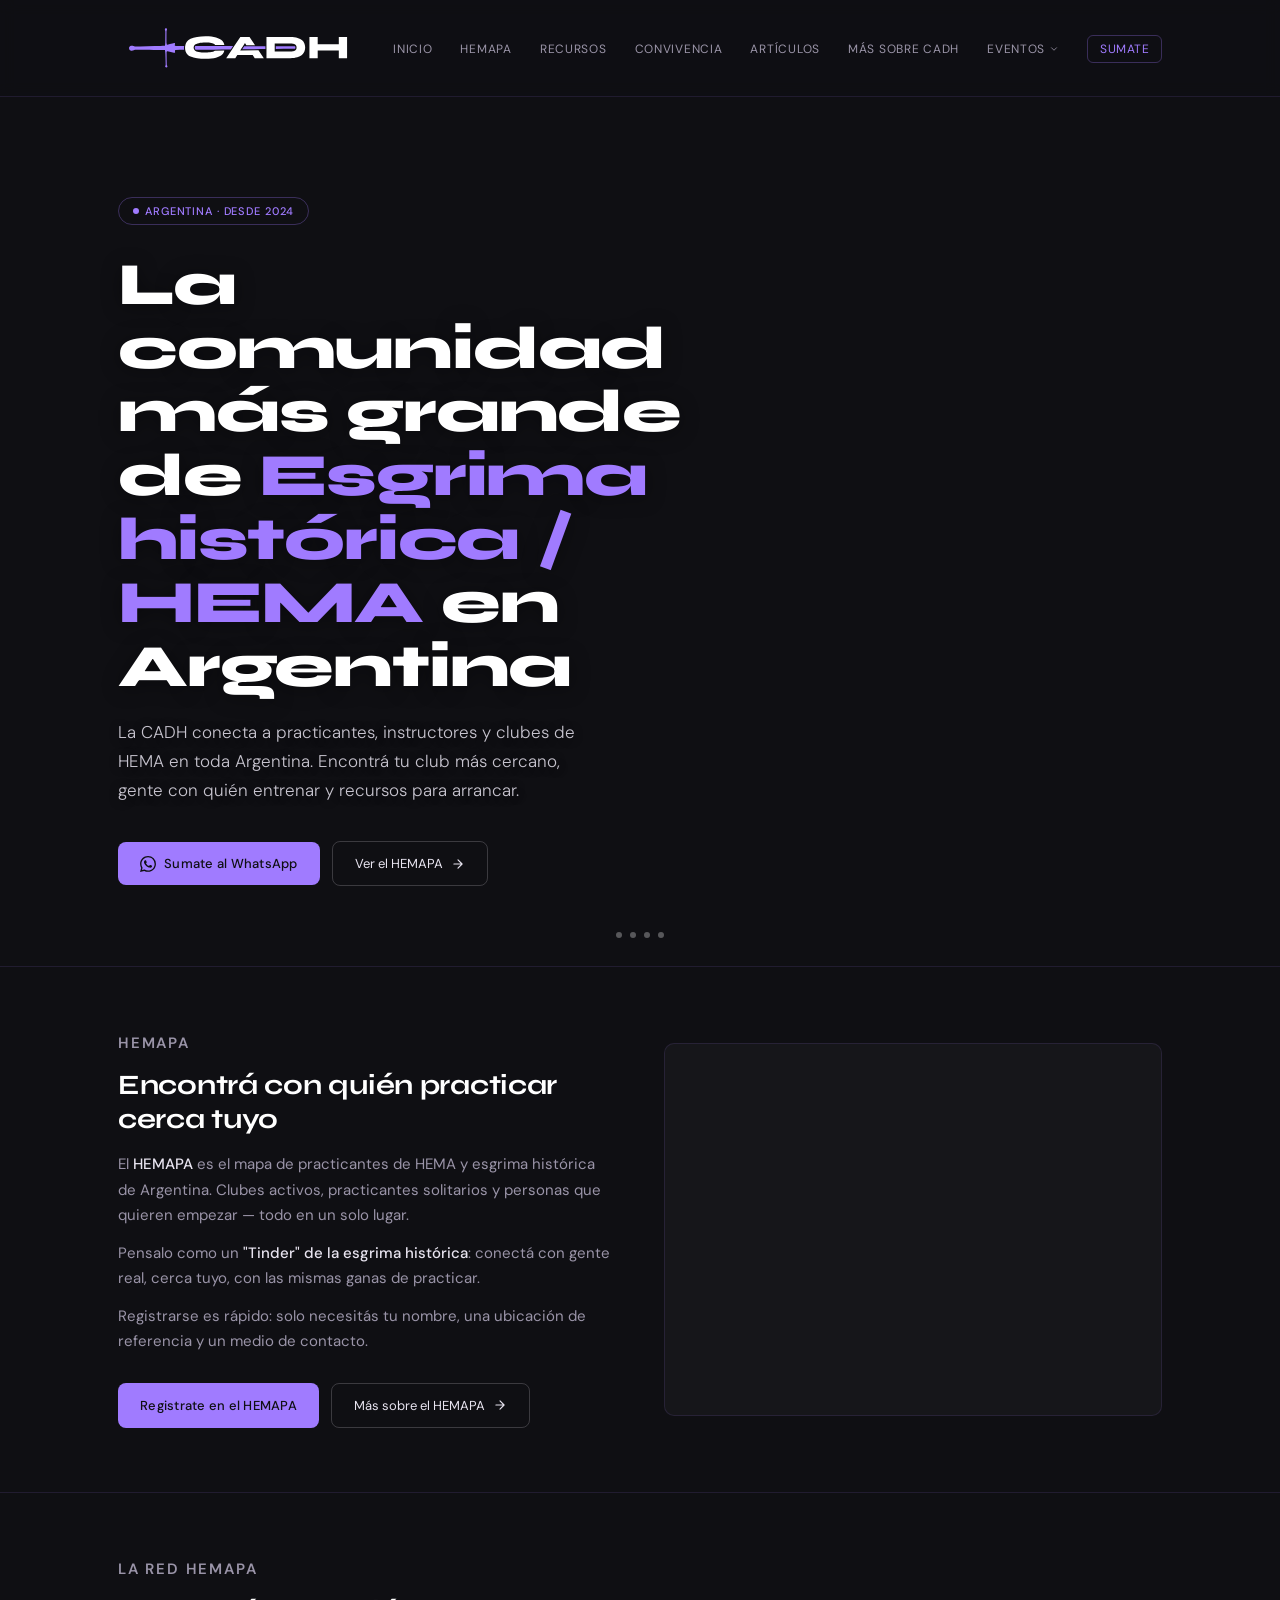
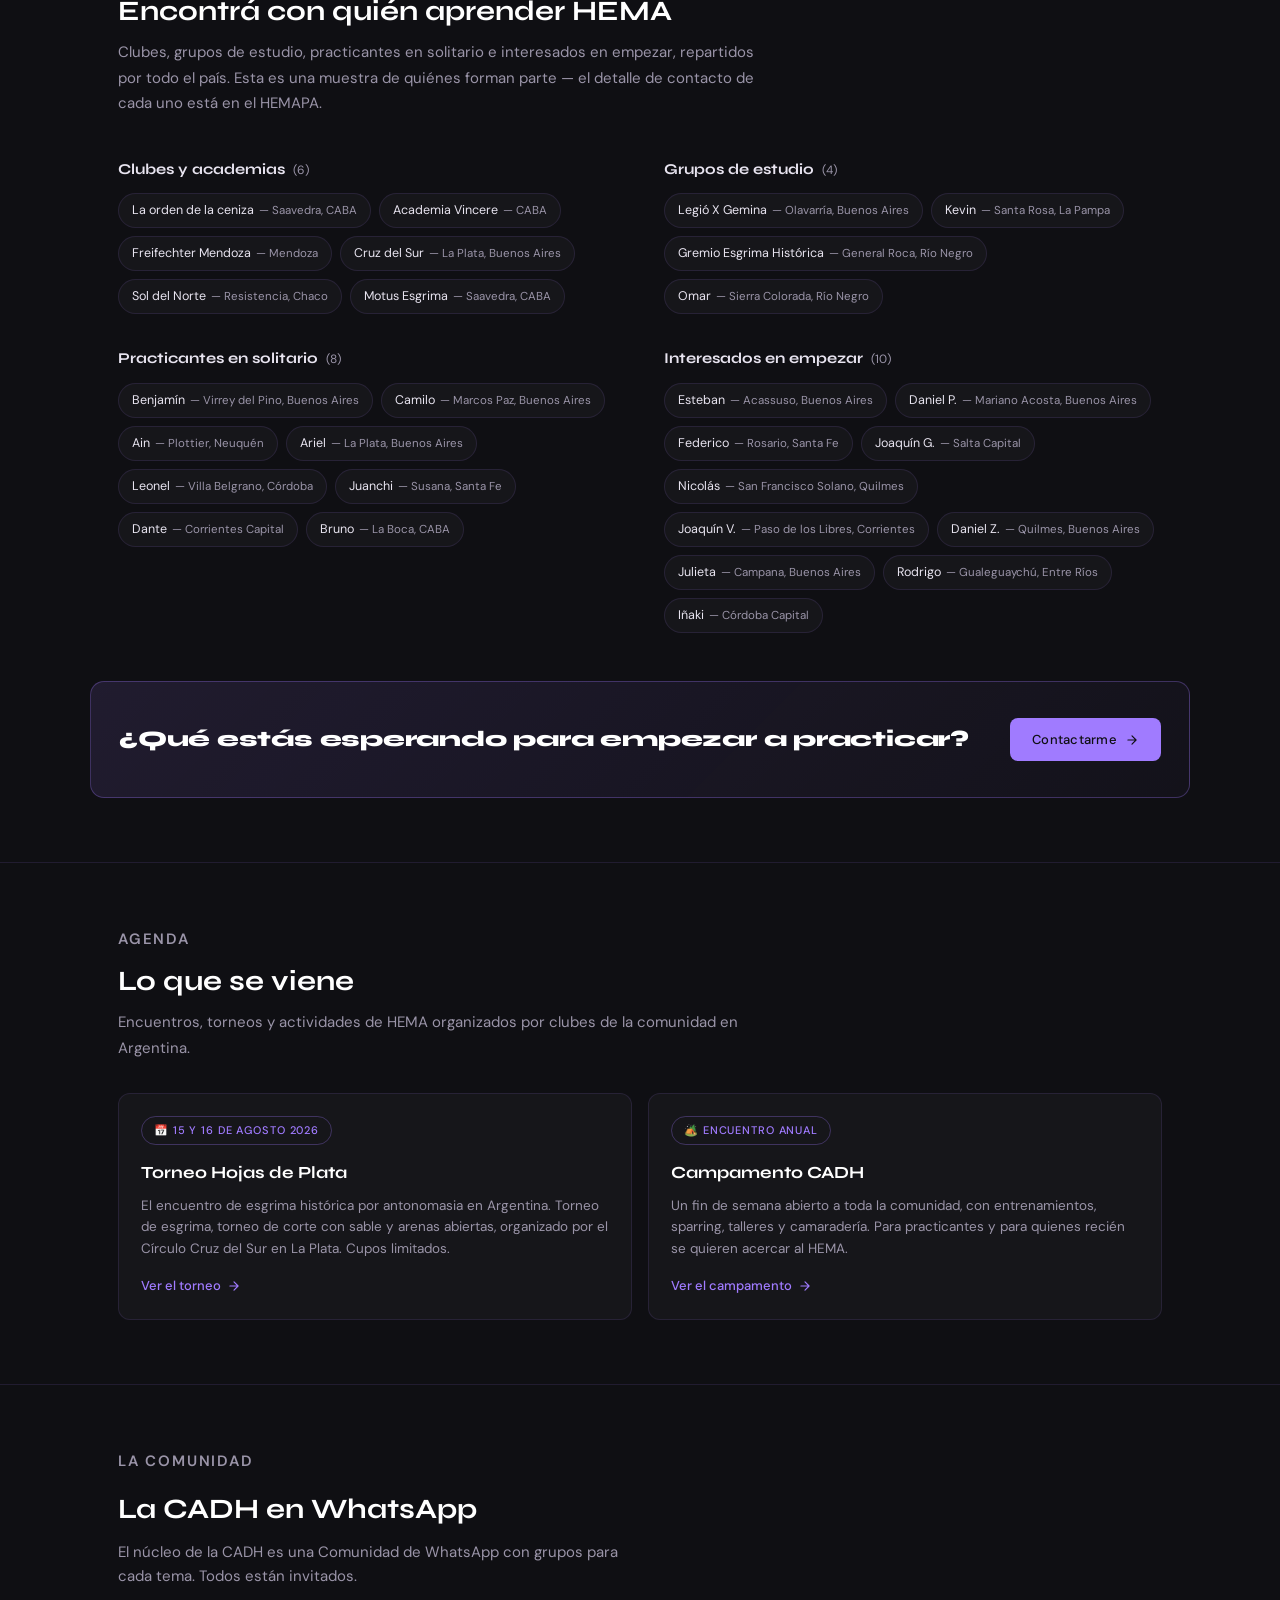
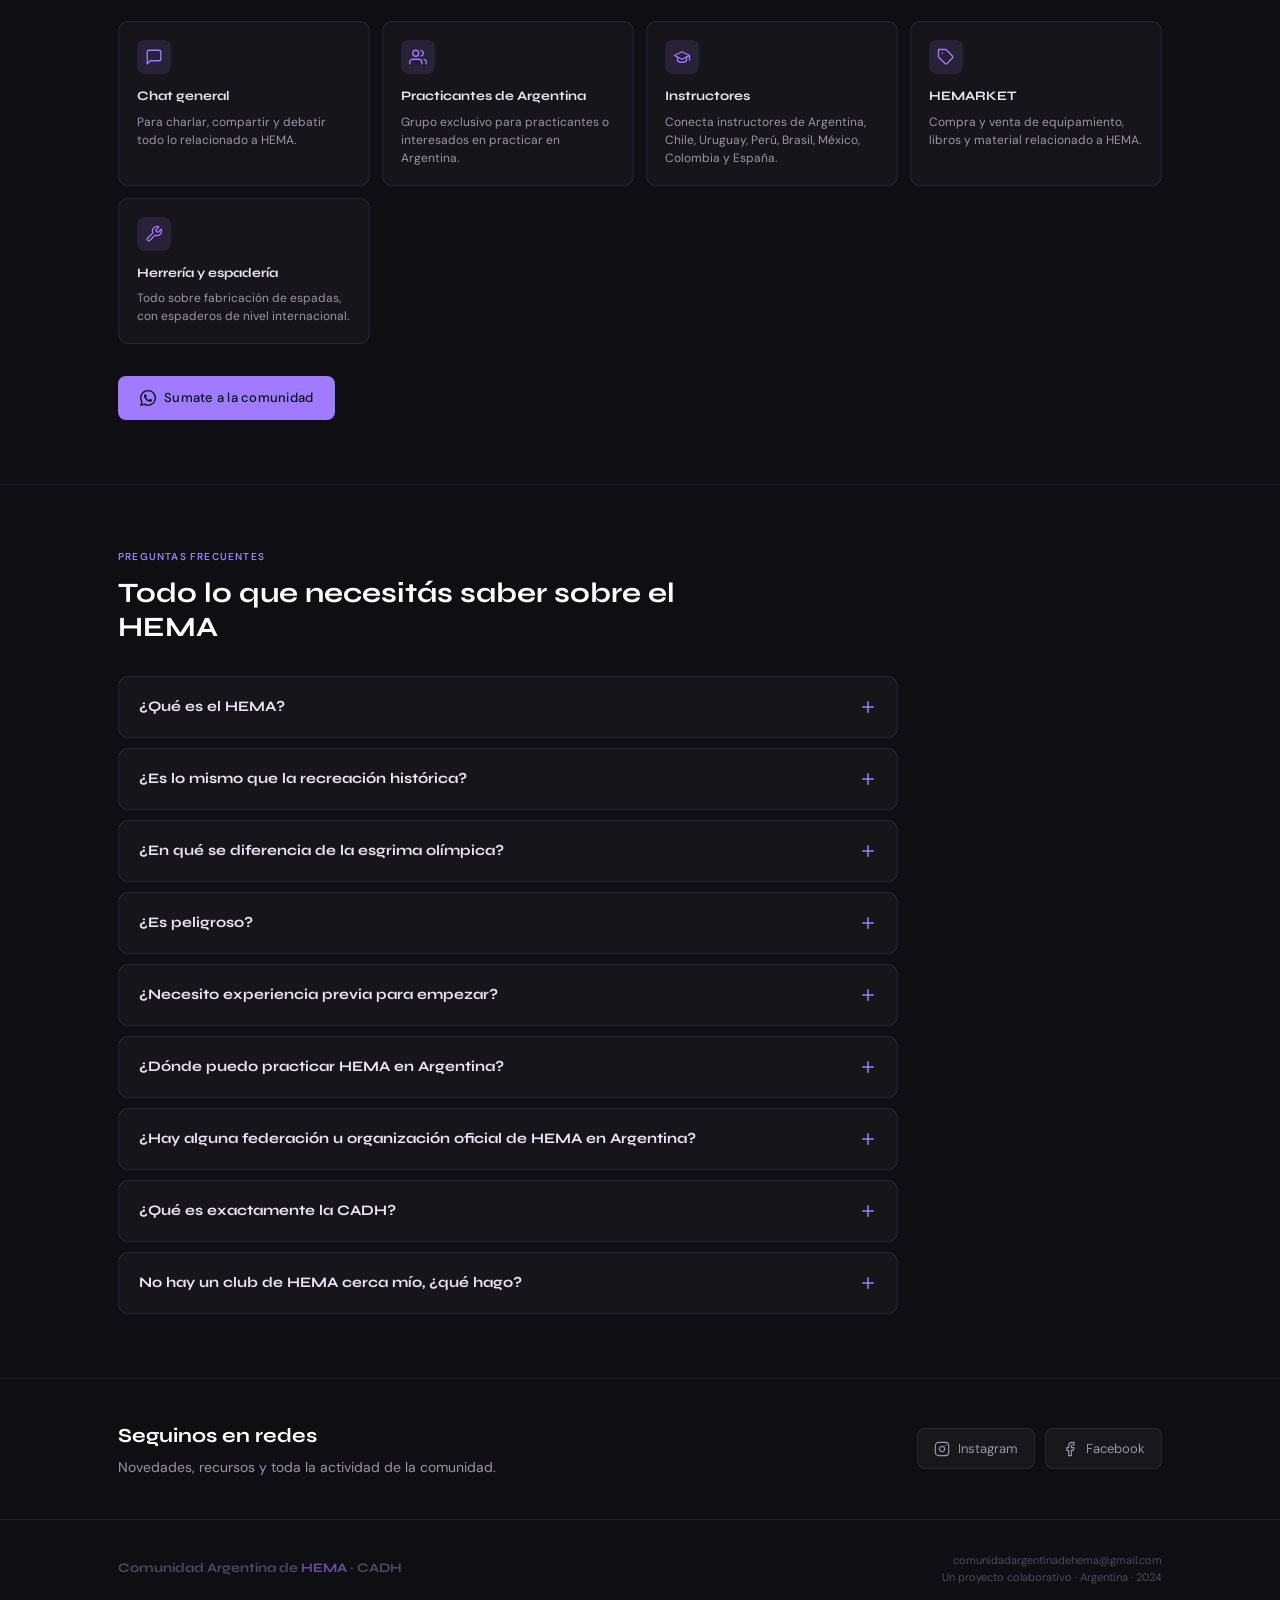
<file: index.html>
<!DOCTYPE html>
<html lang="es-AR">
<head>
  <meta charset="UTF-8">
  <meta name="viewport" content="width=device-width, initial-scale=1.0">
  <title>Comunidad Argentina de HEMA (CADH) — Esgrima Histórica Argentina</title>
  <meta name="description" content="La CADH conecta a practicantes, clubes e instructores de esgrima histórica (HEMA) en toda Argentina. Encontrá tu club más cercano en el HEMAPA.">
  <meta name="keywords" content="HEMA Argentina, esgrima histórica Argentina, clubes HEMA, esgrima medieval Argentina">
  <meta name="author" content="Comunidad Argentina de HEMA">
  <meta name="robots" content="index, follow">

  <link rel="icon" href="img/favicon.ico" sizes="any">
  <link rel="icon" href="img/favicon-192.png" type="image/png" sizes="192x192">

  <meta property="og:title" content="Comunidad Argentina de HEMA — CADH">
  <meta property="og:description" content="La comunidad de esgrima histórica más grande y activa en Argentina.">
  <meta property="og:image" content="https://www.cadh-hema.com.ar/img/og-image.jpg">
  <meta property="og:url" content="https://www.cadh-hema.com.ar/">
  <meta property="og:type" content="website">
  <meta property="og:locale" content="es_AR">

  <meta name="twitter:card" content="summary_large_image">
  <meta name="twitter:title" content="Comunidad Argentina de HEMA — CADH">
  <meta name="twitter:description" content="La comunidad de esgrima histórica más grande y activa en Argentina.">

  <link rel="canonical" href="https://www.cadh-hema.com.ar/">

  <link rel="preconnect" href="https://fonts.googleapis.com">
  <link rel="preconnect" href="https://fonts.gstatic.com" crossorigin>
  <link href="https://fonts.googleapis.com/css2?family=Syne:wght@700;800&family=DM+Sans:wght@300;400;500&display=swap" rel="stylesheet">

  <style>
    *, *::before, *::after { box-sizing: border-box; margin: 0; padding: 0; }

    :root {
      --color-bg:            #0f0f13;
      --color-text:          #e8e4f0;
      --color-text-muted:    #9a94a8;
      --color-text-footer:   #4e4a5a;
      --color-accent:        #a07bff;
      --color-accent-dark:   #7c5cbf;
      --color-surface:       rgba(255, 255, 255, 0.03);
      --color-border:        rgba(160, 120, 255, 0.12);
      --color-border-accent: rgba(160, 120, 255, 0.30);
      --font-display:        'Syne', sans-serif;
      --font-body:           'DM Sans', sans-serif;
      --space-xs:  4px;
      --space-sm:  8px;
      --space-md:  16px;
      --space-lg:  24px;
      --space-xl:  40px;
      --space-2xl: 64px;
      --max-width: 1100px;
      --pad-x:     28px;
    }

    html { scroll-behavior: smooth; }

    body {
      font-family: var(--font-body);
      background: var(--color-bg);
      color: var(--color-text);
      font-size: 15px;
      line-height: 1.65;
      -webkit-font-smoothing: antialiased;
    }

    a { color: inherit; text-decoration: none; }
    img { display: block; max-width: 100%; }

    /* ── UTILIDADES ── */
    .container {
      max-width: var(--max-width);
      margin: 0 auto;
      padding: 0 var(--pad-x);
    }

    .section-label {
      font-size: 10px;
      font-weight: 600;
      letter-spacing: 0.12em;
      text-transform: uppercase;
      color: var(--color-accent);
      margin-bottom: 12px;
    }

    .tag {
      display: inline-flex;
      align-items: center;
      gap: 6px;
      font-size: 11px;
      font-weight: 500;
      letter-spacing: 0.08em;
      text-transform: uppercase;
      color: var(--color-accent);
      border: 1px solid var(--color-border-accent);
      border-radius: 100px;
      padding: 4px 14px;
    }

    .tag-dot {
      width: 6px;
      height: 6px;
      border-radius: 50%;
      background: var(--color-accent);
      animation: pulse 2s ease-in-out infinite;
    }

    @keyframes pulse {
      0%, 100% { opacity: 1; }
      50%       { opacity: 0.25; }
    }

    /* ── BOTONES ── */
    .btn-primary {
      display: inline-flex;
      align-items: center;
      gap: 8px;
      background: var(--color-accent);
      color: #0f0f13;
      font-family: var(--font-body);
      font-weight: 500;
      font-size: 13px;
      letter-spacing: 0.02em;
      padding: 11px 22px;
      border-radius: 8px;
      border: none;
      cursor: pointer;
      transition: background 0.2s, transform 0.1s;
    }
    .btn-primary:hover  { background: #b892ff; }
    .btn-primary:active { transform: scale(0.98); }

    .btn-secondary {
      display: inline-flex;
      align-items: center;
      gap: 8px;
      background: transparent;
      color: var(--color-text);
      font-family: var(--font-body);
      font-weight: 400;
      font-size: 13px;
      padding: 11px 22px;
      border-radius: 8px;
      border: 1px solid rgba(232, 228, 240, 0.2);
      cursor: pointer;
      transition: border-color 0.2s, color 0.2s;
    }
    .btn-secondary:hover { border-color: rgba(232,228,240,0.45); color: #fff; }

    /* ── NAVEGACIÓN ── */
    .nav {
      position: sticky;
      top: 0;
      z-index: 100;
      background: rgba(15, 15, 19, 0.95);
      backdrop-filter: blur(8px);
      -webkit-backdrop-filter: blur(8px);
      border-bottom: 1px solid var(--color-border);
    }

    .nav-inner {
      display: flex;
      align-items: center;
      justify-content: space-between;
      height: 96px;
    }

    .nav-logo {
      display: flex;
      align-items: center;
      flex-shrink: 0;
      text-decoration: none;
    }

    /* Logo SVG real — se muestra cuando img/logo-cadh.svg existe */
    .nav-logo-img {
      height: 80px;
      width: auto;
      display: block;
    }

    /* Placeholder cuadrado — se muestra mientras no hay logo SVG */
    .nav-logo-placeholder {
      width: 36px;
      height: 36px;
      border-radius: 8px;
      background: rgba(160,120,255,0.12);
      border: 1px solid var(--color-border-accent);
      display: flex;
      align-items: center;
      justify-content: center;
      flex-shrink: 0;
    }
    .nav-logo-placeholder span {
      font-family: var(--font-display);
      font-weight: 800;
      font-size: 9px;
      letter-spacing: 0.08em;
      color: var(--color-accent);
    }

    .nav-links {
      display: flex;
      align-items: center;
      gap: 28px;
      list-style: none;
    }

    .nav-links a {
      font-size: 12px;
      font-weight: 400;
      letter-spacing: 0.06em;
      text-transform: uppercase;
      color: var(--color-text-muted);
      transition: color 0.2s;
    }
    .nav-links a:hover { color: var(--color-text); }

    .nav-links .nav-cta a {
      color: var(--color-accent);
      border: 1px solid var(--color-border-accent);
      border-radius: 6px;
      padding: 5px 12px;
      letter-spacing: 0.04em;
    }
    .nav-links .nav-cta a:hover { background: rgba(160,120,255,0.08); }

    /* ── DROPDOWN "EVENTOS" ── */
    .nav-dropdown { position: relative; }
    .nav-dropdown-toggle {
      display: inline-flex;
      align-items: center;
      gap: 4px;
      font-family: var(--font-body);
      font-size: 12px;
      font-weight: 400;
      letter-spacing: 0.06em;
      text-transform: uppercase;
      color: var(--color-text-muted);
      background: none;
      border: none;
      padding: 0;
      cursor: pointer;
      transition: color 0.2s;
    }
    .nav-dropdown-toggle:hover,
    .nav-dropdown:hover .nav-dropdown-toggle,
    .nav-dropdown:focus-within .nav-dropdown-toggle { color: var(--color-text); }
    .nav-dropdown-toggle.active { color: var(--color-accent); }
    .nav-dropdown-arrow { transition: transform 0.2s; flex-shrink: 0; }
    .nav-dropdown:hover .nav-dropdown-arrow,
    .nav-dropdown:focus-within .nav-dropdown-arrow { transform: rotate(180deg); }
    .nav-dropdown::after {
      content: '';
      position: absolute;
      top: 100%;
      left: 0;
      right: 0;
      height: 14px;
    }
    .nav-dropdown-menu {
      list-style: none;
      position: absolute;
      top: 100%;
      left: 50%;
      margin-top: 14px;
      background: rgba(15, 15, 19, 0.98);
      border: 1px solid var(--color-border);
      border-radius: 10px;
      padding: 8px;
      min-width: 210px;
      opacity: 0;
      visibility: hidden;
      transform: translateX(-50%) translateY(-6px);
      transition: opacity 0.2s, transform 0.2s, visibility 0.2s;
      box-shadow: 0 12px 32px rgba(0,0,0,0.4);
    }
    .nav-dropdown:hover .nav-dropdown-menu,
    .nav-dropdown:focus-within .nav-dropdown-menu {
      opacity: 1;
      visibility: visible;
      transform: translateX(-50%) translateY(0);
    }
    .nav-dropdown-menu a {
      display: block;
      padding: 9px 12px;
      border-radius: 6px;
      font-size: 12.5px;
      font-weight: 400;
      text-transform: none;
      letter-spacing: 0.01em;
      color: var(--color-text-muted);
      white-space: nowrap;
      transition: color 0.2s, background 0.2s;
    }
    .nav-dropdown-menu a:hover { background: rgba(160,120,255,0.08); color: var(--color-text); }
    .nav-dropdown-menu a.active { color: var(--color-accent); }

    .nav-mobile-label {
      font-size: 11px;
      font-weight: 600;
      letter-spacing: 0.1em;
      text-transform: uppercase;
      color: var(--color-accent);
      padding: 14px 0 4px;
    }
    .nav-mobile a.nav-mobile-sub { padding-left: 14px; font-size: 13px; }

    /* Hamburger */
    .nav-toggle {
      display: none;
      flex-direction: column;
      justify-content: center;
      gap: 5px;
      width: 36px;
      height: 36px;
      background: none;
      border: none;
      cursor: pointer;
      padding: 4px;
    }
    .nav-toggle span {
      display: block;
      height: 1.5px;
      background: var(--color-text);
      border-radius: 2px;
      transition: transform 0.3s, opacity 0.3s;
    }
    .nav-toggle.open span:nth-child(1) { transform: translateY(6.5px) rotate(45deg); }
    .nav-toggle.open span:nth-child(2) { opacity: 0; }
    .nav-toggle.open span:nth-child(3) { transform: translateY(-6.5px) rotate(-45deg); }

    .nav-mobile {
      display: none;
      flex-direction: column;
      border-top: 1px solid var(--color-border);
      padding: 16px var(--pad-x) 20px;
      gap: 4px;
    }
    .nav-mobile.open { display: flex; }
    .nav-mobile a {
      font-size: 14px;
      font-weight: 400;
      color: var(--color-text-muted);
      padding: 10px 0;
      border-bottom: 1px solid rgba(255,255,255,0.04);
      transition: color 0.2s;
    }
    .nav-mobile a:hover { color: var(--color-text); }
    .nav-mobile a.mobile-cta {
      color: var(--color-accent);
      font-weight: 500;
      border-bottom: none;
      margin-top: 8px;
    }

    /* ── HERO ── */
    .hero {
      position: relative;
      min-height: 92vh;
      display: flex;
      align-items: center;
      border-bottom: 1px solid var(--color-border);
      overflow: hidden;
    }

    /* Slides de fondo */
    .hero-slides {
      position: absolute;
      inset: 0;
      z-index: 0;
    }

    .hero-slide {
      position: absolute;
      inset: 0;
      background-size: cover;
      background-position: center;
      opacity: 0;
      animation: heroFade 20s infinite;
    }

    /* Cada slide arranca en un momento distinto del ciclo de 20s */
    /* Con 4 fotos: cada una dura 5s, 1s de fade entre ellas      */
    .hero-slide:nth-child(1) { animation-delay:  0s; background-image: url('img/hero-1.jpg'); }
    .hero-slide:nth-child(2) { animation-delay:  5s; background-image: url('img/hero-2.jpg'); }
    .hero-slide:nth-child(3) { animation-delay: 10s; background-image: url('img/hero-3.jpg'); }
    .hero-slide:nth-child(4) { animation-delay: 15s; background-image: url('img/hero-4.jpg'); }

    /* Imágenes reales para SEO/accesibilidad: mismo contenido que el fondo CSS de arriba, oculto visualmente */
    .hero-slides-sr {
      position: absolute;
      width: 1px;
      height: 1px;
      overflow: hidden;
      clip: rect(0, 0, 0, 0);
      white-space: nowrap;
    }

    @keyframes heroFade {
      0%           { opacity: 0; }
      5%           { opacity: 1; }   /* fade in rápido */
      25%          { opacity: 1; }   /* se mantiene */
      30%          { opacity: 0; }   /* fade out */
      100%         { opacity: 0; }
    }

    /* Overlay: gradiente oscuro abajo y sutil arriba para legibilidad */
    .hero-overlay {
      position: absolute;
      inset: 0;
      z-index: 1;
      background:
        linear-gradient(to bottom,
          rgba(15,15,19,0.45) 0%,
          rgba(15,15,19,0.25) 40%,
          rgba(15,15,19,0.70) 75%,
          rgba(15,15,19,0.92) 100%
        );
    }

    /* Contenido sobre el fondo */
    .hero-content {
      position: relative;
      z-index: 2;
      padding: 100px 0 80px;
      width: 100%;
    }

    .hero-tag { margin-bottom: 28px; }

    .hero-logo {
      height: 72px;
      width: auto;
      display: block;
      margin-bottom: 36px;
      filter: drop-shadow(0 2px 16px rgba(160,120,255,0.25));
    }

    .hero h1 {
      font-family: var(--font-display);
      font-weight: 800;
      font-size: clamp(36px, 5.5vw, 60px);
      line-height: 1.06;
      letter-spacing: -0.02em;
      color: #fff;
      max-width: 680px;
      margin-bottom: 20px;
      text-shadow: 0 2px 20px rgba(0,0,0,0.4);
    }

    .hero h1 em {
      font-style: normal;
      color: var(--color-accent);
    }

    .hero-sub {
      font-size: 17px;
      font-weight: 300;
      line-height: 1.7;
      color: rgba(232,228,240,0.85);
      max-width: 480px;
      margin-bottom: 36px;
      text-shadow: 0 1px 8px rgba(0,0,0,0.5);
    }

    .hero-ctas {
      display: flex;
      gap: 12px;
      flex-wrap: wrap;
      align-items: center;
    }

    /* Indicadores de slide (puntitos abajo) */
    .hero-dots {
      position: absolute;
      bottom: 28px;
      left: 50%;
      transform: translateX(-50%);
      z-index: 2;
      display: flex;
      gap: 8px;
    }

    .hero-dot {
      width: 6px;
      height: 6px;
      border-radius: 50%;
      background: rgba(255,255,255,0.3);
      animation: dotActive 20s infinite;
    }

    .hero-dot:nth-child(1) { animation-delay:  0s; }
    .hero-dot:nth-child(2) { animation-delay:  5s; }
    .hero-dot:nth-child(3) { animation-delay: 10s; }
    .hero-dot:nth-child(4) { animation-delay: 15s; }

    @keyframes dotActive {
      0%   { background: rgba(160,120,255,0.9); width: 18px; border-radius: 4px; }
      25%  { background: rgba(160,120,255,0.9); width: 18px; border-radius: 4px; }
      30%  { background: rgba(255,255,255,0.3); width: 6px;  border-radius: 50%; }
      100% { background: rgba(255,255,255,0.3); width: 6px;  border-radius: 50%; }
    }

    /* ── HEMAPA (sección destacada) ── */
    .hemapa-section {
      padding: var(--space-2xl) 0;
      border-bottom: 1px solid var(--color-border);
    }

    .hemapa-grid {
      display: grid;
      grid-template-columns: 1fr 1fr;
      gap: 48px;
      align-items: center;
    }

    .hemapa-content h2 {
      font-family: var(--font-display);
      font-weight: 700;
      font-size: 28px;
      line-height: 1.2;
      letter-spacing: -0.01em;
      color: #fff;
      margin-bottom: 16px;
    }

    .hemapa-content p {
      font-size: 15px;
      color: var(--color-text-muted);
      line-height: 1.7;
      margin-bottom: 12px;
    }

    .hemapa-content p strong {
      color: var(--color-text);
      font-weight: 500;
    }

    .hemapa-ctas {
      display: flex;
      gap: 12px;
      flex-wrap: wrap;
      margin-top: 28px;
    }

    .hemapa-map {
      border-radius: 10px;
      overflow: hidden;
      border: 1px solid var(--color-border);
      aspect-ratio: 4/3;
      background: var(--color-surface);
    }

    .hemapa-map iframe {
      width: 100%;
      height: 100%;
      display: block;
      border: none;
      filter: invert(90%) hue-rotate(180deg);
    }

    /* ── PREVIEW HEMAPA (listado de la comunidad) ── */
    .comunidad-section {
      padding: var(--space-2xl) 0;
      border-bottom: 1px solid var(--color-border);
    }

    .comunidad-header {
      max-width: 640px;
      margin-bottom: 40px;
    }

    .comunidad-header h2 {
      font-family: var(--font-display);
      font-weight: 700;
      font-size: 28px;
      line-height: 1.2;
      color: #fff;
      margin-bottom: 12px;
    }

    .comunidad-header p {
      font-size: 15px;
      color: var(--color-text-muted);
      line-height: 1.7;
    }

    .comunidad-categorias {
      display: grid;
      grid-template-columns: 1fr 1fr;
      gap: 32px 48px;
    }

    .comunidad-categoria-header {
      display: flex;
      align-items: baseline;
      gap: 8px;
      margin-bottom: 12px;
    }

    .comunidad-categoria-header h3 {
      font-family: var(--font-display);
      font-weight: 700;
      font-size: 15px;
      color: var(--color-text);
    }

    .comunidad-categoria-header .count {
      font-size: 12px;
      color: var(--color-text-muted);
    }

    .comunidad-chips {
      display: flex;
      flex-wrap: wrap;
      gap: 8px;
    }

    .comunidad-chip {
      display: inline-flex;
      align-items: baseline;
      gap: 5px;
      font-size: 12.5px;
      color: var(--color-text);
      background: var(--color-surface);
      border: 1px solid var(--color-border);
      border-radius: 100px;
      padding: 6px 13px;
    }

    .comunidad-chip .chip-lugar {
      color: var(--color-text-muted);
      font-size: 11.5px;
    }

    .comunidad-cta {
      margin-top: 48px;
      padding: 36px var(--pad-x);
      margin-left: calc(var(--pad-x) * -1);
      margin-right: calc(var(--pad-x) * -1);
      background: linear-gradient(135deg, rgba(160,120,255,0.12), rgba(160,120,255,0.03));
      border: 1px solid var(--color-border-accent);
      border-radius: 14px;
      display: flex;
      align-items: center;
      justify-content: space-between;
      gap: 20px;
      flex-wrap: wrap;
    }

    .comunidad-cta h3 {
      font-family: var(--font-display);
      font-weight: 800;
      font-size: 22px;
      color: #fff;
      letter-spacing: -0.01em;
    }

    /* ── EVENTOS ── */
    .eventos-section {
      padding: var(--space-2xl) 0;
      border-bottom: 1px solid var(--color-border);
    }

    .eventos-header {
      max-width: 640px;
      margin-bottom: 32px;
    }

    .eventos-header h2 {
      font-family: var(--font-display);
      font-weight: 700;
      font-size: 28px;
      line-height: 1.2;
      color: #fff;
      margin-bottom: 12px;
    }

    .eventos-header p {
      font-size: 15px;
      color: var(--color-text-muted);
      line-height: 1.7;
    }

    .eventos-grid {
      display: grid;
      grid-template-columns: repeat(auto-fit, minmax(280px, 1fr));
      gap: 16px;
    }

    .evento-card {
      background: var(--color-surface);
      border: 1px solid var(--color-border);
      border-radius: 12px;
      padding: 22px;
      display: flex;
      flex-direction: column;
      transition: border-color 0.2s, background 0.2s;
    }
    .evento-card:hover {
      border-color: var(--color-border-accent);
      background: rgba(160,120,255,0.04);
    }

    .evento-fecha {
      display: inline-flex;
      align-items: center;
      gap: 6px;
      align-self: flex-start;
      font-size: 11px;
      font-weight: 500;
      letter-spacing: 0.08em;
      text-transform: uppercase;
      color: var(--color-accent);
      border: 1px solid var(--color-border-accent);
      border-radius: 100px;
      padding: 4px 12px;
      margin-bottom: 14px;
    }

    .evento-card h3 {
      font-family: var(--font-display);
      font-weight: 700;
      font-size: 17px;
      color: #fff;
      margin-bottom: 8px;
    }

    .evento-card p {
      font-size: 13.5px;
      color: var(--color-text-muted);
      line-height: 1.6;
      margin-bottom: 16px;
      flex-grow: 1;
    }

    .evento-link {
      display: inline-flex;
      align-items: center;
      gap: 6px;
      font-size: 13px;
      font-weight: 500;
      color: var(--color-accent);
      align-self: flex-start;
      transition: gap 0.2s;
    }
    .evento-link:hover { gap: 10px; }

    /* ── WHATSAPP ── */
    .whatsapp-section {
      padding: var(--space-2xl) 0;
      border-bottom: 1px solid var(--color-border);
    }

    .whatsapp-header {
      margin-bottom: 32px;
    }

    .whatsapp-header h2 {
      font-family: var(--font-display);
      font-weight: 700;
      font-size: 28px;
      color: #fff;
      margin-bottom: 8px;
    }

    .whatsapp-header p {
      font-size: 15px;
      color: var(--color-text-muted);
      max-width: 520px;
    }

    .grupos-grid {
      display: grid;
      grid-template-columns: repeat(auto-fit, minmax(220px, 1fr));
      gap: 12px;
      margin-bottom: 32px;
    }

    .grupo-card {
      background: var(--color-surface);
      border: 1px solid var(--color-border);
      border-radius: 10px;
      padding: 18px;
      transition: border-color 0.2s, background 0.2s;
    }
    .grupo-card:hover {
      border-color: var(--color-border-accent);
      background: rgba(160,120,255,0.04);
    }

    .grupo-icon {
      width: 34px;
      height: 34px;
      border-radius: 8px;
      background: rgba(160,120,255,0.12);
      display: flex;
      align-items: center;
      justify-content: center;
      margin-bottom: 12px;
      font-size: 16px;
    }

    .grupo-card h3 {
      font-family: var(--font-display);
      font-weight: 700;
      font-size: 13px;
      color: var(--color-text);
      margin-bottom: 5px;
    }

    .grupo-card p {
      font-size: 12px;
      color: var(--color-text-muted);
      line-height: 1.5;
    }

    /* ── REDES ── */
    .redes-section {
      padding: var(--space-xl) 0;
      border-bottom: 1px solid var(--color-border);
    }

    .redes-inner {
      display: flex;
      align-items: center;
      justify-content: space-between;
      gap: 24px;
      flex-wrap: wrap;
    }

    .redes-text h2 {
      font-family: var(--font-display);
      font-weight: 700;
      font-size: 20px;
      color: #fff;
      margin-bottom: 4px;
    }

    .redes-text p {
      font-size: 14px;
      color: var(--color-text-muted);
    }

    .redes-links {
      display: flex;
      gap: 10px;
      flex-wrap: wrap;
    }

    .red-btn {
      display: inline-flex;
      align-items: center;
      gap: 8px;
      font-size: 13px;
      font-weight: 400;
      color: var(--color-text-muted);
      background: rgba(255,255,255,0.04);
      border: 1px solid rgba(255,255,255,0.08);
      border-radius: 8px;
      padding: 9px 16px;
      transition: color 0.2s, border-color 0.2s, background 0.2s;
    }
    .red-btn:hover {
      color: var(--color-text);
      border-color: rgba(255,255,255,0.18);
      background: rgba(255,255,255,0.07);
    }

    .red-btn svg {
      width: 16px;
      height: 16px;
      flex-shrink: 0;
    }

    /* ── FAQ ── */
    .faq-section {
      padding: var(--space-2xl) 0;
      border-bottom: 1px solid var(--color-border);
    }

    .faq-header {
      max-width: 640px;
      margin-bottom: 32px;
    }

    .faq-header h2 {
      font-family: var(--font-display);
      font-weight: 700;
      font-size: 28px;
      line-height: 1.2;
      color: #fff;
    }

    .faq-list {
      display: flex;
      flex-direction: column;
      gap: 10px;
      max-width: 780px;
    }

    .faq-item {
      background: var(--color-surface);
      border: 1px solid var(--color-border);
      border-radius: 10px;
      overflow: hidden;
    }

    .faq-item summary {
      cursor: pointer;
      list-style: none;
      display: flex;
      align-items: center;
      justify-content: space-between;
      gap: 16px;
      padding: 18px 20px;
      font-family: var(--font-display);
      font-weight: 700;
      font-size: 14.5px;
      color: var(--color-text);
      transition: color 0.2s;
    }
    .faq-item summary::-webkit-details-marker { display: none; }
    .faq-item summary::marker { content: ''; }
    .faq-item summary:hover { color: #fff; }

    .faq-icon {
      flex-shrink: 0;
      width: 18px;
      height: 18px;
      color: var(--color-accent);
      transition: transform 0.25s ease;
    }
    .faq-item[open] .faq-icon { transform: rotate(45deg); }

    .faq-answer {
      padding: 0 20px 20px;
    }

    .faq-answer p {
      font-size: 14px;
      color: var(--color-text-muted);
      line-height: 1.7;
    }

    .faq-answer a {
      color: var(--color-accent);
      text-decoration: underline;
      text-underline-offset: 2px;
    }
    .faq-answer a:hover { color: #b892ff; }

    /* ── FOOTER ── */
    .footer {
      padding: 32px 0;
    }

    .footer-inner {
      display: flex;
      align-items: center;
      justify-content: space-between;
      gap: 16px;
      flex-wrap: wrap;
    }

    .footer-brand {
      font-family: var(--font-display);
      font-weight: 700;
      font-size: 13px;
      color: var(--color-text-footer);
    }
    .footer-brand span { color: var(--color-accent); opacity: 0.6; }

    .footer-meta {
      font-size: 11px;
      color: var(--color-text-footer);
      line-height: 1.6;
      text-align: right;
    }

    .footer-meta a {
      color: var(--color-text-footer);
      transition: color 0.2s;
    }
    .footer-meta a:hover { color: var(--color-text-muted); }

    /* ── RESPONSIVE ── */
    @media (max-width: 768px) {
      :root { --pad-x: 16px; }

      .nav-links  { display: none; }
      .nav-toggle { display: flex; }

      .hero { min-height: 85vh; }
      .hero-content { padding: 80px 0 60px; }

      .hemapa-grid {
        grid-template-columns: 1fr;
        gap: 32px;
      }

      .hemapa-map {
        aspect-ratio: 4/3;
        order: -1;
      }

      .comunidad-categorias {
        grid-template-columns: 1fr;
        gap: 28px;
      }

      .comunidad-cta {
        flex-direction: column;
        align-items: flex-start;
        text-align: left;
      }

      .comunidad-cta .btn-primary { width: 100%; justify-content: center; }

      .grupos-grid {
        grid-template-columns: 1fr 1fr;
      }

      .redes-inner {
        flex-direction: column;
        align-items: flex-start;
        gap: 16px;
      }

      .footer-inner {
        flex-direction: column;
        align-items: flex-start;
      }

      .footer-meta { text-align: left; }
    }

    @media (max-width: 480px) {
      .grupos-grid { grid-template-columns: 1fr; }
      .hero-ctas   { flex-direction: column; align-items: flex-start; }
      .hemapa-ctas { flex-direction: column; align-items: flex-start; }
    }
  </style>
  <script type="application/ld+json">
  {
    "@context": "https://schema.org",
    "@type": "SportsOrganization",
    "name": "Comunidad Argentina de HEMA",
    "alternateName": "CADH",
    "url": "https://www.cadh-hema.com.ar/",
    "logo": "https://www.cadh-hema.com.ar/img/logo-cadh.svg",
    "description": "Comunidad que conecta a practicantes, clubes e instructores de esgrima histórica (HEMA) en toda Argentina.",
    "areaServed": {
      "@type": "Country",
      "name": "Argentina"
    },
    "sameAs": [
      "https://www.instagram.com/cadh.hema",
      "https://www.facebook.com/cadhhema"
    ]
  }
  </script>
  <script type="application/ld+json">
  {
    "@context": "https://schema.org",
    "@type": "FAQPage",
    "mainEntity": [
      {
        "@type": "Question",
        "name": "¿Qué es el HEMA?",
        "acceptedAnswer": {
          "@type": "Answer",
          "text": "HEMA (Historical European Martial Arts), también conocido como esgrima histórica, es la reconstrucción de las artes marciales europeas a partir de manuscritos y manuales que enseñaban cómo combatir, desde la Baja Edad Media hasta el siglo XIX. En la práctica, es aprender a pelear con espada larga, sable, ropera y otras armas históricas, de la forma más cercana posible a como se hacía en la época de su uso, pero de forma segura y con fines recreativos o competitivos."
        }
      },
      {
        "@type": "Question",
        "name": "¿Es lo mismo que la recreación histórica?",
        "acceptedAnswer": {
          "@type": "Answer",
          "text": "No. Alguien que practica HEMA estudia técnicas de combate reales a partir de fuentes históricas, de forma similar a como alguien que practica kendo no es un samurái actuando un papel. El HEMA nació de la investigación académica y la arqueología experimental. Lo que se intenta recrear es la técnica, no la estética de una época en particular."
        }
      },
      {
        "@type": "Question",
        "name": "¿En qué se diferencia de la esgrima olímpica?",
        "acceptedAnswer": {
          "@type": "Answer",
          "text": "La esgrima deportiva u olímpica moderna evolucionó de la esgrima de espada y sable del siglo XIX, donde era común que la aristocracia se batiera a duelo o practicara de forma recreativa. Con el tiempo se establecieron reglas deportivas que optimizaron las técnicas para el desempeño competitivo, dejando de lado la faceta marcial. El HEMA recoge esa faceta marcial y es lo que busca recrear, por eso las armas son mucho más variadas: espada larga, sable militar, ropera, daga, lucha, armas astadas y más."
        }
      },
      {
        "@type": "Question",
        "name": "¿Es peligroso practicar HEMA?",
        "acceptedAnswer": {
          "@type": "Answer",
          "text": "No más que cualquier otro deporte de contacto, siempre que se use el equipo de seguridad adecuado: careta, pechera, guantes y chaqueta para HEMA. Las espadas de entrenamiento son romas y flexibles, diseñadas para reducir el impacto de los golpes."
        }
      },
      {
        "@type": "Question",
        "name": "¿Necesito experiencia previa para empezar?",
        "acceptedAnswer": {
          "@type": "Answer",
          "text": "No. La mayoría de quienes empiezan HEMA no tuvieron ninguna experiencia previa en artes marciales ni esgrima. Solo hace falta ganas de aprender, los clubes enseñan desde cero."
        }
      },
      {
        "@type": "Question",
        "name": "¿Dónde puedo practicar HEMA en Argentina?",
        "acceptedAnswer": {
          "@type": "Answer",
          "text": "Consultá el HEMAPA de la Comunidad Argentina de HEMA: vas a encontrar un amplio listado de clubes, así como personas interesadas en practicar por su cuenta, repartidos por todo el país."
        }
      },
      {
        "@type": "Question",
        "name": "No hay un club de HEMA cerca mío, ¿qué hago?",
        "acceptedAnswer": {
          "@type": "Answer",
          "text": "Podés sumarte igual a la comunidad de la CADH y buscar a otros interesados en tu zona a través del HEMAPA, para armar un grupo de estudio propio. También hay recursos como libros, canales de YouTube y manuales para arrancar por tu cuenta mientras encontrás compañeros de entrenamiento."
        }
      }
    ]
  }
  </script>
</head>
<body>

  <!-- NAVEGACIÓN -->
  <header class="nav">
    <div class="container">
      <nav class="nav-inner">
        <a href="index.html" class="nav-logo" aria-label="Comunidad Argentina de HEMA">
            <img src="img/logo-cadh.svg" alt="CADH" class="nav-logo-img">
          </a>
        <ul class="nav-links">
          <li><a href="index.html">Inicio</a></li>
          <li><a href="hemapa.html">HEMAPA</a></li>
          <li><a href="recursos.html">Recursos</a></li>
          <li><a href="convivencia.html">Convivencia</a></li>
          <li><a href="articulos/index.html">Artículos</a></li>
          <li><a href="sobre-cadh.html">Más sobre CADH</a></li>
          <li class="nav-dropdown">
            <button class="nav-dropdown-toggle" aria-haspopup="true" aria-expanded="false">
              Eventos
              <svg class="nav-dropdown-arrow" viewBox="0 0 24 24" fill="none" stroke="currentColor" stroke-width="2" stroke-linecap="round" stroke-linejoin="round" width="10" height="10" aria-hidden="true"><path d="M6 9l6 6 6-6"/></svg>
            </button>
            <ul class="nav-dropdown-menu">
              <li><a href="campamento.html">Campamento CADH</a></li>
              <li><a href="torneo-hojas-de-plata.html">Torneo Hojas de Plata</a></li>
            </ul>
          </li>
          <li class="nav-cta"><a href="https://chat.whatsapp.com/J8FOacdq1g0GMBEtuvFxuf" target="_blank" rel="noopener">Sumate</a></li>
        </ul>
        <button class="nav-toggle" id="navToggle" aria-label="Abrir menú" aria-expanded="false">
          <span></span><span></span><span></span>
        </button>
      </nav>
    </div>
    <nav class="nav-mobile" id="navMobile" aria-label="Menú mobile">
      <a href="index.html">Inicio</a>
      <a href="hemapa.html">HEMAPA</a>
      <a href="recursos.html">Recursos</a>
      <a href="convivencia.html">Convivencia</a>
      <a href="articulos/index.html">Artículos</a>
      <a href="sobre-cadh.html">Más sobre CADH</a>
      <span class="nav-mobile-label">Eventos</span>
      <a href="campamento.html" class="nav-mobile-sub">Campamento CADH</a>
      <a href="torneo-hojas-de-plata.html" class="nav-mobile-sub">Torneo Hojas de Plata</a>
      <a href="https://chat.whatsapp.com/J8FOacdq1g0GMBEtuvFxuf" target="_blank" rel="noopener" class="mobile-cta">Sumate al WhatsApp →</a>
    </nav>
  </header>

  <main>

    <!-- HERO -->
    <section class="hero">

      <!-- Imágenes de fondo rotativas -->
      <!-- Reemplazá hero-1.jpg, hero-2.jpg, etc. con tus fotos en la carpeta img/ -->
      <div class="hero-slides" aria-hidden="true">
        <div class="hero-slide"></div>
        <div class="hero-slide"></div>
        <div class="hero-slide"></div>
        <div class="hero-slide"></div>
      </div>

      <!-- Versión indexable de las mismas fotos (oculta visualmente, el fondo real lo pone el CSS de arriba) -->
      <div class="hero-slides-sr">
        <img src="img/hero-1.jpg" alt="Practicantes de esgrima histórica HEMA entrenando con espada larga en Argentina">
        <img src="img/hero-2.jpg" alt="Entrenamiento de HEMA con espadas y equipo de protección en un club argentino">
        <img src="img/hero-3.jpg" alt="Combate de esgrima histórica con sable entre practicantes de HEMA en Argentina">
        <img src="img/hero-4.jpg" alt="Clase de esgrima histórica HEMA de un club de la Comunidad Argentina de HEMA">
      </div>

      <!-- Overlay de oscurecimiento -->
      <div class="hero-overlay" aria-hidden="true"></div>

      <!-- Contenido -->
      <div class="hero-content">
        <div class="container">
          <div class="hero-tag">
            <span class="tag">
              <span class="tag-dot"></span>
              Argentina · Desde 2024
            </span>
          </div>
          <h1>La comunidad más grande de <em>Esgrima histórica / HEMA</em> en Argentina</h1>
          <p class="hero-sub">
            La CADH conecta a practicantes, instructores y clubes de HEMA en toda Argentina. Encontrá tu club más cercano, gente con quién entrenar y recursos para arrancar.
          </p>
          <div class="hero-ctas">
            <a href="https://chat.whatsapp.com/J8FOacdq1g0GMBEtuvFxuf" target="_blank" rel="noopener" class="btn-primary">
              <svg viewBox="0 0 24 24" fill="currentColor" width="16" height="16" aria-hidden="true"><path d="M17.472 14.382c-.297-.149-1.758-.867-2.03-.967-.273-.099-.471-.148-.67.15-.197.297-.767.966-.94 1.164-.173.199-.347.223-.644.075-.297-.15-1.255-.463-2.39-1.475-.883-.788-1.48-1.761-1.653-2.059-.173-.297-.018-.458.13-.606.134-.133.298-.347.446-.52.149-.174.198-.298.298-.497.099-.198.05-.371-.025-.52-.075-.149-.669-1.612-.916-2.207-.242-.579-.487-.5-.669-.51a12.8 12.8 0 0 0-.57-.01c-.198 0-.52.074-.792.372-.272.297-1.04 1.016-1.04 2.479 0 1.462 1.065 2.875 1.213 3.074.149.198 2.096 3.2 5.077 4.487.709.306 1.262.489 1.694.625.712.227 1.36.195 1.871.118.571-.085 1.758-.719 2.006-1.413.248-.694.248-1.289.173-1.413-.074-.124-.272-.198-.57-.347m-5.421 7.403h-.004a9.87 9.87 0 0 1-5.031-1.378l-.361-.214-3.741.982.998-3.648-.235-.374a9.86 9.86 0 0 1-1.51-5.26c.001-5.45 4.436-9.884 9.888-9.884 2.64 0 5.122 1.03 6.988 2.898a9.825 9.825 0 0 1 2.893 6.994c-.003 5.45-4.437 9.884-9.885 9.884m8.413-18.297A11.815 11.815 0 0 0 12.05 0C5.495 0 .16 5.335.157 11.892c0 2.096.547 4.142 1.588 5.945L.057 24l6.305-1.654a11.882 11.882 0 0 0 5.683 1.448h.005c6.554 0 11.89-5.335 11.893-11.893a11.821 11.821 0 0 0-3.48-8.413Z"/></svg>
              Sumate al WhatsApp
            </a>
            <a href="hemapa.html" class="btn-secondary">
              Ver el HEMAPA
              <svg viewBox="0 0 24 24" fill="none" stroke="currentColor" stroke-width="2" stroke-linecap="round" stroke-linejoin="round" width="14" height="14" aria-hidden="true"><path d="M5 12h14M12 5l7 7-7 7"/></svg>
            </a>
          </div>
        </div>
      </div>

      <!-- Indicadores de slide -->
      <div class="hero-dots" aria-hidden="true">
        <span class="hero-dot"></span>
        <span class="hero-dot"></span>
        <span class="hero-dot"></span>
        <span class="hero-dot"></span>
      </div>

    </section>

    <!-- HEMAPA -->
    <section class="hemapa-section">
      <div class="container">
        <div class="hemapa-grid">
          <div class="hemapa-content">
            <p class="section-label">HEMAPA</p>
            <h2>Encontrá con quién practicar cerca tuyo</h2>
            <p>
              El <strong>HEMAPA</strong> es el mapa de practicantes de HEMA y esgrima histórica de Argentina. Clubes activos, practicantes solitarios y personas que quieren empezar — todo en un solo lugar.
            </p>
            <p>
              Pensalo como un <strong>"Tinder" de la esgrima histórica</strong>: conectá con gente real, cerca tuyo, con las mismas ganas de practicar.
            </p>
            <p>
              Registrarse es rápido: solo necesitás tu nombre, una ubicación de referencia y un medio de contacto.
            </p>
            <div class="hemapa-ctas">
              <a href="https://docs.google.com/forms/d/e/1FAIpQLSfUddRA02AiI-3MMwRQhoItD4dtpXo_jl9S77UoQwHRq2qmbg/viewform" target="_blank" rel="noopener" class="btn-primary">
                Registrate en el HEMAPA
              </a>
              <a href="hemapa.html" class="btn-secondary">
                Más sobre el HEMAPA
                <svg viewBox="0 0 24 24" fill="none" stroke="currentColor" stroke-width="2" stroke-linecap="round" stroke-linejoin="round" width="14" height="14" aria-hidden="true"><path d="M5 12h14M12 5l7 7-7 7"/></svg>
              </a>
            </div>
          </div>
          <div class="hemapa-map">
            <iframe
              src="https://www.google.com/maps/d/embed?mid=1_AvpM5jvLw0DBzeobhIhQE3C5WzpiR8"
              title="HEMAPA — Mapa de practicantes de HEMA en Argentina"
              loading="lazy"
              allowfullscreen>
            </iframe>
          </div>
        </div>
      </div>
    </section>

    <!-- COMUNIDAD (preview del HEMAPA) -->
    <section class="comunidad-section">
      <div class="container">
        <div class="comunidad-header">
          <p class="section-label">La red HEMAPA</p>
          <h2>Encontrá con quién aprender HEMA</h2>
          <p>
            Clubes, grupos de estudio, practicantes en solitario e interesados en empezar, repartidos por todo el país. Esta es una muestra de quiénes forman parte — el detalle de contacto de cada uno está en el HEMAPA.
          </p>
        </div>

        <!--
          Para agregar una persona/club nuevo: copiar una línea <span class="comunidad-chip">
          dentro de la categoría que corresponda y cambiá el nombre y el lugar.
        -->
        <div class="comunidad-categorias" id="comunidadCategorias">

          <div class="comunidad-categoria">
            <div class="comunidad-categoria-header">
              <h3>Clubes y academias</h3>
              <span class="count">(6)</span>
            </div>
            <div class="comunidad-chips">
              <span class="comunidad-chip">La orden de la ceniza <span class="chip-lugar">— Saavedra, CABA</span></span>
              <span class="comunidad-chip">Academia Vincere <span class="chip-lugar">— CABA</span></span>
              <span class="comunidad-chip">Freifechter Mendoza <span class="chip-lugar">— Mendoza</span></span>
              <span class="comunidad-chip">Cruz del Sur <span class="chip-lugar">— La Plata, Buenos Aires</span></span>
              <span class="comunidad-chip">Sol del Norte <span class="chip-lugar">— Resistencia, Chaco</span></span>
              <span class="comunidad-chip">Motus Esgrima <span class="chip-lugar">— Saavedra, CABA</span></span>
            </div>
          </div>

          <div class="comunidad-categoria">
            <div class="comunidad-categoria-header">
              <h3>Grupos de estudio</h3>
              <span class="count">(4)</span>
            </div>
            <div class="comunidad-chips">
              <span class="comunidad-chip">Legió X Gemina <span class="chip-lugar">— Olavarría, Buenos Aires</span></span>
              <span class="comunidad-chip">Kevin <span class="chip-lugar">— Santa Rosa, La Pampa</span></span>
              <span class="comunidad-chip">Gremio Esgrima Histórica <span class="chip-lugar">— General Roca, Río Negro</span></span>
              <span class="comunidad-chip">Omar <span class="chip-lugar">— Sierra Colorada, Río Negro</span></span>
            </div>
          </div>

          <div class="comunidad-categoria">
            <div class="comunidad-categoria-header">
              <h3>Practicantes en solitario</h3>
              <span class="count">(8)</span>
            </div>
            <div class="comunidad-chips">
              <span class="comunidad-chip">Benjamín <span class="chip-lugar">— Virrey del Pino, Buenos Aires</span></span>
              <span class="comunidad-chip">Camilo <span class="chip-lugar">— Marcos Paz, Buenos Aires</span></span>
              <span class="comunidad-chip">Ain <span class="chip-lugar">— Plottier, Neuquén</span></span>
              <span class="comunidad-chip">Ariel <span class="chip-lugar">— La Plata, Buenos Aires</span></span>
              <span class="comunidad-chip">Leonel <span class="chip-lugar">— Villa Belgrano, Córdoba</span></span>
              <span class="comunidad-chip">Juanchi <span class="chip-lugar">— Susana, Santa Fe</span></span>
              <span class="comunidad-chip">Dante <span class="chip-lugar">— Corrientes Capital</span></span>
              <span class="comunidad-chip">Bruno <span class="chip-lugar">— La Boca, CABA</span></span>
            </div>
          </div>

          <div class="comunidad-categoria">
            <div class="comunidad-categoria-header">
              <h3>Interesados en empezar</h3>
              <span class="count">(10)</span>
            </div>
            <div class="comunidad-chips">
              <span class="comunidad-chip">Esteban <span class="chip-lugar">— Acassuso, Buenos Aires</span></span>
              <span class="comunidad-chip">Daniel P. <span class="chip-lugar">— Mariano Acosta, Buenos Aires</span></span>
			  <span class="comunidad-chip">Federico <span class="chip-lugar">— Rosario, Santa Fe</span></span>
              <span class="comunidad-chip">Joaquín G. <span class="chip-lugar">— Salta Capital</span></span>
              <span class="comunidad-chip">Nicolás <span class="chip-lugar">— San Francisco Solano, Quilmes</span></span>
              <span class="comunidad-chip">Joaquín V. <span class="chip-lugar">— Paso de los Libres, Corrientes</span></span>
              <span class="comunidad-chip">Daniel Z. <span class="chip-lugar">— Quilmes, Buenos Aires</span></span>
              <span class="comunidad-chip">Julieta <span class="chip-lugar">— Campana, Buenos Aires</span></span>
              <span class="comunidad-chip">Rodrigo <span class="chip-lugar">— Gualeguaychú, Entre Ríos</span></span>
              <span class="comunidad-chip">Iñaki <span class="chip-lugar">— Córdoba Capital</span></span>
            </div>
          </div>

        </div>

        <div class="comunidad-cta">
          <h3>¿Qué estás esperando para empezar a practicar?</h3>
          <a href="hemapa.html" class="btn-primary">
            Contactarme
            <svg viewBox="0 0 24 24" fill="none" stroke="currentColor" stroke-width="2" stroke-linecap="round" stroke-linejoin="round" width="14" height="14" aria-hidden="true"><path d="M5 12h14M12 5l7 7-7 7"/></svg>
          </a>
        </div>
      </div>
    </section>

    <!-- EVENTOS -->
    <section class="eventos-section">
      <div class="container">
        <div class="eventos-header">
          <p class="section-label">Agenda</p>
          <h2>Lo que se viene</h2>
          <p>
            Encuentros, torneos y actividades de HEMA organizados por clubes de la comunidad en Argentina.
          </p>
        </div>
        <div class="eventos-grid">
          <div class="evento-card">
            <span class="evento-fecha">📅 15 y 16 de agosto 2026</span>
            <h3>Torneo Hojas de Plata</h3>
            <p>
              El encuentro de esgrima histórica por antonomasia en Argentina. Torneo de esgrima, torneo de corte con sable y arenas abiertas, organizado por el Círculo Cruz del Sur en La Plata. Cupos limitados.
            </p>
            <a href="torneo-hojas-de-plata.html" class="evento-link">
              Ver el torneo
              <svg viewBox="0 0 24 24" fill="none" stroke="currentColor" stroke-width="2" stroke-linecap="round" stroke-linejoin="round" width="14" height="14" aria-hidden="true"><path d="M5 12h14M12 5l7 7-7 7"/></svg>
            </a>
          </div>
          <div class="evento-card">
            <span class="evento-fecha">🏕️ Encuentro anual</span>
            <h3>Campamento CADH</h3>
            <p>
              Un fin de semana abierto a toda la comunidad, con entrenamientos, sparring, talleres y camaradería. Para practicantes y para quienes recién se quieren acercar al HEMA.
            </p>
            <a href="campamento.html" class="evento-link">
              Ver el campamento
              <svg viewBox="0 0 24 24" fill="none" stroke="currentColor" stroke-width="2" stroke-linecap="round" stroke-linejoin="round" width="14" height="14" aria-hidden="true"><path d="M5 12h14M12 5l7 7-7 7"/></svg>
            </a>
          </div>
        </div>
      </div>
    </section>

    <!-- WHATSAPP -->
    <section class="whatsapp-section">
      <div class="container">
        <div class="whatsapp-header">
          <p class="section-label">La comunidad</p>
          <h2>La CADH en WhatsApp</h2>
          <p>El núcleo de la CADH es una Comunidad de WhatsApp con grupos para cada tema. Todos están invitados.</p>
        </div>
        <div class="grupos-grid">
          <div class="grupo-card">
            <div class="grupo-icon">
              <svg viewBox="0 0 24 24" fill="none" stroke="#a07bff" stroke-width="1.8" stroke-linecap="round" stroke-linejoin="round" width="18" height="18" aria-hidden="true"><path d="M21 15a2 2 0 0 1-2 2H7l-4 4V5a2 2 0 0 1 2-2h14a2 2 0 0 1 2 2z"/></svg>
            </div>
            <h3>Chat general</h3>
            <p>Para charlar, compartir y debatir todo lo relacionado a HEMA.</p>
          </div>
          <div class="grupo-card">
            <div class="grupo-icon">
              <svg viewBox="0 0 24 24" fill="none" stroke="#a07bff" stroke-width="1.8" stroke-linecap="round" stroke-linejoin="round" width="18" height="18" aria-hidden="true"><path d="M17 21v-2a4 4 0 0 0-4-4H5a4 4 0 0 0-4 4v2"/><circle cx="9" cy="7" r="4"/><path d="M23 21v-2a4 4 0 0 0-3-3.87"/><path d="M16 3.13a4 4 0 0 1 0 7.75"/></svg>
            </div>
            <h3>Practicantes de Argentina</h3>
            <p>Grupo exclusivo para practicantes o interesados en practicar en Argentina.</p>
          </div>
          <div class="grupo-card">
            <div class="grupo-icon">
              <svg viewBox="0 0 24 24" fill="none" stroke="#a07bff" stroke-width="1.8" stroke-linecap="round" stroke-linejoin="round" width="18" height="18" aria-hidden="true"><path d="M22 10v6M2 10l10-5 10 5-10 5z"/><path d="M6 12v5c3 3 9 3 12 0v-5"/></svg>
            </div>
            <h3>Instructores</h3>
            <p>Conecta instructores de Argentina, Chile, Uruguay, Perú, Brasil, México, Colombia y España.</p>
          </div>
          <div class="grupo-card">
            <div class="grupo-icon">
              <svg viewBox="0 0 24 24" fill="none" stroke="#a07bff" stroke-width="1.8" stroke-linecap="round" stroke-linejoin="round" width="18" height="18" aria-hidden="true"><path d="M20.59 13.41l-7.17 7.17a2 2 0 0 1-2.83 0L2 12V2h10l8.59 8.59a2 2 0 0 1 0 2.82z"/><line x1="7" y1="7" x2="7.01" y2="7"/></svg>
            </div>
            <h3>HEMARKET</h3>
            <p>Compra y venta de equipamiento, libros y material relacionado a HEMA.</p>
          </div>
          <div class="grupo-card">
            <div class="grupo-icon">
              <svg viewBox="0 0 24 24" fill="none" stroke="#a07bff" stroke-width="1.8" stroke-linecap="round" stroke-linejoin="round" width="18" height="18" aria-hidden="true"><path d="M14.7 6.3a1 1 0 0 0 0 1.4l1.6 1.6a1 1 0 0 0 1.4 0l3.77-3.77a6 6 0 0 1-7.94 7.94l-6.91 6.91a2.12 2.12 0 0 1-3-3l6.91-6.91a6 6 0 0 1 7.94-7.94l-3.76 3.76z"/></svg>
            </div>
            <h3>Herrería y espadería</h3>
            <p>Todo sobre fabricación de espadas, con espaderos de nivel internacional.</p>
          </div>
        </div>
        <a href="https://chat.whatsapp.com/J8FOacdq1g0GMBEtuvFxuf" target="_blank" rel="noopener" class="btn-primary">
          <svg viewBox="0 0 24 24" fill="currentColor" width="16" height="16" aria-hidden="true"><path d="M17.472 14.382c-.297-.149-1.758-.867-2.03-.967-.273-.099-.471-.148-.67.15-.197.297-.767.966-.94 1.164-.173.199-.347.223-.644.075-.297-.15-1.255-.463-2.39-1.475-.883-.788-1.48-1.761-1.653-2.059-.173-.297-.018-.458.13-.606.134-.133.298-.347.446-.52.149-.174.198-.298.298-.497.099-.198.05-.371-.025-.52-.075-.149-.669-1.612-.916-2.207-.242-.579-.487-.5-.669-.51a12.8 12.8 0 0 0-.57-.01c-.198 0-.52.074-.792.372-.272.297-1.04 1.016-1.04 2.479 0 1.462 1.065 2.875 1.213 3.074.149.198 2.096 3.2 5.077 4.487.709.306 1.262.489 1.694.625.712.227 1.36.195 1.871.118.571-.085 1.758-.719 2.006-1.413.248-.694.248-1.289.173-1.413-.074-.124-.272-.198-.57-.347m-5.421 7.403h-.004a9.87 9.87 0 0 1-5.031-1.378l-.361-.214-3.741.982.998-3.648-.235-.374a9.86 9.86 0 0 1-1.51-5.26c.001-5.45 4.436-9.884 9.888-9.884 2.64 0 5.122 1.03 6.988 2.898a9.825 9.825 0 0 1 2.893 6.994c-.003 5.45-4.437 9.884-9.885 9.884m8.413-18.297A11.815 11.815 0 0 0 12.05 0C5.495 0 .16 5.335.157 11.892c0 2.096.547 4.142 1.588 5.945L.057 24l6.305-1.654a11.882 11.882 0 0 0 5.683 1.448h.005c6.554 0 11.89-5.335 11.893-11.893a11.821 11.821 0 0 0-3.48-8.413Z"/></svg>
          Sumate a la comunidad
        </a>
      </div>
    </section>

    <!-- FAQ -->
    <section class="faq-section">
      <div class="container">
        <div class="faq-header">
          <p class="section-label">Preguntas frecuentes</p>
          <h2>Todo lo que necesitás saber sobre el HEMA</h2>
        </div>

        <div class="faq-list">

          <details class="faq-item">
            <summary>
              ¿Qué es el HEMA?
              <svg class="faq-icon" viewBox="0 0 24 24" fill="none" stroke="currentColor" stroke-width="2" stroke-linecap="round" aria-hidden="true"><path d="M12 5v14M5 12h14"/></svg>
            </summary>
            <div class="faq-answer">
              <p>HEMA (Historical European Martial Arts), también conocido como esgrima histórica, es la reconstrucción de las artes marciales europeas a partir de manuscritos y manuales que enseñaban cómo combatir, desde la Baja Edad Media hasta el siglo XIX. En la práctica, es aprender a pelear con espada larga, sable, ropera y otras armas históricas, de la forma más cercana posible a como se hacía en la época de su uso, pero de forma segura y con fines recreativos o competitivos.</p>
            </div>
          </details>

          <details class="faq-item">
            <summary>
              ¿Es lo mismo que la recreación histórica?
              <svg class="faq-icon" viewBox="0 0 24 24" fill="none" stroke="currentColor" stroke-width="2" stroke-linecap="round" aria-hidden="true"><path d="M12 5v14M5 12h14"/></svg>
            </summary>
            <div class="faq-answer">
              <p>No. Alguien que practica HEMA estudia técnicas de combate reales a partir de fuentes históricas, de forma similar a como alguien que practica kendo no es un samurái actuando un papel. El HEMA nació de la investigación académica y la arqueología experimental. Lo que se intenta recrear es la técnica, no la estética de una época en particular.</p>
            </div>
          </details>

          <details class="faq-item">
            <summary>
              ¿En qué se diferencia de la esgrima olímpica?
              <svg class="faq-icon" viewBox="0 0 24 24" fill="none" stroke="currentColor" stroke-width="2" stroke-linecap="round" aria-hidden="true"><path d="M12 5v14M5 12h14"/></svg>
            </summary>
            <div class="faq-answer">
              <p>La esgrima deportiva u olímpica moderna evolucionó de la esgrima de espada y sable del siglo XIX, donde era común que la aristocracia se batiera a duelo o practicara de forma recreativa. Con el tiempo se establecieron reglas deportivas que optimizaron las técnicas para el desempeño competitivo, dejando de lado la faceta marcial. El HEMA recoge esa faceta marcial y es lo que busca recrear, por eso las armas son mucho más variadas: espada larga, sable militar, ropera, daga, lucha, armas astadas y más.</p>
            </div>
          </details>

          <details class="faq-item">
            <summary>
              ¿Es peligroso?
              <svg class="faq-icon" viewBox="0 0 24 24" fill="none" stroke="currentColor" stroke-width="2" stroke-linecap="round" aria-hidden="true"><path d="M12 5v14M5 12h14"/></svg>
            </summary>
            <div class="faq-answer">
              <p>No más que cualquier otro deporte de contacto, siempre que se use el equipo de seguridad adecuado: careta, pechera, guantes y chaqueta para HEMA. Las espadas de entrenamiento son romas y flexibles, diseñadas para reducir el impacto de los golpes.</p>
            </div>
          </details>

          <details class="faq-item">
            <summary>
              ¿Necesito experiencia previa para empezar?
              <svg class="faq-icon" viewBox="0 0 24 24" fill="none" stroke="currentColor" stroke-width="2" stroke-linecap="round" aria-hidden="true"><path d="M12 5v14M5 12h14"/></svg>
            </summary>
            <div class="faq-answer">
              <p>No. La mayoría de quienes empiezan HEMA no tuvieron ninguna experiencia previa en artes marciales ni esgrima. Solo hace falta ganas de aprender, los clubes enseñan desde cero.</p>
            </div>
          </details>

          <details class="faq-item">
            <summary>
              ¿Dónde puedo practicar HEMA en Argentina?
              <svg class="faq-icon" viewBox="0 0 24 24" fill="none" stroke="currentColor" stroke-width="2" stroke-linecap="round" aria-hidden="true"><path d="M12 5v14M5 12h14"/></svg>
            </summary>
            <div class="faq-answer">
              <p>Consultá el <a href="hemapa.html">HEMAPA</a>: vas a encontrar un amplio listado de clubes, así como personas interesadas en practicar por su cuenta.</p>
            </div>
          </details>

          <details class="faq-item">
            <summary>
              ¿Hay alguna federación u organización oficial de HEMA en Argentina?
              <svg class="faq-icon" viewBox="0 0 24 24" fill="none" stroke="currentColor" stroke-width="2" stroke-linecap="round" aria-hidden="true"><path d="M12 5v14M5 12h14"/></svg>
            </summary>
			
            <div class="faq-answer">
              <p>No. El HEMA, por su naturaleza, es una disciplina descentralizada, no existe una federación ni una entidad oficial que nuclee a todos los que lo practican en el país. Lo que sí existe son comunidades, clubes y grupos independientes, cada uno organizado a su manera. Ninguna comunidad es la "comunidad oficial de HEMA en Argentina".</p>
            </div>
          </details>

          <details class="faq-item">
            <summary>
              ¿Qué es exactamente la CADH?
              <svg class="faq-icon" viewBox="0 0 24 24" fill="none" stroke="currentColor" stroke-width="2" stroke-linecap="round" aria-hidden="true"><path d="M12 5v14M5 12h14"/></svg>
            </summary>
			
            <div class="faq-answer">
              <p>Somos una Comunidad de WhatsApp que nuclea a la mayoría de los clubes del país. Hoy somos el grupo humano más activo de HEMA en Argentina, con más de un centenar de participantes diarios. En la sección <a href="sobre-cadh.html">Más sobre HEMA</a> vas a encontrar toda la información que necesites. </p>
            </div>
          </details>

          <details class="faq-item">
            <summary>
              No hay un club de HEMA cerca mío, ¿qué hago?
              <svg class="faq-icon" viewBox="0 0 24 24" fill="none" stroke="currentColor" stroke-width="2" stroke-linecap="round" aria-hidden="true"><path d="M12 5v14M5 12h14"/></svg>
            </summary>
            <div class="faq-answer">
              <p>Podés sumarte igual a la comunidad de la CADH y buscar a otros interesados en tu zona a través del <a href="hemapa.html">HEMAPA</a>, para armar un grupo de estudio propio. También hay recursos (libros, canales de YouTube, manuales) para arrancar por tu cuenta mientras encontrás compañeros de entrenamiento, los tenés todos en la sección <a href="recursos.html">Recursos</a> del sitio.</p>
            </div>
          </details>

        </div>
      </div>
    </section>

    <!-- REDES -->
    <section class="redes-section">
      <div class="container">
        <div class="redes-inner">
          <div class="redes-text">
            <h2>Seguinos en redes</h2>
            <p>Novedades, recursos y toda la actividad de la comunidad.</p>
          </div>
          <div class="redes-links">
            <a href="https://www.instagram.com/cadh.hema" target="_blank" rel="noopener" class="red-btn">
              <svg viewBox="0 0 24 24" fill="none" stroke="currentColor" stroke-width="1.8" stroke-linecap="round" stroke-linejoin="round" aria-hidden="true"><rect x="2" y="2" width="20" height="20" rx="5" ry="5"/><path d="M16 11.37A4 4 0 1 1 12.63 8 4 4 0 0 1 16 11.37z"/><line x1="17.5" y1="6.5" x2="17.51" y2="6.5"/></svg>
              Instagram
            </a>
            <a href="https://www.facebook.com/cadhhema" target="_blank" rel="noopener" class="red-btn">
              <svg viewBox="0 0 24 24" fill="none" stroke="currentColor" stroke-width="1.8" stroke-linecap="round" stroke-linejoin="round" aria-hidden="true"><path d="M18 2h-3a5 5 0 0 0-5 5v3H7v4h3v8h4v-8h3l1-4h-4V7a1 1 0 0 1 1-1h3z"/></svg>
              Facebook
            </a>
          </div>
        </div>
      </div>
    </section>

  </main>

  <!-- FOOTER -->
  <footer class="footer">
    <div class="container">
      <div class="footer-inner">
        <div class="footer-brand">
          Comunidad Argentina de <span>HEMA</span> · CADH
        </div>
        <div class="footer-meta">
          <a href="mailto:comunidadargentinadehema@gmail.com">comunidadargentinadehema@gmail.com</a><br>
          Un proyecto colaborativo · Argentina · 2024
        </div>
      </div>
    </div>
  </footer>

  <script>
    const toggle = document.getElementById('navToggle');
    const mobile = document.getElementById('navMobile');
    toggle.addEventListener('click', () => {
      const open = mobile.classList.toggle('open');
      toggle.classList.toggle('open', open);
      toggle.setAttribute('aria-expanded', open);
    });
  </script>

</body>
</html>
</file>
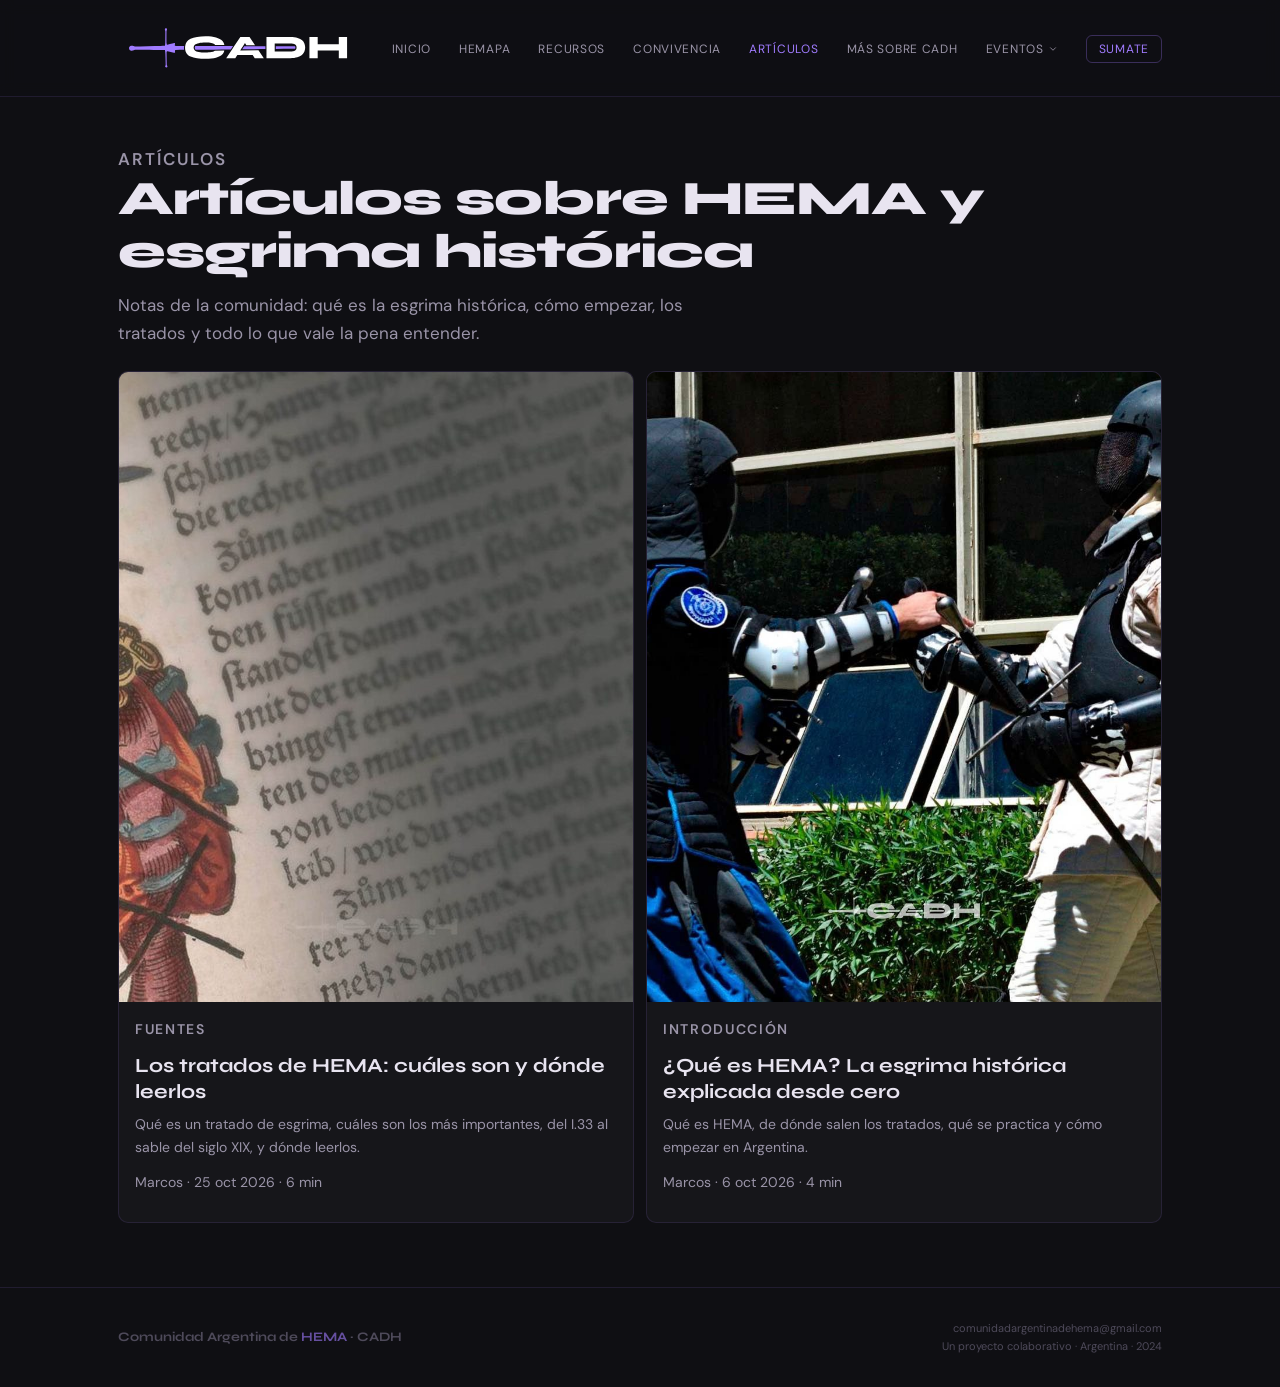
<file: articulos/index.html>
<!DOCTYPE html>
<html lang="es-AR">
<head>
  <meta charset="UTF-8">
  <meta name="viewport" content="width=device-width, initial-scale=1.0">
  <meta name="robots" content="index, follow">

  <title>Artículos sobre HEMA y esgrima histórica — CADH</title>
  <meta name="description" content="Artículos de la Comunidad Argentina de HEMA: qué es la esgrima histórica, cómo empezar, tratados, historia y más.">
  <meta name="author" content="Comunidad Argentina de HEMA">

  <link rel="canonical" href="https://www.cadh-hema.com.ar/articulos/">

  <link rel="icon" href="../img/favicon.ico" sizes="any">
  <link rel="icon" href="../img/favicon-192.png" type="image/png" sizes="192x192">

  <meta property="og:title" content="Artículos sobre HEMA y esgrima histórica — CADH">
  <meta property="og:description" content="Artículos de la Comunidad Argentina de HEMA: qué es la esgrima histórica, cómo empezar, tratados, historia y más.">
  <meta property="og:image" content="https://www.cadh-hema.com.ar/img/og-image.jpg">
  <meta property="og:url" content="https://www.cadh-hema.com.ar/articulos/">
  <meta property="og:type" content="website">
  <meta property="og:locale" content="es_AR">

  <meta name="twitter:card" content="summary_large_image">
  <meta name="twitter:title" content="Artículos sobre HEMA y esgrima histórica — CADH">
  <meta name="twitter:description" content="Artículos de la Comunidad Argentina de HEMA: qué es la esgrima histórica, cómo empezar, tratados, historia y más.">

  <link rel="preconnect" href="https://fonts.googleapis.com">
  <link rel="preconnect" href="https://fonts.gstatic.com" crossorigin>
  <link href="https://fonts.googleapis.com/css2?family=Syne:wght@700;800&family=DM+Sans:wght@300;400;500&display=swap" rel="stylesheet">
  <link rel="stylesheet" href="articulos.css">
</head>
<body>

  <!-- ===== NAV ===== -->
  <header class="nav">
    <div class="container">
      <nav class="nav-inner">
        <a href="../index.html" class="nav-logo" aria-label="Comunidad Argentina de HEMA">
          <img src="../img/logo-cadh.svg" alt="CADH" class="nav-logo-img">
        </a>
        <ul class="nav-links">
          <li><a href="../index.html">Inicio</a></li>
          <li><a href="../hemapa.html">HEMAPA</a></li>
          <li><a href="../recursos.html">Recursos</a></li>
          <li><a href="../convivencia.html">Convivencia</a></li>
          <li><a href="index.html" class="active">Artículos</a></li>
          <li><a href="../sobre-cadh.html">Más sobre CADH</a></li>
          <li class="nav-dropdown">
            <button class="nav-dropdown-toggle" aria-haspopup="true" aria-expanded="false">
              Eventos
              <svg class="nav-dropdown-arrow" viewBox="0 0 24 24" fill="none" stroke="currentColor" stroke-width="2" stroke-linecap="round" stroke-linejoin="round" width="10" height="10" aria-hidden="true"><path d="M6 9l6 6 6-6"/></svg>
            </button>
            <ul class="nav-dropdown-menu">
              <li><a href="../campamento.html">Campamento CADH</a></li>
              <li><a href="../torneo-hojas-de-plata.html">Torneo Hojas de Plata</a></li>
            </ul>
          </li>
          <li class="nav-cta"><a href="https://chat.whatsapp.com/J8FOacdq1g0GMBEtuvFxuf" target="_blank" rel="noopener">Sumate</a></li>
        </ul>
        <button class="nav-toggle" id="navToggle" aria-label="Abrir menú" aria-expanded="false">
          <span></span><span></span><span></span>
        </button>
      </nav>
    </div>
    <nav class="nav-mobile" id="navMobile" aria-label="Menú mobile">
      <a href="../index.html">Inicio</a>
      <a href="../hemapa.html">HEMAPA</a>
      <a href="../recursos.html">Recursos</a>
      <a href="../convivencia.html">Convivencia</a>
      <a href="index.html" class="active">Artículos</a>
      <a href="../sobre-cadh.html">Más sobre CADH</a>
      <span class="nav-mobile-label">Eventos</span>
      <a href="../campamento.html" class="nav-mobile-sub">Campamento CADH</a>
      <a href="../torneo-hojas-de-plata.html" class="nav-mobile-sub">Torneo Hojas de Plata</a>
      <a href="https://chat.whatsapp.com/J8FOacdq1g0GMBEtuvFxuf" target="_blank" rel="noopener" class="mobile-cta">Sumate al WhatsApp →</a>
    </nav>
  </header>

  <main class="container">
    <div class="page-header">
      <p class="section-label">Artículos</p>
      <h1>Artículos sobre HEMA y esgrima histórica</h1>
      <p>Notas de la comunidad: qué es la esgrima histórica, cómo empezar, los tratados y todo lo que vale la pena entender.</p>
    </div>

    <!-- ===== LISTADO =====
         Para sumar un artículo: copiar un bloque <a class="card"> y cambiar
         link, imagen, categoría, título, bajada, autor y fecha.
         Orden: el más nuevo arriba. -->
    <div class="card-grid">

      <a class="card" href="tratados-de-hema.html">
        <img class="card-img" src="../img/articulos/tratados-de-hema.jpg" width="1200" height="630"
             alt="Página del tratado de Joachim Meyer (1570): a la izquierda, una figura con una espada levantada y líneas que marcan los cortes; a la derecha, texto impreso en alemán renacentista" loading="lazy"
             onerror="this.style.visibility='hidden'">
        <div class="card-body">
          <p class="section-label">Fuentes</p>
          <h2>Los tratados de HEMA: cuáles son y dónde leerlos</h2>
          <p>Qué es un tratado de esgrima, cuáles son los más importantes, del I.33 al sable del siglo XIX, y dónde leerlos.</p>
          <p class="card-meta">Marcos · <time datetime="2026-10-25">25 oct 2026</time> · 6 min</p>
        </div>
      </a>

      <a class="card" href="que-es-hema.html">
        <img class="card-img" src="../img/articulos/que-es-hema.jpg" width="1200" height="630"
             alt="[Descripción de la imagen destacada: reemplazar]" loading="lazy"
             onerror="this.style.visibility='hidden'">
        <div class="card-body">
          <p class="section-label">Introducción</p>
          <h2>¿Qué es HEMA? La esgrima histórica explicada desde cero</h2>
          <p>Qué es HEMA, de dónde salen los tratados, qué se practica y cómo empezar en Argentina.</p>
          <p class="card-meta">Marcos · <time datetime="2026-10-06">6 oct 2026</time> · 4 min</p>
        </div>
      </a>

    </div>
  </main>

  <footer class="footer">
    <div class="container">
      <div class="footer-inner">
        <div class="footer-brand">Comunidad Argentina de <span>HEMA</span> · CADH</div>
        <div class="footer-meta">
          <a href="mailto:comunidadargentinadehema@gmail.com">comunidadargentinadehema@gmail.com</a><br>
          Un proyecto colaborativo · Argentina · 2024
        </div>
      </div>
    </div>
  </footer>

  <script>
    // Menú mobile
    const toggle = document.getElementById('navToggle');
    const mobile = document.getElementById('navMobile');
    toggle.addEventListener('click', () => {
      const open = mobile.classList.toggle('open');
      toggle.classList.toggle('open', open);
      toggle.setAttribute('aria-expanded', open);
    });
  </script>
</body>
</html>
</file>
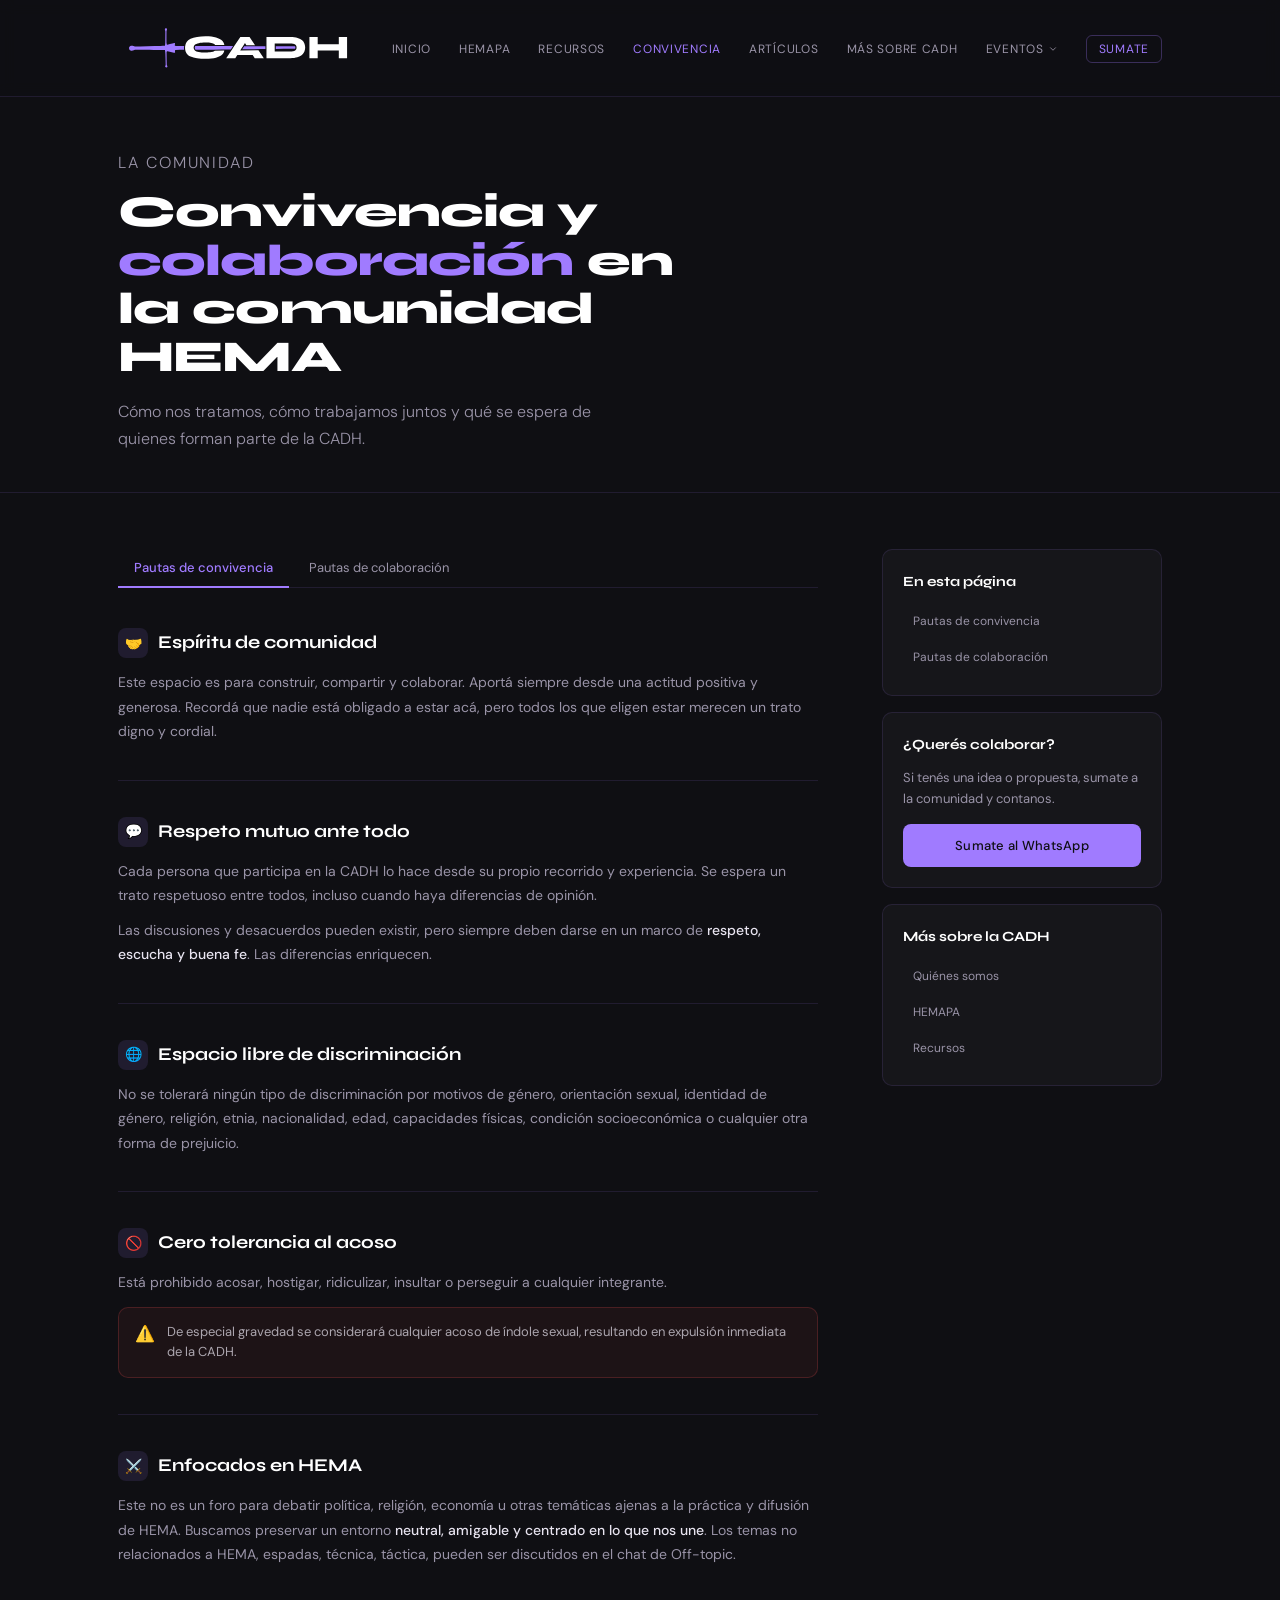
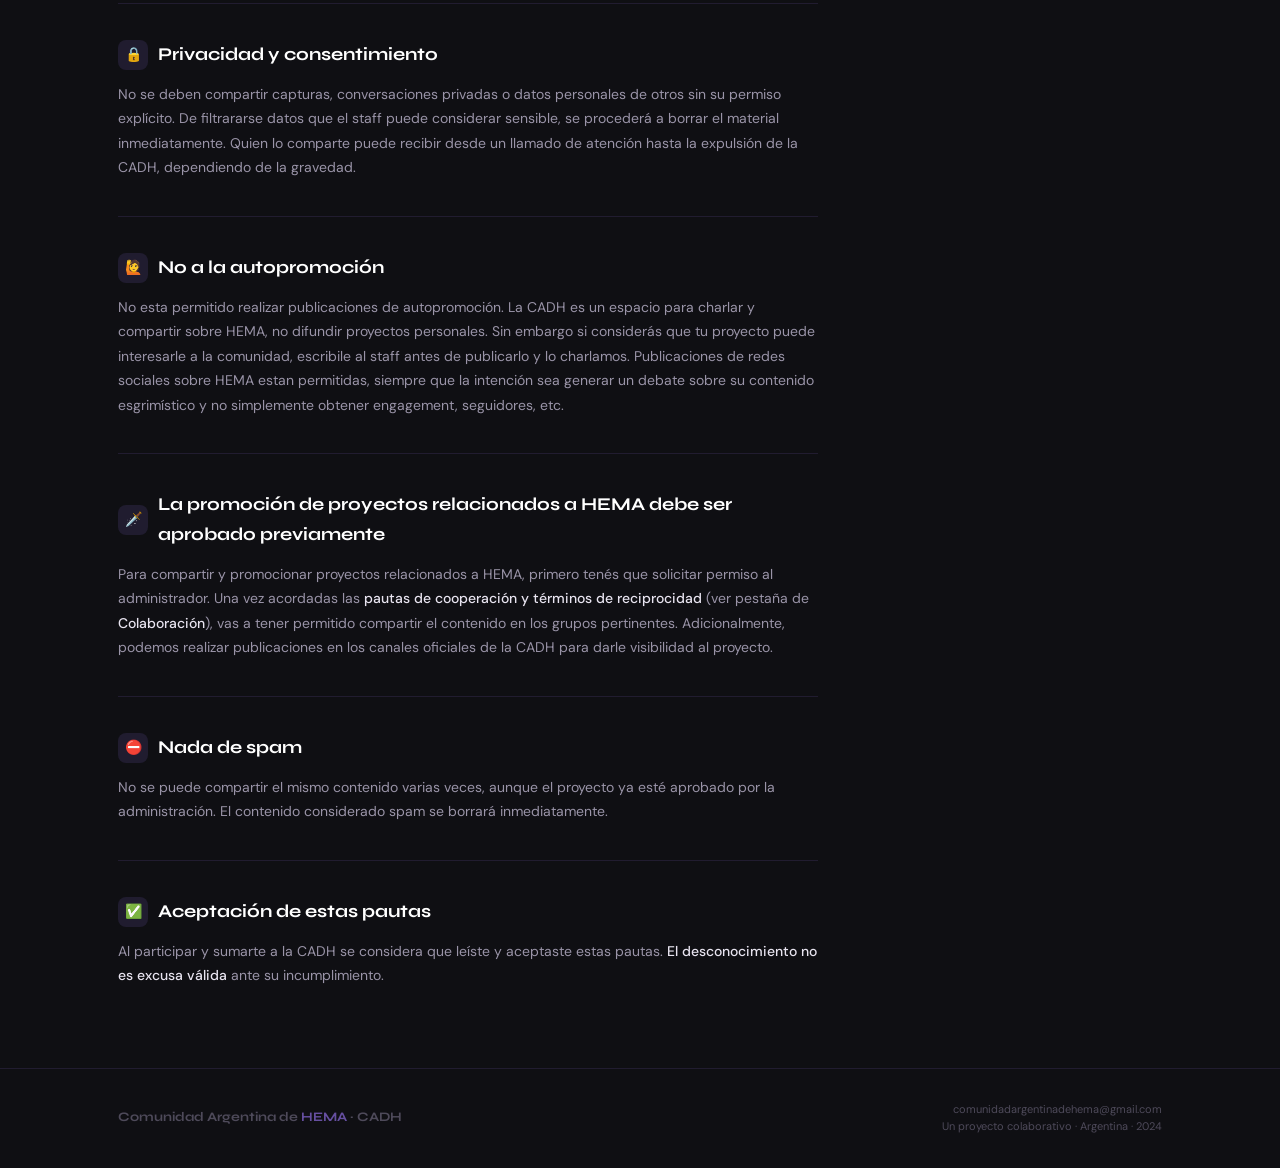
<file: convivencia.html>
<!DOCTYPE html>
<html lang="es-AR">
<head>
  <meta charset="UTF-8">
  <meta name="viewport" content="width=device-width, initial-scale=1.0">
  <title>Convivencia y colaboración — Comunidad Argentina de HEMA</title>
  <meta name="description" content="Pautas de convivencia y colaboración de la CADH. Cómo participar, qué se espera de cada uno y cómo colaborar con la comunidad argentina de HEMA.">
  <meta name="keywords" content="HEMA Argentina, CADH, pautas comunidad, colaboración HEMA">
  <meta name="author" content="Comunidad Argentina de HEMA">
  <meta name="robots" content="index, follow">

  <link rel="icon" href="img/favicon.ico" sizes="any">
  <link rel="icon" href="img/favicon-192.png" type="image/png" sizes="192x192">

  <meta property="og:title" content="Convivencia y colaboración — CADH">
  <meta property="og:description" content="Pautas de convivencia y colaboración de la Comunidad Argentina de HEMA.">
  <meta property="og:image" content="https://www.cadh-hema.com.ar/img/og-image.jpg">
  <meta property="og:url" content="https://www.cadh-hema.com.ar/convivencia.html">
  <meta property="og:type" content="website">
  <meta property="og:locale" content="es_AR">

  <meta name="twitter:card" content="summary_large_image">
  <meta name="twitter:title" content="Convivencia y colaboración — CADH">
  <meta name="twitter:description" content="Pautas de convivencia y colaboración de la Comunidad Argentina de HEMA.">

  <link rel="canonical" href="https://www.cadh-hema.com.ar/convivencia.html">

  <link rel="preconnect" href="https://fonts.googleapis.com">
  <link rel="preconnect" href="https://fonts.gstatic.com" crossorigin>
  <link href="https://fonts.googleapis.com/css2?family=Syne:wght@700;800&family=DM+Sans:wght@300;400;500&display=swap" rel="stylesheet">

  <style>
    *, *::before, *::after { box-sizing: border-box; margin: 0; padding: 0; }

    :root {
      --color-bg:            #0f0f13;
      --color-text:          #e8e4f0;
      --color-text-muted:    #9a94a8;
      --color-text-footer:   #4e4a5a;
      --color-accent:        #a07bff;
      --color-accent-dark:   #7c5cbf;
      --color-surface:       rgba(255, 255, 255, 0.03);
      --color-border:        rgba(160, 120, 255, 0.12);
      --color-border-accent: rgba(160, 120, 255, 0.30);
      --font-display:        'Syne', sans-serif;
      --font-body:           'DM Sans', sans-serif;
      --max-width: 1100px;
      --pad-x:     28px;
    }

    html { scroll-behavior: smooth; }

    body {
      font-family: var(--font-body);
      background: var(--color-bg);
      color: var(--color-text);
      font-size: 15px;
      line-height: 1.65;
      -webkit-font-smoothing: antialiased;
    }

    a { color: inherit; text-decoration: none; }

    .container {
      max-width: var(--max-width);
      margin: 0 auto;
      padding: 0 var(--pad-x);
    }

    .section-label {
      font-size: 10px;
      font-weight: 600;
      letter-spacing: 0.12em;
      text-transform: uppercase;
      color: var(--color-accent);
      margin-bottom: 12px;
    }

    /* ── BOTONES ── */
    .btn-primary {
      display: inline-flex;
      align-items: center;
      gap: 8px;
      background: var(--color-accent);
      color: #0f0f13;
      font-family: var(--font-body);
      font-weight: 500;
      font-size: 13px;
      letter-spacing: 0.02em;
      padding: 11px 22px;
      border-radius: 8px;
      border: none;
      cursor: pointer;
      transition: background 0.2s, transform 0.1s;
    }
    .btn-primary:hover  { background: #b892ff; }
    .btn-primary:active { transform: scale(0.98); }

    /* ── NAVEGACIÓN ── */
    .nav {
      position: sticky;
      top: 0;
      z-index: 100;
      background: rgba(15, 15, 19, 0.95);
      backdrop-filter: blur(8px);
      -webkit-backdrop-filter: blur(8px);
      border-bottom: 1px solid var(--color-border);
    }

    .nav-inner {
      display: flex;
      align-items: center;
      justify-content: space-between;
      height: 96px;
    }

    .nav-logo {
      display: flex;
      align-items: center;
      flex-shrink: 0;
      text-decoration: none;
    }
    .nav-logo-img {
      height: 80px;
      width: auto;
      display: block;
    }

    .nav-links {
      display: flex;
      align-items: center;
      gap: 28px;
      list-style: none;
    }
    .nav-links a {
      font-size: 12px;
      font-weight: 400;
      letter-spacing: 0.06em;
      text-transform: uppercase;
      color: var(--color-text-muted);
      transition: color 0.2s;
    }
    .nav-links a:hover  { color: var(--color-text); }
    .nav-links a.active { color: var(--color-accent); }
    .nav-links .nav-cta a {
      color: var(--color-accent);
      border: 1px solid var(--color-border-accent);
      border-radius: 6px;
      padding: 5px 12px;
    }
    .nav-links .nav-cta a:hover { background: rgba(160,120,255,0.08); }

    /* ── DROPDOWN "EVENTOS" ── */
    .nav-dropdown { position: relative; }
    .nav-dropdown-toggle {
      display: inline-flex;
      align-items: center;
      gap: 4px;
      font-family: var(--font-body);
      font-size: 12px;
      font-weight: 400;
      letter-spacing: 0.06em;
      text-transform: uppercase;
      color: var(--color-text-muted);
      background: none;
      border: none;
      padding: 0;
      cursor: pointer;
      transition: color 0.2s;
    }
    .nav-dropdown-toggle:hover,
    .nav-dropdown:hover .nav-dropdown-toggle,
    .nav-dropdown:focus-within .nav-dropdown-toggle { color: var(--color-text); }
    .nav-dropdown-toggle.active { color: var(--color-accent); }
    .nav-dropdown-arrow { transition: transform 0.2s; flex-shrink: 0; }
    .nav-dropdown:hover .nav-dropdown-arrow,
    .nav-dropdown:focus-within .nav-dropdown-arrow { transform: rotate(180deg); }
    .nav-dropdown::after {
      content: '';
      position: absolute;
      top: 100%;
      left: 0;
      right: 0;
      height: 14px;
    }
    .nav-dropdown-menu {
      list-style: none;
      position: absolute;
      top: 100%;
      left: 50%;
      margin-top: 14px;
      background: rgba(15, 15, 19, 0.98);
      border: 1px solid var(--color-border);
      border-radius: 10px;
      padding: 8px;
      min-width: 210px;
      opacity: 0;
      visibility: hidden;
      transform: translateX(-50%) translateY(-6px);
      transition: opacity 0.2s, transform 0.2s, visibility 0.2s;
      box-shadow: 0 12px 32px rgba(0,0,0,0.4);
    }
    .nav-dropdown:hover .nav-dropdown-menu,
    .nav-dropdown:focus-within .nav-dropdown-menu {
      opacity: 1;
      visibility: visible;
      transform: translateX(-50%) translateY(0);
    }
    .nav-dropdown-menu a {
      display: block;
      padding: 9px 12px;
      border-radius: 6px;
      font-size: 12.5px;
      font-weight: 400;
      text-transform: none;
      letter-spacing: 0.01em;
      color: var(--color-text-muted);
      white-space: nowrap;
      transition: color 0.2s, background 0.2s;
    }
    .nav-dropdown-menu a:hover { background: rgba(160,120,255,0.08); color: var(--color-text); }
    .nav-dropdown-menu a.active { color: var(--color-accent); }

    .nav-mobile-label {
      font-size: 11px;
      font-weight: 600;
      letter-spacing: 0.1em;
      text-transform: uppercase;
      color: var(--color-accent);
      padding: 14px 0 4px;
    }
    .nav-mobile a.nav-mobile-sub { padding-left: 14px; font-size: 13px; }

    .nav-toggle {
      display: none;
      flex-direction: column;
      justify-content: center;
      gap: 5px;
      width: 36px;
      height: 36px;
      background: none;
      border: none;
      cursor: pointer;
      padding: 4px;
    }
    .nav-toggle span {
      display: block;
      height: 1.5px;
      background: var(--color-text);
      border-radius: 2px;
      transition: transform 0.3s, opacity 0.3s;
    }
    .nav-toggle.open span:nth-child(1) { transform: translateY(6.5px) rotate(45deg); }
    .nav-toggle.open span:nth-child(2) { opacity: 0; }
    .nav-toggle.open span:nth-child(3) { transform: translateY(-6.5px) rotate(-45deg); }

    .nav-mobile {
      display: none;
      flex-direction: column;
      border-top: 1px solid var(--color-border);
      padding: 16px var(--pad-x) 20px;
      gap: 4px;
    }
    .nav-mobile.open { display: flex; }
    .nav-mobile a {
      font-size: 14px;
      color: var(--color-text-muted);
      padding: 10px 0;
      border-bottom: 1px solid rgba(255,255,255,0.04);
      transition: color 0.2s;
    }
    .nav-mobile a:hover  { color: var(--color-text); }
    .nav-mobile a.active { color: var(--color-accent); }
    .nav-mobile a.mobile-cta {
      color: var(--color-accent);
      font-weight: 500;
      border-bottom: none;
      margin-top: 8px;
    }

    /* ── PAGE HEADER ── */
    .page-header {
      padding: 52px 0 40px;
      border-bottom: 1px solid var(--color-border);
    }
    .page-header h1 {
      font-family: var(--font-display);
      font-weight: 800;
      font-size: clamp(28px, 4vw, 44px);
      line-height: 1.1;
      letter-spacing: -0.02em;
      color: #fff;
      max-width: 600px;
      margin-bottom: 16px;
    }
    .page-header h1 em {
      font-style: normal;
      color: var(--color-accent);
    }
    .page-header p {
      font-size: 16px;
      font-weight: 300;
      color: var(--color-text-muted);
      max-width: 520px;
      line-height: 1.7;
    }

    /* ── LAYOUT ── */
    .content-layout {
      display: grid;
      grid-template-columns: 1fr 280px;
      gap: 64px;
      padding: 56px 0 80px;
      align-items: start;
    }

    /* ── TABS DE NAVEGACIÓN INTERNA ── */
    .tabs {
      display: flex;
      gap: 4px;
      margin-bottom: 40px;
      border-bottom: 1px solid var(--color-border);
      padding-bottom: 0;
    }

    .tab-btn {
      font-family: var(--font-body);
      font-size: 13px;
      font-weight: 400;
      color: var(--color-text-muted);
      background: none;
      border: none;
      padding: 10px 16px;
      cursor: pointer;
      border-bottom: 2px solid transparent;
      margin-bottom: -1px;
      transition: color 0.2s, border-color 0.2s;
    }
    .tab-btn:hover  { color: var(--color-text); }
    .tab-btn.active {
      color: var(--color-accent);
      border-bottom-color: var(--color-accent);
      font-weight: 500;
    }

    .tab-panel { display: none; }
    .tab-panel.active { display: block; }

    /* ── SECCIONES DE CONTENIDO ── */
    .pauta-block {
      margin-bottom: 36px;
      padding-bottom: 36px;
      border-bottom: 1px solid var(--color-border);
    }
    .pauta-block:last-child {
      border-bottom: none;
      margin-bottom: 0;
      padding-bottom: 0;
    }

    .pauta-block h2 {
      font-family: var(--font-display);
      font-weight: 700;
      font-size: 18px;
      color: #fff;
      margin-bottom: 12px;
      display: flex;
      align-items: center;
      gap: 10px;
    }

    .pauta-icon {
      width: 30px;
      height: 30px;
      border-radius: 8px;
      background: rgba(160,120,255,0.12);
      display: flex;
      align-items: center;
      justify-content: center;
      font-size: 14px;
      flex-shrink: 0;
    }

    .pauta-block p {
      font-size: 14px;
      color: var(--color-text-muted);
      line-height: 1.75;
      margin-bottom: 10px;
    }
    .pauta-block p:last-child { margin-bottom: 0; }

    .pauta-block strong {
      color: var(--color-text);
      font-weight: 500;
    }

    /* Alerta de gravedad */
    .alert-box {
      display: flex;
      gap: 12px;
      align-items: flex-start;
      background: rgba(255, 80, 80, 0.06);
      border: 1px solid rgba(255, 80, 80, 0.2);
      border-radius: 10px;
      padding: 14px 16px;
      margin-top: 12px;
    }
    .alert-box-icon { font-size: 16px; flex-shrink: 0; line-height: 1.5; }
    .alert-box p {
      font-size: 13px;
      color: rgba(232,228,240,0.7);
      margin: 0 !important;
      line-height: 1.6;
    }

    /* Info box */
    .info-box {
      display: flex;
      gap: 12px;
      align-items: flex-start;
      background: rgba(160,120,255,0.06);
      border: 1px solid var(--color-border-accent);
      border-radius: 10px;
      padding: 14px 16px;
      margin-top: 12px;
    }
    .info-box-icon { font-size: 16px; flex-shrink: 0; line-height: 1.5; }
    .info-box p {
      font-size: 13px;
      color: var(--color-text-muted);
      margin: 0 !important;
      line-height: 1.6;
    }
    .info-box strong { color: var(--color-accent) !important; }

    /* Lista con puntos */
    .dot-list {
      display: flex;
      flex-direction: column;
      gap: 10px;
      margin-top: 14px;
    }
    .dot-item {
      display: flex;
      gap: 12px;
      align-items: flex-start;
    }
    .dot-item-bullet {
      width: 5px;
      height: 5px;
      border-radius: 50%;
      background: var(--color-accent);
      flex-shrink: 0;
      margin-top: 9px;
    }
    .dot-item p {
      font-size: 14px;
      color: var(--color-text-muted);
      line-height: 1.65;
      margin: 0 !important;
    }

    /* Nota al pie del documento */
    .doc-footer-note {
      margin-top: 32px;
      padding: 14px 18px;
      background: var(--color-surface);
      border: 1px solid var(--color-border);
      border-radius: 8px;
      font-size: 12px;
      color: var(--color-text-footer);
      line-height: 1.6;
    }

    /* ── SIDEBAR ── */
    .sidebar {
      position: sticky;
      top: 80px;
      display: flex;
      flex-direction: column;
      gap: 16px;
    }

    .sidebar-card {
      background: var(--color-surface);
      border: 1px solid var(--color-border);
      border-radius: 10px;
      padding: 20px;
    }
    .sidebar-card h3 {
      font-family: var(--font-display);
      font-weight: 700;
      font-size: 14px;
      color: #fff;
      margin-bottom: 12px;
    }
    .sidebar-card p {
      font-size: 13px;
      color: var(--color-text-muted);
      line-height: 1.6;
      margin-bottom: 14px;
    }

    .index-list {
      display: flex;
      flex-direction: column;
      gap: 2px;
    }
    .index-link {
      font-size: 12px;
      color: var(--color-text-muted);
      padding: 7px 10px;
      border-radius: 6px;
      transition: color 0.2s, background 0.2s;
      display: block;
    }
    .index-link:hover {
      color: var(--color-accent);
      background: rgba(160,120,255,0.06);
    }

    /* ── FOOTER ── */
    .footer {
      padding: 32px 0;
      border-top: 1px solid var(--color-border);
    }
    .footer-inner {
      display: flex;
      align-items: center;
      justify-content: space-between;
      gap: 16px;
      flex-wrap: wrap;
    }
    .footer-brand {
      font-family: var(--font-display);
      font-weight: 700;
      font-size: 13px;
      color: var(--color-text-footer);
    }
    .footer-brand span { color: var(--color-accent); opacity: 0.6; }
    .footer-meta {
      font-size: 11px;
      color: var(--color-text-footer);
      line-height: 1.6;
      text-align: right;
    }
    .footer-meta a { color: var(--color-text-footer); transition: color 0.2s; }
    .footer-meta a:hover { color: var(--color-text-muted); }

    /* ── RESPONSIVE ── */
    @media (max-width: 900px) {
      .content-layout {
        grid-template-columns: 1fr;
        gap: 40px;
        padding: 40px 0 60px;
      }
      .sidebar { position: relative; top: 0; }
    }
    @media (max-width: 768px) {
      :root { --pad-x: 16px; }
      .nav-links  { display: none; }
      .nav-toggle { display: flex; }
      .footer-inner { flex-direction: column; align-items: flex-start; }
      .footer-meta  { text-align: left; }
    }
  </style>
</head>
<body>

  <!-- NAVEGACIÓN -->
  <header class="nav">
    <div class="container">
      <nav class="nav-inner">
        <a href="index.html" class="nav-logo" aria-label="Comunidad Argentina de HEMA">
            <img src="img/logo-cadh.svg" alt="CADH" class="nav-logo-img">
          </a>
        <ul class="nav-links">
          <li><a href="index.html">Inicio</a></li>
          <li><a href="hemapa.html">HEMAPA</a></li>
          <li><a href="recursos.html">Recursos</a></li>
          <li><a href="convivencia.html" class="active">Convivencia</a></li>
          <li><a href="articulos/index.html">Artículos</a></li>
          <li><a href="sobre-cadh.html">Más sobre CADH</a></li>
          <li class="nav-dropdown">
            <button class="nav-dropdown-toggle" aria-haspopup="true" aria-expanded="false">
              Eventos
              <svg class="nav-dropdown-arrow" viewBox="0 0 24 24" fill="none" stroke="currentColor" stroke-width="2" stroke-linecap="round" stroke-linejoin="round" width="10" height="10" aria-hidden="true"><path d="M6 9l6 6 6-6"/></svg>
            </button>
            <ul class="nav-dropdown-menu">
              <li><a href="campamento.html">Campamento CADH</a></li>
              <li><a href="torneo-hojas-de-plata.html">Torneo Hojas de Plata</a></li>
            </ul>
          </li>
          <li class="nav-cta"><a href="https://chat.whatsapp.com/J8FOacdq1g0GMBEtuvFxuf" target="_blank" rel="noopener">Sumate</a></li>
        </ul>
        <button class="nav-toggle" id="navToggle" aria-label="Abrir menú" aria-expanded="false">
          <span></span><span></span><span></span>
        </button>
      </nav>
    </div>
    <nav class="nav-mobile" id="navMobile" aria-label="Menú mobile">
      <a href="index.html">Inicio</a>
      <a href="hemapa.html">HEMAPA</a>
      <a href="recursos.html">Recursos</a>
      <a href="convivencia.html" class="active">Convivencia</a>
      <a href="articulos/index.html">Artículos</a>
      <a href="sobre-cadh.html">Más sobre CADH</a>
      <span class="nav-mobile-label">Eventos</span>
      <a href="campamento.html" class="nav-mobile-sub">Campamento CADH</a>
      <a href="torneo-hojas-de-plata.html" class="nav-mobile-sub">Torneo Hojas de Plata</a>
      <a href="https://chat.whatsapp.com/J8FOacdq1g0GMBEtuvFxuf" target="_blank" rel="noopener" class="mobile-cta">Sumate al WhatsApp →</a>
    </nav>
  </header>

  <main>

    <!-- PAGE HEADER -->
    <div class="page-header">
      <div class="container">
        <p class="section-label">La comunidad</p>
        <h1>Convivencia y <em>colaboración</em> en la comunidad HEMA</h1>
        <p>Cómo nos tratamos, cómo trabajamos juntos y qué se espera de quienes forman parte de la CADH.</p>
      </div>
    </div>

    <div class="container">
      <div class="content-layout">

        <!-- CONTENIDO PRINCIPAL -->
        <div class="main-content">

          <!-- Tabs -->
          <div class="tabs" role="tablist">
            <button class="tab-btn active" role="tab" aria-selected="true"  data-tab="convivencia">Pautas de convivencia</button>
            <button class="tab-btn"        role="tab" aria-selected="false" data-tab="colaboracion">Pautas de colaboración</button>
          </div>

          <!-- PANEL: CONVIVENCIA -->
          <div class="tab-panel active" id="tab-convivencia">

            <div class="pauta-block">
              <h2><div class="pauta-icon">🤝</div> Espíritu de comunidad</h2>
              <p>Este espacio es para construir, compartir y colaborar. Aportá siempre desde una actitud positiva y generosa. Recordá que nadie está obligado a estar acá, pero todos los que eligen estar merecen un trato digno y cordial.</p>
            </div>

            <div class="pauta-block">
              <h2><div class="pauta-icon">💬</div> Respeto mutuo ante todo</h2>
              <p>Cada persona que participa en la CADH lo hace desde su propio recorrido y experiencia. Se espera un trato respetuoso entre todos, incluso cuando haya diferencias de opinión.</p>
              <p>Las discusiones y desacuerdos pueden existir, pero siempre deben darse en un marco de <strong>respeto, escucha y buena fe</strong>. Las diferencias enriquecen.</p>
            </div>

            <div class="pauta-block">
              <h2><div class="pauta-icon">🌐</div> Espacio libre de discriminación</h2>
              <p>No se tolerará ningún tipo de discriminación por motivos de género, orientación sexual, identidad de género, religión, etnia, nacionalidad, edad, capacidades físicas, condición socioeconómica o cualquier otra forma de prejuicio.</p>
            </div>

            <div class="pauta-block">
              <h2><div class="pauta-icon">🚫</div> Cero tolerancia al acoso</h2>
              <p>Está prohibido acosar, hostigar, ridiculizar, insultar o perseguir a cualquier integrante.</p>
              <div class="alert-box">
                <div class="alert-box-icon">⚠️</div>
                <p>De especial gravedad se considerará cualquier acoso de índole sexual, resultando en expulsión inmediata de la CADH.</p>
              </div>
            </div>

            <div class="pauta-block">
              <h2><div class="pauta-icon">⚔️</div> Enfocados en HEMA</h2>
              <p>Este no es un foro para debatir política, religión, economía u otras temáticas ajenas a la práctica y difusión de HEMA. Buscamos preservar un entorno <strong>neutral, amigable y centrado en lo que nos une</strong>. Los temas no relacionados a HEMA, espadas, técnica, táctica, pueden ser discutidos en el chat de Off-topic.</p>
            </div>

            <div class="pauta-block">
              <h2><div class="pauta-icon">🔒</div> Privacidad y consentimiento</h2>
              <p>No se deben compartir capturas, conversaciones privadas o datos personales de otros sin su permiso explícito. De filtrararse datos que el staff puede considerar sensible, se procederá a borrar el material inmediatamente. Quien lo comparte puede recibir desde un llamado de atención hasta la expulsión de la CADH, dependiendo de la gravedad.</p>
            </div>
			
			<div class="pauta-block">
              <h2><div class="pauta-icon">🙋</div> No a la autopromoción</h2>
              <p>No esta permitido realizar publicaciones de autopromoción. La CADH es un espacio para charlar y compartir sobre HEMA, no difundir proyectos personales. Sin embargo si considerás que tu proyecto puede interesarle a la comunidad, escribile al staff antes de publicarlo y lo charlamos. Publicaciones de redes sociales sobre HEMA estan permitidas, siempre que la intención sea generar un debate sobre su contenido esgrimístico y no simplemente obtener engagement, seguidores, etc.</p>
            </div>
			
			<div class="pauta-block">
              <h2><div class="pauta-icon">🗡️</div> La promoción de proyectos relacionados a HEMA debe ser aprobado previamente</h2>
              <p>Para compartir y promocionar proyectos relacionados a HEMA, primero tenés que solicitar permiso al administrador. Una vez acordadas las <strong>pautas de cooperación y términos de reciprocidad</strong> (ver pestaña de <strong>Colaboración</strong>), vas a tener permitido compartir el contenido en los grupos pertinentes. Adicionalmente, podemos realizar publicaciones en los canales oficiales de la CADH para darle visibilidad al proyecto.</p>
            </div>
			
			<div class="pauta-block">
              <h2><div class="pauta-icon">⛔</div> Nada de spam</h2>
              <p>No se puede compartir el mismo contenido varias veces, aunque el proyecto ya esté aprobado por la administración. El contenido considerado spam se borrará inmediatamente.</p>
            </div>

            <div class="pauta-block">
              <h2><div class="pauta-icon">✅</div> Aceptación de estas pautas</h2>
              <p>Al participar y sumarte a la CADH se considera que leíste y aceptaste estas pautas. <strong>El desconocimiento no es excusa válida</strong> ante su incumplimiento.</p>
            </div>

          </div>

          <!-- PANEL: COLABORACIÓN -->
          <div class="tab-panel" id="tab-colaboracion">

            <div class="pauta-block">
              <h2><div class="pauta-icon">🏗️</div> Qué es la CADH</h2>
              <p>La CADH es un proyecto personal creado y sostenido por el administrador, con su tiempo, esfuerzo y dedicación. <strong>No es una federación, ni una organización formal, ni una democracia.</strong> Es un espacio al que cualquiera puede sumarse y participar libremente, siempre con respeto.</p>
              <div class="info-box">
                <div class="info-box-icon">💡</div>
                <p>Como en los foros de antes: hay alguien que crea el espacio, lo sostiene, lo modera y define los lineamientos generales.</p>
              </div>
            </div>

            <div class="pauta-block">
              <h2><div class="pauta-icon">🔄</div> Reciprocidad</h2>
              <p>Todo aporte o colaboración debe darse en un marco de reciprocidad. Si querés que desde la CADH se comparta tu contenido, lo lógico es que vos también apoyes el contenido de la CADH: seguir, dar me gusta, comentar, compartir.</p>
              <p><strong>El intercambio de visibilidad no puede ser unilateral.</strong> Es una calle de ida y vuelta.</p>
              <div class="dot-list">
                <div class="dot-item">
                  <div class="dot-item-bullet"></div>
                  <p>Para que se comparta contenido tuyo en la CADH, se requiere al menos <strong>un mes de aporte activo</strong> a la difusión del contenido de la CADH.</p>
                </div>
                <div class="dot-item">
                  <div class="dot-item-bullet"></div>
                  <p>Para aparecer en el HEMAPA, los clubes y grupos de estudio deben <strong>seguir la cuenta de Instagram de la CADH</strong> (y Facebook si tuvieran). Se exceptúa a grupos en etapa formativa sin cuentas oficiales aún.</p>
                </div>
                <div class="dot-item">
                  <div class="dot-item-bullet"></div>
                  <p>Como muestra de reciprocidad, <strong>cualquier club o grupo que nos siga será seguido de vuelta</strong> inmediatamente.</p>
                </div>
              </div>
            </div>

            <div class="pauta-block">
              <h2><div class="pauta-icon">🤜</div> Proyectos conjuntos</h2>
              <p>Si querés llevar adelante un proyecto en conjunto con la CADH (una actividad, un recurso, un posteo temático, etc.), podés proponerlo <strong>sin necesidad de esperar ningún tiempo previo</strong>.</p>
              <div class="dot-list">
                <div class="dot-item">
                  <div class="dot-item-bullet"></div>
                  <p>Ambas partes deben poner esfuerzo y comprometerse a visibilizar y compartir lo producido.</p>
                </div>
                <div class="dot-item">
                  <div class="dot-item-bullet"></div>
                  <p>Se evalúa según el compromiso mutuo y el aporte concreto de cada parte.</p>
                </div>
              </div>
            </div>

            <div class="pauta-block">
              <h2><div class="pauta-icon">🎯</div> Proyectos terminados</h2>
              <p>Si ya completaste o tenés en producción un proyecto que puede sumarle valor a la CADH, con mucho gusto te ofrecemos el espacio para mostrarlo — sea un trabajo individual o grupal.</p>
              <div class="info-box">
                <div class="info-box-icon">ℹ️</div>
                <p>Si bien no requerimos participación previa, <strong>no vamos a sostener proyectos que solo buscan visualizarse</strong> sin sumar a la comunidad.</p>
              </div>
            </div>

            <div class="pauta-block">
              <h2><div class="pauta-icon">⭐</div> Calidad y crédito</h2>
              <p>En la CADH mantenemos un alto estándar en todo el contenido que compartimos, tanto en valor informativo como en presentación. Nos reservamos el derecho de no publicar propuestas que no cumplan con estos criterios.</p>
              <div class="dot-list">
                <div class="dot-item">
                  <div class="dot-item-bullet"></div>
                  <p>Todo material compartido a través de la CADH que haya sido creado por otra persona o grupo será <strong>identificado con el nombre del autor</strong>.</p>
                </div>
                <div class="dot-item">
                  <div class="dot-item-bullet"></div>
                  <p>Habrá una sección especial de <strong>agradecimientos visibles</strong> para quienes hayan colaborado de forma constante.</p>
                </div>
                <div class="dot-item">
                  <div class="dot-item-bullet"></div>
                  <p>Los aportes son independientes de las personas que los aportaron.</p>
                </div>
              </div>
            </div>

            <div class="doc-footer-note">
              Este conjunto de pautas puede ser modificado y ampliado de ser necesario en el futuro.
            </div>

          </div>
          <!-- fin tab colaboración -->

        </div>
        <!-- fin main content -->

        <!-- SIDEBAR -->
        <aside class="sidebar">
          <div class="sidebar-card">
            <h3>En esta página</h3>
            <div class="index-list">
              <a class="index-link" href="#" data-goto="convivencia">Pautas de convivencia</a>
              <a class="index-link" href="#" data-goto="colaboracion">Pautas de colaboración</a>
            </div>
          </div>

          <div class="sidebar-card">
            <h3>¿Querés colaborar?</h3>
            <p>Si tenés una idea o propuesta, sumate a la comunidad y contanos.</p>
            <a href="https://chat.whatsapp.com/J8FOacdq1g0GMBEtuvFxuf" target="_blank" rel="noopener" class="btn-primary" style="width:100%; justify-content:center;">
              Sumate al WhatsApp
            </a>
          </div>

          <div class="sidebar-card">
            <h3>Más sobre la CADH</h3>
            <div class="index-list">
              <a class="index-link" href="sobre-cadh.html">Quiénes somos</a>
              <a class="index-link" href="hemapa.html">HEMAPA</a>
              <a class="index-link" href="recursos.html">Recursos</a>
            </div>
          </div>
        </aside>

      </div>
    </div>

  </main>

  <!-- FOOTER -->
  <footer class="footer">
    <div class="container">
      <div class="footer-inner">
        <div class="footer-brand">
          Comunidad Argentina de <span>HEMA</span> · CADH
        </div>
        <div class="footer-meta">
          <a href="mailto:comunidadargentinadehema@gmail.com">comunidadargentinadehema@gmail.com</a><br>
          Un proyecto colaborativo · Argentina · 2024
        </div>
      </div>
    </div>
  </footer>

  <script>
    // Menú hamburger
    const toggle = document.getElementById('navToggle');
    const mobile = document.getElementById('navMobile');
    toggle.addEventListener('click', () => {
      const open = mobile.classList.toggle('open');
      toggle.classList.toggle('open', open);
      toggle.setAttribute('aria-expanded', open);
    });

    // Tabs
    const tabBtns   = document.querySelectorAll('.tab-btn');
    const tabPanels = document.querySelectorAll('.tab-panel');

    function activateTab(tabId) {
      tabBtns.forEach(btn => {
        const isActive = btn.dataset.tab === tabId;
        btn.classList.toggle('active', isActive);
        btn.setAttribute('aria-selected', isActive);
      });
      tabPanels.forEach(panel => {
        panel.classList.toggle('active', panel.id === 'tab-' + tabId);
      });
    }

    tabBtns.forEach(btn => {
      btn.addEventListener('click', () => activateTab(btn.dataset.tab));
    });

    // Links del sidebar que cambian de tab
    document.querySelectorAll('[data-goto]').forEach(link => {
      link.addEventListener('click', e => {
        e.preventDefault();
        activateTab(link.dataset.goto);
        window.scrollTo({ top: 0, behavior: 'smooth' });
      });
    });
  </script>

</body>
</html>
</file>
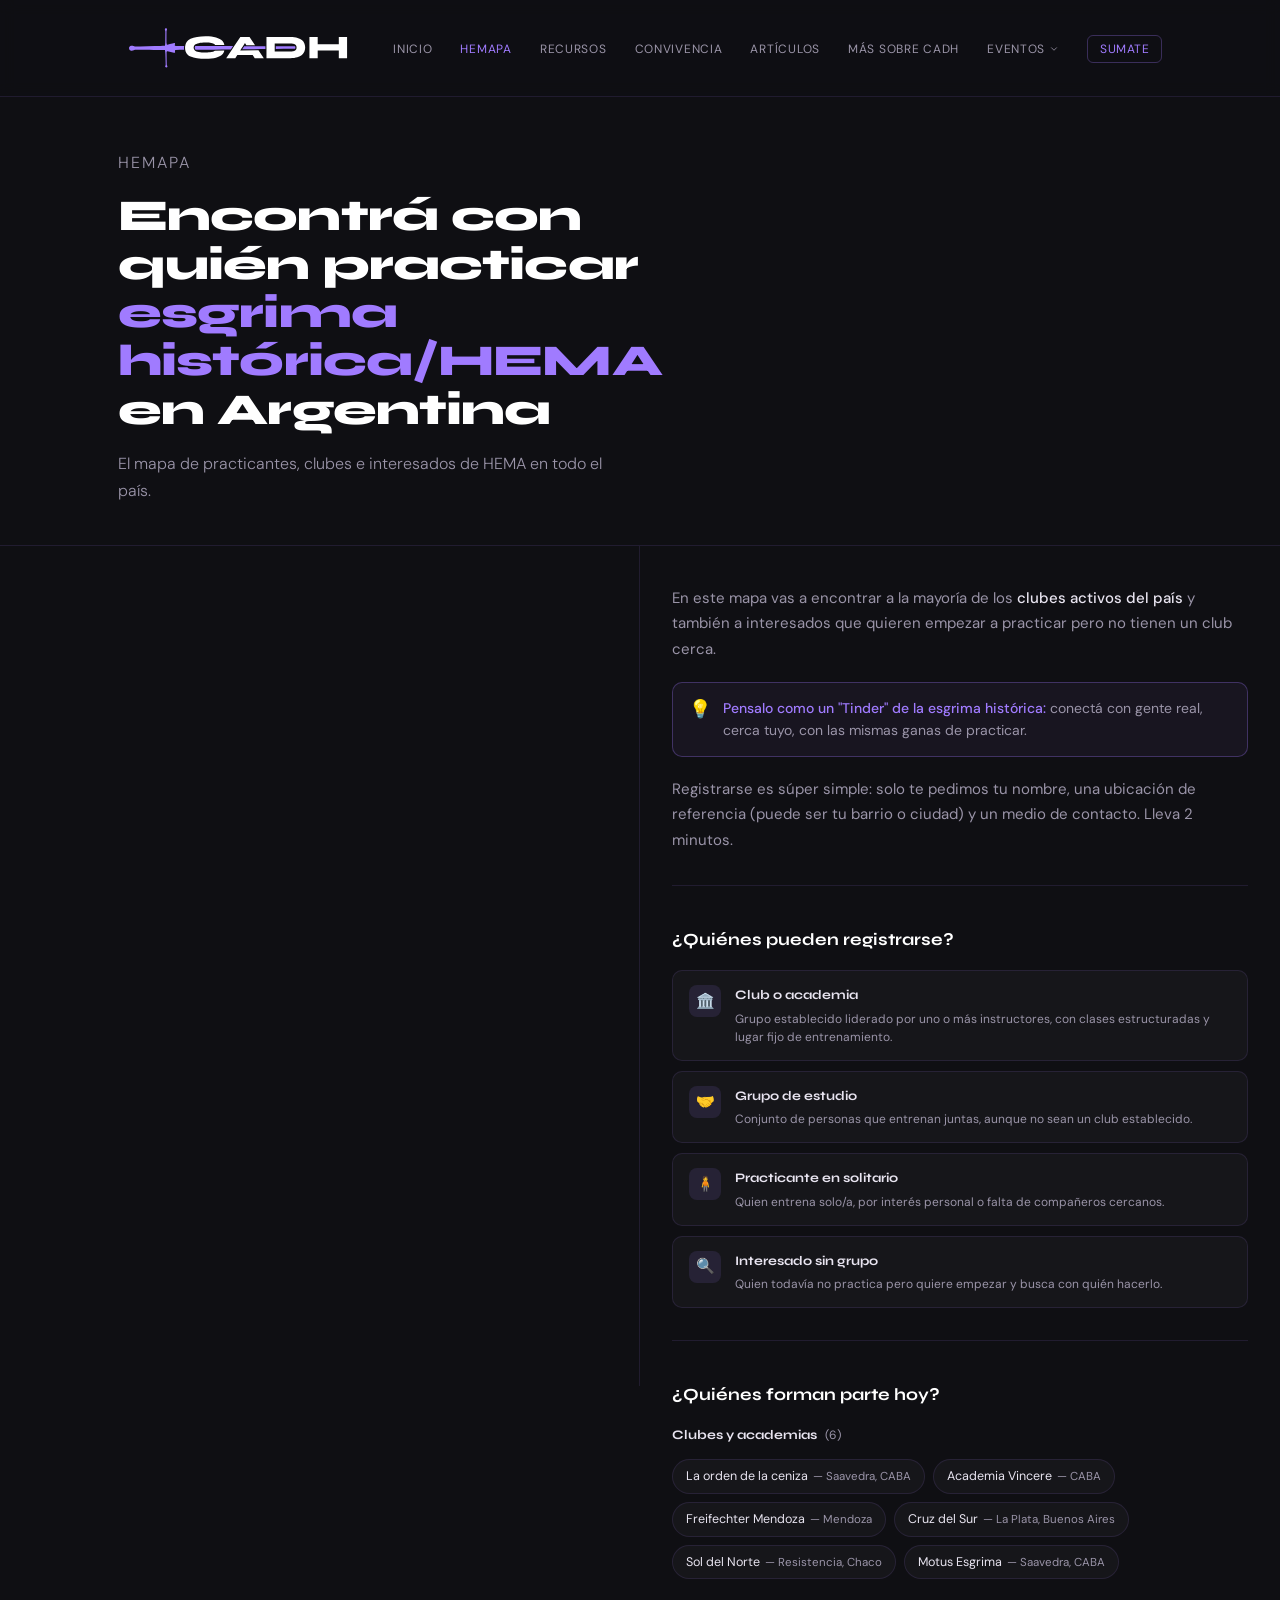
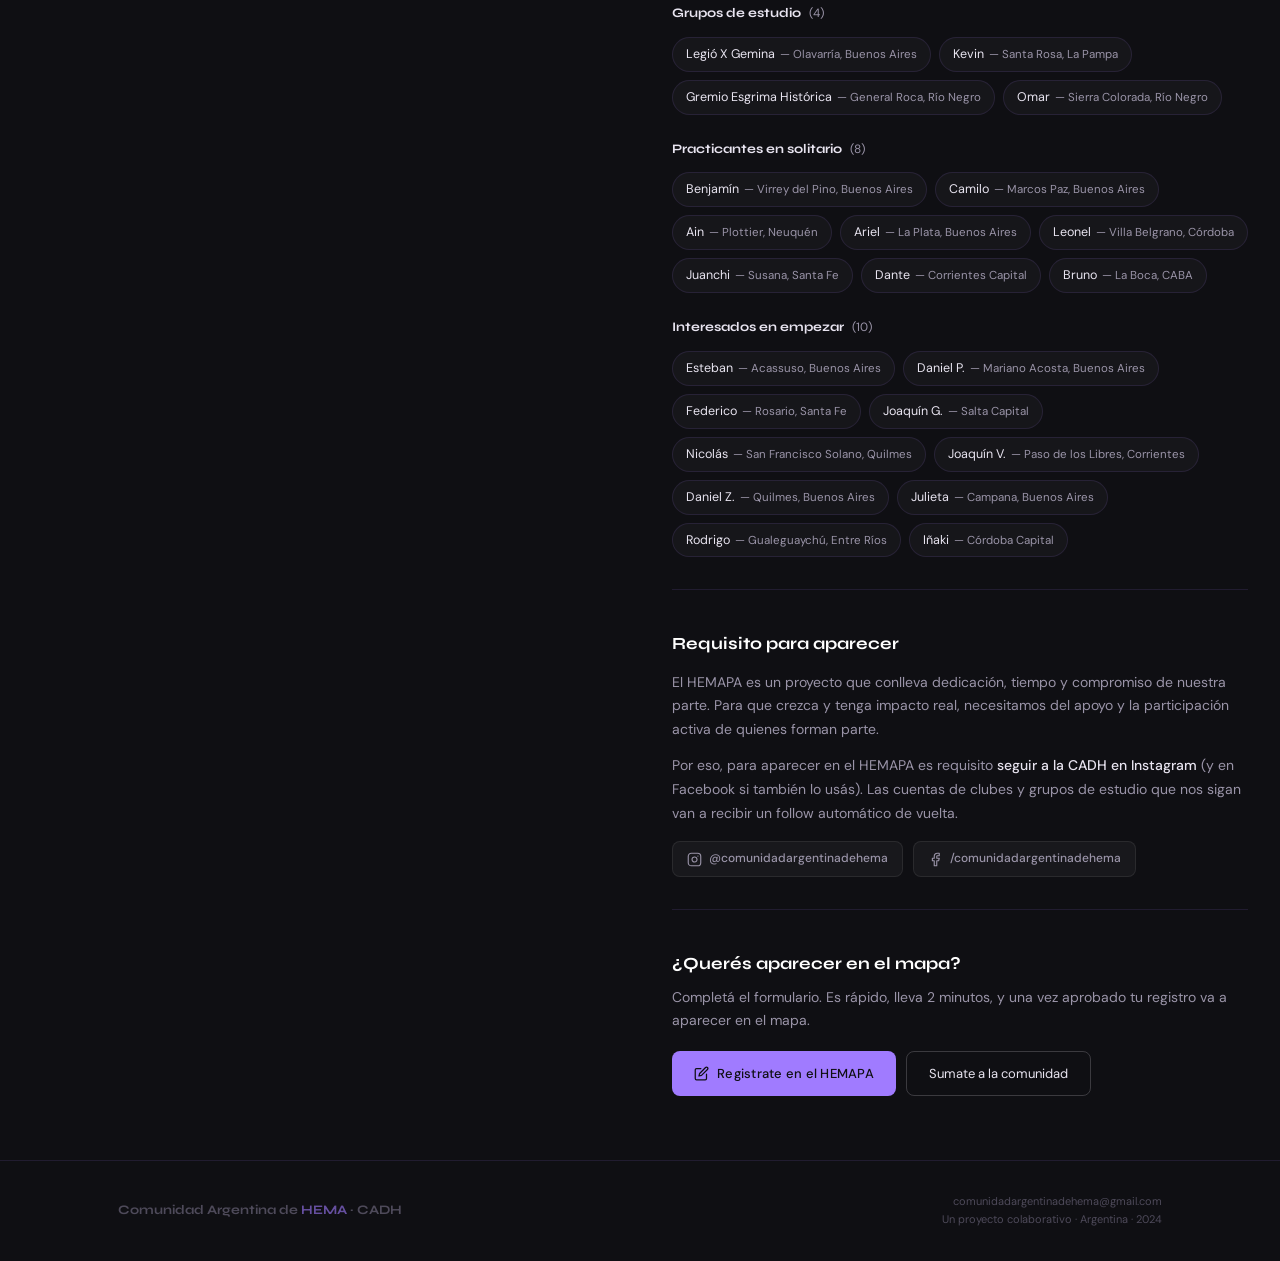
<file: hemapa.html>
<!DOCTYPE html>
<html lang="es-AR">
<head>
  <meta charset="UTF-8">
  <meta name="viewport" content="width=device-width, initial-scale=1.0">
  <title>HEMAPA — Comunidad Argentina de HEMA</title>
  <meta name="description" content="El HEMAPA es el mapa de practicantes de HEMA y esgrima histórica de Argentina. Encontrá clubes, grupos de estudio y practicantes cerca tuyo.">
  <meta name="keywords" content="HEMA Argentina, esgrima histórica Argentina, clubes HEMA, mapa practicantes HEMA">
  <meta name="author" content="Comunidad Argentina de HEMA">
  <meta name="robots" content="index, follow">

  <link rel="icon" href="img/favicon.ico" sizes="any">
  <link rel="icon" href="img/favicon-192.png" type="image/png" sizes="192x192">

  <meta property="og:title" content="HEMAPA — Mapa de practicantes de HEMA en Argentina">
  <meta property="og:description" content="Encontrá clubes, grupos de estudio y practicantes de esgrima histórica cerca tuyo en Argentina.">
  <meta property="og:image" content="https://www.cadh-hema.com.ar/img/og-image.jpg">
  <meta property="og:url" content="https://www.cadh-hema.com.ar/hemapa.html">
  <meta property="og:type" content="website">
  <meta property="og:locale" content="es_AR">

  <meta name="twitter:card" content="summary_large_image">
  <meta name="twitter:title" content="HEMAPA — Mapa de practicantes de HEMA en Argentina">
  <meta name="twitter:description" content="Encontrá clubes, grupos de estudio y practicantes de esgrima histórica cerca tuyo en Argentina.">

  <link rel="canonical" href="https://www.cadh-hema.com.ar/hemapa.html">

  <link rel="preconnect" href="https://fonts.googleapis.com">
  <link rel="preconnect" href="https://fonts.gstatic.com" crossorigin>
  <link href="https://fonts.googleapis.com/css2?family=Syne:wght@700;800&family=DM+Sans:wght@300;400;500&display=swap" rel="stylesheet">

  <style>
    *, *::before, *::after { box-sizing: border-box; margin: 0; padding: 0; }

    :root {
      --color-bg:            #0f0f13;
      --color-text:          #e8e4f0;
      --color-text-muted:    #9a94a8;
      --color-text-footer:   #4e4a5a;
      --color-accent:        #a07bff;
      --color-accent-dark:   #7c5cbf;
      --color-surface:       rgba(255, 255, 255, 0.03);
      --color-border:        rgba(160, 120, 255, 0.12);
      --color-border-accent: rgba(160, 120, 255, 0.30);
      --font-display:        'Syne', sans-serif;
      --font-body:           'DM Sans', sans-serif;
      --space-xs:  4px;
      --space-sm:  8px;
      --space-md:  16px;
      --space-lg:  24px;
      --space-xl:  40px;
      --space-2xl: 64px;
      --max-width: 1100px;
      --pad-x:     28px;
    }

    html { scroll-behavior: smooth; }

    body {
      font-family: var(--font-body);
      background: var(--color-bg);
      color: var(--color-text);
      font-size: 15px;
      line-height: 1.65;
      -webkit-font-smoothing: antialiased;
    }

    a { color: inherit; text-decoration: none; }
    img { display: block; max-width: 100%; }

    /* ── UTILIDADES ── */
    .container {
      max-width: var(--max-width);
      margin: 0 auto;
      padding: 0 var(--pad-x);
    }

    .section-label {
      font-size: 10px;
      font-weight: 600;
      letter-spacing: 0.12em;
      text-transform: uppercase;
      color: var(--color-accent);
      margin-bottom: 12px;
    }

    .tag {
      display: inline-flex;
      align-items: center;
      gap: 6px;
      font-size: 11px;
      font-weight: 500;
      letter-spacing: 0.08em;
      text-transform: uppercase;
      color: var(--color-accent);
      border: 1px solid var(--color-border-accent);
      border-radius: 100px;
      padding: 4px 14px;
    }

    /* ── BOTONES ── */
    .btn-primary {
      display: inline-flex;
      align-items: center;
      gap: 8px;
      background: var(--color-accent);
      color: #0f0f13;
      font-family: var(--font-body);
      font-weight: 500;
      font-size: 13px;
      letter-spacing: 0.02em;
      padding: 11px 22px;
      border-radius: 8px;
      border: none;
      cursor: pointer;
      transition: background 0.2s, transform 0.1s;
    }
    .btn-primary:hover  { background: #b892ff; }
    .btn-primary:active { transform: scale(0.98); }

    .btn-secondary {
      display: inline-flex;
      align-items: center;
      gap: 8px;
      background: transparent;
      color: var(--color-text);
      font-family: var(--font-body);
      font-weight: 400;
      font-size: 13px;
      padding: 11px 22px;
      border-radius: 8px;
      border: 1px solid rgba(232, 228, 240, 0.2);
      cursor: pointer;
      transition: border-color 0.2s, color 0.2s;
    }
    .btn-secondary:hover { border-color: rgba(232,228,240,0.45); color: #fff; }

    /* ── NAVEGACIÓN ── */
    .nav {
      position: sticky;
      top: 0;
      z-index: 100;
      background: rgba(15, 15, 19, 0.95);
      backdrop-filter: blur(8px);
      -webkit-backdrop-filter: blur(8px);
      border-bottom: 1px solid var(--color-border);
    }

    .nav-inner {
      display: flex;
      align-items: center;
      justify-content: space-between;
      height: 96px;
    }

    .nav-logo {
      display: flex;
      align-items: center;
      flex-shrink: 0;
      text-decoration: none;
    }
    .nav-logo-img {
      height: 80px;
      width: auto;
      display: block;
    }

    .nav-links {
      display: flex;
      align-items: center;
      gap: 28px;
      list-style: none;
    }

    .nav-links a {
      font-size: 12px;
      font-weight: 400;
      letter-spacing: 0.06em;
      text-transform: uppercase;
      color: var(--color-text-muted);
      transition: color 0.2s;
    }
    .nav-links a:hover  { color: var(--color-text); }
    .nav-links a.active { color: var(--color-accent); }

    .nav-links .nav-cta a {
      color: var(--color-accent);
      border: 1px solid var(--color-border-accent);
      border-radius: 6px;
      padding: 5px 12px;
      letter-spacing: 0.04em;
    }
    .nav-links .nav-cta a:hover { background: rgba(160,120,255,0.08); }

    /* ── DROPDOWN "EVENTOS" ── */
    .nav-dropdown { position: relative; }
    .nav-dropdown-toggle {
      display: inline-flex;
      align-items: center;
      gap: 4px;
      font-family: var(--font-body);
      font-size: 12px;
      font-weight: 400;
      letter-spacing: 0.06em;
      text-transform: uppercase;
      color: var(--color-text-muted);
      background: none;
      border: none;
      padding: 0;
      cursor: pointer;
      transition: color 0.2s;
    }
    .nav-dropdown-toggle:hover,
    .nav-dropdown:hover .nav-dropdown-toggle,
    .nav-dropdown:focus-within .nav-dropdown-toggle { color: var(--color-text); }
    .nav-dropdown-toggle.active { color: var(--color-accent); }
    .nav-dropdown-arrow { transition: transform 0.2s; flex-shrink: 0; }
    .nav-dropdown:hover .nav-dropdown-arrow,
    .nav-dropdown:focus-within .nav-dropdown-arrow { transform: rotate(180deg); }
    .nav-dropdown::after {
      content: '';
      position: absolute;
      top: 100%;
      left: 0;
      right: 0;
      height: 14px;
    }
    .nav-dropdown-menu {
      list-style: none;
      position: absolute;
      top: 100%;
      left: 50%;
      margin-top: 14px;
      background: rgba(15, 15, 19, 0.98);
      border: 1px solid var(--color-border);
      border-radius: 10px;
      padding: 8px;
      min-width: 210px;
      opacity: 0;
      visibility: hidden;
      transform: translateX(-50%) translateY(-6px);
      transition: opacity 0.2s, transform 0.2s, visibility 0.2s;
      box-shadow: 0 12px 32px rgba(0,0,0,0.4);
    }
    .nav-dropdown:hover .nav-dropdown-menu,
    .nav-dropdown:focus-within .nav-dropdown-menu {
      opacity: 1;
      visibility: visible;
      transform: translateX(-50%) translateY(0);
    }
    .nav-dropdown-menu a {
      display: block;
      padding: 9px 12px;
      border-radius: 6px;
      font-size: 12.5px;
      font-weight: 400;
      text-transform: none;
      letter-spacing: 0.01em;
      color: var(--color-text-muted);
      white-space: nowrap;
      transition: color 0.2s, background 0.2s;
    }
    .nav-dropdown-menu a:hover { background: rgba(160,120,255,0.08); color: var(--color-text); }
    .nav-dropdown-menu a.active { color: var(--color-accent); }

    .nav-mobile-label {
      font-size: 11px;
      font-weight: 600;
      letter-spacing: 0.1em;
      text-transform: uppercase;
      color: var(--color-accent);
      padding: 14px 0 4px;
    }
    .nav-mobile a.nav-mobile-sub { padding-left: 14px; font-size: 13px; }

    .nav-toggle {
      display: none;
      flex-direction: column;
      justify-content: center;
      gap: 5px;
      width: 36px;
      height: 36px;
      background: none;
      border: none;
      cursor: pointer;
      padding: 4px;
    }
    .nav-toggle span {
      display: block;
      height: 1.5px;
      background: var(--color-text);
      border-radius: 2px;
      transition: transform 0.3s, opacity 0.3s;
    }
    .nav-toggle.open span:nth-child(1) { transform: translateY(6.5px) rotate(45deg); }
    .nav-toggle.open span:nth-child(2) { opacity: 0; }
    .nav-toggle.open span:nth-child(3) { transform: translateY(-6.5px) rotate(-45deg); }

    .nav-mobile {
      display: none;
      flex-direction: column;
      border-top: 1px solid var(--color-border);
      padding: 16px var(--pad-x) 20px;
      gap: 4px;
    }
    .nav-mobile.open { display: flex; }
    .nav-mobile a {
      font-size: 14px;
      color: var(--color-text-muted);
      padding: 10px 0;
      border-bottom: 1px solid rgba(255,255,255,0.04);
      transition: color 0.2s;
    }
    .nav-mobile a:hover  { color: var(--color-text); }
    .nav-mobile a.active { color: var(--color-accent); }
    .nav-mobile a.mobile-cta {
      color: var(--color-accent);
      font-weight: 500;
      border-bottom: none;
      margin-top: 8px;
    }

    /* ── PAGE HEADER ── */
    .page-header {
      padding: 52px 0 40px;
      border-bottom: 1px solid var(--color-border);
    }

    .page-header .section-label { margin-bottom: 16px; }

    .page-header h1 {
      font-family: var(--font-display);
      font-weight: 800;
      font-size: clamp(28px, 4vw, 44px);
      line-height: 1.1;
      letter-spacing: -0.02em;
      color: #fff;
      max-width: 600px;
      margin-bottom: 16px;
    }

    .page-header h1 em {
      font-style: normal;
      color: var(--color-accent);
    }

    .page-header p {
      font-size: 16px;
      font-weight: 300;
      color: var(--color-text-muted);
      max-width: 520px;
      line-height: 1.7;
    }

    /* ── LAYOUT PRINCIPAL (dos columnas sticky) ── */
    .hemapa-layout {
      display: grid;
      grid-template-columns: 1fr 1fr;
      gap: 0;
      min-height: calc(100vh - 60px);
      align-items: start;
    }

    /* Mapa — columna izquierda, sticky */
    .hemapa-map-col {
      position: sticky;
      top: 60px;
      height: calc(100vh - 60px);
      border-right: 1px solid var(--color-border);
    }

    .hemapa-map-col iframe {
      width: 100%;
      height: 100%;
      display: block;
      border: none;
      filter: invert(90%) hue-rotate(180deg);
    }

    /* Contenido — columna derecha, scrolleable */
    .hemapa-content-col {
      padding: 40px 32px 64px;
      overflow-y: auto;
    }

    /* ── INTRO ── */
    .hemapa-intro {
      margin-bottom: 40px;
      padding-bottom: 32px;
      border-bottom: 1px solid var(--color-border);
    }

    .hemapa-intro p {
      font-size: 15px;
      color: var(--color-text-muted);
      line-height: 1.7;
      margin-bottom: 12px;
    }

    .hemapa-intro p:last-child { margin-bottom: 0; }

    .hemapa-intro strong {
      color: var(--color-text);
      font-weight: 500;
    }

    .tip-box {
      display: flex;
      gap: 12px;
      align-items: flex-start;
      background: rgba(160,120,255,0.06);
      border: 1px solid var(--color-border-accent);
      border-radius: 10px;
      padding: 14px 16px;
      margin: 20px 0;
    }

    .tip-box-icon {
      font-size: 18px;
      flex-shrink: 0;
      line-height: 1.4;
    }

    .tip-box p {
      font-size: 14px;
      color: var(--color-text-muted);
      margin: 0 !important;
      line-height: 1.6;
    }

    .tip-box strong {
      color: var(--color-accent) !important;
    }

    /* ── CATEGORÍAS ── */
    .categorias-section {
      margin-bottom: 40px;
      padding-bottom: 32px;
      border-bottom: 1px solid var(--color-border);
    }

    .categorias-section h2 {
      font-family: var(--font-display);
      font-weight: 700;
      font-size: 17px;
      color: #fff;
      margin-bottom: 16px;
    }

    .categoria-list {
      display: flex;
      flex-direction: column;
      gap: 10px;
    }

    .categoria-item {
      display: flex;
      gap: 14px;
      align-items: flex-start;
      background: var(--color-surface);
      border: 1px solid var(--color-border);
      border-radius: 10px;
      padding: 14px 16px;
      transition: border-color 0.2s;
    }
    .categoria-item:hover { border-color: var(--color-border-accent); }

    .categoria-icon {
      width: 32px;
      height: 32px;
      border-radius: 8px;
      background: rgba(160,120,255,0.12);
      display: flex;
      align-items: center;
      justify-content: center;
      flex-shrink: 0;
      font-size: 15px;
    }

    .categoria-text h3 {
      font-family: var(--font-display);
      font-weight: 700;
      font-size: 13px;
      color: var(--color-text);
      margin-bottom: 3px;
    }

    .categoria-text p {
      font-size: 12px;
      color: var(--color-text-muted);
      line-height: 1.5;
    }

    /* ── COMUNIDAD (listado completo) ── */
    .comunidad-completa-section {
      margin-bottom: 40px;
      padding-bottom: 32px;
      border-bottom: 1px solid var(--color-border);
    }

    .comunidad-completa-section h2 {
      font-family: var(--font-display);
      font-weight: 700;
      font-size: 17px;
      color: #fff;
      margin-bottom: 16px;
    }

    .comunidad-categoria { margin-bottom: 24px; }
    .comunidad-categoria:last-child { margin-bottom: 0; }

    .comunidad-categoria-header {
      display: flex;
      align-items: baseline;
      gap: 8px;
      margin-bottom: 12px;
    }

    .comunidad-categoria-header h3 {
      font-family: var(--font-display);
      font-weight: 700;
      font-size: 13px;
      color: var(--color-text);
    }

    .comunidad-categoria-header .count {
      font-size: 12px;
      color: var(--color-text-muted);
    }

    .comunidad-chips {
      display: flex;
      flex-wrap: wrap;
      gap: 8px;
    }

    .comunidad-chip {
      display: inline-flex;
      align-items: baseline;
      gap: 5px;
      font-size: 12.5px;
      color: var(--color-text);
      background: var(--color-surface);
      border: 1px solid var(--color-border);
      border-radius: 100px;
      padding: 6px 13px;
    }

    .comunidad-chip .chip-lugar {
      color: var(--color-text-muted);
      font-size: 11.5px;
    }

    /* ── REQUISITO ── */
    .requisito-section {
      margin-bottom: 40px;
      padding-bottom: 32px;
      border-bottom: 1px solid var(--color-border);
    }

    .requisito-section h2 {
      font-family: var(--font-display);
      font-weight: 700;
      font-size: 17px;
      color: #fff;
      margin-bottom: 12px;
    }

    .requisito-section p {
      font-size: 14px;
      color: var(--color-text-muted);
      line-height: 1.7;
      margin-bottom: 12px;
    }

    .requisito-section p:last-child { margin-bottom: 0; }

    .requisito-section strong {
      color: var(--color-text);
      font-weight: 500;
    }

    .redes-requisito {
      display: flex;
      gap: 10px;
      flex-wrap: wrap;
      margin-top: 16px;
    }

    .red-chip {
      display: inline-flex;
      align-items: center;
      gap: 7px;
      font-size: 12px;
      font-weight: 500;
      color: var(--color-text-muted);
      background: rgba(255,255,255,0.04);
      border: 1px solid rgba(255,255,255,0.08);
      border-radius: 8px;
      padding: 7px 14px;
      transition: color 0.2s, border-color 0.2s;
    }
    .red-chip:hover {
      color: var(--color-text);
      border-color: rgba(255,255,255,0.18);
    }
    .red-chip svg { width: 15px; height: 15px; flex-shrink: 0; }

    /* ── CTA REGISTRO ── */
    .registro-section h2 {
      font-family: var(--font-display);
      font-weight: 700;
      font-size: 17px;
      color: #fff;
      margin-bottom: 8px;
    }

    .registro-section p {
      font-size: 14px;
      color: var(--color-text-muted);
      line-height: 1.6;
      margin-bottom: 20px;
    }

    .registro-ctas {
      display: flex;
      gap: 10px;
      flex-wrap: wrap;
    }

    /* ── FOOTER ── */
    .footer {
      padding: 32px 0;
      border-top: 1px solid var(--color-border);
    }

    .footer-inner {
      display: flex;
      align-items: center;
      justify-content: space-between;
      gap: 16px;
      flex-wrap: wrap;
    }

    .footer-brand {
      font-family: var(--font-display);
      font-weight: 700;
      font-size: 13px;
      color: var(--color-text-footer);
    }
    .footer-brand span { color: var(--color-accent); opacity: 0.6; }

    .footer-meta {
      font-size: 11px;
      color: var(--color-text-footer);
      line-height: 1.6;
      text-align: right;
    }
    .footer-meta a {
      color: var(--color-text-footer);
      transition: color 0.2s;
    }
    .footer-meta a:hover { color: var(--color-text-muted); }

    /* ── RESPONSIVE ── */
    @media (max-width: 900px) {
      .hemapa-layout {
        grid-template-columns: 1fr;
        min-height: unset;
      }

      .hemapa-map-col {
        position: relative;
        top: 0;
        height: 55vw;
        min-height: 280px;
        max-height: 420px;
        border-right: none;
        border-bottom: 1px solid var(--color-border);
      }

      .hemapa-content-col {
        padding: 32px var(--pad-x) 48px;
      }
    }

    @media (max-width: 768px) {
      :root { --pad-x: 16px; }
      .nav-links  { display: none; }
      .nav-toggle { display: flex; }

      .footer-inner  { flex-direction: column; align-items: flex-start; }
      .footer-meta   { text-align: left; }
    }

    @media (max-width: 480px) {
      .registro-ctas { flex-direction: column; align-items: flex-start; }
    }
  </style>
</head>
<body>

  <!-- NAVEGACIÓN -->
  <header class="nav">
    <div class="container">
      <nav class="nav-inner">
        <a href="index.html" class="nav-logo" aria-label="Comunidad Argentina de HEMA">
            <img src="img/logo-cadh.svg" alt="CADH" class="nav-logo-img">
          </a>
        <ul class="nav-links">
          <li><a href="index.html">Inicio</a></li>
          <li><a href="hemapa.html" class="active">HEMAPA</a></li>
          <li><a href="recursos.html">Recursos</a></li>
          <li><a href="convivencia.html">Convivencia</a></li>
          <li><a href="articulos/index.html">Artículos</a></li>
          <li><a href="sobre-cadh.html">Más sobre CADH</a></li>
          <li class="nav-dropdown">
            <button class="nav-dropdown-toggle" aria-haspopup="true" aria-expanded="false">
              Eventos
              <svg class="nav-dropdown-arrow" viewBox="0 0 24 24" fill="none" stroke="currentColor" stroke-width="2" stroke-linecap="round" stroke-linejoin="round" width="10" height="10" aria-hidden="true"><path d="M6 9l6 6 6-6"/></svg>
            </button>
            <ul class="nav-dropdown-menu">
              <li><a href="campamento.html">Campamento CADH</a></li>
              <li><a href="torneo-hojas-de-plata.html">Torneo Hojas de Plata</a></li>
            </ul>
          </li>
          <li class="nav-cta"><a href="https://chat.whatsapp.com/J8FOacdq1g0GMBEtuvFxuf" target="_blank" rel="noopener">Sumate</a></li>
        </ul>
        <button class="nav-toggle" id="navToggle" aria-label="Abrir menú" aria-expanded="false">
          <span></span><span></span><span></span>
        </button>
      </nav>
    </div>
    <nav class="nav-mobile" id="navMobile" aria-label="Menú mobile">
      <a href="index.html">Inicio</a>
      <a href="hemapa.html" class="active">HEMAPA</a>
      <a href="recursos.html">Recursos</a>
      <a href="convivencia.html">Convivencia</a>
      <a href="articulos/index.html">Artículos</a>
      <a href="sobre-cadh.html">Más sobre CADH</a>
      <span class="nav-mobile-label">Eventos</span>
      <a href="campamento.html" class="nav-mobile-sub">Campamento CADH</a>
      <a href="torneo-hojas-de-plata.html" class="nav-mobile-sub">Torneo Hojas de Plata</a>
      <a href="https://chat.whatsapp.com/J8FOacdq1g0GMBEtuvFxuf" target="_blank" rel="noopener" class="mobile-cta">Sumate al WhatsApp →</a>
    </nav>
  </header>

  <main>

    <!-- PAGE HEADER -->
    <div class="page-header">
      <div class="container">
        <p class="section-label">HEMAPA</p>
        <h1>Encontrá con quién practicar <em>esgrima histórica/HEMA</em> en Argentina</h1>
        <p>El mapa de practicantes, clubes e interesados de HEMA en todo el país.</p>
      </div>
    </div>

    <!-- DOS COLUMNAS: MAPA + CONTENIDO -->
    <div class="hemapa-layout">

      <!-- COLUMNA IZQUIERDA: MAPA -->
      <div class="hemapa-map-col">
        <iframe
          src="https://www.google.com/maps/d/embed?mid=1_AvpM5jvLw0DBzeobhIhQE3C5WzpiR8"
          title="HEMAPA — Mapa de practicantes de HEMA en Argentina"
          loading="lazy"
          allowfullscreen>
        </iframe>
      </div>

      <!-- COLUMNA DERECHA: CONTENIDO -->
      <div class="hemapa-content-col">

        <!-- Intro -->
        <div class="hemapa-intro">
          <p>
            En este mapa vas a encontrar a la mayoría de los <strong>clubes activos del país</strong> y también a interesados que quieren empezar a practicar pero no tienen un club cerca.
          </p>

          <div class="tip-box">
            <div class="tip-box-icon">💡</div>
            <p>
              <strong>Pensalo como un "Tinder" de la esgrima histórica:</strong> conectá con gente real, cerca tuyo, con las mismas ganas de practicar.
            </p>
          </div>

          <p>
            Registrarse es súper simple: solo te pedimos tu nombre, una ubicación de referencia (puede ser tu barrio o ciudad) y un medio de contacto. Lleva 2 minutos.
          </p>
        </div>

        <!-- Categorías -->
        <div class="categorias-section">
          <h2>¿Quiénes pueden registrarse?</h2>
          <div class="categoria-list">

            <div class="categoria-item">
              <div class="categoria-icon">🏛️</div>
              <div class="categoria-text">
                <h3>Club o academia</h3>
                <p>Grupo establecido liderado por uno o más instructores, con clases estructuradas y lugar fijo de entrenamiento.</p>
              </div>
            </div>

            <div class="categoria-item">
              <div class="categoria-icon">🤝</div>
              <div class="categoria-text">
                <h3>Grupo de estudio</h3>
                <p>Conjunto de personas que entrenan juntas, aunque no sean un club establecido.</p>
              </div>
            </div>

            <div class="categoria-item">
              <div class="categoria-icon">🧍</div>
              <div class="categoria-text">
                <h3>Practicante en solitario</h3>
                <p>Quien entrena solo/a, por interés personal o falta de compañeros cercanos.</p>
              </div>
            </div>

            <div class="categoria-item">
              <div class="categoria-icon">🔍</div>
              <div class="categoria-text">
                <h3>Interesado sin grupo</h3>
                <p>Quien todavía no practica pero quiere empezar y busca con quién hacerlo.</p>
              </div>
            </div>

          </div>
        </div>

        <!-- Comunidad (listado completo) -->
        <div class="comunidad-completa-section">
          <h2>¿Quiénes forman parte hoy?</h2>

          <div class="comunidad-categoria">
            <div class="comunidad-categoria-header">
              <h3>Clubes y academias</h3>
              <span class="count">(6)</span>
            </div>
            <div class="comunidad-chips">
              <span class="comunidad-chip">La orden de la ceniza <span class="chip-lugar">— Saavedra, CABA</span></span>
              <span class="comunidad-chip">Academia Vincere <span class="chip-lugar">— CABA</span></span>
              <span class="comunidad-chip">Freifechter Mendoza <span class="chip-lugar">— Mendoza</span></span>
              <span class="comunidad-chip">Cruz del Sur <span class="chip-lugar">— La Plata, Buenos Aires</span></span>
              <span class="comunidad-chip">Sol del Norte <span class="chip-lugar">— Resistencia, Chaco</span></span>
              <span class="comunidad-chip">Motus Esgrima <span class="chip-lugar">— Saavedra, CABA</span></span>
            </div>
          </div>

          <div class="comunidad-categoria">
            <div class="comunidad-categoria-header">
              <h3>Grupos de estudio</h3>
              <span class="count">(4)</span>
            </div>
            <div class="comunidad-chips">
              <span class="comunidad-chip">Legió X Gemina <span class="chip-lugar">— Olavarría, Buenos Aires</span></span>
              <span class="comunidad-chip">Kevin <span class="chip-lugar">— Santa Rosa, La Pampa</span></span>
              <span class="comunidad-chip">Gremio Esgrima Histórica <span class="chip-lugar">— General Roca, Río Negro</span></span>
              <span class="comunidad-chip">Omar <span class="chip-lugar">— Sierra Colorada, Río Negro</span></span>
            </div>
          </div>

          <div class="comunidad-categoria">
            <div class="comunidad-categoria-header">
              <h3>Practicantes en solitario</h3>
              <span class="count">(8)</span>
            </div>
            <div class="comunidad-chips">
              <span class="comunidad-chip">Benjamín <span class="chip-lugar">— Virrey del Pino, Buenos Aires</span></span>
              <span class="comunidad-chip">Camilo <span class="chip-lugar">— Marcos Paz, Buenos Aires</span></span>
              <span class="comunidad-chip">Ain <span class="chip-lugar">— Plottier, Neuquén</span></span>
              <span class="comunidad-chip">Ariel <span class="chip-lugar">— La Plata, Buenos Aires</span></span>
              <span class="comunidad-chip">Leonel <span class="chip-lugar">— Villa Belgrano, Córdoba</span></span>
              <span class="comunidad-chip">Juanchi <span class="chip-lugar">— Susana, Santa Fe</span></span>
              <span class="comunidad-chip">Dante <span class="chip-lugar">— Corrientes Capital</span></span>
              <span class="comunidad-chip">Bruno <span class="chip-lugar">— La Boca, CABA</span></span>
            </div>
          </div>

          <div class="comunidad-categoria">
            <div class="comunidad-categoria-header">
              <h3>Interesados en empezar</h3>
              <span class="count">(10)</span>
            </div>
            <div class="comunidad-chips">
              <span class="comunidad-chip">Esteban <span class="chip-lugar">— Acassuso, Buenos Aires</span></span>
              <span class="comunidad-chip">Daniel P. <span class="chip-lugar">— Mariano Acosta, Buenos Aires</span></span>
              <span class="comunidad-chip">Federico <span class="chip-lugar">— Rosario, Santa Fe</span></span>
              <span class="comunidad-chip">Joaquín G. <span class="chip-lugar">— Salta Capital</span></span>
              <span class="comunidad-chip">Nicolás <span class="chip-lugar">— San Francisco Solano, Quilmes</span></span>
              <span class="comunidad-chip">Joaquín V. <span class="chip-lugar">— Paso de los Libres, Corrientes</span></span>
              <span class="comunidad-chip">Daniel Z. <span class="chip-lugar">— Quilmes, Buenos Aires</span></span>
              <span class="comunidad-chip">Julieta <span class="chip-lugar">— Campana, Buenos Aires</span></span>
              <span class="comunidad-chip">Rodrigo <span class="chip-lugar">— Gualeguaychú, Entre Ríos</span></span>
              <span class="comunidad-chip">Iñaki <span class="chip-lugar">— Córdoba Capital</span></span>
            </div>
          </div>
        </div>

        <!-- Requisito -->
        <div class="requisito-section">
          <h2>Requisito para aparecer</h2>
          <p>
            El HEMAPA es un proyecto que conlleva dedicación, tiempo y compromiso de nuestra parte. Para que crezca y tenga impacto real, necesitamos del apoyo y la participación activa de quienes forman parte.
          </p>
          <p>
            Por eso, para aparecer en el HEMAPA es requisito <strong>seguir a la CADH en Instagram</strong> (y en Facebook si también lo usás). Las cuentas de clubes y grupos de estudio que nos sigan van a recibir un follow automático de vuelta.
          </p>
          <div class="redes-requisito">
            <a href="https://www.instagram.com/cadh.hema" target="_blank" rel="noopener" class="red-chip">
              <svg viewBox="0 0 24 24" fill="none" stroke="currentColor" stroke-width="1.8" stroke-linecap="round" stroke-linejoin="round" aria-hidden="true"><rect x="2" y="2" width="20" height="20" rx="5" ry="5"/><path d="M16 11.37A4 4 0 1 1 12.63 8 4 4 0 0 1 16 11.37z"/><line x1="17.5" y1="6.5" x2="17.51" y2="6.5"/></svg>
              @comunidadargentinadehema
            </a>
            <a href="https://www.facebook.com/cadhhema" target="_blank" rel="noopener" class="red-chip">
              <svg viewBox="0 0 24 24" fill="none" stroke="currentColor" stroke-width="1.8" stroke-linecap="round" stroke-linejoin="round" aria-hidden="true"><path d="M18 2h-3a5 5 0 0 0-5 5v3H7v4h3v8h4v-8h3l1-4h-4V7a1 1 0 0 1 1-1h3z"/></svg>
              /comunidadargentinadehema
            </a>
          </div>
        </div>

        <!-- CTA Registro -->
        <div class="registro-section">
          <h2>¿Querés aparecer en el mapa?</h2>
          <p>Completá el formulario. Es rápido, lleva 2 minutos, y una vez aprobado tu registro va a aparecer en el mapa.</p>
          <div class="registro-ctas">
            <a
              href="https://docs.google.com/forms/d/e/1FAIpQLSfUddRA02AiI-3MMwRQhoItD4dtpXo_jl9S77UoQwHRq2qmbg/viewform"
              target="_blank"
              rel="noopener"
              class="btn-primary"
            >
              <svg viewBox="0 0 24 24" fill="none" stroke="currentColor" stroke-width="2" stroke-linecap="round" stroke-linejoin="round" width="15" height="15" aria-hidden="true"><path d="M11 4H4a2 2 0 0 0-2 2v14a2 2 0 0 0 2 2h14a2 2 0 0 0 2-2v-7"/><path d="M18.5 2.5a2.121 2.121 0 0 1 3 3L12 15l-4 1 1-4 9.5-9.5z"/></svg>
              Registrate en el HEMAPA
            </a>
            <a href="https://chat.whatsapp.com/J8FOacdq1g0GMBEtuvFxuf" target="_blank" rel="noopener" class="btn-secondary">
              Sumate a la comunidad
            </a>
          </div>
        </div>

      </div>
      <!-- fin columna derecha -->

    </div>
    <!-- fin layout -->

  </main>

  <!-- FOOTER -->
  <footer class="footer">
    <div class="container">
      <div class="footer-inner">
        <div class="footer-brand">
          Comunidad Argentina de <span>HEMA</span> · CADH
        </div>
        <div class="footer-meta">
          <a href="mailto:comunidadargentinadehema@gmail.com">comunidadargentinadehema@gmail.com</a><br>
          Un proyecto colaborativo · Argentina · 2024
        </div>
      </div>
    </div>
  </footer>

  <script>
    const toggle = document.getElementById('navToggle');
    const mobile = document.getElementById('navMobile');
    toggle.addEventListener('click', () => {
      const open = mobile.classList.toggle('open');
      toggle.classList.toggle('open', open);
      toggle.setAttribute('aria-expanded', open);
    });
  </script>

</body>
</html>
</file>
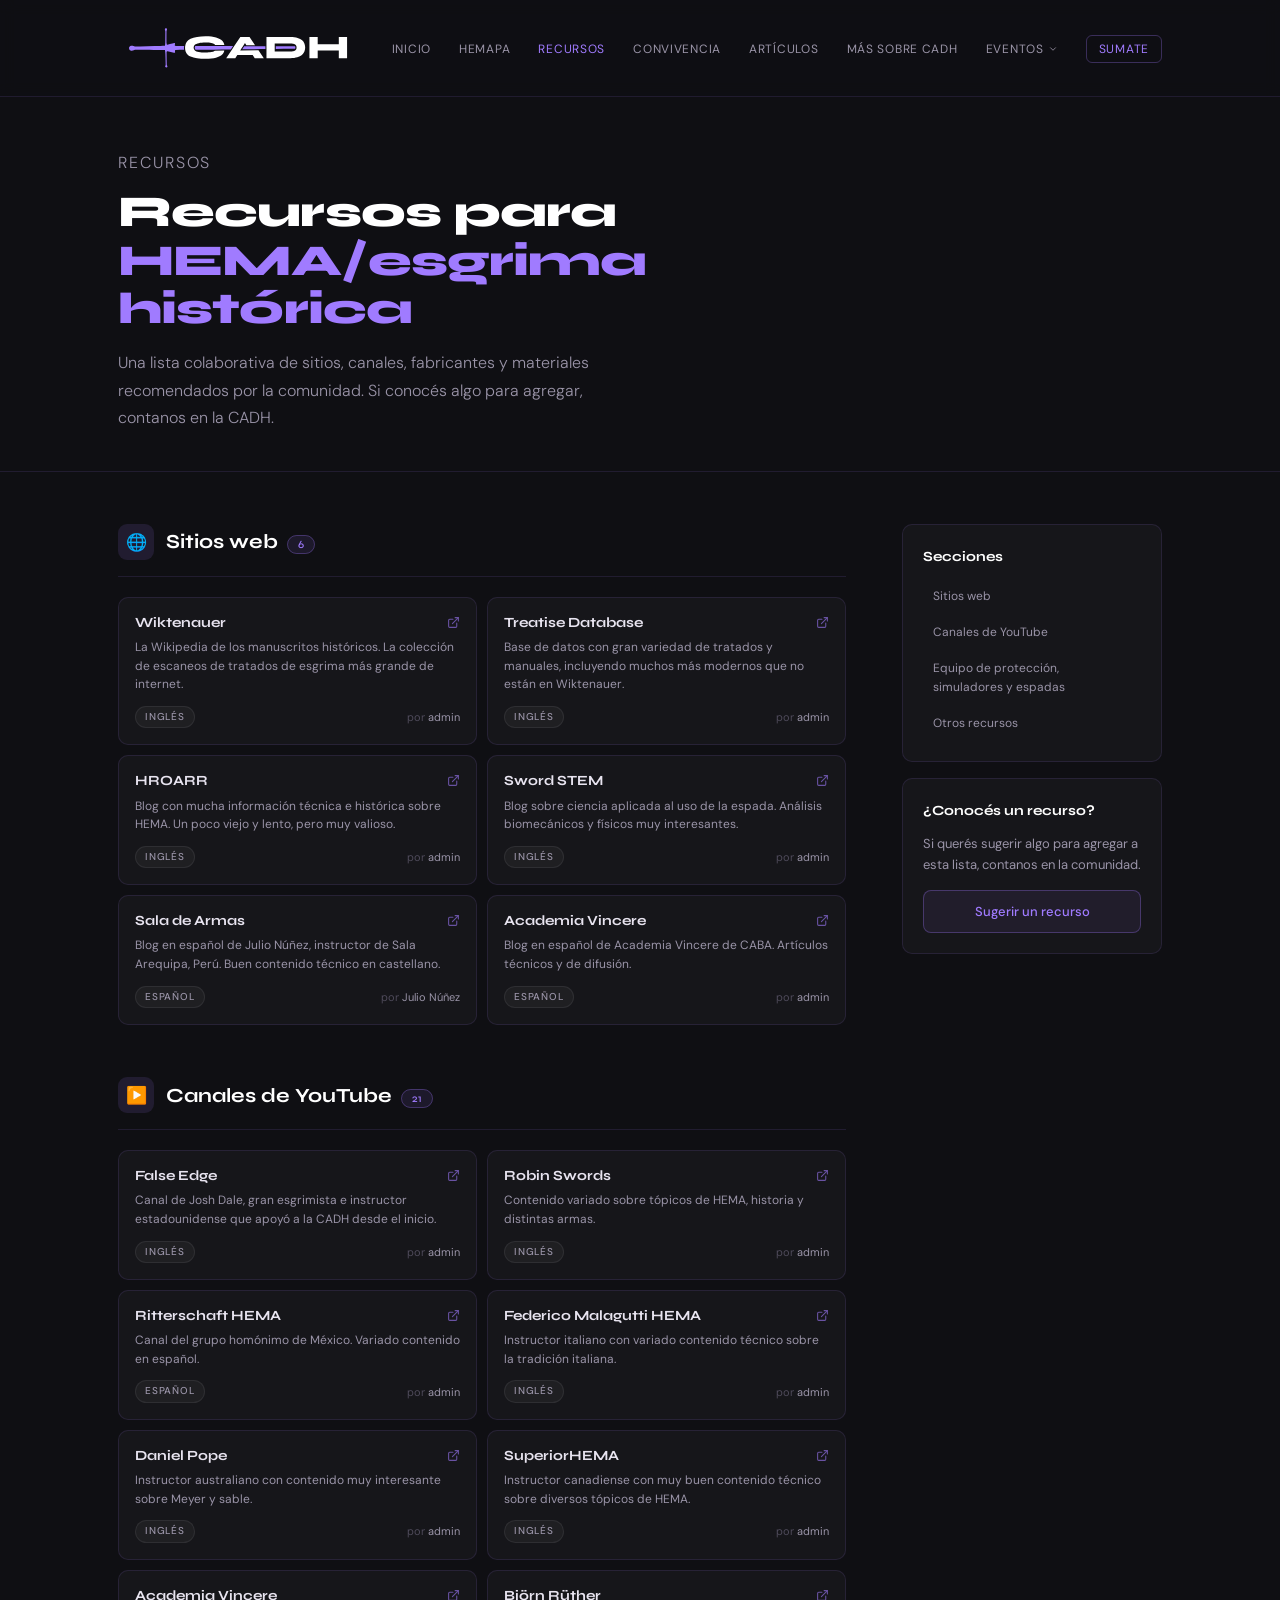
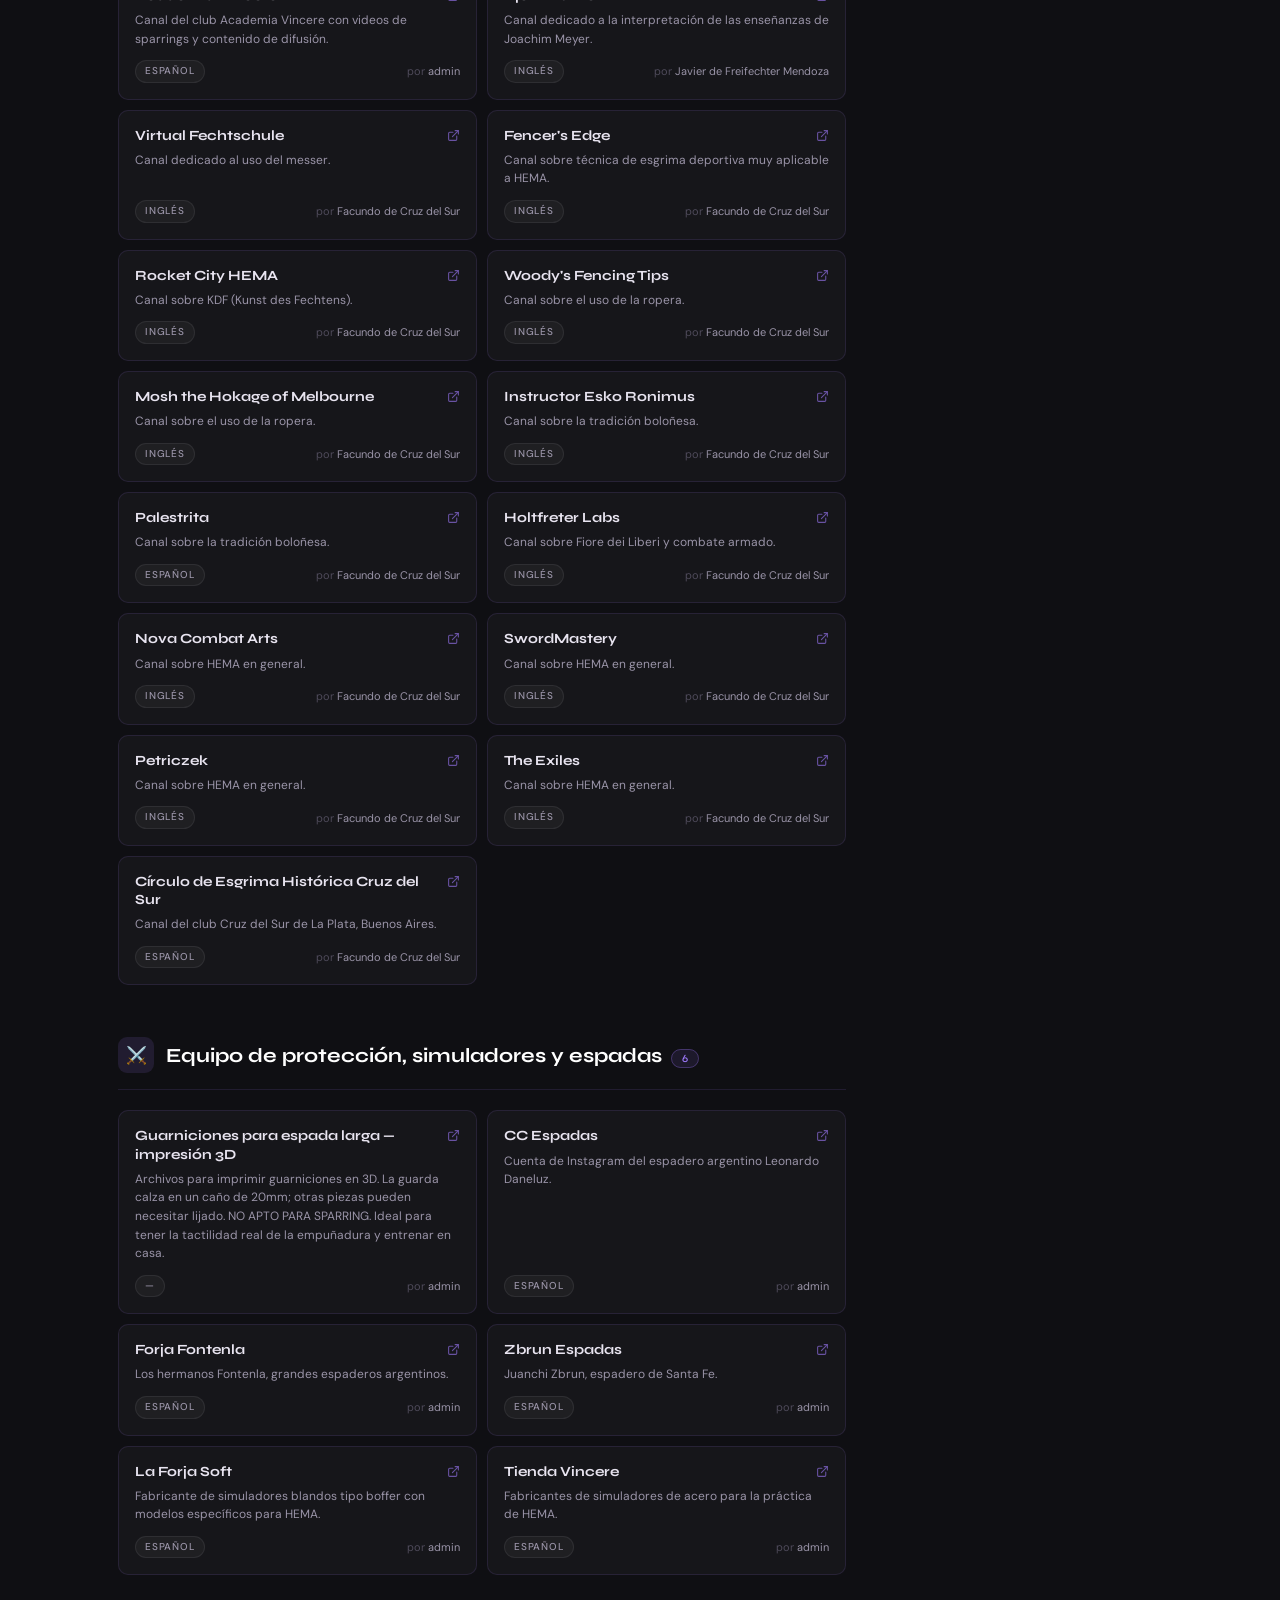
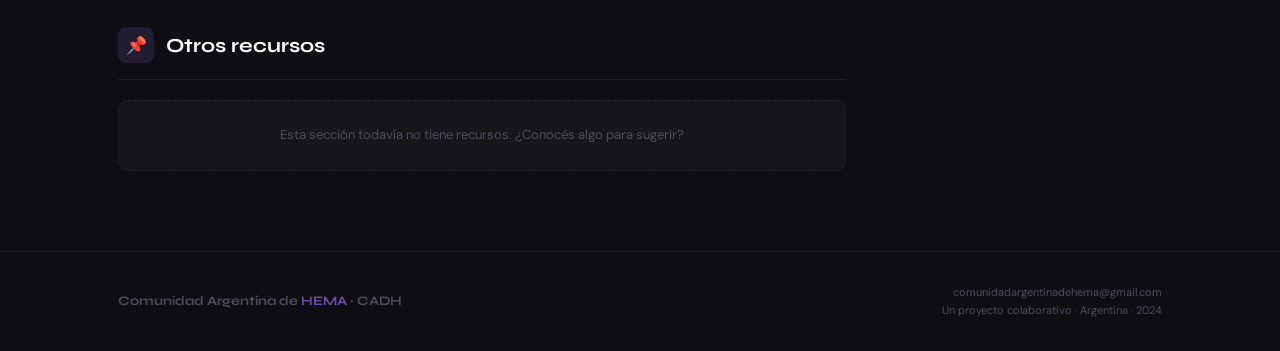
<file: recursos.html>
<!DOCTYPE html>
<html lang="es-AR">
<head>
  <meta charset="UTF-8">
  <meta name="viewport" content="width=device-width, initial-scale=1.0">
  <title>Recursos de HEMA — Comunidad Argentina de HEMA</title>
  <meta name="description" content="Lista de recursos online para practicantes de HEMA y esgrima histórica en Argentina: sitios web, canales de YouTube, fabricantes de equipo y más.">
  <meta name="keywords" content="HEMA Argentina, recursos HEMA, esgrima histórica, canales YouTube HEMA, fabricantes espadas Argentina">
  <meta name="author" content="Comunidad Argentina de HEMA">
  <meta name="robots" content="index, follow">

  <link rel="icon" href="img/favicon.ico" sizes="any">
  <link rel="icon" href="img/favicon-192.png" type="image/png" sizes="192x192">

  <meta property="og:title" content="Recursos de HEMA — CADH">
  <meta property="og:description" content="Lista de recursos online para practicantes de esgrima histórica en Argentina.">
  <meta property="og:image" content="https://www.cadh-hema.com.ar/img/og-image.jpg">
  <meta property="og:url" content="https://www.cadh-hema.com.ar/recursos.html">
  <meta property="og:type" content="website">
  <meta property="og:locale" content="es_AR">

  <meta name="twitter:card" content="summary_large_image">
  <meta name="twitter:title" content="Recursos de HEMA — CADH">
  <meta name="twitter:description" content="Lista de recursos online para practicantes de esgrima histórica en Argentina.">

  <link rel="canonical" href="https://www.cadh-hema.com.ar/recursos.html">

  <link rel="preconnect" href="https://fonts.googleapis.com">
  <link rel="preconnect" href="https://fonts.gstatic.com" crossorigin>
  <link href="https://fonts.googleapis.com/css2?family=Syne:wght@700;800&family=DM+Sans:wght@300;400;500&display=swap" rel="stylesheet">

  <style>
    *, *::before, *::after { box-sizing: border-box; margin: 0; padding: 0; }

    :root {
      --color-bg:            #0f0f13;
      --color-text:          #e8e4f0;
      --color-text-muted:    #9a94a8;
      --color-text-footer:   #4e4a5a;
      --color-accent:        #a07bff;
      --color-accent-dark:   #7c5cbf;
      --color-surface:       rgba(255, 255, 255, 0.03);
      --color-border:        rgba(160, 120, 255, 0.12);
      --color-border-accent: rgba(160, 120, 255, 0.30);
      --font-display:        'Syne', sans-serif;
      --font-body:           'DM Sans', sans-serif;
      --max-width: 1100px;
      --pad-x:     28px;
    }

    html { scroll-behavior: smooth; }

    body {
      font-family: var(--font-body);
      background: var(--color-bg);
      color: var(--color-text);
      font-size: 15px;
      line-height: 1.65;
      -webkit-font-smoothing: antialiased;
    }

    a { color: inherit; text-decoration: none; }

    .container {
      max-width: var(--max-width);
      margin: 0 auto;
      padding: 0 var(--pad-x);
    }

    .section-label {
      font-size: 10px;
      font-weight: 600;
      letter-spacing: 0.12em;
      text-transform: uppercase;
      color: var(--color-accent);
      margin-bottom: 12px;
    }

    /* ── NAVEGACIÓN ── */
    .nav {
      position: sticky;
      top: 0;
      z-index: 100;
      background: rgba(15, 15, 19, 0.95);
      backdrop-filter: blur(8px);
      -webkit-backdrop-filter: blur(8px);
      border-bottom: 1px solid var(--color-border);
    }
    .nav-inner {
      display: flex;
      align-items: center;
      justify-content: space-between;
      height: 96px;
    }
    .nav-logo {
      display: flex;
      align-items: center;
      flex-shrink: 0;
      text-decoration: none;
    }
    .nav-logo-img {
      height: 80px;
      width: auto;
      display: block;
    }
    .nav-links {
      display: flex;
      align-items: center;
      gap: 28px;
      list-style: none;
    }
    .nav-links a {
      font-size: 12px;
      font-weight: 400;
      letter-spacing: 0.06em;
      text-transform: uppercase;
      color: var(--color-text-muted);
      transition: color 0.2s;
    }
    .nav-links a:hover  { color: var(--color-text); }
    .nav-links a.active { color: var(--color-accent); }
    .nav-links .nav-cta a {
      color: var(--color-accent);
      border: 1px solid var(--color-border-accent);
      border-radius: 6px;
      padding: 5px 12px;
    }
    .nav-links .nav-cta a:hover { background: rgba(160,120,255,0.08); }

    /* ── DROPDOWN "EVENTOS" ── */
    .nav-dropdown { position: relative; }
    .nav-dropdown-toggle {
      display: inline-flex;
      align-items: center;
      gap: 4px;
      font-family: var(--font-body);
      font-size: 12px;
      font-weight: 400;
      letter-spacing: 0.06em;
      text-transform: uppercase;
      color: var(--color-text-muted);
      background: none;
      border: none;
      padding: 0;
      cursor: pointer;
      transition: color 0.2s;
    }
    .nav-dropdown-toggle:hover,
    .nav-dropdown:hover .nav-dropdown-toggle,
    .nav-dropdown:focus-within .nav-dropdown-toggle { color: var(--color-text); }
    .nav-dropdown-toggle.active { color: var(--color-accent); }
    .nav-dropdown-arrow { transition: transform 0.2s; flex-shrink: 0; }
    .nav-dropdown:hover .nav-dropdown-arrow,
    .nav-dropdown:focus-within .nav-dropdown-arrow { transform: rotate(180deg); }
    .nav-dropdown::after {
      content: '';
      position: absolute;
      top: 100%;
      left: 0;
      right: 0;
      height: 14px;
    }
    .nav-dropdown-menu {
      list-style: none;
      position: absolute;
      top: 100%;
      left: 50%;
      margin-top: 14px;
      background: rgba(15, 15, 19, 0.98);
      border: 1px solid var(--color-border);
      border-radius: 10px;
      padding: 8px;
      min-width: 210px;
      opacity: 0;
      visibility: hidden;
      transform: translateX(-50%) translateY(-6px);
      transition: opacity 0.2s, transform 0.2s, visibility 0.2s;
      box-shadow: 0 12px 32px rgba(0,0,0,0.4);
    }
    .nav-dropdown:hover .nav-dropdown-menu,
    .nav-dropdown:focus-within .nav-dropdown-menu {
      opacity: 1;
      visibility: visible;
      transform: translateX(-50%) translateY(0);
    }
    .nav-dropdown-menu a {
      display: block;
      padding: 9px 12px;
      border-radius: 6px;
      font-size: 12.5px;
      font-weight: 400;
      text-transform: none;
      letter-spacing: 0.01em;
      color: var(--color-text-muted);
      white-space: nowrap;
      transition: color 0.2s, background 0.2s;
    }
    .nav-dropdown-menu a:hover { background: rgba(160,120,255,0.08); color: var(--color-text); }
    .nav-dropdown-menu a.active { color: var(--color-accent); }

    .nav-mobile-label {
      font-size: 11px;
      font-weight: 600;
      letter-spacing: 0.1em;
      text-transform: uppercase;
      color: var(--color-accent);
      padding: 14px 0 4px;
    }
    .nav-mobile a.nav-mobile-sub { padding-left: 14px; font-size: 13px; }
    .nav-toggle {
      display: none;
      flex-direction: column;
      justify-content: center;
      gap: 5px;
      width: 36px;
      height: 36px;
      background: none;
      border: none;
      cursor: pointer;
      padding: 4px;
    }
    .nav-toggle span {
      display: block;
      height: 1.5px;
      background: var(--color-text);
      border-radius: 2px;
      transition: transform 0.3s, opacity 0.3s;
    }
    .nav-toggle.open span:nth-child(1) { transform: translateY(6.5px) rotate(45deg); }
    .nav-toggle.open span:nth-child(2) { opacity: 0; }
    .nav-toggle.open span:nth-child(3) { transform: translateY(-6.5px) rotate(-45deg); }
    .nav-mobile {
      display: none;
      flex-direction: column;
      border-top: 1px solid var(--color-border);
      padding: 16px var(--pad-x) 20px;
      gap: 4px;
    }
    .nav-mobile.open { display: flex; }
    .nav-mobile a {
      font-size: 14px;
      color: var(--color-text-muted);
      padding: 10px 0;
      border-bottom: 1px solid rgba(255,255,255,0.04);
      transition: color 0.2s;
    }
    .nav-mobile a:hover  { color: var(--color-text); }
    .nav-mobile a.active { color: var(--color-accent); }
    .nav-mobile a.mobile-cta {
      color: var(--color-accent);
      font-weight: 500;
      border-bottom: none;
      margin-top: 8px;
    }

    /* ── PAGE HEADER ── */
    .page-header {
      padding: 52px 0 40px;
      border-bottom: 1px solid var(--color-border);
    }
    .page-header h1 {
      font-family: var(--font-display);
      font-weight: 800;
      font-size: clamp(28px, 4vw, 44px);
      line-height: 1.1;
      letter-spacing: -0.02em;
      color: #fff;
      max-width: 600px;
      margin-bottom: 16px;
    }
    .page-header h1 em { font-style: normal; color: var(--color-accent); }
    .page-header p {
      font-size: 16px;
      font-weight: 300;
      color: var(--color-text-muted);
      max-width: 520px;
      line-height: 1.7;
    }

    /* ── LAYOUT ── */
    .content-layout {
      display: grid;
      grid-template-columns: 1fr 260px;
      gap: 56px;
      padding: 52px 0 80px;
      align-items: start;
    }

    /* ── SECCIÓN DE RECURSOS ── */
    .recursos-section {
      margin-bottom: 52px;
    }
    .recursos-section:last-child { margin-bottom: 0; }

    .recursos-section-header {
      display: flex;
      align-items: center;
      gap: 12px;
      margin-bottom: 20px;
      padding-bottom: 16px;
      border-bottom: 1px solid var(--color-border);
    }

    .recursos-section-icon {
      width: 36px;
      height: 36px;
      border-radius: 9px;
      background: rgba(160,120,255,0.12);
      display: flex;
      align-items: center;
      justify-content: center;
      font-size: 17px;
      flex-shrink: 0;
    }

    .recursos-section-header h2 {
      font-family: var(--font-display);
      font-weight: 700;
      font-size: 20px;
      color: #fff;
    }

    .recursos-section-header .count {
      font-size: 11px;
      font-weight: 500;
      color: var(--color-accent);
      background: rgba(160,120,255,0.1);
      border: 1px solid var(--color-border-accent);
      border-radius: 100px;
      padding: 2px 10px;
      margin-left: 4px;
    }

    /* Grid de recursos */
    .recursos-grid {
      display: grid;
      grid-template-columns: repeat(auto-fill, minmax(280px, 1fr));
      gap: 10px;
    }

    /* Card individual de recurso */
    .recurso-card {
      display: flex;
      flex-direction: column;
      background: var(--color-surface);
      border: 1px solid var(--color-border);
      border-radius: 10px;
      padding: 16px;
      transition: border-color 0.2s, background 0.2s;
      text-decoration: none;
      color: inherit;
    }
    .recurso-card:hover {
      border-color: var(--color-border-accent);
      background: rgba(160,120,255,0.04);
    }

    .recurso-card-top {
      display: flex;
      align-items: flex-start;
      justify-content: space-between;
      gap: 8px;
      margin-bottom: 6px;
    }

    .recurso-nombre {
      font-family: var(--font-display);
      font-weight: 700;
      font-size: 14px;
      color: var(--color-text);
      line-height: 1.3;
    }

    .recurso-link-icon {
      color: var(--color-accent);
      opacity: 0.6;
      flex-shrink: 0;
      margin-top: 2px;
      transition: opacity 0.2s;
    }
    .recurso-card:hover .recurso-link-icon { opacity: 1; }

    .recurso-desc {
      font-size: 12px;
      color: var(--color-text-muted);
      line-height: 1.55;
      flex: 1;
      margin-bottom: 12px;
    }

    .recurso-footer {
      display: flex;
      align-items: center;
      justify-content: space-between;
      gap: 8px;
      flex-wrap: wrap;
    }

    .recurso-idioma {
      font-size: 10px;
      font-weight: 500;
      letter-spacing: 0.08em;
      text-transform: uppercase;
      color: var(--color-text-muted);
      background: rgba(255,255,255,0.04);
      border: 1px solid rgba(255,255,255,0.07);
      border-radius: 100px;
      padding: 2px 9px;
    }

    .recurso-por {
      font-size: 11px;
      color: var(--color-text-footer);
    }
    .recurso-por span { color: var(--color-text-muted); }

    /* Card de recurso sin link (ej: archivos 3D) */
    .recurso-card.no-link {
      cursor: default;
    }
    .recurso-card.no-link:hover {
      border-color: var(--color-border);
      background: var(--color-surface);
    }

    /* Nota de sección vacía */
    .section-placeholder {
      background: var(--color-surface);
      border: 1px dashed var(--color-border);
      border-radius: 10px;
      padding: 24px;
      text-align: center;
      color: var(--color-text-footer);
      font-size: 13px;
      line-height: 1.6;
    }

    /* ── SIDEBAR ── */
    .sidebar {
      position: sticky;
      top: 80px;
      display: flex;
      flex-direction: column;
      gap: 16px;
    }
    .sidebar-card {
      background: var(--color-surface);
      border: 1px solid var(--color-border);
      border-radius: 10px;
      padding: 20px;
    }
    .sidebar-card h3 {
      font-family: var(--font-display);
      font-weight: 700;
      font-size: 14px;
      color: #fff;
      margin-bottom: 12px;
    }
    .sidebar-card p {
      font-size: 13px;
      color: var(--color-text-muted);
      line-height: 1.6;
      margin-bottom: 14px;
    }
    .sidebar-nav {
      display: flex;
      flex-direction: column;
      gap: 2px;
    }
    .sidebar-nav a {
      font-size: 12px;
      color: var(--color-text-muted);
      padding: 7px 10px;
      border-radius: 6px;
      transition: color 0.2s, background 0.2s;
      display: flex;
      align-items: center;
      gap: 8px;
    }
    .sidebar-nav a:hover {
      color: var(--color-accent);
      background: rgba(160,120,255,0.06);
    }

    .suggest-link {
      display: inline-flex;
      align-items: center;
      gap: 7px;
      font-size: 13px;
      font-weight: 500;
      color: var(--color-accent);
      background: rgba(160,120,255,0.08);
      border: 1px solid var(--color-border-accent);
      border-radius: 8px;
      padding: 10px 16px;
      width: 100%;
      justify-content: center;
      transition: background 0.2s;
    }
    .suggest-link:hover { background: rgba(160,120,255,0.14); }

    /* ── FOOTER ── */
    .footer {
      padding: 32px 0;
      border-top: 1px solid var(--color-border);
    }
    .footer-inner {
      display: flex;
      align-items: center;
      justify-content: space-between;
      gap: 16px;
      flex-wrap: wrap;
    }
    .footer-brand {
      font-family: var(--font-display);
      font-weight: 700;
      font-size: 13px;
      color: var(--color-text-footer);
    }
    .footer-brand span { color: var(--color-accent); opacity: 0.6; }
    .footer-meta {
      font-size: 11px;
      color: var(--color-text-footer);
      line-height: 1.6;
      text-align: right;
    }
    .footer-meta a { color: var(--color-text-footer); transition: color 0.2s; }
    .footer-meta a:hover { color: var(--color-text-muted); }

    /* ── RESPONSIVE ── */
    @media (max-width: 900px) {
      .content-layout {
        grid-template-columns: 1fr;
        gap: 40px;
        padding: 40px 0 60px;
      }
      .sidebar { position: relative; top: 0; }
    }
    @media (max-width: 768px) {
      :root { --pad-x: 16px; }
      .nav-links  { display: none; }
      .nav-toggle { display: flex; }
      .footer-inner { flex-direction: column; align-items: flex-start; }
      .footer-meta  { text-align: left; }
    }
    @media (max-width: 480px) {
      .recursos-grid { grid-template-columns: 1fr; }
    }
  </style>
</head>
<body>

  <!-- NAVEGACIÓN -->
  <header class="nav">
    <div class="container">
      <nav class="nav-inner">
        <a href="index.html" class="nav-logo" aria-label="Comunidad Argentina de HEMA">
            <img src="img/logo-cadh.svg" alt="CADH" class="nav-logo-img">
          </a>
        <ul class="nav-links">
          <li><a href="index.html">Inicio</a></li>
          <li><a href="hemapa.html">HEMAPA</a></li>
          <li><a href="recursos.html" class="active">Recursos</a></li>
          <li><a href="convivencia.html">Convivencia</a></li>
          <li><a href="articulos/index.html">Artículos</a></li>
          <li><a href="sobre-cadh.html">Más sobre CADH</a></li>
          <li class="nav-dropdown">
            <button class="nav-dropdown-toggle" aria-haspopup="true" aria-expanded="false">
              Eventos
              <svg class="nav-dropdown-arrow" viewBox="0 0 24 24" fill="none" stroke="currentColor" stroke-width="2" stroke-linecap="round" stroke-linejoin="round" width="10" height="10" aria-hidden="true"><path d="M6 9l6 6 6-6"/></svg>
            </button>
            <ul class="nav-dropdown-menu">
              <li><a href="campamento.html">Campamento CADH</a></li>
              <li><a href="torneo-hojas-de-plata.html">Torneo Hojas de Plata</a></li>
            </ul>
          </li>
          <li class="nav-cta"><a href="https://chat.whatsapp.com/J8FOacdq1g0GMBEtuvFxuf" target="_blank" rel="noopener">Sumate</a></li>
        </ul>
        <button class="nav-toggle" id="navToggle" aria-label="Abrir menú" aria-expanded="false">
          <span></span><span></span><span></span>
        </button>
      </nav>
    </div>
    <nav class="nav-mobile" id="navMobile" aria-label="Menú mobile">
      <a href="index.html">Inicio</a>
      <a href="hemapa.html">HEMAPA</a>
      <a href="recursos.html" class="active">Recursos</a>
      <a href="convivencia.html">Convivencia</a>
      <a href="articulos/index.html">Artículos</a>
      <a href="sobre-cadh.html">Más sobre CADH</a>
      <span class="nav-mobile-label">Eventos</span>
      <a href="campamento.html" class="nav-mobile-sub">Campamento CADH</a>
      <a href="torneo-hojas-de-plata.html" class="nav-mobile-sub">Torneo Hojas de Plata</a>
      <a href="https://chat.whatsapp.com/J8FOacdq1g0GMBEtuvFxuf" target="_blank" rel="noopener" class="mobile-cta">Sumate al WhatsApp →</a>
    </nav>
  </header>

  <main>

    <div class="page-header">
      <div class="container">
        <p class="section-label">Recursos</p>
        <h1>Recursos para <em>HEMA/esgrima histórica</em></h1>
        <p>Una lista colaborativa de sitios, canales, fabricantes y materiales recomendados por la comunidad. Si conocés algo para agregar, contanos en la CADH.</p>
      </div>
    </div>

    <div class="container">
      <div class="content-layout">
        <div class="main-content" id="recursos-container">
          <!-- El contenido se genera desde el bloque de datos de abajo -->
        </div>

        <aside class="sidebar">
          <div class="sidebar-card">
            <h3>Secciones</h3>
            <nav class="sidebar-nav" id="sidebar-nav">
              <!-- Se genera automáticamente -->
            </nav>
          </div>
          <div class="sidebar-card">
            <h3>¿Conocés un recurso?</h3>
            <p>Si querés sugerir algo para agregar a esta lista, contanos en la comunidad.</p>
            <a href="https://chat.whatsapp.com/J8FOacdq1g0GMBEtuvFxuf" target="_blank" rel="noopener" class="suggest-link">
              Sugerir un recurso
            </a>
          </div>
        </aside>
      </div>
    </div>

  </main>

  <footer class="footer">
    <div class="container">
      <div class="footer-inner">
        <div class="footer-brand">Comunidad Argentina de <span>HEMA</span> · CADH</div>
        <div class="footer-meta">
          <a href="mailto:comunidadargentinadehema@gmail.com">comunidadargentinadehema@gmail.com</a><br>
          Un proyecto colaborativo · Argentina · 2024
        </div>
      </div>
    </div>
  </footer>

  <script>
    // =====================================================================
    //  DATOS DE RECURSOS — EDITÁ SOLO ESTA SECCIÓN PARA AGREGAR O QUITAR
    // =====================================================================
    //
    //  Cada sección tiene:
    //    id:     identificador único (sin espacios, sin acentos)
    //    icon:   emoji que aparece en el título
    //    titulo: nombre de la sección
    //    items:  array de recursos
    //
    //  Cada recurso tiene:
    //    nombre:  nombre del sitio o canal             (OBLIGATORIO)
    //    url:     link completo con https://           (OBLIGATORIO — ponés "#" si no tenés el link)
    //    desc:    descripción breve                    (OBLIGATORIO)
    //    idioma:  "Español", "Inglés", "Bilingüe"     (OBLIGATORIO)
    //    por:     quién lo recomendó                  (OBLIGATORIO)
    //
    //  Para agregar un recurso nuevo: copiás un bloque { } dentro del array
    //  de la sección que corresponda, completás los campos y guardás.
    //  Para agregar una sección nueva: copiás todo un bloque { id, icon, titulo, items }
    //  al final del array RECURSOS, antes del punto y coma.
    //
    // =====================================================================

    const RECURSOS = [

      // ------------------------------------------------------------------
      // SECCIÓN 1: SITIOS WEB
      // ------------------------------------------------------------------
      {
        id: "sitios-web",
        icon: "🌐",
        titulo: "Sitios web",
        items: [
          {
            nombre:  "Wiktenauer",
            url:     "https://wiktenauer.com",
            desc:    "La Wikipedia de los manuscritos históricos. La colección de escaneos de tratados de esgrima más grande de internet.",
            idioma:  "Inglés",
            por:     "admin"
          },
          {
            nombre:  "Treatise Database",
            url:     "http://www.middleages.hu/english/martialarts/treatise_database.php",
            desc:    "Base de datos con gran variedad de tratados y manuales, incluyendo muchos más modernos que no están en Wiktenauer.",
            idioma:  "Inglés",
            por:     "admin"
          },
          {
            nombre:  "HROARR",
            url:     "https://hroarr.com",
            desc:    "Blog con mucha información técnica e histórica sobre HEMA. Un poco viejo y lento, pero muy valioso.",
            idioma:  "Inglés",
            por:     "admin"
          },
          {
            nombre:  "Sword STEM",
            url:     "https://swordstem.com",
            desc:    "Blog sobre ciencia aplicada al uso de la espada. Análisis biomecánicos y físicos muy interesantes.",
            idioma:  "Inglés",
            por:     "admin"
          },
          {
            nombre:  "Sala de Armas",
            url:     "https://auroswords.com",
            desc:    "Blog en español de Julio Núñez, instructor de Sala Arequipa, Perú. Buen contenido técnico en castellano.",
            idioma:  "Español",
            por:     "Julio Núñez"
          },
          {
            nombre:  "Academia Vincere",
            url:     "https://www.vincere.ar",
            desc:    "Blog en español de Academia Vincere de CABA. Artículos técnicos y de difusión.",
            idioma:  "Español",
            por:     "admin"
          }
        ]
      },

      // ------------------------------------------------------------------
      // SECCIÓN 2: CANALES DE YOUTUBE
      // ------------------------------------------------------------------
      {
        id: "youtube",
        icon: "▶️",
        titulo: "Canales de YouTube",
        items: [
          {
            nombre:  "False Edge",
            url:     "https://www.youtube.com/@FalseEdgeHEMA",
            desc:    "Canal de Josh Dale, gran esgrimista e instructor estadounidense que apoyó a la CADH desde el inicio.",
            idioma:  "Inglés",
            por:     "admin"
          },
          {
            nombre:  "Robin Swords",
            url:     "https://www.youtube.com/@RobinSwords",
            desc:    "Contenido variado sobre tópicos de HEMA, historia y distintas armas.",
            idioma:  "Inglés",
            por:     "admin"
          },
          {
            nombre:  "Ritterschaft HEMA",
            url:     "https://www.youtube.com/@RitterschaftHEMA",
            desc:    "Canal del grupo homónimo de México. Variado contenido en español.",
            idioma:  "Español",
            por:     "admin"
          },
          {
            nombre:  "Federico Malagutti HEMA",
            url:     "https://www.youtube.com/@FedericoMalaguttiHEMA",
            desc:    "Instructor italiano con variado contenido técnico sobre la tradición italiana.",
            idioma:  "Inglés",
            por:     "admin"
          },
          {
            nombre:  "Daniel Pope",
            url:     "https://www.youtube.com/@DanielPope",
            desc:    "Instructor australiano con contenido muy interesante sobre Meyer y sable.",
            idioma:  "Inglés",
            por:     "admin"
          },
          {
            nombre:  "SuperiorHEMA",
            url:     "https://www.youtube.com/@SuperiorHEMA",
            desc:    "Instructor canadiense con muy buen contenido técnico sobre diversos tópicos de HEMA.",
            idioma:  "Inglés",
            por:     "admin"
          },
          {
            nombre:  "Academia Vincere",
            url:     "https://www.youtube.com/@AcademiaVincere",
            desc:    "Canal del club Academia Vincere con videos de sparrings y contenido de difusión.",
            idioma:  "Español",
            por:     "admin"
          },
          {
            nombre:  "Björn Rüther",
            url:     "https://www.youtube.com/@BjornRuther",
            desc:    "Canal dedicado a la interpretación de las enseñanzas de Joachim Meyer.",
            idioma:  "Inglés",
            por:     "Javier de Freifechter Mendoza"
          },
          {
            nombre:  "Virtual Fechtschule",
            url:     "https://www.youtube.com/@VirtualFechtschule",
            desc:    "Canal dedicado al uso del messer.",
            idioma:  "Inglés",
            por:     "Facundo de Cruz del Sur"
          },
          {
            nombre:  "Fencer's Edge",
            url:     "https://www.youtube.com/@FencersEdge",
            desc:    "Canal sobre técnica de esgrima deportiva muy aplicable a HEMA.",
            idioma:  "Inglés",
            por:     "Facundo de Cruz del Sur"
          },
          {
            nombre:  "Rocket City HEMA",
            url:     "https://www.youtube.com/@RocketCityHEMA",
            desc:    "Canal sobre KDF (Kunst des Fechtens).",
            idioma:  "Inglés",
            por:     "Facundo de Cruz del Sur"
          },
          {
            nombre:  "Woody's Fencing Tips",
            url:     "https://www.youtube.com/@WoodysFencingTips",
            desc:    "Canal sobre el uso de la ropera.",
            idioma:  "Inglés",
            por:     "Facundo de Cruz del Sur"
          },
          {
            nombre:  "Mosh the Hokage of Melbourne",
            url:     "https://www.youtube.com/@MoshTheHokage",
            desc:    "Canal sobre el uso de la ropera.",
            idioma:  "Inglés",
            por:     "Facundo de Cruz del Sur"
          },
          {
            nombre:  "Instructor Esko Ronimus",
            url:     "https://www.youtube.com/@EskoRonimus",
            desc:    "Canal sobre la tradición boloñesa.",
            idioma:  "Inglés",
            por:     "Facundo de Cruz del Sur"
          },
          {
            nombre:  "Palestrita",
            url:     "https://www.youtube.com/@Palestrita",
            desc:    "Canal sobre la tradición boloñesa.",
            idioma:  "Español",
            por:     "Facundo de Cruz del Sur"
          },
          {
            nombre:  "Holtfreter Labs",
            url:     "https://www.youtube.com/@HoltfreterLabs",
            desc:    "Canal sobre Fiore dei Liberi y combate armado.",
            idioma:  "Inglés",
            por:     "Facundo de Cruz del Sur"
          },
          {
            nombre:  "Nova Combat Arts",
            url:     "https://www.youtube.com/@NovaCombatArts",
            desc:    "Canal sobre HEMA en general.",
            idioma:  "Inglés",
            por:     "Facundo de Cruz del Sur"
          },
          {
            nombre:  "SwordMastery",
            url:     "https://www.youtube.com/@SwordMastery",
            desc:    "Canal sobre HEMA en general.",
            idioma:  "Inglés",
            por:     "Facundo de Cruz del Sur"
          },
          {
            nombre:  "Petriczek",
            url:     "https://www.youtube.com/@Petriczek",
            desc:    "Canal sobre HEMA en general.",
            idioma:  "Inglés",
            por:     "Facundo de Cruz del Sur"
          },
          {
            nombre:  "The Exiles",
            url:     "https://www.youtube.com/@TheExilesHEMA",
            desc:    "Canal sobre HEMA en general.",
            idioma:  "Inglés",
            por:     "Facundo de Cruz del Sur"
          },
          {
            nombre:  "Círculo de Esgrima Histórica Cruz del Sur",
            url:     "https://www.youtube.com/@cruzdelsurhema",
            desc:    "Canal del club Cruz del Sur de La Plata, Buenos Aires.",
            idioma:  "Español",
            por:     "Facundo de Cruz del Sur"
          }
        ]
      },

      // ------------------------------------------------------------------
      // SECCIÓN 3: EQUIPO DE PROTECCIÓN, SIMULADORES Y ESPADAS
      // ------------------------------------------------------------------
      {
        id: "equipo",
        icon: "⚔️",
        titulo: "Equipo de protección, simuladores y espadas",
        items: [
          {
            nombre:  "Guarniciones para espada larga — impresión 3D",
            url:     "https://www.thingiverse.com/thing:2790138",
            desc:    "Archivos para imprimir guarniciones en 3D. La guarda calza en un caño de 20mm; otras piezas pueden necesitar lijado. NO APTO PARA SPARRING. Ideal para tener la tactilidad real de la empuñadura y entrenar en casa.",
            idioma:  "—",
            por:     "admin"
          },
          {
            nombre:  "CC Espadas",
            url:     "https://www.instagram.com/ccespadas",
            desc:    "Cuenta de Instagram del espadero argentino Leonardo Daneluz.",
            idioma:  "Español",
            por:     "admin"
          },
          {
            nombre:  "Forja Fontenla",
            url:     "https://www.instagram.com/forjafontenla",
            desc:    "Los hermanos Fontenla, grandes espaderos argentinos.",
            idioma:  "Español",
            por:     "admin"
          },
          {
            nombre:  "Zbrun Espadas",
            url:     "https://www.instagram.com/zbrunespadas/",
            desc:    "Juanchi Zbrun, espadero de Santa Fe.",
            idioma:  "Español",
            por:     "admin"
          },
          {
            nombre:  "La Forja Soft",
            url:     "https://www.instagram.com/la_forja_soft",
            desc:    "Fabricante de simuladores blandos tipo boffer con modelos específicos para HEMA.",
            idioma:  "Español",
            por:     "admin"
          },
          {
            nombre:  "Tienda Vincere",
            url:     "https://www.vincere.ar/tienda",
            desc:    "Fabricantes de simuladores de acero para la práctica de HEMA.",
            idioma:  "Español",
            por:     "admin"
          }
        ]
      },

      // ------------------------------------------------------------------
      // SECCIÓN 5: OTROS RECURSOS
      // Agregá acá lo que no entre en las categorías anteriores.
      // También podés crear una sección nueva copiando el bloque de arriba.
      // ------------------------------------------------------------------
      {
        id: "otros",
        icon: "📌",
        titulo: "Otros recursos",
        items: [
          // Por ahora vacío — se muestra un mensaje de invitación.
          // Para agregar: copiás un bloque { nombre, url, desc, idioma, por }
          // y lo pegás acá.
        ]
      }

    ]; // <-- FIN DE LOS DATOS. No borres este punto y coma.

    // =====================================================================
    //  GENERADOR DE HTML — no hace falta editar nada de acá para abajo
    // =====================================================================

    const container   = document.getElementById('recursos-container');
    const sidebarNav  = document.getElementById('sidebar-nav');

    // SVG de flecha externa (link icon)
    const linkSVG = `<svg class="recurso-link-icon" viewBox="0 0 24 24" fill="none" stroke="currentColor" stroke-width="2" stroke-linecap="round" stroke-linejoin="round" width="13" height="13" aria-hidden="true"><path d="M18 13v6a2 2 0 0 1-2 2H5a2 2 0 0 1-2-2V8a2 2 0 0 1 2-2h6"/><polyline points="15 3 21 3 21 9"/><line x1="10" y1="14" x2="21" y2="3"/></svg>`;

    RECURSOS.forEach(seccion => {
      // Sidebar nav item
      const navA = document.createElement('a');
      navA.href = '#' + seccion.id;
      navA.textContent = seccion.titulo;
      sidebarNav.appendChild(navA);

      // Sección
      const sec = document.createElement('div');
      sec.className = 'recursos-section';
      sec.id = seccion.id;

      const count = seccion.items.length;
      const countStr = count > 0 ? `<span class="count">${count}</span>` : '';

      sec.innerHTML = `
        <div class="recursos-section-header">
          <div class="recursos-section-icon">${seccion.icon}</div>
          <h2>${seccion.titulo} ${countStr}</h2>
        </div>
        <div class="recursos-grid" id="grid-${seccion.id}"></div>
      `;
      container.appendChild(sec);

      const grid = sec.querySelector('.recursos-grid');

      if (count === 0) {
        // Sección vacía
        grid.innerHTML = `
          <div class="section-placeholder" style="grid-column: 1 / -1;">
            Esta sección todavía no tiene recursos. ¿Conocés algo para sugerir?
          </div>`;
        return;
      }

      seccion.items.forEach(item => {
        const sinLink = !item.url || item.url === '#';
        const card = document.createElement(sinLink ? 'div' : 'a');

        if (!sinLink) {
          card.href   = item.url;
          card.target = '_blank';
          card.rel    = 'noopener noreferrer';
        }

        card.className = 'recurso-card' + (sinLink ? ' no-link' : '');
        card.innerHTML = `
          <div class="recurso-card-top">
            <div class="recurso-nombre">${item.nombre}</div>
            ${sinLink ? '' : linkSVG}
          </div>
          <div class="recurso-desc">${item.desc}</div>
          <div class="recurso-footer">
            <span class="recurso-idioma">${item.idioma}</span>
            <span class="recurso-por">por <span>${item.por}</span></span>
          </div>`;
        grid.appendChild(card);
      });
    });

    // Menú hamburger
    const toggle = document.getElementById('navToggle');
    const mobile = document.getElementById('navMobile');
    toggle.addEventListener('click', () => {
      const open = mobile.classList.toggle('open');
      toggle.classList.toggle('open', open);
      toggle.setAttribute('aria-expanded', open);
    });
  </script>

</body>
</html>
</file>
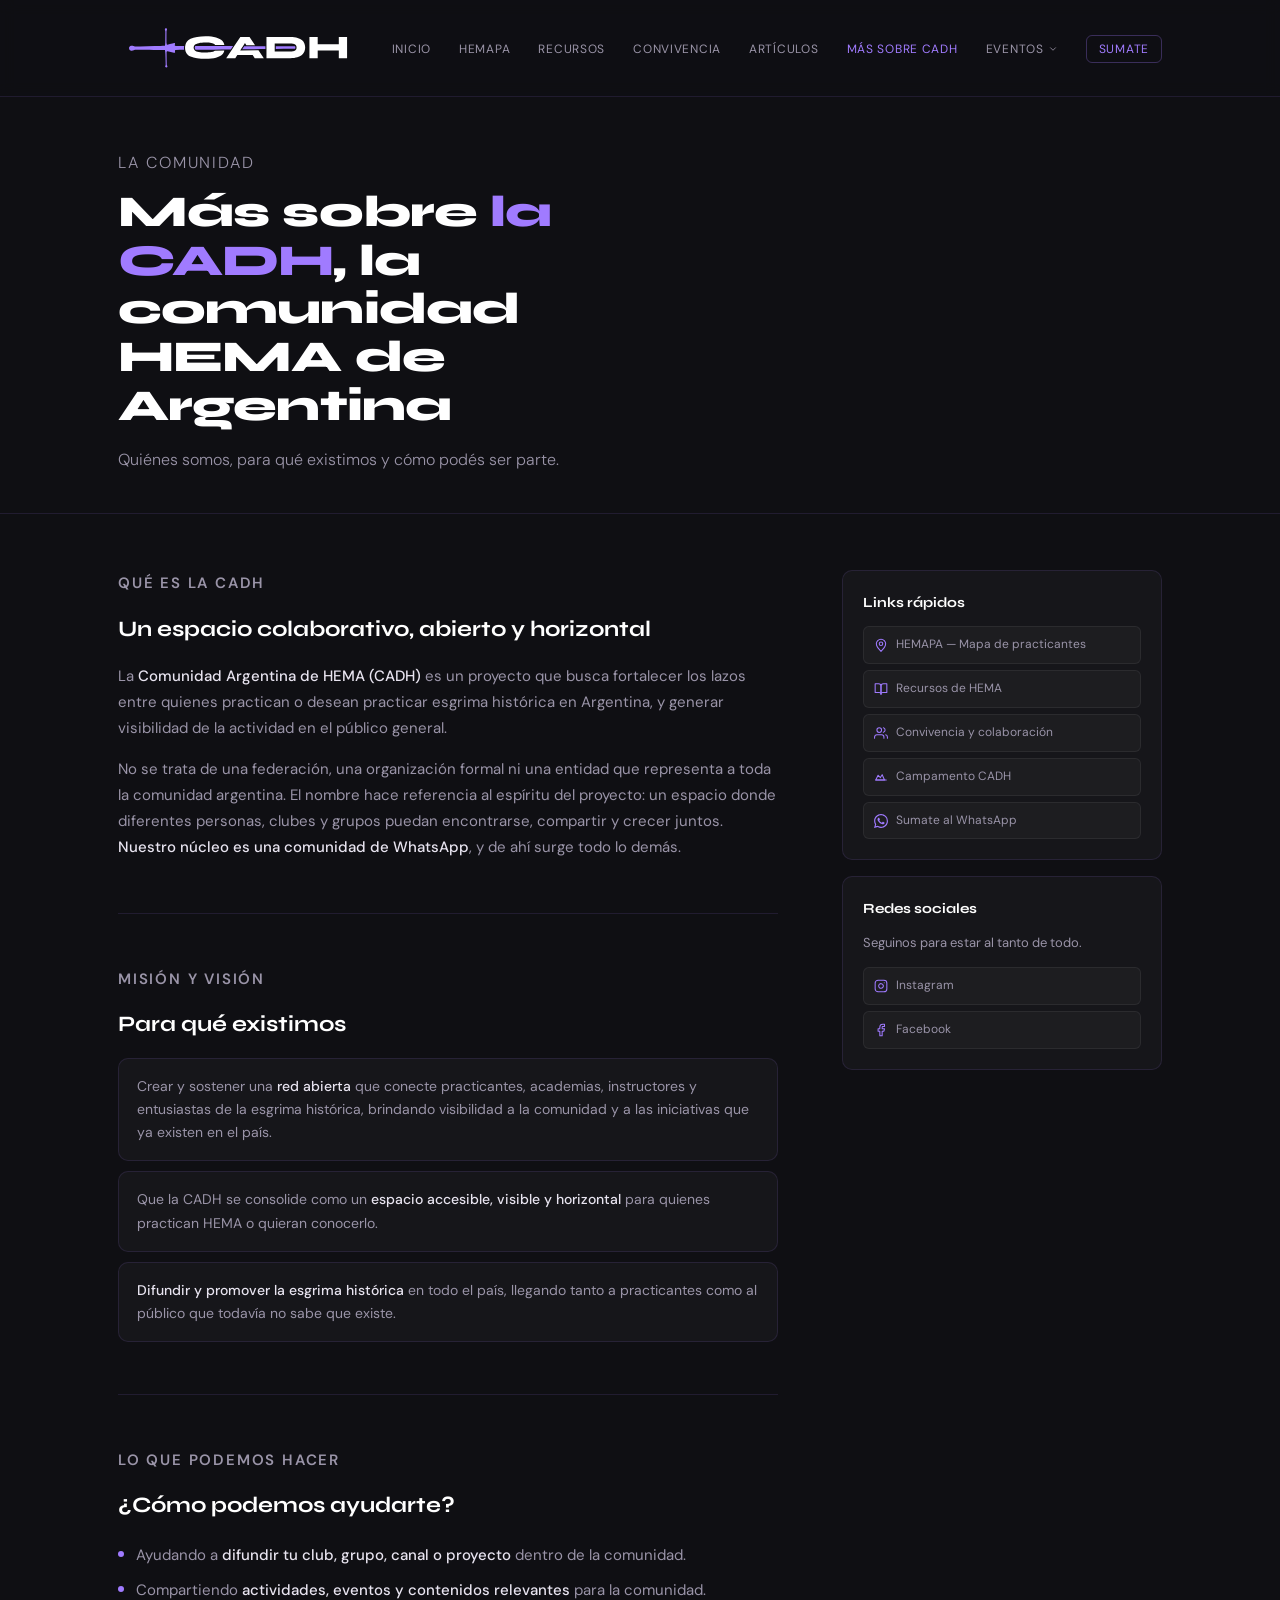
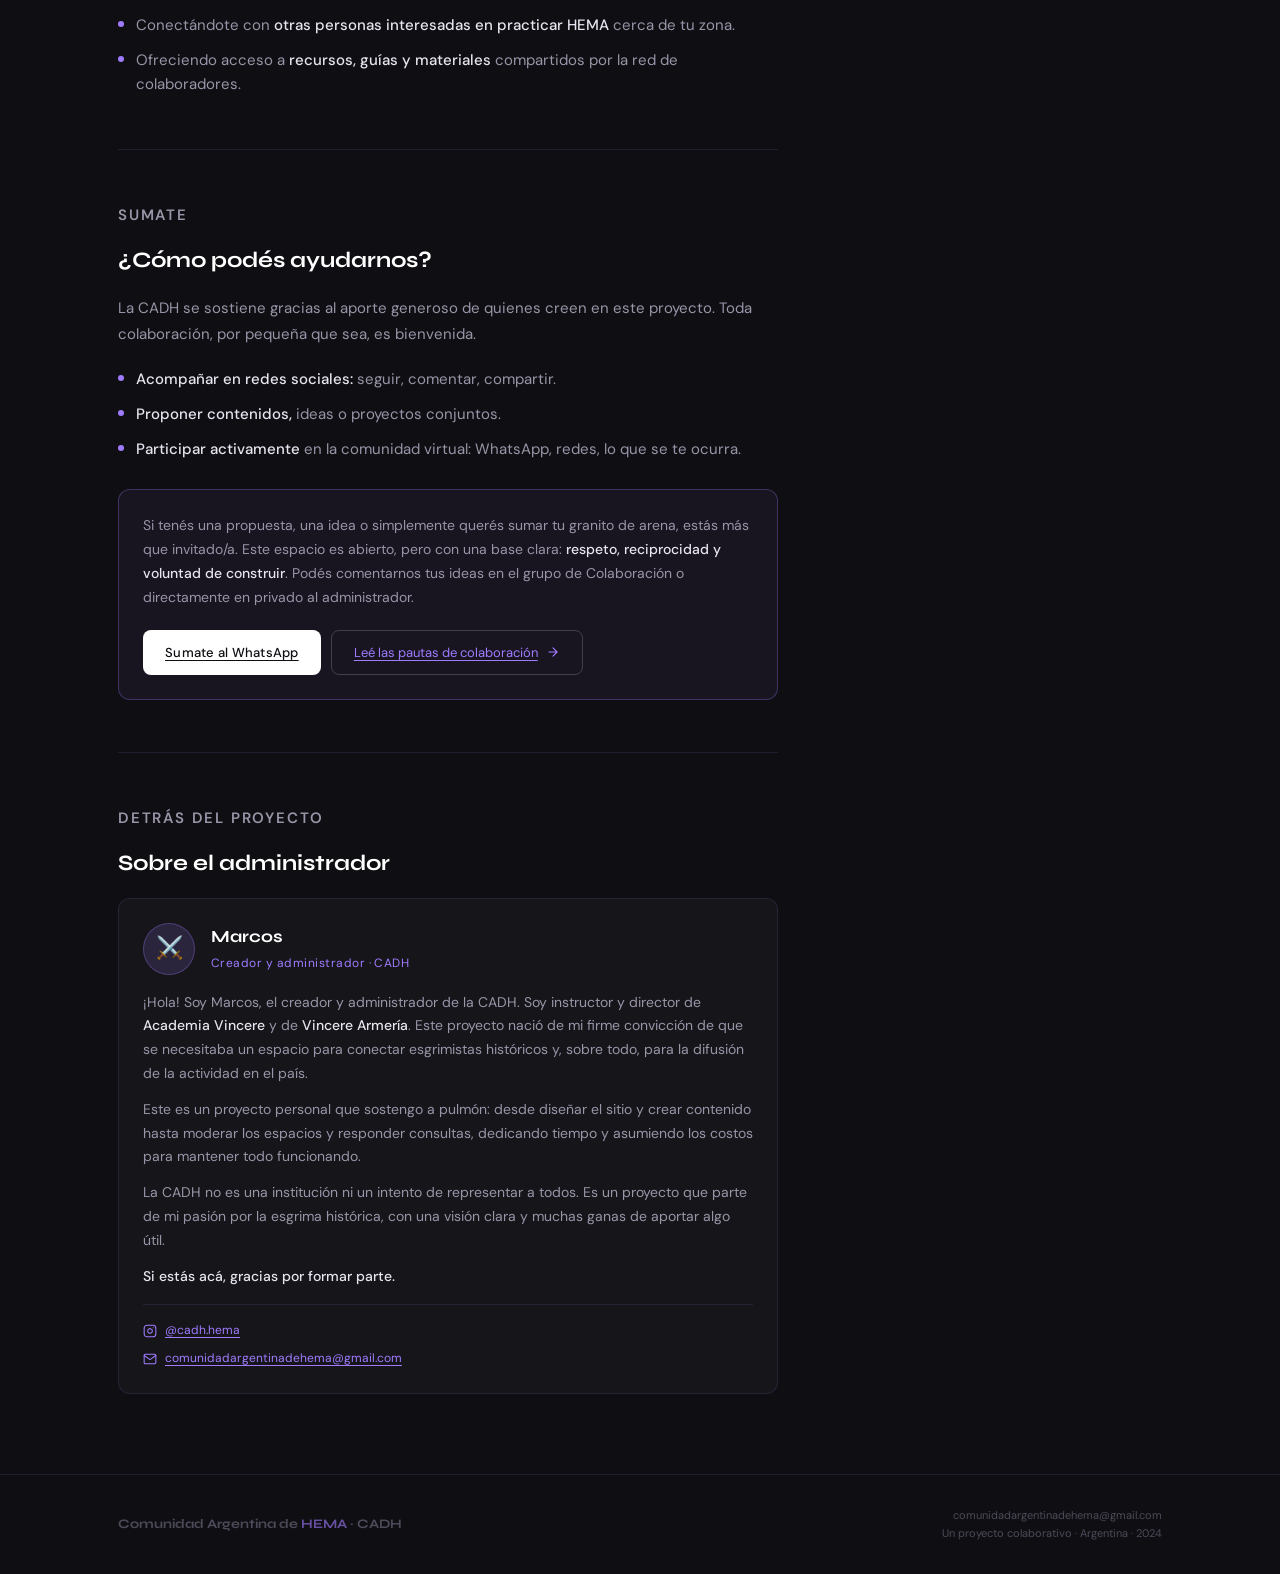
<file: sobre-cadh.html>
<!DOCTYPE html>
<html lang="es-AR">
<head>
  <meta charset="UTF-8">
  <meta name="viewport" content="width=device-width, initial-scale=1.0">
  <title>Más sobre CADH — Comunidad Argentina de HEMA</title>
  <meta name="description" content="Conocé qué es la CADH, quién la lleva adelante y cómo podés participar en la comunidad de esgrima histórica de Argentina.">
  <meta name="keywords" content="HEMA Argentina, esgrima histórica Argentina, CADH, comunidad HEMA">
  <meta name="author" content="Comunidad Argentina de HEMA">
  <meta name="robots" content="index, follow">

  <link rel="icon" href="img/favicon.ico" sizes="any">
  <link rel="icon" href="img/favicon-192.png" type="image/png" sizes="192x192">

  <meta property="og:title" content="Más sobre CADH — Comunidad Argentina de HEMA">
  <meta property="og:description" content="Conocé qué es la CADH, quién la lleva adelante y cómo podés participar.">
  <meta property="og:image" content="https://www.cadh-hema.com.ar/img/og-image.jpg">
  <meta property="og:url" content="https://www.cadh-hema.com.ar/sobre-cadh.html">
  <meta property="og:type" content="website">
  <meta property="og:locale" content="es_AR">

  <meta name="twitter:card" content="summary_large_image">
  <meta name="twitter:title" content="Más sobre CADH — Comunidad Argentina de HEMA">
  <meta name="twitter:description" content="Conocé qué es la CADH, quién la lleva adelante y cómo podés participar.">

  <link rel="canonical" href="https://www.cadh-hema.com.ar/sobre-cadh.html">

  <link rel="preconnect" href="https://fonts.googleapis.com">
  <link rel="preconnect" href="https://fonts.gstatic.com" crossorigin>
  <link href="https://fonts.googleapis.com/css2?family=Syne:wght@700;800&family=DM+Sans:wght@300;400;500&display=swap" rel="stylesheet">

  <style>
    *, *::before, *::after { box-sizing: border-box; margin: 0; padding: 0; }

    :root {
      --color-bg:            #0f0f13;
      --color-text:          #e8e4f0;
      --color-text-muted:    #9a94a8;
      --color-text-footer:   #4e4a5a;
      --color-accent:        #a07bff;
      --color-accent-dark:   #7c5cbf;
      --color-surface:       rgba(255, 255, 255, 0.03);
      --color-border:        rgba(160, 120, 255, 0.12);
      --color-border-accent: rgba(160, 120, 255, 0.30);
      --font-display:        'Syne', sans-serif;
      --font-body:           'DM Sans', sans-serif;
      --max-width: 1100px;
      --pad-x:     28px;
    }

    html { scroll-behavior: smooth; }

    body {
      font-family: var(--font-body);
      background: var(--color-bg);
      color: var(--color-text);
      font-size: 15px;
      line-height: 1.65;
      -webkit-font-smoothing: antialiased;
    }

    a { color: inherit; text-decoration: none; }

    .container {
      max-width: var(--max-width);
      margin: 0 auto;
      padding: 0 var(--pad-x);
    }

    .section-label {
      font-size: 10px;
      font-weight: 600;
      letter-spacing: 0.12em;
      text-transform: uppercase;
      color: var(--color-accent);
      margin-bottom: 12px;
    }

    /* ── BOTONES ── */
    .btn-primary {
      display: inline-flex;
      align-items: center;
      gap: 8px;
      background: var(--color-accent);
      color: #0f0f13;
      font-family: var(--font-body);
      font-weight: 500;
      font-size: 13px;
      letter-spacing: 0.02em;
      padding: 11px 22px;
      border-radius: 8px;
      border: none;
      cursor: pointer;
      transition: background 0.2s, transform 0.1s;
    }
    .btn-primary:hover  { background: #b892ff; }
    .btn-primary:active { transform: scale(0.98); }

    .btn-secondary {
      display: inline-flex;
      align-items: center;
      gap: 8px;
      background: transparent;
      color: var(--color-text);
      font-family: var(--font-body);
      font-weight: 400;
      font-size: 13px;
      padding: 11px 22px;
      border-radius: 8px;
      border: 1px solid rgba(232, 228, 240, 0.2);
      cursor: pointer;
      transition: border-color 0.2s, color 0.2s;
    }
    .btn-secondary:hover { border-color: rgba(232,228,240,0.45); color: #fff; }

    /* ── NAVEGACIÓN ── */
    .nav {
      position: sticky;
      top: 0;
      z-index: 100;
      background: rgba(15, 15, 19, 0.95);
      backdrop-filter: blur(8px);
      -webkit-backdrop-filter: blur(8px);
      border-bottom: 1px solid var(--color-border);
    }

    .nav-inner {
      display: flex;
      align-items: center;
      justify-content: space-between;
      height: 96px;
    }

    .nav-logo {
      display: flex;
      align-items: center;
      flex-shrink: 0;
      text-decoration: none;
    }
    .nav-logo-img {
      height: 80px;
      width: auto;
      display: block;
    }

    .nav-links {
      display: flex;
      align-items: center;
      gap: 28px;
      list-style: none;
    }
    .nav-links a {
      font-size: 12px;
      font-weight: 400;
      letter-spacing: 0.06em;
      text-transform: uppercase;
      color: var(--color-text-muted);
      transition: color 0.2s;
    }
    .nav-links a:hover  { color: var(--color-text); }
    .nav-links a.active { color: var(--color-accent); }
    .nav-links .nav-cta a {
      color: var(--color-accent);
      border: 1px solid var(--color-border-accent);
      border-radius: 6px;
      padding: 5px 12px;
    }
    .nav-links .nav-cta a:hover { background: rgba(160,120,255,0.08); }

    /* ── DROPDOWN "EVENTOS" ── */
    .nav-dropdown { position: relative; }
    .nav-dropdown-toggle {
      display: inline-flex;
      align-items: center;
      gap: 4px;
      font-family: var(--font-body);
      font-size: 12px;
      font-weight: 400;
      letter-spacing: 0.06em;
      text-transform: uppercase;
      color: var(--color-text-muted);
      background: none;
      border: none;
      padding: 0;
      cursor: pointer;
      transition: color 0.2s;
    }
    .nav-dropdown-toggle:hover,
    .nav-dropdown:hover .nav-dropdown-toggle,
    .nav-dropdown:focus-within .nav-dropdown-toggle { color: var(--color-text); }
    .nav-dropdown-toggle.active { color: var(--color-accent); }
    .nav-dropdown-arrow { transition: transform 0.2s; flex-shrink: 0; }
    .nav-dropdown:hover .nav-dropdown-arrow,
    .nav-dropdown:focus-within .nav-dropdown-arrow { transform: rotate(180deg); }
    .nav-dropdown::after {
      content: '';
      position: absolute;
      top: 100%;
      left: 0;
      right: 0;
      height: 14px;
    }
    .nav-dropdown-menu {
      list-style: none;
      position: absolute;
      top: 100%;
      left: 50%;
      margin-top: 14px;
      background: rgba(15, 15, 19, 0.98);
      border: 1px solid var(--color-border);
      border-radius: 10px;
      padding: 8px;
      min-width: 210px;
      opacity: 0;
      visibility: hidden;
      transform: translateX(-50%) translateY(-6px);
      transition: opacity 0.2s, transform 0.2s, visibility 0.2s;
      box-shadow: 0 12px 32px rgba(0,0,0,0.4);
    }
    .nav-dropdown:hover .nav-dropdown-menu,
    .nav-dropdown:focus-within .nav-dropdown-menu {
      opacity: 1;
      visibility: visible;
      transform: translateX(-50%) translateY(0);
    }
    .nav-dropdown-menu a {
      display: block;
      padding: 9px 12px;
      border-radius: 6px;
      font-size: 12.5px;
      font-weight: 400;
      text-transform: none;
      letter-spacing: 0.01em;
      color: var(--color-text-muted);
      white-space: nowrap;
      transition: color 0.2s, background 0.2s;
    }
    .nav-dropdown-menu a:hover { background: rgba(160,120,255,0.08); color: var(--color-text); }
    .nav-dropdown-menu a.active { color: var(--color-accent); }

    .nav-mobile-label {
      font-size: 11px;
      font-weight: 600;
      letter-spacing: 0.1em;
      text-transform: uppercase;
      color: var(--color-accent);
      padding: 14px 0 4px;
    }
    .nav-mobile a.nav-mobile-sub { padding-left: 14px; font-size: 13px; }

    .nav-toggle {
      display: none;
      flex-direction: column;
      justify-content: center;
      gap: 5px;
      width: 36px;
      height: 36px;
      background: none;
      border: none;
      cursor: pointer;
      padding: 4px;
    }
    .nav-toggle span {
      display: block;
      height: 1.5px;
      background: var(--color-text);
      border-radius: 2px;
      transition: transform 0.3s, opacity 0.3s;
    }
    .nav-toggle.open span:nth-child(1) { transform: translateY(6.5px) rotate(45deg); }
    .nav-toggle.open span:nth-child(2) { opacity: 0; }
    .nav-toggle.open span:nth-child(3) { transform: translateY(-6.5px) rotate(-45deg); }

    .nav-mobile {
      display: none;
      flex-direction: column;
      border-top: 1px solid var(--color-border);
      padding: 16px var(--pad-x) 20px;
      gap: 4px;
    }
    .nav-mobile.open { display: flex; }
    .nav-mobile a {
      font-size: 14px;
      color: var(--color-text-muted);
      padding: 10px 0;
      border-bottom: 1px solid rgba(255,255,255,0.04);
      transition: color 0.2s;
    }
    .nav-mobile a:hover  { color: var(--color-text); }
    .nav-mobile a.active { color: var(--color-accent); }
    .nav-mobile a.mobile-cta {
      color: var(--color-accent);
      font-weight: 500;
      border-bottom: none;
      margin-top: 8px;
    }

    /* ── PAGE HEADER ── */
    .page-header {
      padding: 52px 0 40px;
      border-bottom: 1px solid var(--color-border);
    }
    .page-header h1 {
      font-family: var(--font-display);
      font-weight: 800;
      font-size: clamp(28px, 4vw, 44px);
      line-height: 1.1;
      letter-spacing: -0.02em;
      color: #fff;
      max-width: 600px;
      margin-bottom: 16px;
    }
    .page-header h1 em {
      font-style: normal;
      color: var(--color-accent);
    }
    .page-header p {
      font-size: 16px;
      font-weight: 300;
      color: var(--color-text-muted);
      max-width: 520px;
      line-height: 1.7;
    }

    /* ── LAYOUT CONTENIDO ── */
    .content-layout {
      display: grid;
      grid-template-columns: 1fr 320px;
      gap: 64px;
      padding: 56px 0 80px;
      align-items: start;
    }

    /* ── SECCIONES PRINCIPALES ── */
    .main-content section {
      margin-bottom: 52px;
      padding-bottom: 52px;
      border-bottom: 1px solid var(--color-border);
    }
    .main-content section:last-child {
      border-bottom: none;
      margin-bottom: 0;
      padding-bottom: 0;
    }

    .main-content h2 {
      font-family: var(--font-display);
      font-weight: 700;
      font-size: 22px;
      color: #fff;
      margin-bottom: 16px;
    }

    .main-content p {
      font-size: 15px;
      color: var(--color-text-muted);
      line-height: 1.75;
      margin-bottom: 14px;
    }
    .main-content p:last-child { margin-bottom: 0; }

    .main-content strong {
      color: var(--color-text);
      font-weight: 500;
    }

    .main-content a {
      color: var(--color-accent);
      text-decoration: underline;
      text-underline-offset: 3px;
    }
    .main-content a:hover { color: #b892ff; }

    /* Lista de items con íconos */
    .icon-list {
      display: flex;
      flex-direction: column;
      gap: 10px;
      margin-top: 20px;
    }

    .icon-item {
      display: flex;
      gap: 12px;
      align-items: flex-start;
    }

    .icon-item-dot {
      width: 6px;
      height: 6px;
      border-radius: 50%;
      background: var(--color-accent);
      flex-shrink: 0;
      margin-top: 8px;
    }

    .icon-item p {
      margin: 0;
      font-size: 15px;
      color: var(--color-text-muted);
      line-height: 1.65;
    }

    /* Card de misión/visión */
    .mision-cards {
      display: flex;
      flex-direction: column;
      gap: 10px;
      margin-top: 4px;
    }

    .mision-card {
      background: var(--color-surface);
      border: 1px solid var(--color-border);
      border-radius: 10px;
      padding: 16px 18px;
      transition: border-color 0.2s;
    }
    .mision-card:hover { border-color: var(--color-border-accent); }

    .mision-card p {
      font-size: 14px;
      color: var(--color-text-muted);
      line-height: 1.65;
      margin: 0;
    }

    /* Card del admin */
    .admin-card {
      background: var(--color-surface);
      border: 1px solid var(--color-border);
      border-radius: 12px;
      padding: 24px;
      margin-top: 4px;
    }

    .admin-header {
      display: flex;
      gap: 16px;
      align-items: center;
      margin-bottom: 16px;
    }

    .admin-avatar {
      width: 52px;
      height: 52px;
      border-radius: 50%;
      background: rgba(160,120,255,0.15);
      border: 1px solid var(--color-border-accent);
      display: flex;
      align-items: center;
      justify-content: center;
      font-size: 22px;
      flex-shrink: 0;
    }

    .admin-name {
      font-family: var(--font-display);
      font-weight: 700;
      font-size: 17px;
      color: #fff;
      margin-bottom: 3px;
    }

    .admin-role {
      font-size: 12px;
      color: var(--color-accent);
      letter-spacing: 0.04em;
    }

    .admin-card p {
      font-size: 14px;
      color: var(--color-text-muted);
      line-height: 1.7;
      margin-bottom: 12px;
    }
    .admin-card p:last-child { margin-bottom: 0; }

    .admin-links {
      display: flex;
      flex-direction: column;
      gap: 8px;
      margin-top: 16px;
      padding-top: 16px;
      border-top: 1px solid var(--color-border);
    }

    .admin-link {
      display: flex;
      align-items: center;
      gap: 8px;
      font-size: 12px;
      color: var(--color-text-muted);
      transition: color 0.2s;
    }
    .admin-link:hover { color: var(--color-accent); }
    .admin-link svg { width: 14px; height: 14px; flex-shrink: 0; }

    /* CTA colaborar */
    .cta-box {
      background: rgba(160,120,255,0.06);
      border: 1px solid var(--color-border-accent);
      border-radius: 12px;
      padding: 24px;
      margin-top: 4px;
    }

    .cta-box p {
      font-size: 14px;
      color: var(--color-text-muted);
      line-height: 1.7;
      margin-bottom: 20px;
    }

    .cta-box-btns {
      display: flex;
      gap: 10px;
      flex-wrap: wrap;
    }

    /* ── SIDEBAR ── */
    .sidebar {
      position: sticky;
      top: 80px;
      display: flex;
      flex-direction: column;
      gap: 16px;
    }

    .sidebar-card {
      background: var(--color-surface);
      border: 1px solid var(--color-border);
      border-radius: 10px;
      padding: 20px;
    }

    .sidebar-card h3 {
      font-family: var(--font-display);
      font-weight: 700;
      font-size: 14px;
      color: #fff;
      margin-bottom: 12px;
    }

    .sidebar-card p {
      font-size: 13px;
      color: var(--color-text-muted);
      line-height: 1.6;
      margin-bottom: 14px;
    }

    .sidebar-links {
      display: flex;
      flex-direction: column;
      gap: 6px;
    }

    .sidebar-link {
      display: flex;
      align-items: center;
      gap: 8px;
      font-size: 12px;
      color: var(--color-text-muted);
      padding: 8px 10px;
      border-radius: 6px;
      background: rgba(255,255,255,0.03);
      border: 1px solid rgba(255,255,255,0.06);
      transition: color 0.2s, border-color 0.2s;
    }
    .sidebar-link:hover {
      color: var(--color-text);
      border-color: rgba(255,255,255,0.14);
    }
    .sidebar-link svg { width: 14px; height: 14px; flex-shrink: 0; color: var(--color-accent); }

    /* ── FOOTER ── */
    .footer {
      padding: 32px 0;
      border-top: 1px solid var(--color-border);
    }
    .footer-inner {
      display: flex;
      align-items: center;
      justify-content: space-between;
      gap: 16px;
      flex-wrap: wrap;
    }
    .footer-brand {
      font-family: var(--font-display);
      font-weight: 700;
      font-size: 13px;
      color: var(--color-text-footer);
    }
    .footer-brand span { color: var(--color-accent); opacity: 0.6; }
    .footer-meta {
      font-size: 11px;
      color: var(--color-text-footer);
      line-height: 1.6;
      text-align: right;
    }
    .footer-meta a { color: var(--color-text-footer); transition: color 0.2s; }
    .footer-meta a:hover { color: var(--color-text-muted); }

    /* ── RESPONSIVE ── */
    @media (max-width: 900px) {
      .content-layout {
        grid-template-columns: 1fr;
        gap: 40px;
        padding: 40px 0 60px;
      }
      .sidebar { position: relative; top: 0; }
    }

    @media (max-width: 768px) {
      :root { --pad-x: 16px; }
      .nav-links  { display: none; }
      .nav-toggle { display: flex; }
      .footer-inner { flex-direction: column; align-items: flex-start; }
      .footer-meta  { text-align: left; }
    }

    @media (max-width: 480px) {
      .cta-box-btns { flex-direction: column; align-items: flex-start; }
    }
  </style>
</head>
<body>

  <!-- NAVEGACIÓN -->
  <header class="nav">
    <div class="container">
      <nav class="nav-inner">
        <a href="index.html" class="nav-logo" aria-label="Comunidad Argentina de HEMA">
            <img src="img/logo-cadh.svg" alt="CADH" class="nav-logo-img">
          </a>
        <ul class="nav-links">
          <li><a href="index.html">Inicio</a></li>
          <li><a href="hemapa.html">HEMAPA</a></li>
          <li><a href="recursos.html">Recursos</a></li>
          <li><a href="convivencia.html">Convivencia</a></li>
          <li><a href="articulos/index.html">Artículos</a></li>
          <li><a href="sobre-cadh.html" class="active">Más sobre CADH</a></li>
          <li class="nav-dropdown">
            <button class="nav-dropdown-toggle" aria-haspopup="true" aria-expanded="false">
              Eventos
              <svg class="nav-dropdown-arrow" viewBox="0 0 24 24" fill="none" stroke="currentColor" stroke-width="2" stroke-linecap="round" stroke-linejoin="round" width="10" height="10" aria-hidden="true"><path d="M6 9l6 6 6-6"/></svg>
            </button>
            <ul class="nav-dropdown-menu">
              <li><a href="campamento.html">Campamento CADH</a></li>
              <li><a href="torneo-hojas-de-plata.html">Torneo Hojas de Plata</a></li>
            </ul>
          </li>
          <li class="nav-cta"><a href="https://chat.whatsapp.com/J8FOacdq1g0GMBEtuvFxuf" target="_blank" rel="noopener">Sumate</a></li>
        </ul>
        <button class="nav-toggle" id="navToggle" aria-label="Abrir menú" aria-expanded="false">
          <span></span><span></span><span></span>
        </button>
      </nav>
    </div>
    <nav class="nav-mobile" id="navMobile" aria-label="Menú mobile">
      <a href="index.html">Inicio</a>
      <a href="hemapa.html">HEMAPA</a>
      <a href="recursos.html">Recursos</a>
      <a href="convivencia.html">Convivencia</a>
      <a href="articulos/index.html">Artículos</a>
      <a href="sobre-cadh.html" class="active">Más sobre CADH</a>
      <span class="nav-mobile-label">Eventos</span>
      <a href="campamento.html" class="nav-mobile-sub">Campamento CADH</a>
      <a href="torneo-hojas-de-plata.html" class="nav-mobile-sub">Torneo Hojas de Plata</a>
      <a href="https://chat.whatsapp.com/J8FOacdq1g0GMBEtuvFxuf" target="_blank" rel="noopener" class="mobile-cta">Sumate al WhatsApp →</a>
    </nav>
  </header>

  <main>

    <!-- PAGE HEADER -->
    <div class="page-header">
      <div class="container">
        <p class="section-label">La comunidad</p>
        <h1>Más sobre <em>la CADH</em>, la comunidad HEMA de Argentina</h1>
        <p>Quiénes somos, para qué existimos y cómo podés ser parte.</p>
      </div>
    </div>

    <div class="container">
      <div class="content-layout">

        <!-- CONTENIDO PRINCIPAL -->
        <div class="main-content">

          <!-- Qué es -->
          <section>
            <p class="section-label">Qué es la CADH</p>
            <h2>Un espacio colaborativo, abierto y horizontal</h2>
            <p>
              La <strong>Comunidad Argentina de HEMA (CADH)</strong> es un proyecto que busca fortalecer los lazos entre quienes practican o desean practicar esgrima histórica en Argentina, y generar visibilidad de la actividad en el público general.
            </p>
            <p>
              No se trata de una federación, una organización formal ni una entidad que representa a toda la comunidad argentina. El nombre hace referencia al espíritu del proyecto: un espacio donde diferentes personas, clubes y grupos puedan encontrarse, compartir y crecer juntos. <strong>Nuestro núcleo es una comunidad de WhatsApp</strong>, y de ahí surge todo lo demás.
            </p>
          </section>

          <!-- Misión y visión -->
          <section>
            <p class="section-label">Misión y visión</p>
            <h2>Para qué existimos</h2>
            <div class="mision-cards">
              <div class="mision-card">
                <p>Crear y sostener una <strong>red abierta</strong> que conecte practicantes, academias, instructores y entusiastas de la esgrima histórica, brindando visibilidad a la comunidad y a las iniciativas que ya existen en el país.</p>
              </div>
              <div class="mision-card">
                <p>Que la CADH se consolide como un <strong>espacio accesible, visible y horizontal</strong> para quienes practican HEMA o quieran conocerlo.</p>
              </div>
              <div class="mision-card">
                <p><strong>Difundir y promover la esgrima histórica</strong> en todo el país, llegando tanto a practicantes como al público que todavía no sabe que existe.</p>
              </div>
            </div>
          </section>

          <!-- Cómo podemos ayudarte -->
          <section>
            <p class="section-label">Lo que podemos hacer</p>
            <h2>¿Cómo podemos ayudarte?</h2>
            <div class="icon-list">
              <div class="icon-item">
                <div class="icon-item-dot"></div>
                <p>Ayudando a <strong>difundir tu club, grupo, canal o proyecto</strong> dentro de la comunidad.</p>
              </div>
              <div class="icon-item">
                <div class="icon-item-dot"></div>
                <p>Compartiendo <strong>actividades, eventos y contenidos relevantes</strong> para la comunidad.</p>
              </div>
              <div class="icon-item">
                <div class="icon-item-dot"></div>
                <p>Conectándote con <strong>otras personas interesadas en practicar HEMA</strong> cerca de tu zona.</p>
              </div>
              <div class="icon-item">
                <div class="icon-item-dot"></div>
                <p>Ofreciendo acceso a <strong>recursos, guías y materiales</strong> compartidos por la red de colaboradores.</p>
              </div>
            </div>
          </section>

          <!-- Cómo podés ayudar -->
          <section>
            <p class="section-label">Sumate</p>
            <h2>¿Cómo podés ayudarnos?</h2>
            <p>
              La CADH se sostiene gracias al aporte generoso de quienes creen en este proyecto. Toda colaboración, por pequeña que sea, es bienvenida.
            </p>
            <div class="icon-list">
              <div class="icon-item">
                <div class="icon-item-dot"></div>
                <p><strong>Acompañar en redes sociales:</strong> seguir, comentar, compartir.</p>
              </div>
              <div class="icon-item">
                <div class="icon-item-dot"></div>
                <p><strong>Proponer contenidos,</strong> ideas o proyectos conjuntos.</p>
              </div>
              <div class="icon-item">
                <div class="icon-item-dot"></div>
                <p><strong>Participar activamente</strong> en la comunidad virtual: WhatsApp, redes, lo que se te ocurra.</p>
              </div>
            </div>

            <div class="cta-box" style="margin-top: 28px;">
              <p>
                Si tenés una propuesta, una idea o simplemente querés sumar tu granito de arena, estás más que invitado/a. Este espacio es abierto, pero con una base clara: <strong>respeto, reciprocidad y voluntad de construir</strong>. Podés comentarnos tus ideas en el grupo de Colaboración o directamente en privado al administrador.
              </p>
              <div class="cta-box-btns">
                <a href="https://chat.whatsapp.com/J8FOacdq1g0GMBEtuvFxuf" target="_blank" rel="noopener" class="btn-primary" style="background:#fff; color:#0f0f13;">
                  Sumate al WhatsApp
                </a>
                <a href="convivencia.html" class="btn-secondary">
                  Leé las pautas de colaboración
                  <svg viewBox="0 0 24 24" fill="none" stroke="currentColor" stroke-width="2" stroke-linecap="round" stroke-linejoin="round" width="14" height="14" aria-hidden="true"><path d="M5 12h14M12 5l7 7-7 7"/></svg>
                </a>
              </div>
            </div>
          </section>

          <!-- El admin -->
          <section>
            <p class="section-label">Detrás del proyecto</p>
            <h2>Sobre el administrador</h2>
            <div class="admin-card">
              <div class="admin-header">
                <div class="admin-avatar">⚔️</div>
                <div>
                  <div class="admin-name">Marcos</div>
                  <div class="admin-role">Creador y administrador · CADH</div>
                </div>
              </div>
              <p>
                ¡Hola! Soy Marcos, el creador y administrador de la CADH. Soy instructor y director de <strong>Academia Vincere</strong> y de <strong>Vincere Armería</strong>. Este proyecto nació de mi firme convicción de que se necesitaba un espacio para conectar esgrimistas históricos y, sobre todo, para la difusión de la actividad en el país.
              </p>
              <p>
                Este es un proyecto personal que sostengo a pulmón: desde diseñar el sitio y crear contenido hasta moderar los espacios y responder consultas, dedicando tiempo y asumiendo los costos para mantener todo funcionando.
              </p>
              <p>
                La CADH no es una institución ni un intento de representar a todos. Es un proyecto que parte de mi pasión por la esgrima histórica, con una visión clara y muchas ganas de aportar algo útil.
              </p>
              <p><strong>Si estás acá, gracias por formar parte.</strong></p>
              <div class="admin-links">
                <a href="https://www.instagram.com/cadh.hema" target="_blank" rel="noopener" class="admin-link">
                  <svg viewBox="0 0 24 24" fill="none" stroke="currentColor" stroke-width="1.8" stroke-linecap="round" stroke-linejoin="round" aria-hidden="true"><rect x="2" y="2" width="20" height="20" rx="5" ry="5"/><path d="M16 11.37A4 4 0 1 1 12.63 8 4 4 0 0 1 16 11.37z"/><line x1="17.5" y1="6.5" x2="17.51" y2="6.5"/></svg>
                  @cadh.hema
                </a>
                <a href="mailto:comunidadargentinadehema@gmail.com" class="admin-link">
                  <svg viewBox="0 0 24 24" fill="none" stroke="currentColor" stroke-width="1.8" stroke-linecap="round" stroke-linejoin="round" aria-hidden="true"><path d="M4 4h16c1.1 0 2 .9 2 2v12c0 1.1-.9 2-2 2H4c-1.1 0-2-.9-2-2V6c0-1.1.9-2 2-2z"/><polyline points="22,6 12,13 2,6"/></svg>
                  comunidadargentinadehema@gmail.com
                </a>
              </div>
            </div>
          </section>

        </div>
        <!-- fin main content -->

        <!-- SIDEBAR -->
        <aside class="sidebar">

          <div class="sidebar-card">
            <h3>Links rápidos</h3>
            <div class="sidebar-links">
              <a href="hemapa.html" class="sidebar-link">
                <svg viewBox="0 0 24 24" fill="none" stroke="currentColor" stroke-width="1.8" stroke-linecap="round" stroke-linejoin="round" aria-hidden="true"><circle cx="12" cy="10" r="3"/><path d="M12 2a8 8 0 0 0-8 8c0 5.25 8 13 8 13s8-7.75 8-13a8 8 0 0 0-8-8z"/></svg>
                HEMAPA — Mapa de practicantes
              </a>
              <a href="recursos.html" class="sidebar-link">
                <svg viewBox="0 0 24 24" fill="none" stroke="currentColor" stroke-width="1.8" stroke-linecap="round" stroke-linejoin="round" aria-hidden="true"><path d="M2 3h6a4 4 0 0 1 4 4v14a3 3 0 0 0-3-3H2z"/><path d="M22 3h-6a4 4 0 0 0-4 4v14a3 3 0 0 1 3-3h7z"/></svg>
                Recursos de HEMA
              </a>
              <a href="convivencia.html" class="sidebar-link">
                <svg viewBox="0 0 24 24" fill="none" stroke="currentColor" stroke-width="1.8" stroke-linecap="round" stroke-linejoin="round" aria-hidden="true"><path d="M17 21v-2a4 4 0 0 0-4-4H5a4 4 0 0 0-4 4v2"/><circle cx="9" cy="7" r="4"/><path d="M23 21v-2a4 4 0 0 0-3-3.87"/><path d="M16 3.13a4 4 0 0 1 0 7.75"/></svg>
                Convivencia y colaboración
              </a>
              <a href="campamento.html" class="sidebar-link">
                <svg viewBox="0 0 24 24" fill="none" stroke="currentColor" stroke-width="1.8" stroke-linecap="round" stroke-linejoin="round" aria-hidden="true"><path d="M3 17l4-8 4 4 3-5 4 9H3z"/><path d="M3 17h18"/></svg>
                Campamento CADH
              </a>
              <a href="https://chat.whatsapp.com/J8FOacdq1g0GMBEtuvFxuf" target="_blank" rel="noopener" class="sidebar-link">
                <svg viewBox="0 0 24 24" fill="currentColor" width="14" height="14" style="color:var(--color-accent)" aria-hidden="true"><path d="M17.472 14.382c-.297-.149-1.758-.867-2.03-.967-.273-.099-.471-.148-.67.15-.197.297-.767.966-.94 1.164-.173.199-.347.223-.644.075-.297-.15-1.255-.463-2.39-1.475-.883-.788-1.48-1.761-1.653-2.059-.173-.297-.018-.458.13-.606.134-.133.298-.347.446-.52.149-.174.198-.298.298-.497.099-.198.05-.371-.025-.52-.075-.149-.669-1.612-.916-2.207-.242-.579-.487-.5-.669-.51a12.8 12.8 0 0 0-.57-.01c-.198 0-.52.074-.792.372-.272.297-1.04 1.016-1.04 2.479 0 1.462 1.065 2.875 1.213 3.074.149.198 2.096 3.2 5.077 4.487.709.306 1.262.489 1.694.625.712.227 1.36.195 1.871.118.571-.085 1.758-.719 2.006-1.413.248-.694.248-1.289.173-1.413-.074-.124-.272-.198-.57-.347m-5.421 7.403h-.004a9.87 9.87 0 0 1-5.031-1.378l-.361-.214-3.741.982.998-3.648-.235-.374a9.86 9.86 0 0 1-1.51-5.26c.001-5.45 4.436-9.884 9.888-9.884 2.64 0 5.122 1.03 6.988 2.898a9.825 9.825 0 0 1 2.893 6.994c-.003 5.45-4.437 9.884-9.885 9.884m8.413-18.297A11.815 11.815 0 0 0 12.05 0C5.495 0 .16 5.335.157 11.892c0 2.096.547 4.142 1.588 5.945L.057 24l6.305-1.654a11.882 11.882 0 0 0 5.683 1.448h.005c6.554 0 11.89-5.335 11.893-11.893a11.821 11.821 0 0 0-3.48-8.413Z"/></svg>
                Sumate al WhatsApp
              </a>
            </div>
          </div>

          <div class="sidebar-card">
            <h3>Redes sociales</h3>
            <p>Seguinos para estar al tanto de todo.</p>
            <div class="sidebar-links">
              <a href="https://www.instagram.com/cadh.hema" target="_blank" rel="noopener" class="sidebar-link">
                <svg viewBox="0 0 24 24" fill="none" stroke="currentColor" stroke-width="1.8" stroke-linecap="round" stroke-linejoin="round" aria-hidden="true"><rect x="2" y="2" width="20" height="20" rx="5" ry="5"/><path d="M16 11.37A4 4 0 1 1 12.63 8 4 4 0 0 1 16 11.37z"/><line x1="17.5" y1="6.5" x2="17.51" y2="6.5"/></svg>
                Instagram
              </a>
              <a href="https://www.facebook.com/cadhhema" target="_blank" rel="noopener" class="sidebar-link">
                <svg viewBox="0 0 24 24" fill="none" stroke="currentColor" stroke-width="1.8" stroke-linecap="round" stroke-linejoin="round" aria-hidden="true"><path d="M18 2h-3a5 5 0 0 0-5 5v3H7v4h3v8h4v-8h3l1-4h-4V7a1 1 0 0 1 1-1h3z"/></svg>
                Facebook
              </a>
            </div>
          </div>

        </aside>

      </div>
    </div>

  </main>

  <!-- FOOTER -->
  <footer class="footer">
    <div class="container">
      <div class="footer-inner">
        <div class="footer-brand">
          Comunidad Argentina de <span>HEMA</span> · CADH
        </div>
        <div class="footer-meta">
          <a href="mailto:comunidadargentinadehema@gmail.com">comunidadargentinadehema@gmail.com</a><br>
          Un proyecto colaborativo · Argentina · 2024
        </div>
      </div>
    </div>
  </footer>

  <script>
    const toggle = document.getElementById('navToggle');
    const mobile = document.getElementById('navMobile');
    toggle.addEventListener('click', () => {
      const open = mobile.classList.toggle('open');
      toggle.classList.toggle('open', open);
      toggle.setAttribute('aria-expanded', open);
    });
  </script>

</body>
</html>
</file>
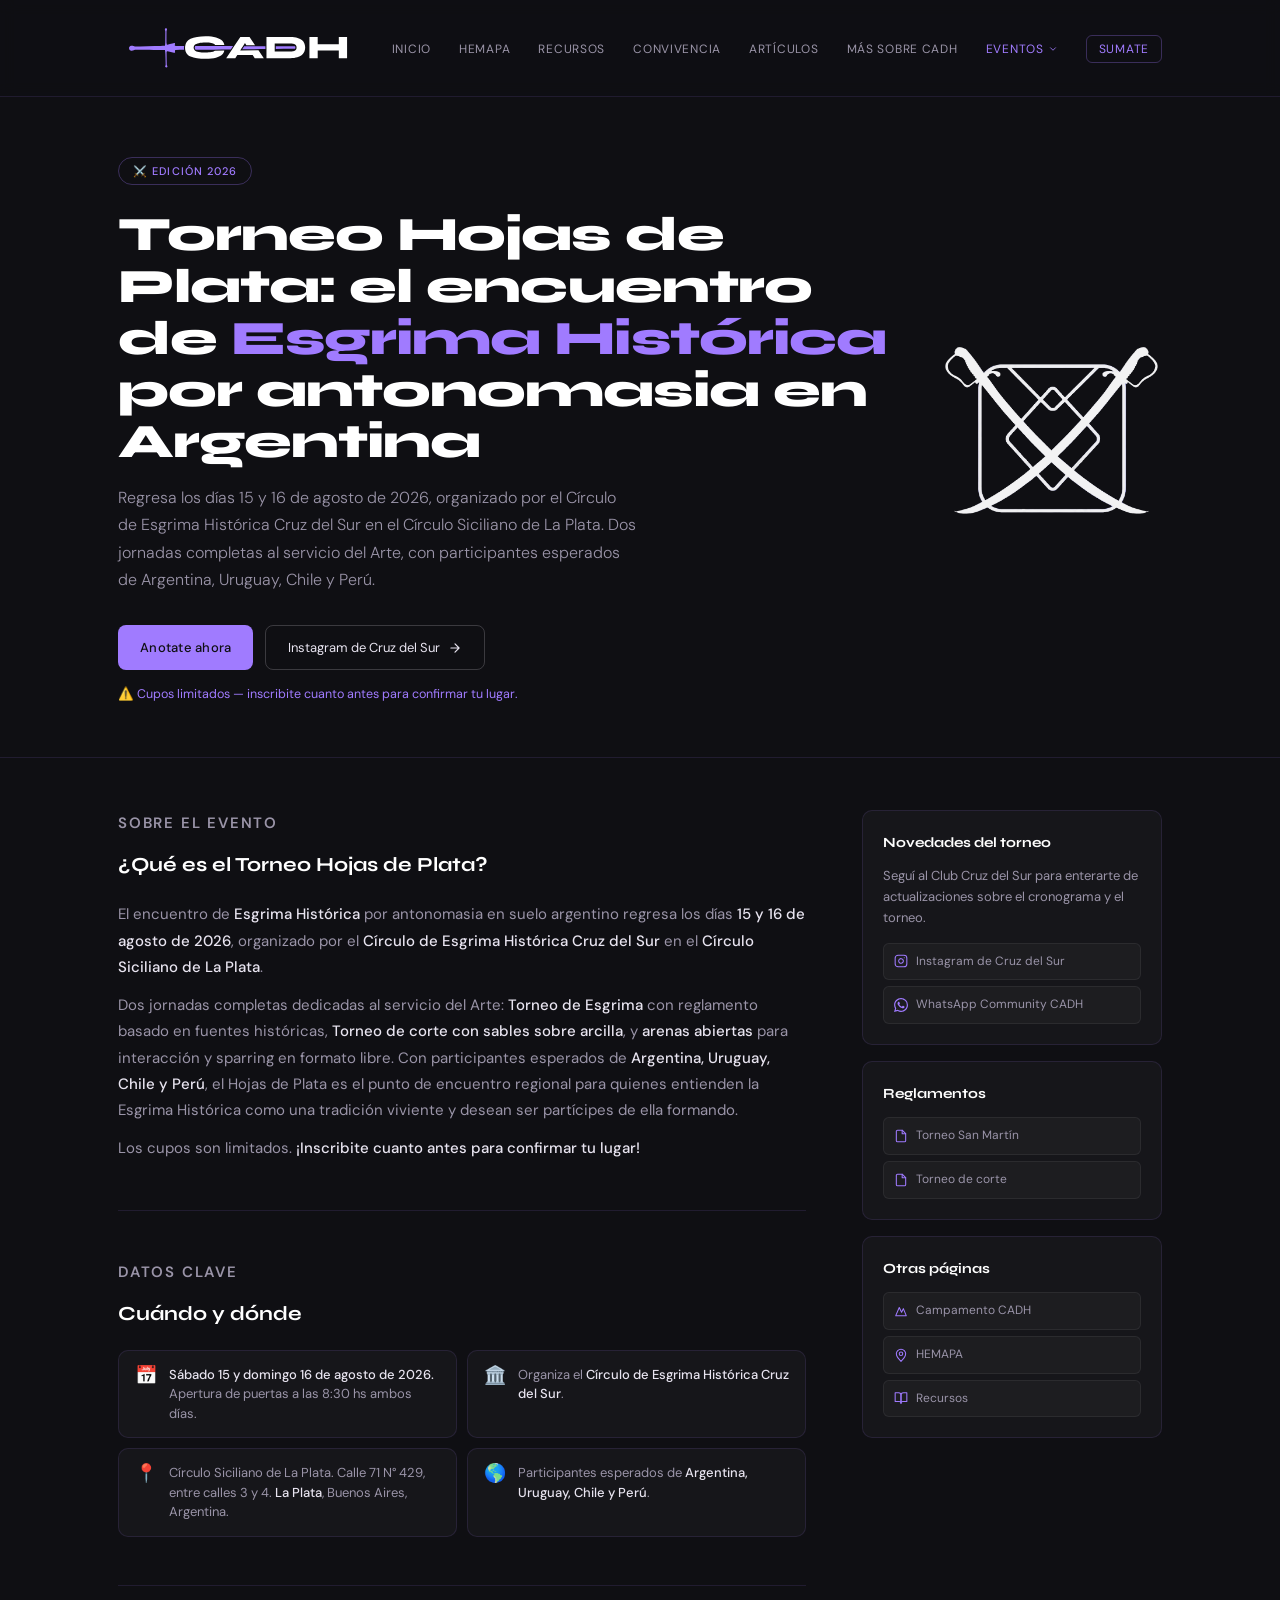
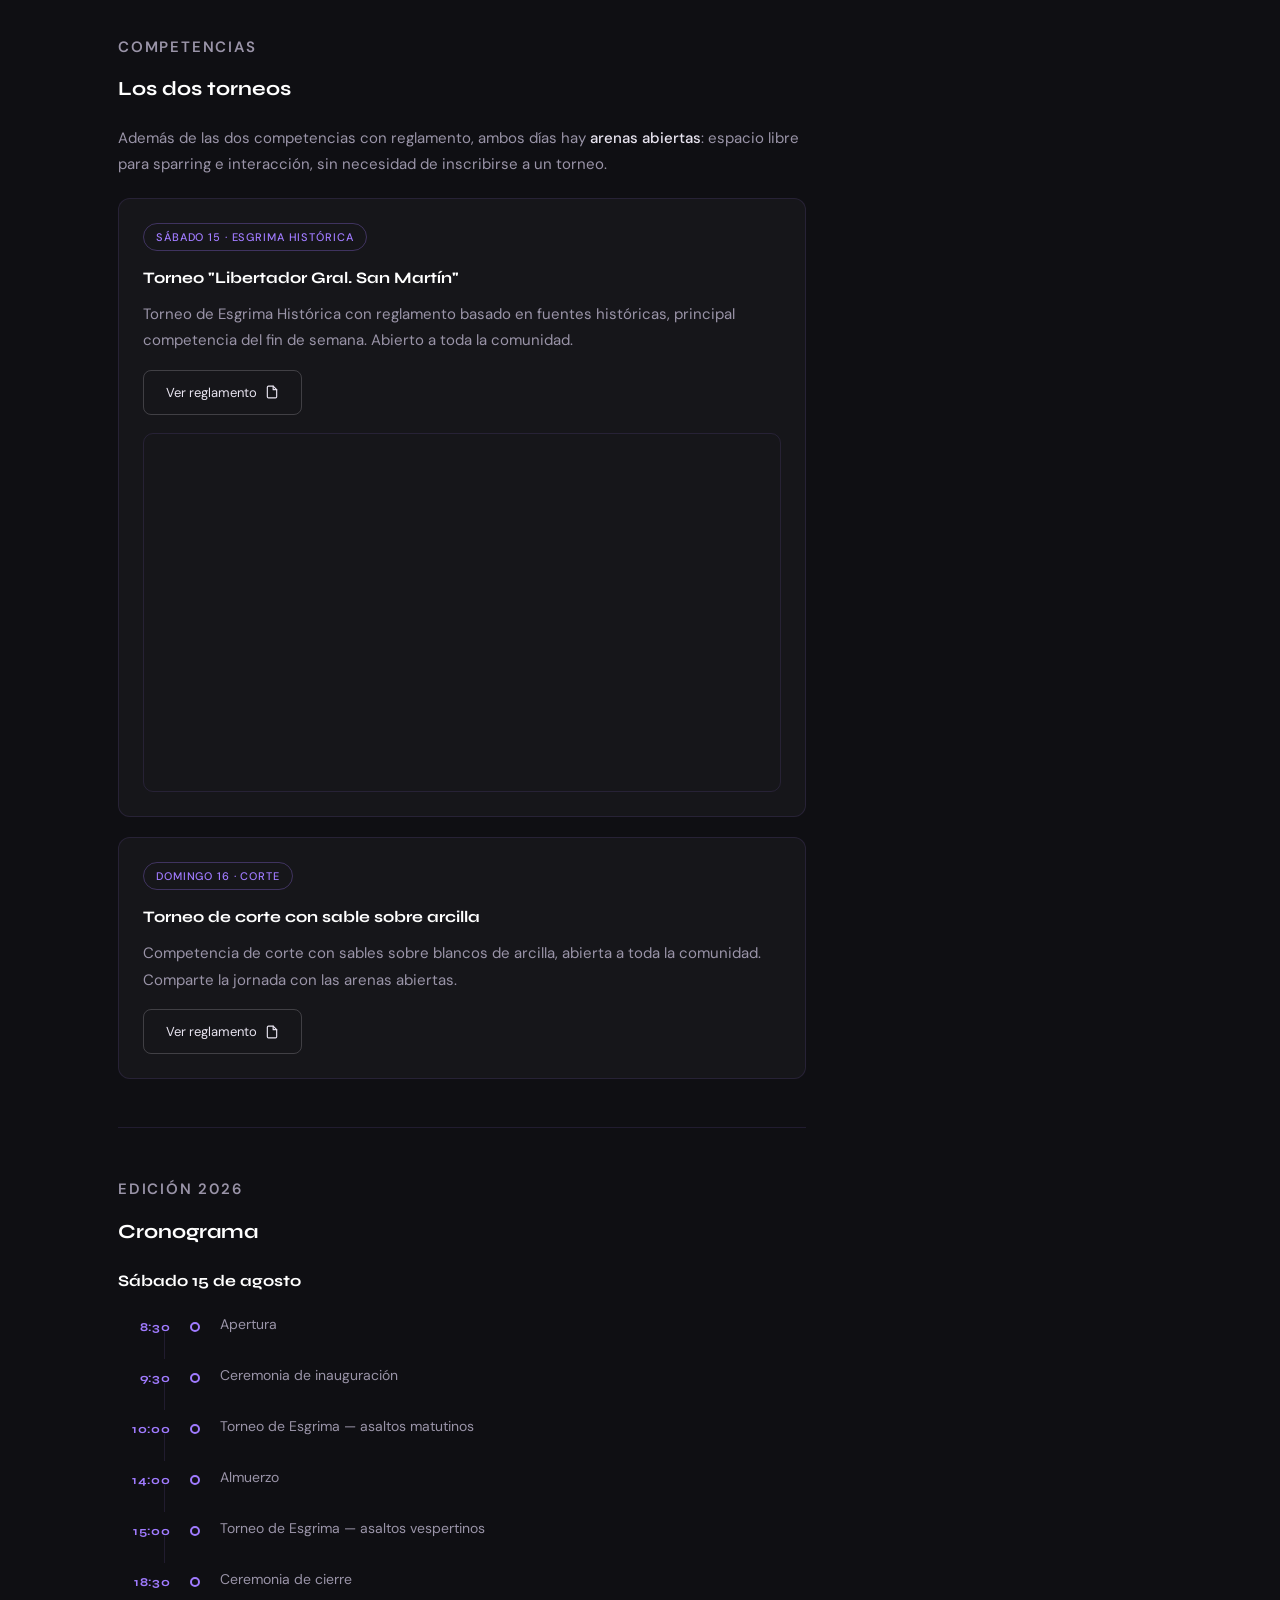
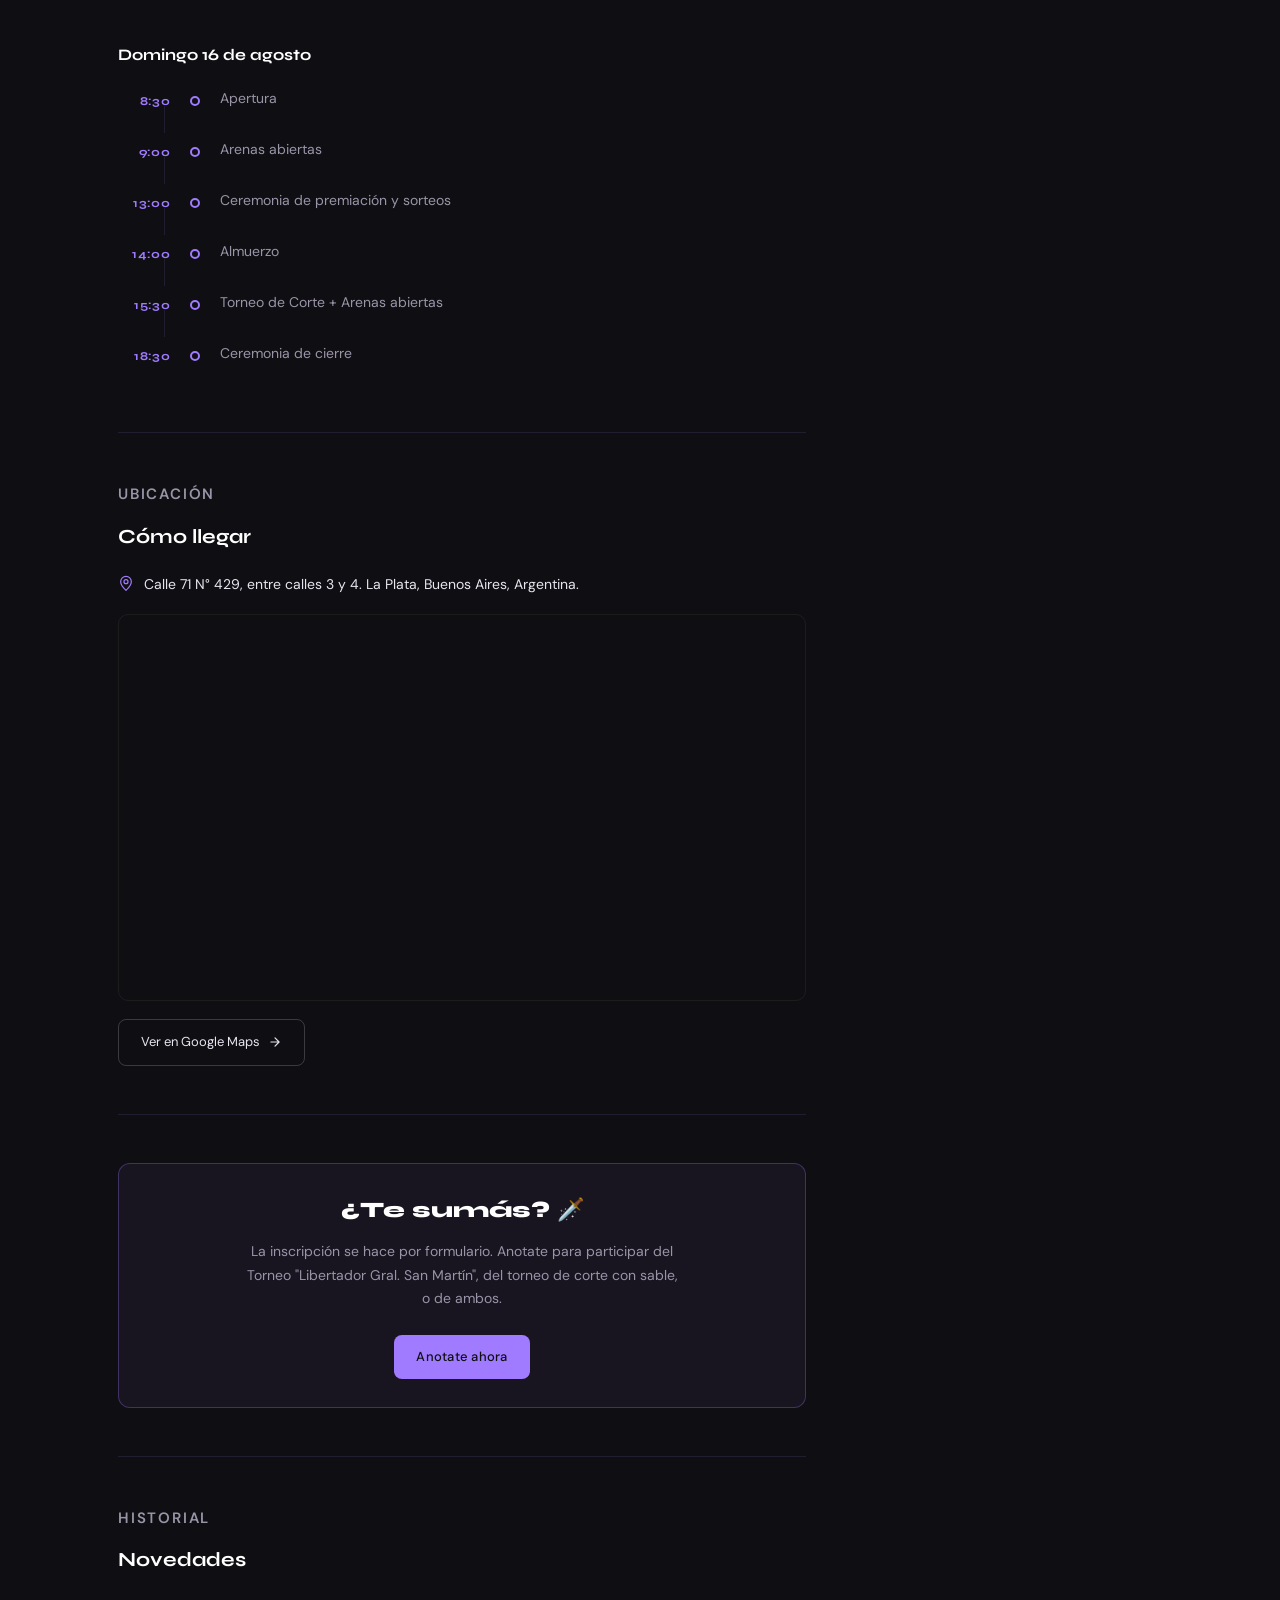
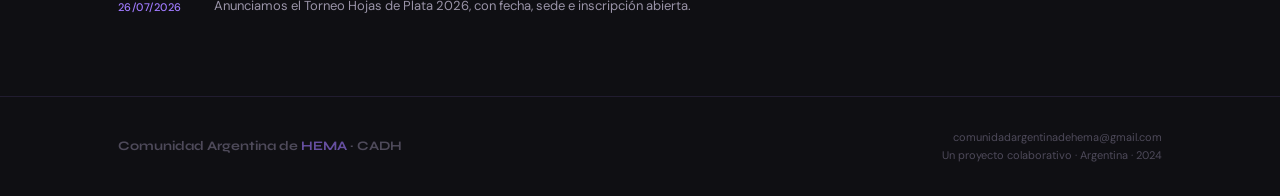
<file: torneo-hojas-de-plata.html>
<!DOCTYPE html>
<html lang="es-AR">
<head>
  <meta charset="UTF-8">
  <meta name="viewport" content="width=device-width, initial-scale=1.0">
  <title>Torneo Hojas de Plata 2026 — CADH</title>
  <meta name="description" content="Torneo Hojas de Plata 2026, organizado por el Círculo de Esgrima Histórica Cruz del Sur en el Círculo Siciliano de La Plata: Torneo Libertador Gral. San Martín y torneo de corte con sable, 15 y 16 de agosto. Cupos limitados.">
  <meta name="keywords" content="Torneo Hojas de Plata, torneo HEMA Argentina, torneo esgrima histórica La Plata, corte con sable arcilla, Cruz del Sur HEMA">
  <meta name="author" content="Comunidad Argentina de HEMA">
  <meta name="robots" content="index, follow">

  <link rel="icon" href="img/favicon.ico" sizes="any">
  <link rel="icon" href="img/favicon-192.png" type="image/png" sizes="192x192">

  <meta property="og:title" content="Torneo Hojas de Plata 2026 — Esgrima Histórica y Corte con Sable">
  <meta property="og:description" content="El encuentro de Esgrima Histórica por antonomasia en Argentina regresa el 15 y 16 de agosto de 2026 en La Plata. Torneo de esgrima, torneo de corte y arenas abiertas. Organiza Círculo Cruz del Sur.">
  <meta property="og:image" content="https://www.cadh-hema.com.ar/img/og-hojas-de-plata.jpg">
  <meta property="og:url" content="https://www.cadh-hema.com.ar/torneo-hojas-de-plata.html">
  <meta property="og:type" content="website">
  <meta property="og:locale" content="es_AR">

  <meta name="twitter:card" content="summary_large_image">
  <meta name="twitter:title" content="Torneo Hojas de Plata 2026 — Esgrima Histórica y Corte con Sable">
  <meta name="twitter:description" content="El encuentro de Esgrima Histórica por antonomasia en Argentina regresa el 15 y 16 de agosto de 2026 en La Plata. Torneo de esgrima, torneo de corte y arenas abiertas.">

  <link rel="canonical" href="https://www.cadh-hema.com.ar/torneo-hojas-de-plata.html">

  <link rel="preconnect" href="https://fonts.googleapis.com">
  <link rel="preconnect" href="https://fonts.gstatic.com" crossorigin>
  <link href="https://fonts.googleapis.com/css2?family=Syne:wght@700;800&family=DM+Sans:wght@300;400;500&display=swap" rel="stylesheet">

  <!--
    DATOS ESTRUCTURADOS (SCHEMA.ORG / JSON-LD)
    Esto le dice a Google que esta página es un EVENTO, con fecha, lugar,
    organizador e inscripción. Puede hacer que el torneo aparezca con
    formato especial (fecha/lugar destacados) en los resultados de búsqueda
    y en Google Eventos.

    IMPORTANTE: reemplazar la URL de "image" una vez que subas el arte/flyer
    del torneo a img/og-hojas-de-plata.jpg (1200x630px).
  -->
  <script type="application/ld+json">
  {
    "@context": "https://schema.org",
    "@type": "SportsEvent",
    "name": "Torneo Hojas de Plata 2026",
    "description": "El encuentro de Esgrima Histórica por antonomasia en suelo argentino, organizado por el Círculo de Esgrima Histórica Cruz del Sur en el Círculo Siciliano de La Plata. Dos jornadas con Torneo de Esgrima con reglamento basado en fuentes históricas, Torneo de corte con sables sobre arcilla y arenas abiertas para sparring en formato libre.",
    "startDate": "2026-08-15T08:30:00-03:00",
    "endDate": "2026-08-16T18:30:00-03:00",
    "eventAttendanceMode": "https://schema.org/OfflineEventAttendanceMode",
    "eventStatus": "https://schema.org/EventScheduled",
    "image": [
      "https://www.cadh-hema.com.ar/img/og-hojas-de-plata.jpg"
    ],
    "location": {
      "@type": "Place",
      "name": "Círculo Siciliano de La Plata",
      "address": {
        "@type": "PostalAddress",
        "streetAddress": "Calle 71 N° 429, entre calles 3 y 4",
        "addressLocality": "La Plata",
        "addressRegion": "Buenos Aires",
        "addressCountry": "AR"
      }
    },
    "organizer": {
      "@type": "Organization",
      "name": "Círculo de Esgrima Histórica Cruz del Sur",
      "url": "https://www.instagram.com/hemacruzdelsur/"
    },
    "performer": {
      "@type": "Organization",
      "name": "Círculo de Esgrima Histórica Cruz del Sur",
      "url": "https://www.instagram.com/hemacruzdelsur/"
    },
    "offers": {
      "@type": "Offer",
      "url": "https://docs.google.com/forms/d/e/1FAIpQLScggm6KTu-MIx4qLGdhFmYwKdqa-10gwlAHrA9DvAJuPHzxGw/viewform",
      "availability": "https://schema.org/LimitedAvailability",
      "validFrom": "2026-07-26"
    },
    "subEvent": [
      {
        "@type": "SportsEvent",
        "name": "Torneo Libertador Gral. San Martín (esgrima histórica)",
        "description": "Torneo de esgrima histórica con reglamento basado en fuentes históricas, en el marco del Torneo Hojas de Plata 2026, organizado por el Círculo de Esgrima Histórica Cruz del Sur en el Círculo Siciliano de La Plata.",
        "sport": "Esgrima histórica / HEMA",
        "startDate": "2026-08-15T10:00:00-03:00",
        "endDate": "2026-08-15T18:30:00-03:00",
        "eventAttendanceMode": "https://schema.org/OfflineEventAttendanceMode",
        "eventStatus": "https://schema.org/EventScheduled",
        "image": [
          "https://www.cadh-hema.com.ar/img/og-hojas-de-plata.jpg"
        ],
        "location": {
          "@type": "Place",
          "name": "Círculo Siciliano de La Plata",
          "address": {
            "@type": "PostalAddress",
            "streetAddress": "Calle 71 N° 429, entre calles 3 y 4",
            "addressLocality": "La Plata",
            "addressRegion": "Buenos Aires",
            "addressCountry": "AR"
          }
        },
        "organizer": {
          "@type": "Organization",
          "name": "Círculo de Esgrima Histórica Cruz del Sur",
          "url": "https://www.instagram.com/hemacruzdelsur/"
        },
        "performer": {
          "@type": "Organization",
          "name": "Círculo de Esgrima Histórica Cruz del Sur",
          "url": "https://www.instagram.com/hemacruzdelsur/"
        },
        "offers": {
          "@type": "Offer",
          "url": "https://docs.google.com/forms/d/e/1FAIpQLScggm6KTu-MIx4qLGdhFmYwKdqa-10gwlAHrA9DvAJuPHzxGw/viewform",
          "availability": "https://schema.org/LimitedAvailability",
          "validFrom": "2026-07-26"
        }
      },
      {
        "@type": "SportsEvent",
        "name": "Torneo de corte con sable sobre arcilla",
        "description": "Torneo de corte con sable sobre arcilla, en el marco del Torneo Hojas de Plata 2026, organizado por el Círculo de Esgrima Histórica Cruz del Sur en el Círculo Siciliano de La Plata.",
        "sport": "Corte con sable",
        "startDate": "2026-08-16T15:30:00-03:00",
        "endDate": "2026-08-16T18:30:00-03:00",
        "eventAttendanceMode": "https://schema.org/OfflineEventAttendanceMode",
        "eventStatus": "https://schema.org/EventScheduled",
        "image": [
          "https://www.cadh-hema.com.ar/img/og-hojas-de-plata.jpg"
        ],
        "location": {
          "@type": "Place",
          "name": "Círculo Siciliano de La Plata",
          "address": {
            "@type": "PostalAddress",
            "streetAddress": "Calle 71 N° 429, entre calles 3 y 4",
            "addressLocality": "La Plata",
            "addressRegion": "Buenos Aires",
            "addressCountry": "AR"
          }
        },
        "organizer": {
          "@type": "Organization",
          "name": "Círculo de Esgrima Histórica Cruz del Sur",
          "url": "https://www.instagram.com/hemacruzdelsur/"
        },
        "performer": {
          "@type": "Organization",
          "name": "Círculo de Esgrima Histórica Cruz del Sur",
          "url": "https://www.instagram.com/hemacruzdelsur/"
        },
        "offers": {
          "@type": "Offer",
          "url": "https://docs.google.com/forms/d/e/1FAIpQLScggm6KTu-MIx4qLGdhFmYwKdqa-10gwlAHrA9DvAJuPHzxGw/viewform",
          "availability": "https://schema.org/LimitedAvailability",
          "validFrom": "2026-07-26"
        }
      }
    ]
  }
  </script>

  <style>
    *, *::before, *::after { box-sizing: border-box; margin: 0; padding: 0; }

    :root {
      --color-bg:            #0f0f13;
      --color-text:          #e8e4f0;
      --color-text-muted:    #9a94a8;
      --color-text-footer:   #4e4a5a;
      --color-accent:        #a07bff;
      --color-accent-dark:   #7c5cbf;
      --color-surface:       rgba(255, 255, 255, 0.03);
      --color-border:        rgba(160, 120, 255, 0.12);
      --color-border-accent: rgba(160, 120, 255, 0.30);
      --font-display:        'Syne', sans-serif;
      --font-body:           'DM Sans', sans-serif;
      --max-width: 1100px;
      --pad-x:     28px;
    }

    html { scroll-behavior: smooth; }

    body {
      font-family: var(--font-body);
      background: var(--color-bg);
      color: var(--color-text);
      font-size: 15px;
      line-height: 1.65;
      -webkit-font-smoothing: antialiased;
    }

    a { color: inherit; text-decoration: none; }
    img { display: block; max-width: 100%; }

    .container {
      max-width: var(--max-width);
      margin: 0 auto;
      padding: 0 var(--pad-x);
    }

    .section-label {
      font-size: 10px;
      font-weight: 600;
      letter-spacing: 0.12em;
      text-transform: uppercase;
      color: var(--color-accent);
      margin-bottom: 12px;
    }

    /* ── BOTONES ── */
    .btn-primary {
      display: inline-flex;
      align-items: center;
      gap: 8px;
      background: var(--color-accent);
      color: #0f0f13;
      font-family: var(--font-body);
      font-weight: 500;
      font-size: 13px;
      letter-spacing: 0.02em;
      padding: 11px 22px;
      border-radius: 8px;
      border: none;
      cursor: pointer;
      transition: background 0.2s, transform 0.1s;
    }
    .btn-primary:hover  { background: #b892ff; }
    .btn-primary:active { transform: scale(0.98); }

    .btn-secondary {
      display: inline-flex;
      align-items: center;
      gap: 8px;
      background: transparent;
      color: var(--color-text);
      font-family: var(--font-body);
      font-weight: 400;
      font-size: 13px;
      padding: 11px 22px;
      border-radius: 8px;
      border: 1px solid rgba(232, 228, 240, 0.2);
      cursor: pointer;
      transition: border-color 0.2s, color 0.2s;
    }
    .btn-secondary:hover { border-color: rgba(232,228,240,0.45); color: #fff; }

    /* ── NAVEGACIÓN ── */
    .nav {
      position: sticky;
      top: 0;
      z-index: 100;
      background: rgba(15, 15, 19, 0.95);
      backdrop-filter: blur(8px);
      -webkit-backdrop-filter: blur(8px);
      border-bottom: 1px solid var(--color-border);
    }
    .nav-inner {
      display: flex;
      align-items: center;
      justify-content: space-between;
      height: 96px;
    }
    .nav-logo {
      display: flex;
      align-items: center;
      flex-shrink: 0;
      text-decoration: none;
    }
    .nav-logo-img {
      height: 80px;
      width: auto;
      display: block;
    }
    .nav-links {
      display: flex;
      align-items: center;
      gap: 28px;
      list-style: none;
    }
    .nav-links a {
      font-size: 12px;
      font-weight: 400;
      letter-spacing: 0.06em;
      text-transform: uppercase;
      color: var(--color-text-muted);
      transition: color 0.2s;
    }
    .nav-links a:hover  { color: var(--color-text); }
    .nav-links a.active { color: var(--color-accent); }
    .nav-links .nav-cta a {
      color: var(--color-accent);
      border: 1px solid var(--color-border-accent);
      border-radius: 6px;
      padding: 5px 12px;
    }
    .nav-links .nav-cta a:hover { background: rgba(160,120,255,0.08); }

    /* ── DROPDOWN "EVENTOS" ── */
    .nav-dropdown { position: relative; }
    .nav-dropdown-toggle {
      display: inline-flex;
      align-items: center;
      gap: 4px;
      font-family: var(--font-body);
      font-size: 12px;
      font-weight: 400;
      letter-spacing: 0.06em;
      text-transform: uppercase;
      color: var(--color-text-muted);
      background: none;
      border: none;
      padding: 0;
      cursor: pointer;
      transition: color 0.2s;
    }
    .nav-dropdown-toggle:hover,
    .nav-dropdown:hover .nav-dropdown-toggle,
    .nav-dropdown:focus-within .nav-dropdown-toggle { color: var(--color-text); }
    .nav-dropdown-toggle.active { color: var(--color-accent); }
    .nav-dropdown-arrow { transition: transform 0.2s; flex-shrink: 0; }
    .nav-dropdown:hover .nav-dropdown-arrow,
    .nav-dropdown:focus-within .nav-dropdown-arrow { transform: rotate(180deg); }
    .nav-dropdown::after {
      content: '';
      position: absolute;
      top: 100%;
      left: 0;
      right: 0;
      height: 14px;
    }
    .nav-dropdown-menu {
      list-style: none;
      position: absolute;
      top: 100%;
      left: 50%;
      margin-top: 14px;
      background: rgba(15, 15, 19, 0.98);
      border: 1px solid var(--color-border);
      border-radius: 10px;
      padding: 8px;
      min-width: 210px;
      opacity: 0;
      visibility: hidden;
      transform: translateX(-50%) translateY(-6px);
      transition: opacity 0.2s, transform 0.2s, visibility 0.2s;
      box-shadow: 0 12px 32px rgba(0,0,0,0.4);
    }
    .nav-dropdown:hover .nav-dropdown-menu,
    .nav-dropdown:focus-within .nav-dropdown-menu {
      opacity: 1;
      visibility: visible;
      transform: translateX(-50%) translateY(0);
    }
    .nav-dropdown-menu a {
      display: block;
      padding: 9px 12px;
      border-radius: 6px;
      font-size: 12.5px;
      font-weight: 400;
      text-transform: none;
      letter-spacing: 0.01em;
      color: var(--color-text-muted);
      white-space: nowrap;
      transition: color 0.2s, background 0.2s;
    }
    .nav-dropdown-menu a:hover { background: rgba(160,120,255,0.08); color: var(--color-text); }
    .nav-dropdown-menu a.active { color: var(--color-accent); }

    .nav-mobile-label {
      font-size: 11px;
      font-weight: 600;
      letter-spacing: 0.1em;
      text-transform: uppercase;
      color: var(--color-accent);
      padding: 14px 0 4px;
    }
    .nav-mobile a.nav-mobile-sub { padding-left: 14px; font-size: 13px; }
    .nav-toggle {
      display: none;
      flex-direction: column;
      justify-content: center;
      gap: 5px;
      width: 36px;
      height: 36px;
      background: none;
      border: none;
      cursor: pointer;
      padding: 4px;
    }
    .nav-toggle span {
      display: block;
      height: 1.5px;
      background: var(--color-text);
      border-radius: 2px;
      transition: transform 0.3s, opacity 0.3s;
    }
    .nav-toggle.open span:nth-child(1) { transform: translateY(6.5px) rotate(45deg); }
    .nav-toggle.open span:nth-child(2) { opacity: 0; }
    .nav-toggle.open span:nth-child(3) { transform: translateY(-6.5px) rotate(-45deg); }
    .nav-mobile {
      display: none;
      flex-direction: column;
      border-top: 1px solid var(--color-border);
      padding: 16px var(--pad-x) 20px;
      gap: 4px;
    }
    .nav-mobile.open { display: flex; }
    .nav-mobile a {
      font-size: 14px;
      color: var(--color-text-muted);
      padding: 10px 0;
      border-bottom: 1px solid rgba(255,255,255,0.04);
      transition: color 0.2s;
    }
    .nav-mobile a:hover  { color: var(--color-text); }
    .nav-mobile a.active { color: var(--color-accent); }
    .nav-mobile a.mobile-cta {
      color: var(--color-accent);
      font-weight: 500;
      border-bottom: none;
      margin-top: 8px;
    }

    /* ── HERO DEL TORNEO ── */
    .camp-hero {
      padding: 60px 0 52px;
      border-bottom: 1px solid var(--color-border);
    }

    .camp-hero-inner {
      display: grid;
      grid-template-columns: 1fr auto;
      gap: 48px;
      align-items: center;
    }

    .camp-edition-badge {
      display: inline-flex;
      align-items: center;
      gap: 8px;
      font-size: 11px;
      font-weight: 500;
      letter-spacing: 0.10em;
      text-transform: uppercase;
      color: var(--color-accent);
      border: 1px solid var(--color-border-accent);
      border-radius: 100px;
      padding: 4px 14px;
      margin-bottom: 24px;
    }

    .camp-hero h1 {
      font-family: var(--font-display);
      font-weight: 800;
      font-size: clamp(28px, 4.5vw, 48px);
      line-height: 1.08;
      letter-spacing: -0.02em;
      color: #fff;
      margin-bottom: 16px;
    }

    .camp-hero h1 em {
      font-style: normal;
      color: var(--color-accent);
    }

    .camp-hero-desc {
      font-size: 16px;
      font-weight: 300;
      color: var(--color-text-muted);
      max-width: 520px;
      line-height: 1.7;
      margin-bottom: 32px;
    }

    .camp-hero-ctas {
      display: flex;
      gap: 12px;
      flex-wrap: wrap;
    }

    /* Logo del torneo */
    .camp-logo-col {
      display: flex;
      flex-direction: column;
      align-items: center;
      gap: 8px;
    }

    .camp-logo-img {
      width: 220px;
      height: auto;
      opacity: 0.95;
    }

    /* ── LAYOUT PRINCIPAL ── */
    .content-layout {
      display: grid;
      grid-template-columns: 1fr 300px;
      gap: 56px;
      padding: 52px 0 80px;
      align-items: start;
    }

    /* ── SECCIONES ── */
    .camp-section {
      margin-bottom: 48px;
      padding-bottom: 48px;
      border-bottom: 1px solid var(--color-border);
    }
    .camp-section:last-child {
      border-bottom: none;
      margin-bottom: 0;
      padding-bottom: 0;
    }

    .camp-section h2 {
      font-family: var(--font-display);
      font-weight: 700;
      font-size: 20px;
      color: #fff;
      margin-bottom: 20px;
    }

    .camp-section h3 {
      font-family: var(--font-display);
      font-weight: 700;
      font-size: 16px;
      color: #fff;
      margin-bottom: 10px;
    }

    .camp-section p {
      font-size: 15px;
      color: var(--color-text-muted);
      line-height: 1.75;
      margin-bottom: 12px;
    }
    .camp-section p:last-child { margin-bottom: 0; }
    .camp-section strong { color: var(--color-text); font-weight: 500; }

    /* Cronograma */
    .cronograma {
      display: flex;
      flex-direction: column;
      gap: 0;
    }

    .crono-item {
      display: flex;
      gap: 20px;
      align-items: flex-start;
      position: relative;
    }

    .crono-item::before {
      content: '';
      position: absolute;
      left: 46px;
      top: 28px;
      bottom: -4px;
      width: 1px;
      background: var(--color-border);
    }
    .crono-item:last-child::before { display: none; }

    .crono-hora {
      font-family: var(--font-display);
      font-weight: 700;
      font-size: 12px;
      color: var(--color-accent);
      width: 52px;
      flex-shrink: 0;
      padding-top: 14px;
      text-align: right;
      letter-spacing: 0.03em;
    }

    .crono-dot {
      width: 10px;
      height: 10px;
      border-radius: 50%;
      border: 2px solid var(--color-accent);
      background: var(--color-bg);
      flex-shrink: 0;
      margin-top: 18px;
      position: relative;
      z-index: 1;
    }

    .crono-texto {
      padding: 10px 0 20px;
      font-size: 14px;
      color: var(--color-text-muted);
      line-height: 1.5;
    }

    /* Grids de items */
    .items-grid {
      display: grid;
      grid-template-columns: 1fr 1fr;
      gap: 10px;
    }

    .item-card {
      background: var(--color-surface);
      border: 1px solid var(--color-border);
      border-radius: 10px;
      padding: 14px 16px;
      display: flex;
      gap: 12px;
      align-items: flex-start;
    }

    .item-card-icon {
      font-size: 18px;
      flex-shrink: 0;
      line-height: 1.2;
    }

    .item-card p {
      font-size: 13px;
      color: var(--color-text-muted);
      line-height: 1.5;
      margin: 0 !important;
    }

    /* Cards de torneo */
    .torneo-card {
      background: var(--color-surface);
      border: 1px solid var(--color-border);
      border-radius: 12px;
      padding: 24px;
      margin-bottom: 20px;
    }
    .torneo-card:last-child { margin-bottom: 0; }
    .torneo-card .tag {
      display: inline-flex;
      align-items: center;
      gap: 6px;
      font-size: 11px;
      font-weight: 500;
      letter-spacing: 0.08em;
      text-transform: uppercase;
      color: var(--color-accent);
      border: 1px solid var(--color-border-accent);
      border-radius: 100px;
      padding: 4px 12px;
      margin-bottom: 14px;
    }
    .torneo-card-actions {
      display: flex;
      gap: 10px;
      flex-wrap: wrap;
      margin-top: 16px;
    }

    /* Video embebido responsive */
    .video-wrap {
      position: relative;
      width: 100%;
      aspect-ratio: 16 / 9;
      border-radius: 10px;
      overflow: hidden;
      border: 1px solid var(--color-border);
      margin-top: 18px;
    }
    .video-wrap iframe {
      position: absolute;
      inset: 0;
      width: 100%;
      height: 100%;
      border: 0;
    }

    /* Mapa embebido */
    .map-wrap {
      position: relative;
      width: 100%;
      aspect-ratio: 16 / 9;
      border-radius: 10px;
      overflow: hidden;
      border: 1px solid var(--color-border);
      margin: 18px 0;
      filter: grayscale(0.3) invert(0.92) contrast(0.9);
    }
    .map-wrap iframe {
      position: absolute;
      inset: 0;
      width: 100%;
      height: 100%;
      border: 0;
    }
    .direccion-box {
      display: flex;
      align-items: flex-start;
      gap: 10px;
      font-size: 14px;
      color: var(--color-text);
      margin-bottom: 4px;
    }
    .direccion-box svg { flex-shrink: 0; width: 16px; height: 16px; color: var(--color-accent); margin-top: 2px; }

    /* Inscripción destacada */
    .proxima-box {
      background: rgba(160,120,255,0.06);
      border: 1px solid var(--color-border-accent);
      border-radius: 12px;
      padding: 28px;
      text-align: center;
    }

    .proxima-box h2 {
      font-family: var(--font-display);
      font-weight: 800;
      font-size: 22px;
      color: #fff;
      margin-bottom: 12px;
    }

    .proxima-box p {
      font-size: 14px;
      color: var(--color-text-muted);
      line-height: 1.7;
      max-width: 440px;
      margin: 0 auto 24px;
    }

    /* Novedades */
    .novedades-list {
      display: flex;
      flex-direction: column;
      gap: 0;
    }

    .novedad-item {
      display: flex;
      gap: 16px;
      align-items: flex-start;
      padding: 14px 0;
      border-bottom: 1px solid rgba(255,255,255,0.04);
    }
    .novedad-item:first-child { padding-top: 0; }
    .novedad-item:last-child  { border-bottom: none; padding-bottom: 0; }

    .novedad-fecha {
      font-size: 11px;
      font-weight: 500;
      color: var(--color-accent);
      white-space: nowrap;
      padding-top: 2px;
      letter-spacing: 0.04em;
      width: 80px;
      flex-shrink: 0;
    }

    .novedad-texto {
      font-size: 13px;
      color: var(--color-text-muted);
      line-height: 1.5;
    }

    /* ── SIDEBAR ── */
    .sidebar {
      position: sticky;
      top: 80px;
      display: flex;
      flex-direction: column;
      gap: 16px;
    }

    .sidebar-card {
      background: var(--color-surface);
      border: 1px solid var(--color-border);
      border-radius: 10px;
      padding: 20px;
    }
    .sidebar-card h3 {
      font-family: var(--font-display);
      font-weight: 700;
      font-size: 14px;
      color: #fff;
      margin-bottom: 12px;
    }
    .sidebar-card p {
      font-size: 13px;
      color: var(--color-text-muted);
      line-height: 1.6;
      margin-bottom: 14px;
    }

    .sidebar-links {
      display: flex;
      flex-direction: column;
      gap: 6px;
    }
    .sidebar-link {
      display: flex;
      align-items: center;
      gap: 8px;
      font-size: 12px;
      color: var(--color-text-muted);
      padding: 8px 10px;
      border-radius: 6px;
      background: rgba(255,255,255,0.03);
      border: 1px solid rgba(255,255,255,0.06);
      transition: color 0.2s, border-color 0.2s;
    }
    .sidebar-link:hover {
      color: var(--color-text);
      border-color: rgba(255,255,255,0.14);
    }
    .sidebar-link svg { width: 14px; height: 14px; flex-shrink: 0; color: var(--color-accent); }

    /* ── FOOTER ── */
    .footer {
      padding: 32px 0;
      border-top: 1px solid var(--color-border);
    }
    .footer-inner {
      display: flex;
      align-items: center;
      justify-content: space-between;
      gap: 16px;
      flex-wrap: wrap;
    }
    .footer-brand {
      font-family: var(--font-display);
      font-weight: 700;
      font-size: 13px;
      color: var(--color-text-footer);
    }
    .footer-brand span { color: var(--color-accent); opacity: 0.6; }
    .footer-meta {
      font-size: 11px;
      color: var(--color-text-footer);
      line-height: 1.6;
      text-align: right;
    }
    .footer-meta a { color: var(--color-text-footer); transition: color 0.2s; }
    .footer-meta a:hover { color: var(--color-text-muted); }

    /* ── RESPONSIVE ── */
    @media (max-width: 900px) {
      .camp-hero-inner   { grid-template-columns: 1fr; }
      .camp-logo-col     { display: none; }
      .content-layout    { grid-template-columns: 1fr; gap: 40px; padding: 40px 0 60px; }
      .sidebar           { position: relative; top: 0; }
      .items-grid        { grid-template-columns: 1fr; }
    }
    @media (max-width: 768px) {
      :root { --pad-x: 16px; }
      .nav-links  { display: none; }
      .nav-toggle { display: flex; }
      .footer-inner { flex-direction: column; align-items: flex-start; }
      .footer-meta  { text-align: left; }
    }
    @media (max-width: 480px) {
      .camp-hero-ctas { flex-direction: column; align-items: flex-start; }
      .torneo-card-actions { flex-direction: column; align-items: flex-start; }
    }
  </style>
</head>
<body>

  <!-- NAVEGACIÓN -->
  <header class="nav">
    <div class="container">
      <nav class="nav-inner">
        <a href="index.html" class="nav-logo" aria-label="Comunidad Argentina de HEMA">
            <img src="img/logo-cadh.svg" alt="CADH" class="nav-logo-img">
          </a>
        <ul class="nav-links">
          <li><a href="index.html">Inicio</a></li>
          <li><a href="hemapa.html">HEMAPA</a></li>
          <li><a href="recursos.html">Recursos</a></li>
          <li><a href="convivencia.html">Convivencia</a></li>
          <li><a href="articulos/index.html">Artículos</a></li>
          <li><a href="sobre-cadh.html">Más sobre CADH</a></li>
          <li class="nav-dropdown">
            <button class="nav-dropdown-toggle active" aria-haspopup="true" aria-expanded="false">
              Eventos
              <svg class="nav-dropdown-arrow" viewBox="0 0 24 24" fill="none" stroke="currentColor" stroke-width="2" stroke-linecap="round" stroke-linejoin="round" width="10" height="10" aria-hidden="true"><path d="M6 9l6 6 6-6"/></svg>
            </button>
            <ul class="nav-dropdown-menu">
              <li><a href="campamento.html">Campamento CADH</a></li>
              <li><a href="torneo-hojas-de-plata.html" class="active">Torneo Hojas de Plata</a></li>
            </ul>
          </li>
          <li class="nav-cta"><a href="https://chat.whatsapp.com/J8FOacdq1g0GMBEtuvFxuf" target="_blank" rel="noopener">Sumate</a></li>
        </ul>
        <button class="nav-toggle" id="navToggle" aria-label="Abrir menú" aria-expanded="false">
          <span></span><span></span><span></span>
        </button>
      </nav>
    </div>
    <nav class="nav-mobile" id="navMobile" aria-label="Menú mobile">
      <a href="index.html">Inicio</a>
      <a href="hemapa.html">HEMAPA</a>
      <a href="recursos.html">Recursos</a>
      <a href="convivencia.html">Convivencia</a>
      <a href="articulos/index.html">Artículos</a>
      <a href="sobre-cadh.html">Más sobre CADH</a>
      <span class="nav-mobile-label">Eventos</span>
      <a href="campamento.html" class="nav-mobile-sub">Campamento CADH</a>
      <a href="torneo-hojas-de-plata.html" class="nav-mobile-sub active">Torneo Hojas de Plata</a>
      <a href="https://chat.whatsapp.com/J8FOacdq1g0GMBEtuvFxuf" target="_blank" rel="noopener" class="mobile-cta">Sumate al WhatsApp →</a>
    </nav>
  </header>

  <main>

    <!-- HERO -->
    <div class="camp-hero">
      <div class="container">
        <div class="camp-hero-inner">
          <div>
            <div class="camp-edition-badge">
              ⚔️ Edición 2026
            </div>
            <h1>Torneo Hojas de Plata: el encuentro de <em>Esgrima Histórica</em> por antonomasia en Argentina</h1>
            <p class="camp-hero-desc">
              Regresa los días 15 y 16 de agosto de 2026, organizado por el Círculo de Esgrima Histórica Cruz del Sur en el Círculo Siciliano de La Plata. Dos jornadas completas al servicio del Arte, con participantes esperados de Argentina, Uruguay, Chile y Perú.
            </p>
            <div class="camp-hero-ctas">
              <a href="https://docs.google.com/forms/d/e/1FAIpQLScggm6KTu-MIx4qLGdhFmYwKdqa-10gwlAHrA9DvAJuPHzxGw/viewform" target="_blank" rel="noopener" class="btn-primary">
                Anotate ahora
              </a>
              <a href="https://www.instagram.com/hemacruzdelsur/" target="_blank" rel="noopener" class="btn-secondary">
                Instagram de Cruz del Sur
                <svg viewBox="0 0 24 24" fill="none" stroke="currentColor" stroke-width="2" stroke-linecap="round" stroke-linejoin="round" width="14" height="14" aria-hidden="true"><path d="M5 12h14M12 5l7 7-7 7"/></svg>
              </a>
            </div>
            <p style="font-size: 12.5px; color: var(--color-accent); margin-top: 14px;">
              ⚠️ Cupos limitados — inscribite cuanto antes para confirmar tu lugar.
            </p>
          </div>
          <!-- Logo del torneo -->
          <!-- Subí el archivo del logo del Hojas de Plata a img/logo-hojas-de-plata.png
               (fondo transparente, ancho recomendado ~600px) -->
          <div class="camp-logo-col">
            <img
              src="img/logo-hojas-de-plata.png"
              alt="Logo Torneo Hojas de Plata"
              class="camp-logo-img"
            >
          </div>
        </div>
      </div>
    </div>

    <div class="container">
      <div class="content-layout">

        <div class="main-content">

          <!-- Sobre el torneo -->
          <div class="camp-section">
            <p class="section-label">Sobre el evento</p>
            <h2>¿Qué es el Torneo Hojas de Plata?</h2>
            <p>
              El encuentro de <strong>Esgrima Histórica</strong> por antonomasia en suelo argentino regresa los días <strong>15 y 16 de agosto de 2026</strong>, organizado por el <strong>Círculo de Esgrima Histórica Cruz del Sur</strong> en el <strong>Círculo Siciliano de La Plata</strong>.
            </p>
            <p>
              Dos jornadas completas dedicadas al servicio del Arte: <strong>Torneo de Esgrima</strong> con reglamento basado en fuentes históricas, <strong>Torneo de corte con sables sobre arcilla</strong>, y <strong>arenas abiertas</strong> para interacción y sparring en formato libre. Con participantes esperados de <strong>Argentina, Uruguay, Chile y Perú</strong>, el Hojas de Plata es el punto de encuentro regional para quienes entienden la Esgrima Histórica como una tradición viviente y desean ser partícipes de ella formando.
            </p>
            <p>
              Los cupos son limitados. <strong>¡Inscribite cuanto antes para confirmar tu lugar!</strong>
            </p>
          </div>

          <!-- Info destacada -->
          <div class="camp-section">
            <p class="section-label">Datos clave</p>
            <h2>Cuándo y dónde</h2>
            <div class="items-grid">
              <div class="item-card">
                <div class="item-card-icon">📅</div>
                <p><strong>Sábado 15 y domingo 16 de agosto de 2026.</strong> Apertura de puertas a las 8:30 hs ambos días.</p>
              </div>
              <div class="item-card">
                <div class="item-card-icon">🏛️</div>
                <p>Organiza el <strong>Círculo de Esgrima Histórica Cruz del Sur</strong>.</p>
              </div>
              <div class="item-card">
                <div class="item-card-icon">📍</div>
                <p>Círculo Siciliano de La Plata. Calle 71 N° 429, entre calles 3 y 4. <strong>La Plata</strong>, Buenos Aires, Argentina.</p>
              </div>
              <div class="item-card">
                <div class="item-card-icon">🌎</div>
                <p>Participantes esperados de <strong>Argentina, Uruguay, Chile y Perú</strong>.</p>
              </div>
            </div>
          </div>

          <!-- Los torneos -->
          <div class="camp-section">
            <p class="section-label">Competencias</p>
            <h2>Los dos torneos</h2>
            <p style="margin-bottom: 20px;">
              Además de las dos competencias con reglamento, ambos días hay <strong>arenas abiertas</strong>: espacio libre para sparring e interacción, sin necesidad de inscribirse a un torneo.
            </p>

            <div class="torneo-card">
              <span class="tag">Sábado 15 · Esgrima histórica</span>
              <h3>Torneo "Libertador Gral. San Martín"</h3>
              <p>
                Torneo de Esgrima Histórica con reglamento basado en fuentes históricas, principal competencia del fin de semana. Abierto a toda la comunidad.
              </p>
              <div class="torneo-card-actions">
                <a href="https://drive.google.com/file/d/1QRhX64iTnu01oKGSu-uDZ0gJ8xnxaj0-/view" target="_blank" rel="noopener" class="btn-secondary">
                  Ver reglamento
                  <svg viewBox="0 0 24 24" fill="none" stroke="currentColor" stroke-width="2" stroke-linecap="round" stroke-linejoin="round" width="14" height="14" aria-hidden="true"><path d="M14 2H6a2 2 0 0 0-2 2v16a2 2 0 0 0 2 2h12a2 2 0 0 0 2-2V8z"/><path d="M14 2v6h6"/></svg>
                </a>
              </div>
              <!-- Video con reglamento y consultas del torneo San Martín -->
              <div class="video-wrap">
                <iframe
                  src="https://www.youtube.com/embed/PSb0VLYRxHU"
                  title="Reglamento y consultas — Torneo Libertador Gral. San Martín"
                  loading="lazy"
                  allow="accelerometer; autoplay; clipboard-write; encrypted-media; gyroscope; picture-in-picture"
                  allowfullscreen
                ></iframe>
              </div>
            </div>

            <div class="torneo-card">
              <span class="tag">Domingo 16 · Corte</span>
              <h3>Torneo de corte con sable sobre arcilla</h3>
              <p>
                Competencia de corte con sables sobre blancos de arcilla, abierta a toda la comunidad. Comparte la jornada con las arenas abiertas.
              </p>
              <div class="torneo-card-actions">
                <a href="https://drive.google.com/file/d/1U-EbsTOLMYnLYtUhsWNAuJij1dFQxMBc/view" target="_blank" rel="noopener" class="btn-secondary">
                  Ver reglamento
                  <svg viewBox="0 0 24 24" fill="none" stroke="currentColor" stroke-width="2" stroke-linecap="round" stroke-linejoin="round" width="14" height="14" aria-hidden="true"><path d="M14 2H6a2 2 0 0 0-2 2v16a2 2 0 0 0 2 2h12a2 2 0 0 0 2-2V8z"/><path d="M14 2v6h6"/></svg>
                </a>
              </div>
            </div>
          </div>

          <!-- Cronograma -->
          <div class="camp-section">
            <p class="section-label">Edición 2026</p>
            <h2>Cronograma</h2>

            <h3>Sábado 15 de agosto</h3>
            <div class="cronograma" style="margin-bottom: 32px;">
              <div class="crono-item">
                <div class="crono-hora">8:30</div>
                <div class="crono-dot"></div>
                <div class="crono-texto">Apertura</div>
              </div>
              <div class="crono-item">
                <div class="crono-hora">9:30</div>
                <div class="crono-dot"></div>
                <div class="crono-texto">Ceremonia de inauguración</div>
              </div>
              <div class="crono-item">
                <div class="crono-hora">10:00</div>
                <div class="crono-dot"></div>
                <div class="crono-texto">Torneo de Esgrima — asaltos matutinos</div>
              </div>
              <div class="crono-item">
                <div class="crono-hora">14:00</div>
                <div class="crono-dot"></div>
                <div class="crono-texto">Almuerzo</div>
              </div>
              <div class="crono-item">
                <div class="crono-hora">15:00</div>
                <div class="crono-dot"></div>
                <div class="crono-texto">Torneo de Esgrima — asaltos vespertinos</div>
              </div>
              <div class="crono-item">
                <div class="crono-hora">18:30</div>
                <div class="crono-dot"></div>
                <div class="crono-texto">Ceremonia de cierre</div>
              </div>
            </div>

            <h3>Domingo 16 de agosto</h3>
            <div class="cronograma">
              <div class="crono-item">
                <div class="crono-hora">8:30</div>
                <div class="crono-dot"></div>
                <div class="crono-texto">Apertura</div>
              </div>
              <div class="crono-item">
                <div class="crono-hora">9:00</div>
                <div class="crono-dot"></div>
                <div class="crono-texto">Arenas abiertas</div>
              </div>
              <div class="crono-item">
                <div class="crono-hora">13:00</div>
                <div class="crono-dot"></div>
                <div class="crono-texto">Ceremonia de premiación y sorteos</div>
              </div>
              <div class="crono-item">
                <div class="crono-hora">14:00</div>
                <div class="crono-dot"></div>
                <div class="crono-texto">Almuerzo</div>
              </div>
              <div class="crono-item">
                <div class="crono-hora">15:30</div>
                <div class="crono-dot"></div>
                <div class="crono-texto">Torneo de Corte + Arenas abiertas</div>
              </div>
              <div class="crono-item">
                <div class="crono-hora">18:30</div>
                <div class="crono-dot"></div>
                <div class="crono-texto">Ceremonia de cierre</div>
              </div>
            </div>
          </div>

          <!-- Cómo llegar -->
          <div class="camp-section">
            <p class="section-label">Ubicación</p>
            <h2>Cómo llegar</h2>
            <div class="direccion-box">
              <svg viewBox="0 0 24 24" fill="none" stroke="currentColor" stroke-width="1.8" stroke-linecap="round" stroke-linejoin="round" aria-hidden="true"><circle cx="12" cy="10" r="3"/><path d="M12 2a8 8 0 0 0-8 8c0 5.25 8 13 8 13s8-7.75 8-13a8 8 0 0 0-8-8z"/></svg>
              <span>Calle 71 N° 429, entre calles 3 y 4. La Plata, Buenos Aires, Argentina.</span>
            </div>
            <div class="map-wrap">
              <iframe
                src="https://www.google.com/maps?q=Calle+71+429,+La+Plata,+Buenos+Aires,+Argentina&output=embed"
                title="Mapa — Sede del Torneo Hojas de Plata"
                loading="lazy"
              ></iframe>
            </div>
            <p>
              <a href="https://maps.app.goo.gl/uh4yqpmzps6SXA8D6" target="_blank" rel="noopener" class="btn-secondary">
                Ver en Google Maps
                <svg viewBox="0 0 24 24" fill="none" stroke="currentColor" stroke-width="2" stroke-linecap="round" stroke-linejoin="round" width="14" height="14" aria-hidden="true"><path d="M5 12h14M12 5l7 7-7 7"/></svg>
              </a>
            </p>
          </div>

          <!-- Inscripción -->
          <div class="camp-section">
            <div class="proxima-box">
              <h2>¿Te sumás? 🗡️</h2>
              <p>
                La inscripción se hace por formulario. Anotate para participar del Torneo "Libertador Gral. San Martín", del torneo de corte con sable, o de ambos.
              </p>
              <a href="https://docs.google.com/forms/d/e/1FAIpQLScggm6KTu-MIx4qLGdhFmYwKdqa-10gwlAHrA9DvAJuPHzxGw/viewform" target="_blank" rel="noopener" class="btn-primary">
                Anotate ahora
              </a>
            </div>
          </div>

          <!-- Novedades -->
          <div class="camp-section">
            <p class="section-label">Historial</p>
            <h2>Novedades</h2>
            <!--
              CÓMO AGREGAR NOVEDADES:
              Copiás un bloque .novedad-item y lo pegás al principio de la lista
              (las más recientes arriba). Formato de fecha: DD/MM/AAAA.
            -->
            <div class="novedades-list">
              <div class="novedad-item">
                <div class="novedad-fecha">26/07/2026</div>
                <div class="novedad-texto">Anunciamos el Torneo Hojas de Plata 2026, con fecha, sede e inscripción abierta.</div>
              </div>
            </div>
          </div>

        </div>

        <!-- SIDEBAR -->
        <aside class="sidebar">

          <div class="sidebar-card">
            <h3>Novedades del torneo</h3>
            <p>Seguí al Club Cruz del Sur para enterarte de actualizaciones sobre el cronograma y el torneo.</p>
            <div class="sidebar-links">
              <a href="https://www.instagram.com/hemacruzdelsur/" target="_blank" rel="noopener" class="sidebar-link">
                <svg viewBox="0 0 24 24" fill="none" stroke="currentColor" stroke-width="1.8" stroke-linecap="round" stroke-linejoin="round" aria-hidden="true"><rect x="2" y="2" width="20" height="20" rx="5" ry="5"/><path d="M16 11.37A4 4 0 1 1 12.63 8 4 4 0 0 1 16 11.37z"/><line x1="17.5" y1="6.5" x2="17.51" y2="6.5"/></svg>
                Instagram de Cruz del Sur
              </a>
              <a href="https://chat.whatsapp.com/J8FOacdq1g0GMBEtuvFxuf" target="_blank" rel="noopener" class="sidebar-link">
                <svg viewBox="0 0 24 24" fill="currentColor" width="14" height="14" aria-hidden="true"><path d="M17.472 14.382c-.297-.149-1.758-.867-2.03-.967-.273-.099-.471-.148-.67.15-.197.297-.767.966-.94 1.164-.173.199-.347.223-.644.075-.297-.15-1.255-.463-2.39-1.475-.883-.788-1.48-1.761-1.653-2.059-.173-.297-.018-.458.13-.606.134-.133.298-.347.446-.52.149-.174.198-.298.298-.497.099-.198.05-.371-.025-.52-.075-.149-.669-1.612-.916-2.207-.242-.579-.487-.5-.669-.51a12.8 12.8 0 0 0-.57-.01c-.198 0-.52.074-.792.372-.272.297-1.04 1.016-1.04 2.479 0 1.462 1.065 2.875 1.213 3.074.149.198 2.096 3.2 5.077 4.487.709.306 1.262.489 1.694.625.712.227 1.36.195 1.871.118.571-.085 1.758-.719 2.006-1.413.248-.694.248-1.289.173-1.413-.074-.124-.272-.198-.57-.347m-5.421 7.403h-.004a9.87 9.87 0 0 1-5.031-1.378l-.361-.214-3.741.982.998-3.648-.235-.374a9.86 9.86 0 0 1-1.51-5.26c.001-5.45 4.436-9.884 9.888-9.884 2.64 0 5.122 1.03 6.988 2.898a9.825 9.825 0 0 1 2.893 6.994c-.003 5.45-4.437 9.884-9.885 9.884m8.413-18.297A11.815 11.815 0 0 0 12.05 0C5.495 0 .16 5.335.157 11.892c0 2.096.547 4.142 1.588 5.945L.057 24l6.305-1.654a11.882 11.882 0 0 0 5.683 1.448h.005c6.554 0 11.89-5.335 11.893-11.893a11.821 11.821 0 0 0-3.48-8.413Z"/></svg>
                WhatsApp Community CADH
              </a>
            </div>
          </div>

          <div class="sidebar-card">
            <h3>Reglamentos</h3>
            <div class="sidebar-links">
              <a href="https://drive.google.com/file/d/1QRhX64iTnu01oKGSu-uDZ0gJ8xnxaj0-/view" target="_blank" rel="noopener" class="sidebar-link">
                <svg viewBox="0 0 24 24" fill="none" stroke="currentColor" stroke-width="1.8" stroke-linecap="round" stroke-linejoin="round" aria-hidden="true"><path d="M14 2H6a2 2 0 0 0-2 2v16a2 2 0 0 0 2 2h12a2 2 0 0 0 2-2V8z"/><path d="M14 2v6h6"/></svg>
                Torneo San Martín
              </a>
              <a href="https://drive.google.com/file/d/1U-EbsTOLMYnLYtUhsWNAuJij1dFQxMBc/view" target="_blank" rel="noopener" class="sidebar-link">
                <svg viewBox="0 0 24 24" fill="none" stroke="currentColor" stroke-width="1.8" stroke-linecap="round" stroke-linejoin="round" aria-hidden="true"><path d="M14 2H6a2 2 0 0 0-2 2v16a2 2 0 0 0 2 2h12a2 2 0 0 0 2-2V8z"/><path d="M14 2v6h6"/></svg>
                Torneo de corte
              </a>
            </div>
          </div>

          <div class="sidebar-card">
            <h3>Otras páginas</h3>
            <div class="sidebar-links">
              <a href="campamento.html" class="sidebar-link">
                <svg viewBox="0 0 24 24" fill="none" stroke="currentColor" stroke-width="1.8" stroke-linecap="round" stroke-linejoin="round" aria-hidden="true"><path d="M3 20l6-14 4 8 3-6 5 12H3z"/></svg>
                Campamento CADH
              </a>
              <a href="hemapa.html" class="sidebar-link">
                <svg viewBox="0 0 24 24" fill="none" stroke="currentColor" stroke-width="1.8" stroke-linecap="round" stroke-linejoin="round" aria-hidden="true"><circle cx="12" cy="10" r="3"/><path d="M12 2a8 8 0 0 0-8 8c0 5.25 8 13 8 13s8-7.75 8-13a8 8 0 0 0-8-8z"/></svg>
                HEMAPA
              </a>
              <a href="recursos.html" class="sidebar-link">
                <svg viewBox="0 0 24 24" fill="none" stroke="currentColor" stroke-width="1.8" stroke-linecap="round" stroke-linejoin="round" aria-hidden="true"><path d="M2 3h6a4 4 0 0 1 4 4v14a3 3 0 0 0-3-3H2z"/><path d="M22 3h-6a4 4 0 0 0-4 4v14a3 3 0 0 1 3-3h7z"/></svg>
                Recursos
              </a>
            </div>
          </div>

        </aside>

      </div>
    </div>

  </main>

  <footer class="footer">
    <div class="container">
      <div class="footer-inner">
        <div class="footer-brand">Comunidad Argentina de <span>HEMA</span> · CADH</div>
        <div class="footer-meta">
          <a href="mailto:comunidadargentinadehema@gmail.com">comunidadargentinadehema@gmail.com</a><br>
          Un proyecto colaborativo · Argentina · 2024
        </div>
      </div>
    </div>
  </footer>

  <script>
    const toggle = document.getElementById('navToggle');
    const mobile = document.getElementById('navMobile');
    toggle.addEventListener('click', () => {
      const open = mobile.classList.toggle('open');
      toggle.classList.toggle('open', open);
      toggle.setAttribute('aria-expanded', open);
    });
  </script>

</body>
</html>
</file>
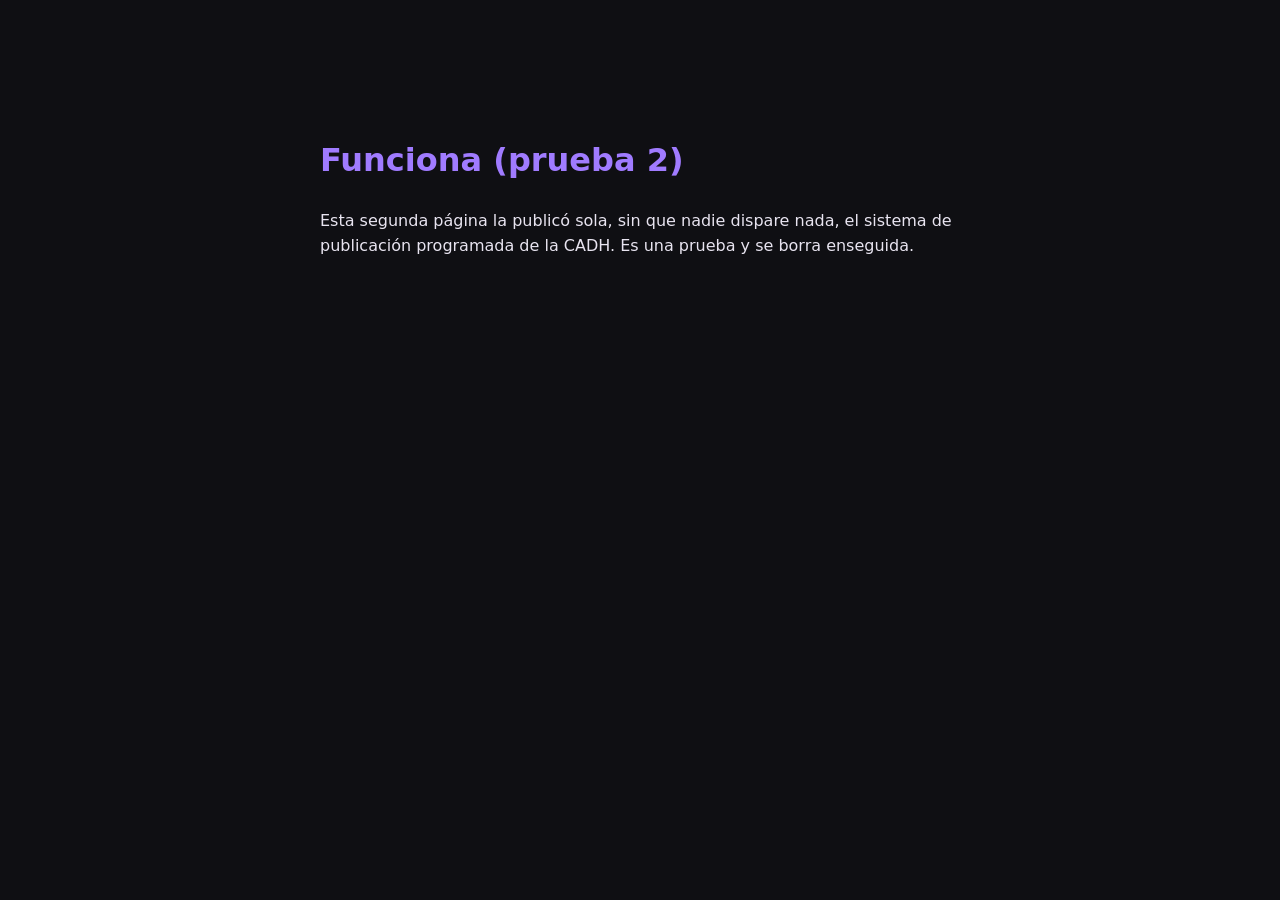
<file: articulos/prueba-automatica-2.html>
<!DOCTYPE html>
<html lang="es-AR">
<head>
  <meta charset="UTF-8">
  <meta name="viewport" content="width=device-width, initial-scale=1.0">
  <meta name="robots" content="noindex, nofollow">
  <title>Prueba 2 de publicación automática</title>
  <style>body{font-family:system-ui,sans-serif;background:#0f0f13;color:#e8e4f0;max-width:640px;margin:15vh auto;padding:0 20px;line-height:1.6}h1{color:#a07bff}</style>
</head>
<body>
  <h1>Funciona (prueba 2)</h1>
  <p>Esta segunda página la publicó sola, sin que nadie dispare nada, el sistema de publicación programada de la CADH. Es una prueba y se borra enseguida.</p>
</body>
</html>
</file>
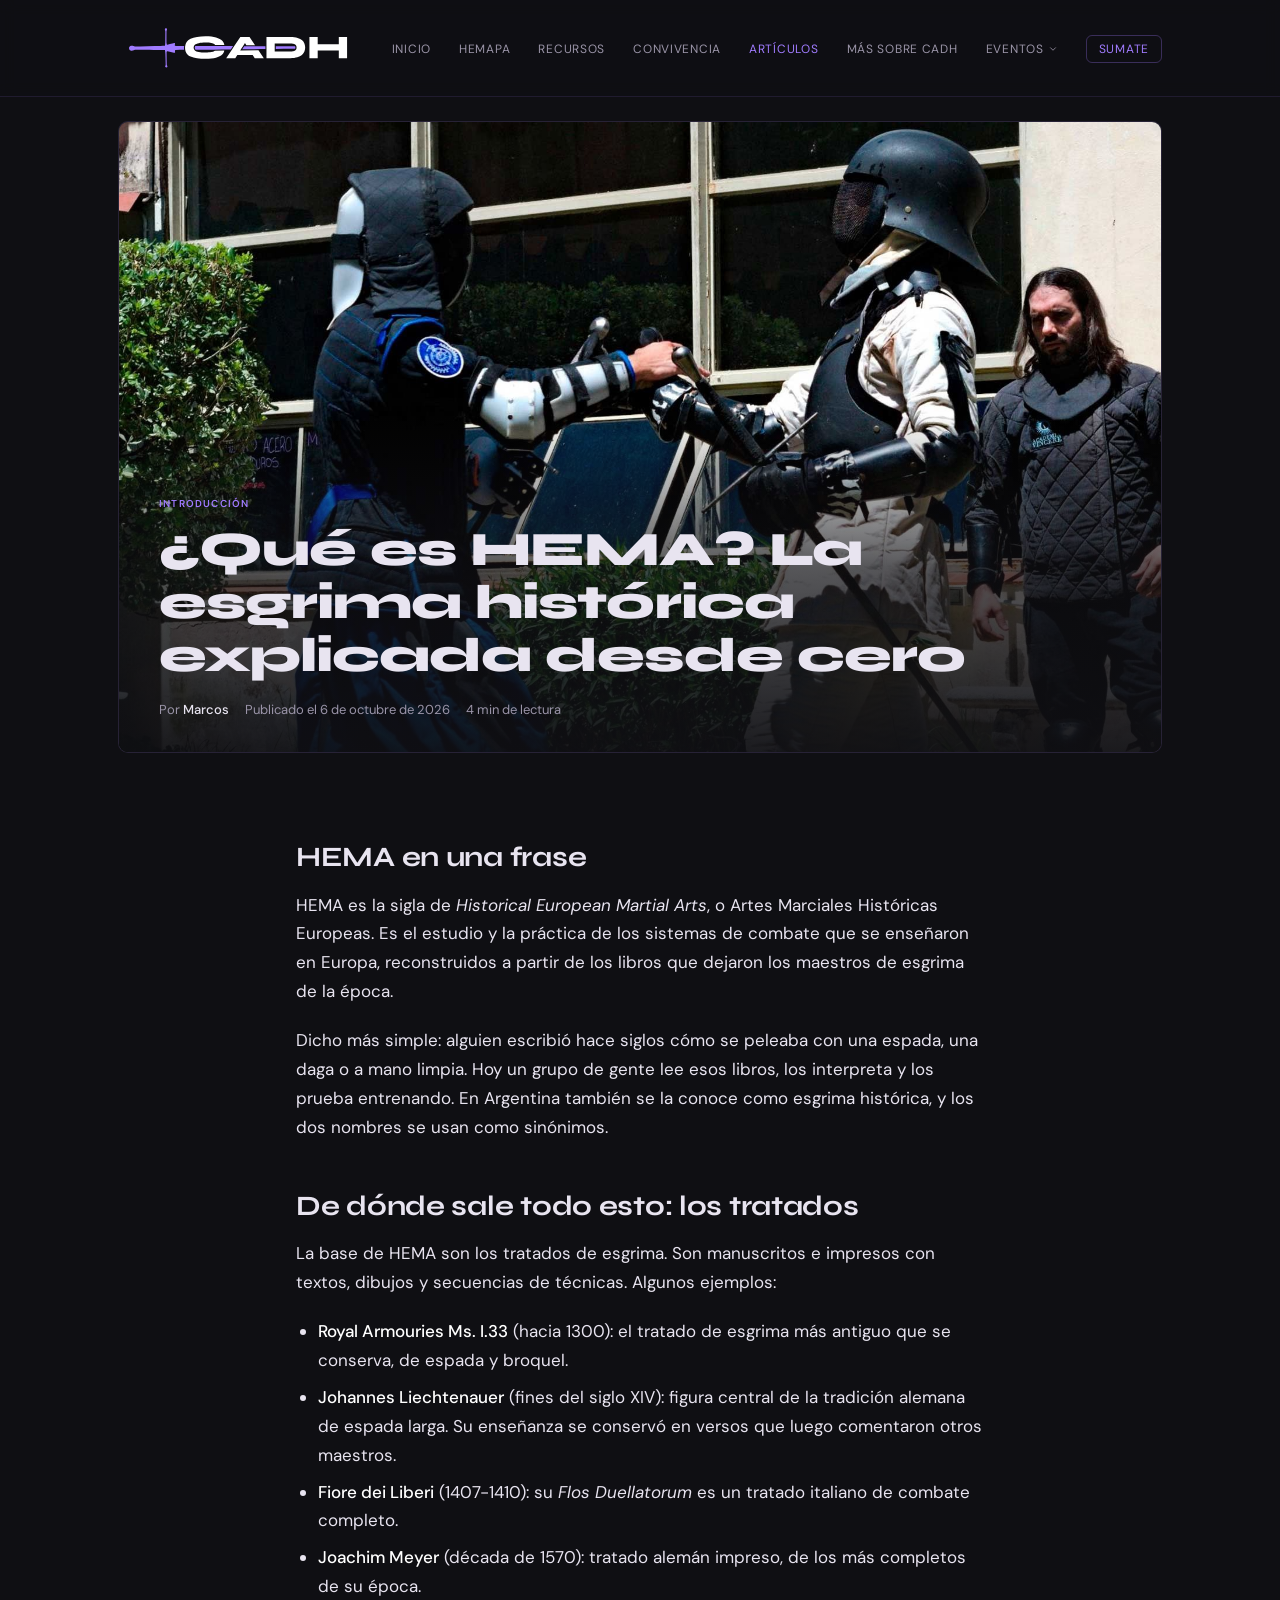
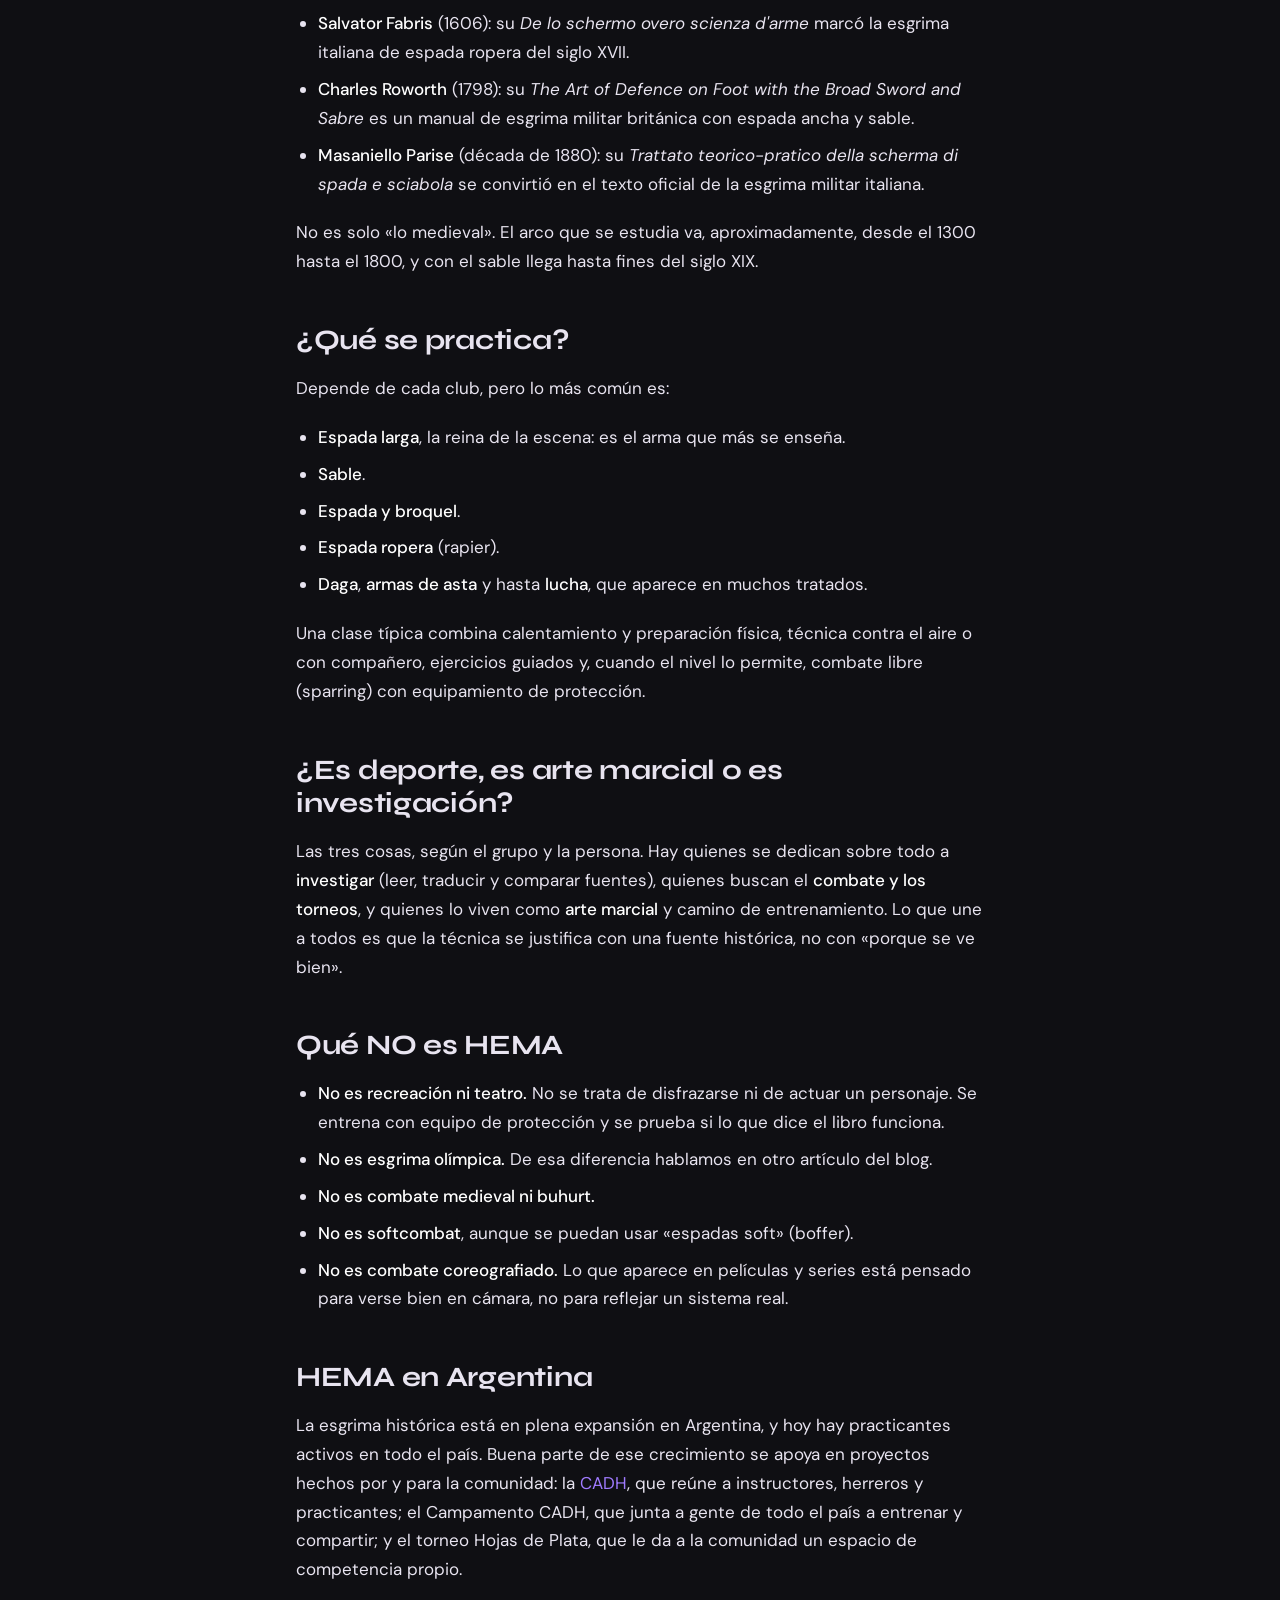
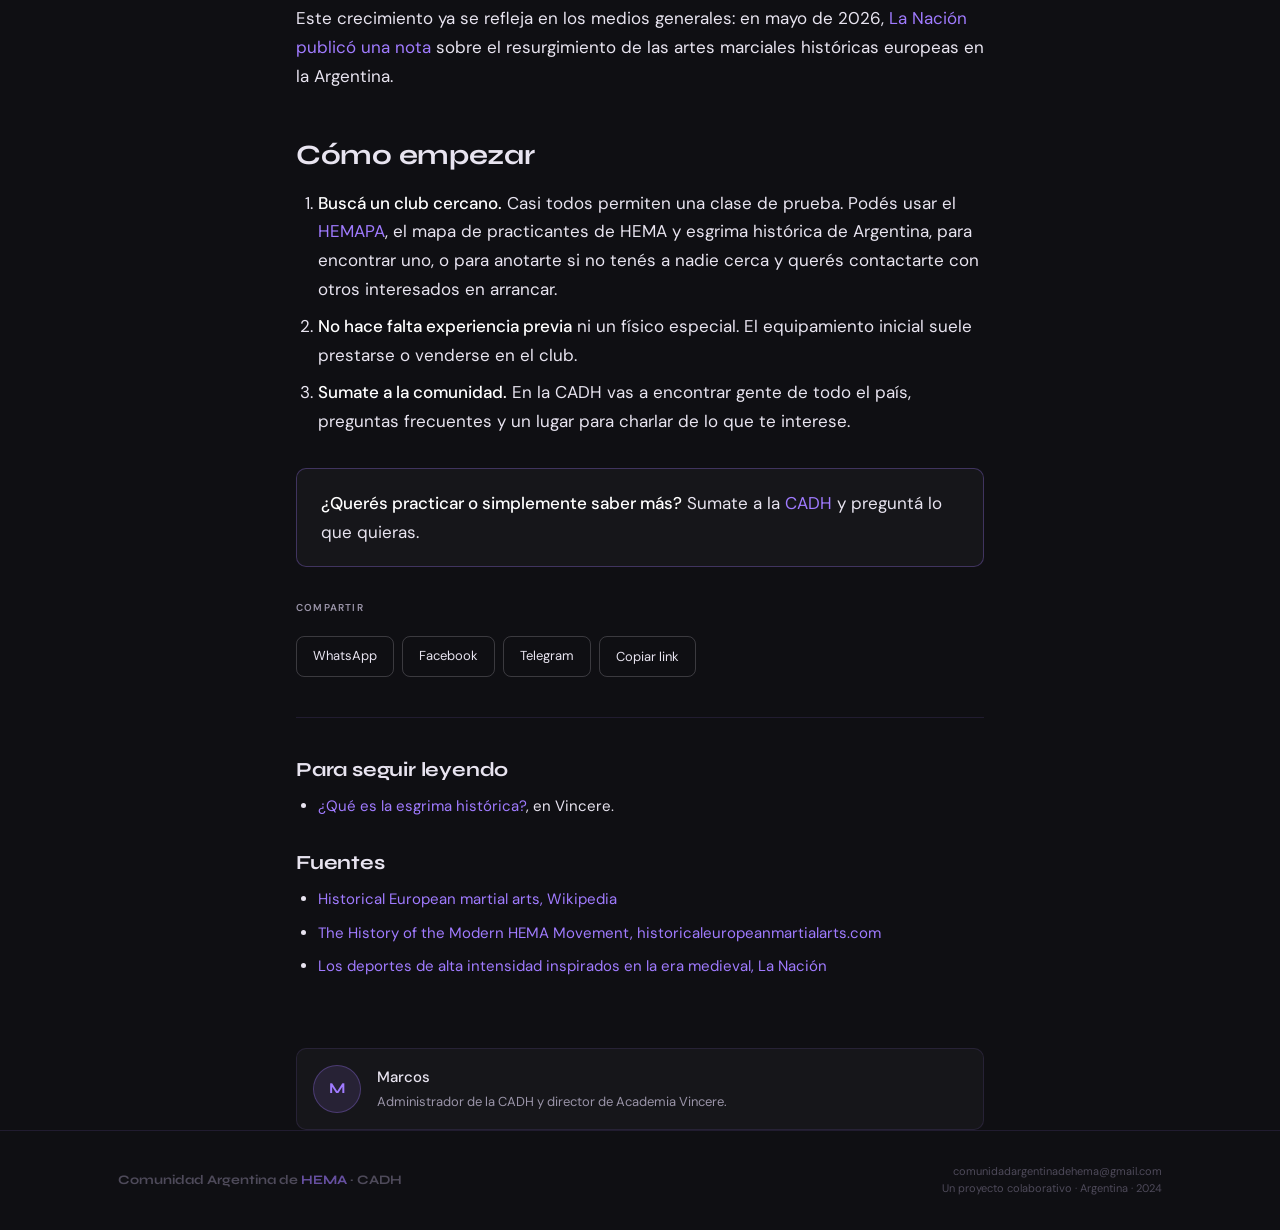
<file: articulos/que-es-hema.html>
<!DOCTYPE html>
<html lang="es-AR">
<head>
  <meta charset="UTF-8">
  <meta name="viewport" content="width=device-width, initial-scale=1.0">
  <meta name="robots" content="index, follow">

  <title>¿Qué es HEMA? La esgrima histórica explicada desde cero — CADH</title>
  <meta name="description" content="HEMA son las Artes Marciales Históricas Europeas: se estudian tratados de combate de hace siglos y se practican hoy. Qué es, cómo se entrena y cómo empezar en Argentina.">
  <meta name="author" content="Marcos">

  <link rel="canonical" href="https://www.cadh-hema.com.ar/articulos/que-es-hema.html">

  <link rel="icon" href="../img/favicon.ico" sizes="any">
  <link rel="icon" href="../img/favicon-192.png" type="image/png" sizes="192x192">

  <!-- Open Graph -->
  <meta property="og:title" content="¿Qué es HEMA? La esgrima histórica explicada desde cero — CADH">
  <meta property="og:description" content="HEMA son las Artes Marciales Históricas Europeas: se estudian tratados de combate de hace siglos y se practican hoy. Qué es, cómo se entrena y cómo empezar en Argentina.">
  <meta property="og:image" content="https://www.cadh-hema.com.ar/img/articulos/que-es-hema.jpg">
  <meta property="og:url" content="https://www.cadh-hema.com.ar/articulos/que-es-hema.html">
  <meta property="og:type" content="article">
  <meta property="og:locale" content="es_AR">
  <meta property="article:published_time" content="2026-10-06">
  <meta property="article:author" content="Marcos">

  <!-- Twitter/X -->
  <meta name="twitter:card" content="summary_large_image">
  <meta name="twitter:title" content="¿Qué es HEMA? La esgrima histórica explicada desde cero — CADH">
  <meta name="twitter:description" content="HEMA son las Artes Marciales Históricas Europeas: se estudian tratados de combate de hace siglos y se practican hoy.">
  <meta name="twitter:image" content="https://www.cadh-hema.com.ar/img/articulos/que-es-hema.jpg">

  <link rel="preconnect" href="https://fonts.googleapis.com">
  <link rel="preconnect" href="https://fonts.gstatic.com" crossorigin>
  <link href="https://fonts.googleapis.com/css2?family=Syne:wght@700;800&family=DM+Sans:wght@300;400;500&display=swap" rel="stylesheet">
  <link rel="stylesheet" href="articulos.css">

  <script type="application/ld+json">
  {
    "@context": "https://schema.org",
    "@type": "BlogPosting",
    "headline": "¿Qué es HEMA? La esgrima histórica explicada desde cero",
    "description": "HEMA son las Artes Marciales Históricas Europeas: se estudian tratados de combate de hace siglos y se practican hoy. Qué es, cómo se entrena y cómo empezar en Argentina.",
    "image": "https://www.cadh-hema.com.ar/img/articulos/que-es-hema.jpg",
    "datePublished": "2026-10-06",
    "dateModified": "2026-10-06",
    "inLanguage": "es-AR",
    "mainEntityOfPage": "https://www.cadh-hema.com.ar/articulos/que-es-hema.html",
    "author": {
      "@type": "Person",
      "name": "Marcos"
    },
    "publisher": {
      "@type": "Organization",
      "name": "Comunidad Argentina de HEMA",
      "url": "https://www.cadh-hema.com.ar",
      "logo": {
        "@type": "ImageObject",
        "url": "https://www.cadh-hema.com.ar/img/favicon-192.png"
      }
    }
  }
  </script>
</head>
<body>

  <!-- ===== NAV ===== -->
  <header class="nav">
    <div class="container">
      <nav class="nav-inner">
        <a href="../index.html" class="nav-logo" aria-label="Comunidad Argentina de HEMA">
          <img src="../img/logo-cadh.svg" alt="CADH" class="nav-logo-img">
        </a>
        <ul class="nav-links">
          <li><a href="../index.html">Inicio</a></li>
          <li><a href="../hemapa.html">HEMAPA</a></li>
          <li><a href="../recursos.html">Recursos</a></li>
          <li><a href="../convivencia.html">Convivencia</a></li>
          <li><a href="index.html" class="active">Artículos</a></li>
          <li><a href="../sobre-cadh.html">Más sobre CADH</a></li>
          <li class="nav-dropdown">
            <button class="nav-dropdown-toggle" aria-haspopup="true" aria-expanded="false">
              Eventos
              <svg class="nav-dropdown-arrow" viewBox="0 0 24 24" fill="none" stroke="currentColor" stroke-width="2" stroke-linecap="round" stroke-linejoin="round" width="10" height="10" aria-hidden="true"><path d="M6 9l6 6 6-6"/></svg>
            </button>
            <ul class="nav-dropdown-menu">
              <li><a href="../campamento.html">Campamento CADH</a></li>
              <li><a href="../torneo-hojas-de-plata.html">Torneo Hojas de Plata</a></li>
            </ul>
          </li>
          <li class="nav-cta"><a href="https://chat.whatsapp.com/J8FOacdq1g0GMBEtuvFxuf" target="_blank" rel="noopener">Sumate</a></li>
        </ul>
        <button class="nav-toggle" id="navToggle" aria-label="Abrir menú" aria-expanded="false">
          <span></span><span></span><span></span>
        </button>
      </nav>
    </div>
    <nav class="nav-mobile" id="navMobile" aria-label="Menú mobile">
      <a href="../index.html">Inicio</a>
      <a href="../hemapa.html">HEMAPA</a>
      <a href="../recursos.html">Recursos</a>
      <a href="../convivencia.html">Convivencia</a>
      <a href="index.html" class="active">Artículos</a>
      <a href="../sobre-cadh.html">Más sobre CADH</a>
      <span class="nav-mobile-label">Eventos</span>
      <a href="../campamento.html" class="nav-mobile-sub">Campamento CADH</a>
      <a href="../torneo-hojas-de-plata.html" class="nav-mobile-sub">Torneo Hojas de Plata</a>
      <a href="https://chat.whatsapp.com/J8FOacdq1g0GMBEtuvFxuf" target="_blank" rel="noopener" class="mobile-cta">Sumate al WhatsApp →</a>
    </nav>
  </header>

  <main>
    <article>

      <!-- ===== HERO ===== -->
      <div class="container">
        <header class="article-hero">
          <img src="../img/articulos/que-es-hema.jpg" width="1200" height="630"
               alt="[Descripción de la imagen destacada: reemplazar]"
               onerror="this.style.visibility='hidden'">
          <div class="article-hero-text">
            <p class="section-label">Introducción</p>
            <h1>¿Qué es HEMA? La esgrima histórica explicada desde cero</h1>
            <div class="article-meta">
              <span>Por <strong>Marcos</strong></span>
              <span>Publicado el <time datetime="2026-10-06">6 de octubre de 2026</time></span>
              <!-- Si se actualiza: <span>Actualizado el <time datetime="AAAA-MM-DD">…</time></span> y cambiar dateModified en el JSON-LD -->
              <span>4 min de lectura</span>
            </div>
          </div>
        </header>
      </div>

      <!-- ===== CUERPO ===== -->
      <div class="article-body">

        <h2>HEMA en una frase</h2>
        <p>HEMA es la sigla de <em>Historical European Martial Arts</em>, o Artes Marciales Históricas Europeas. Es el estudio y la práctica de los sistemas de combate que se enseñaron en Europa, reconstruidos a partir de los libros que dejaron los maestros de esgrima de la época.</p>
        <p>Dicho más simple: alguien escribió hace siglos cómo se peleaba con una espada, una daga o a mano limpia. Hoy un grupo de gente lee esos libros, los interpreta y los prueba entrenando. En Argentina también se la conoce como esgrima histórica, y los dos nombres se usan como sinónimos.</p>

        <h2>De dónde sale todo esto: los tratados</h2>
        <p>La base de HEMA son los tratados de esgrima. Son manuscritos e impresos con textos, dibujos y secuencias de técnicas. Algunos ejemplos:</p>
        <ul>
          <li><strong>Royal Armouries Ms. I.33</strong> (hacia 1300): el tratado de esgrima más antiguo que se conserva, de espada y broquel.</li>
          <li><strong>Johannes Liechtenauer</strong> (fines del siglo XIV): figura central de la tradición alemana de espada larga. Su enseñanza se conservó en versos que luego comentaron otros maestros.</li>
          <li><strong>Fiore dei Liberi</strong> (1407-1410): su <em>Flos Duellatorum</em> es un tratado italiano de combate completo.</li>
          <li><strong>Joachim Meyer</strong> (década de 1570): tratado alemán impreso, de los más completos de su época.</li>
          <li><strong>Salvator Fabris</strong> (1606): su <em>De lo schermo overo scienza d'arme</em> marcó la esgrima italiana de espada ropera del siglo XVII.</li>
          <li><strong>Charles Roworth</strong> (1798): su <em>The Art of Defence on Foot with the Broad Sword and Sabre</em> es un manual de esgrima militar británica con espada ancha y sable.</li>
          <li><strong>Masaniello Parise</strong> (década de 1880): su <em>Trattato teorico-pratico della scherma di spada e sciabola</em> se convirtió en el texto oficial de la esgrima militar italiana.</li>
        </ul>
        <p>No es solo «lo medieval». El arco que se estudia va, aproximadamente, desde el 1300 hasta el 1800, y con el sable llega hasta fines del siglo XIX.</p>

        <h2>¿Qué se practica?</h2>
        <p>Depende de cada club, pero lo más común es:</p>
        <ul>
          <li><strong>Espada larga</strong>, la reina de la escena: es el arma que más se enseña.</li>
          <li><strong>Sable</strong>.</li>
          <li><strong>Espada y broquel</strong>.</li>
          <li><strong>Espada ropera</strong> (rapier).</li>
          <li><strong>Daga</strong>, <strong>armas de asta</strong> y hasta <strong>lucha</strong>, que aparece en muchos tratados.</li>
        </ul>
        <p>Una clase típica combina calentamiento y preparación física, técnica contra el aire o con compañero, ejercicios guiados y, cuando el nivel lo permite, combate libre (sparring) con equipamiento de protección.</p>

        <h2>¿Es deporte, es arte marcial o es investigación?</h2>
        <p>Las tres cosas, según el grupo y la persona. Hay quienes se dedican sobre todo a <strong>investigar</strong> (leer, traducir y comparar fuentes), quienes buscan el <strong>combate y los torneos</strong>, y quienes lo viven como <strong>arte marcial</strong> y camino de entrenamiento. Lo que une a todos es que la técnica se justifica con una fuente histórica, no con «porque se ve bien».</p>

        <h2>Qué NO es HEMA</h2>
        <ul>
          <li><strong>No es recreación ni teatro.</strong> No se trata de disfrazarse ni de actuar un personaje. Se entrena con equipo de protección y se prueba si lo que dice el libro funciona.</li>
          <li><strong>No es esgrima olímpica.</strong> De esa diferencia hablamos en otro artículo del blog.</li>
          <li><strong>No es combate medieval ni buhurt.</strong></li>
          <li><strong>No es softcombat</strong>, aunque se puedan usar «espadas soft» (boffer).</li>
          <li><strong>No es combate coreografiado.</strong> Lo que aparece en películas y series está pensado para verse bien en cámara, no para reflejar un sistema real.</li>
        </ul>

        <h2>HEMA en Argentina</h2>
        <p>La esgrima histórica está en plena expansión en Argentina, y hoy hay practicantes activos en todo el país. Buena parte de ese crecimiento se apoya en proyectos hechos por y para la comunidad: la <a href="https://cadh-hema.com.ar">CADH</a>, que reúne a instructores, herreros y practicantes; el Campamento CADH, que junta a gente de todo el país a entrenar y compartir; y el torneo Hojas de Plata, que le da a la comunidad un espacio de competencia propio.</p>
        <p>Este crecimiento ya se refleja en los medios generales: en mayo de 2026, <a href="https://www.lanacion.com.ar/salud/los-deportes-de-alta-intensidad-que-estan-inspirados-en-la-era-medieval-y-son-furor-nid02052026/" target="_blank" rel="noopener">La Nación publicó una nota</a> sobre el resurgimiento de las artes marciales históricas europeas en la Argentina.</p>

        <h2>Cómo empezar</h2>
        <ol>
          <li><strong>Buscá un club cercano.</strong> Casi todos permiten una clase de prueba. Podés usar el <a href="https://www.cadh-hema.com.ar/hemapa.html">HEMAPA</a>, el mapa de practicantes de HEMA y esgrima histórica de Argentina, para encontrar uno, o para anotarte si no tenés a nadie cerca y querés contactarte con otros interesados en arrancar.</li>
          <li><strong>No hace falta experiencia previa</strong> ni un físico especial. El equipamiento inicial suele prestarse o venderse en el club.</li>
          <li><strong>Sumate a la comunidad.</strong> En la CADH vas a encontrar gente de todo el país, preguntas frecuentes y un lugar para charlar de lo que te interese.</li>
        </ol>

        <div class="cta-box">
          <p><strong>¿Querés practicar o simplemente saber más?</strong> Sumate a la <a href="https://cadh-hema.com.ar">CADH</a> y preguntá lo que quieras.</p>
        </div>

        <!-- ===== COMPARTIR ===== -->
        <div class="share">
          <p class="share-label">Compartir</p>
          <div class="share-buttons">
            <a class="btn-secondary" id="share-wa" href="#" target="_blank" rel="noopener">WhatsApp</a>
            <a class="btn-secondary" id="share-fb" href="#" target="_blank" rel="noopener">Facebook</a>
            <a class="btn-secondary" id="share-tg" href="#" target="_blank" rel="noopener">Telegram</a>
            <button class="btn-secondary" id="share-copy" type="button">Copiar link</button>
          </div>
        </div>

        <!-- ===== FINAL ===== -->
        <div class="article-end">
          <h2>Para seguir leyendo</h2>
          <ul>
            <li><a href="https://www.vincere.ar/que-es-esgrima-historica-hema/" target="_blank" rel="noopener">¿Qué es la esgrima histórica?</a>, en Vincere.</li>
          </ul>

          <h2>Fuentes</h2>
          <ul>
            <li><a href="https://en.wikipedia.org/wiki/Historical_European_martial_arts" target="_blank" rel="noopener">Historical European martial arts, Wikipedia</a></li>
            <li><a href="https://historicaleuropeanmartialarts.com/2020/05/30/the-history-of-the-modern-hema-movement/" target="_blank" rel="noopener">The History of the Modern HEMA Movement, historicaleuropeanmartialarts.com</a></li>
            <li><a href="https://www.lanacion.com.ar/salud/los-deportes-de-alta-intensidad-que-estan-inspirados-en-la-era-medieval-y-son-furor-nid02052026/" target="_blank" rel="noopener">Los deportes de alta intensidad inspirados en la era medieval, La Nación</a></li>
          </ul>
        </div>
      </div>

      <!-- ===== AUTOR ===== -->
      <aside class="author-box" aria-label="Sobre el autor">
        <div class="author-card">
          <div class="author-avatar" aria-hidden="true">M</div>
          <div>
            <p class="author-name">Marcos</p>
            <p class="author-bio">Administrador de la CADH y director de Academia Vincere.</p>
          </div>
        </div>
      </aside>

      <!-- Artículos relacionados: se suman cuando haya más de uno -->

    </article>
  </main>

  <footer class="footer">
    <div class="container">
      <div class="footer-inner">
        <div class="footer-brand">Comunidad Argentina de <span>HEMA</span> · CADH</div>
        <div class="footer-meta">
          <a href="mailto:comunidadargentinadehema@gmail.com">comunidadargentinadehema@gmail.com</a><br>
          Un proyecto colaborativo · Argentina · 2024
        </div>
      </div>
    </div>
  </footer>

  <script>
    // Menú mobile
    const toggle = document.getElementById('navToggle');
    const mobile = document.getElementById('navMobile');
    toggle.addEventListener('click', () => {
      const open = mobile.classList.toggle('open');
      toggle.classList.toggle('open', open);
      toggle.setAttribute('aria-expanded', open);
    });

    // Botones de compartir (usan la URL canónica de la página)
    (function () {
      var canonical = document.querySelector('link[rel="canonical"]').href;
      var url = encodeURIComponent(canonical);
      var text = encodeURIComponent(document.title.replace(' — CADH', ''));
      document.getElementById('share-wa').href = 'https://wa.me/?text=' + text + '%20' + url;
      document.getElementById('share-fb').href = 'https://www.facebook.com/sharer/sharer.php?u=' + url;
      document.getElementById('share-tg').href = 'https://t.me/share/url?url=' + url + '&text=' + text;

      var btn = document.getElementById('share-copy');
      btn.addEventListener('click', function () {
        var done = function () {
          btn.textContent = 'Link copiado';
          setTimeout(function () { btn.textContent = 'Copiar link'; }, 2000);
        };
        if (navigator.clipboard && navigator.clipboard.writeText) {
          navigator.clipboard.writeText(canonical).then(done);
        } else {
          window.prompt('Copiá el link:', canonical);
        }
      });
    })();
  </script>
</body>
</html>
</file>
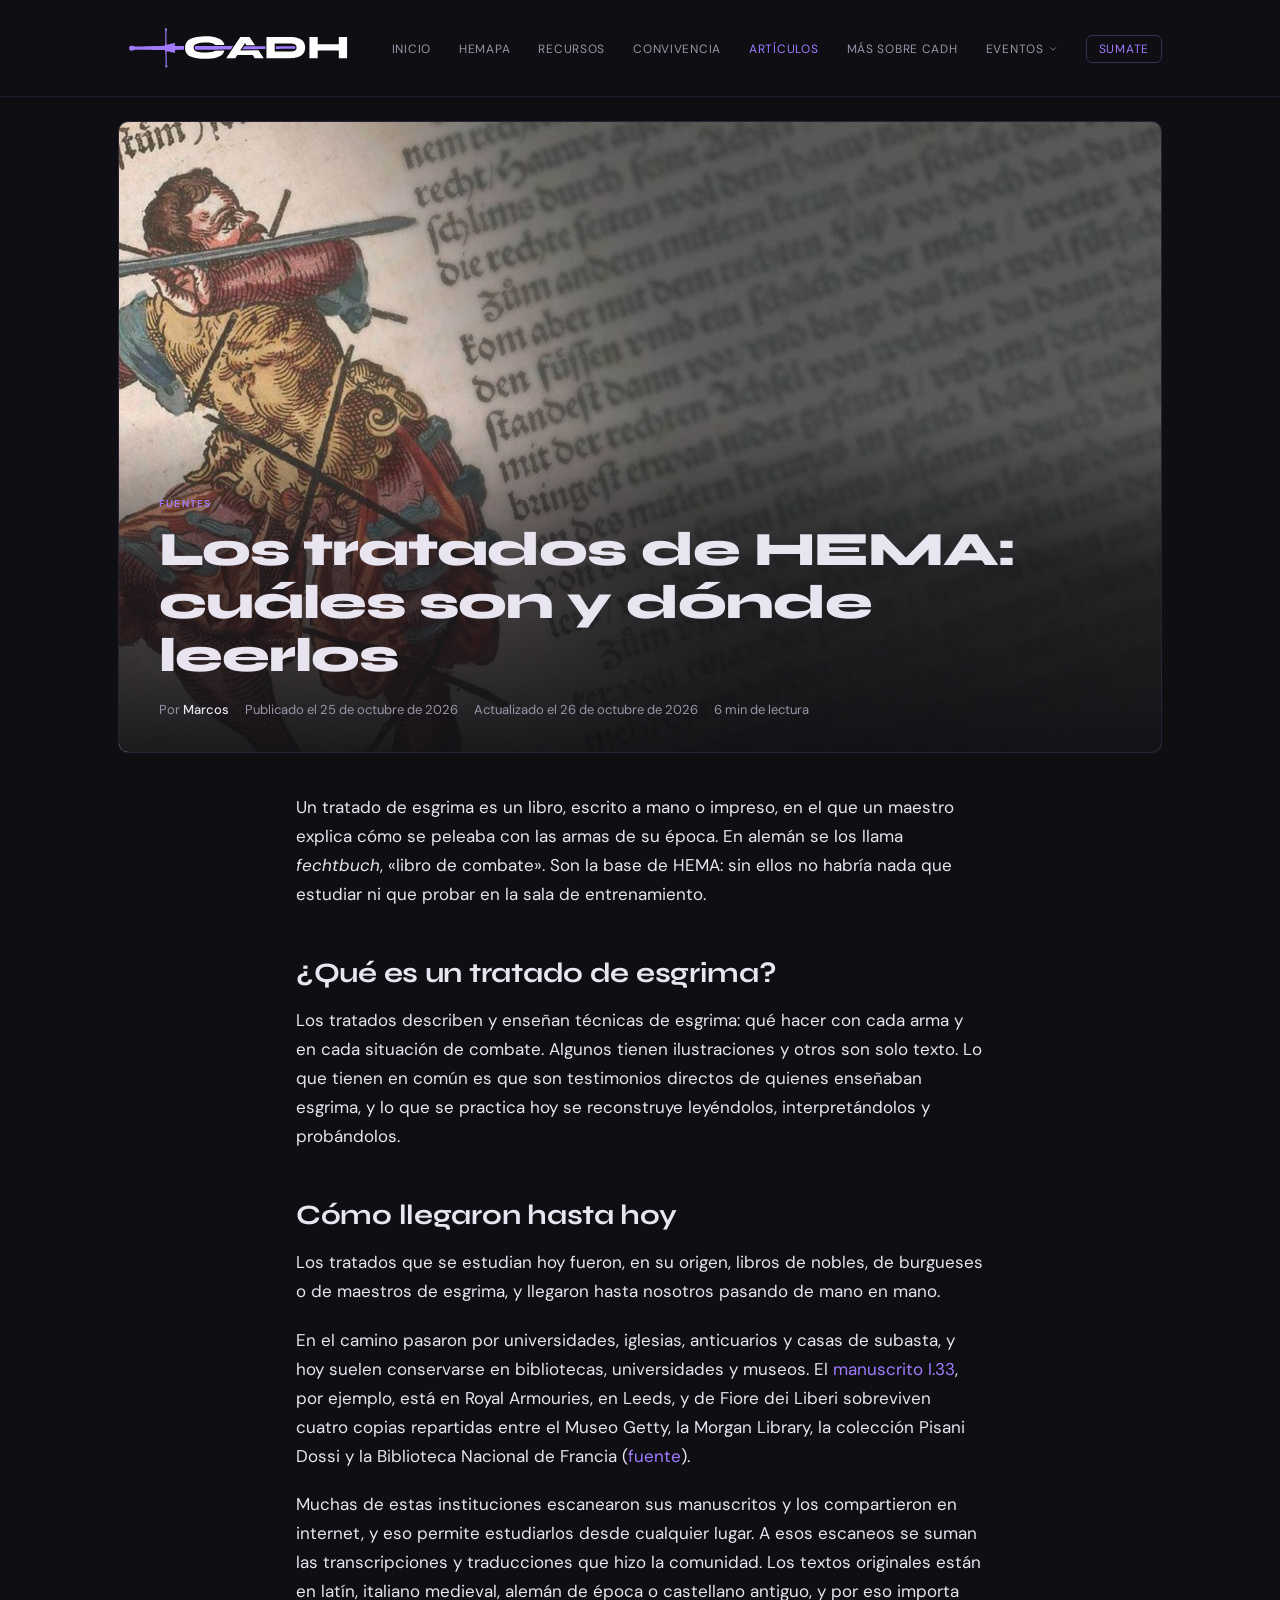
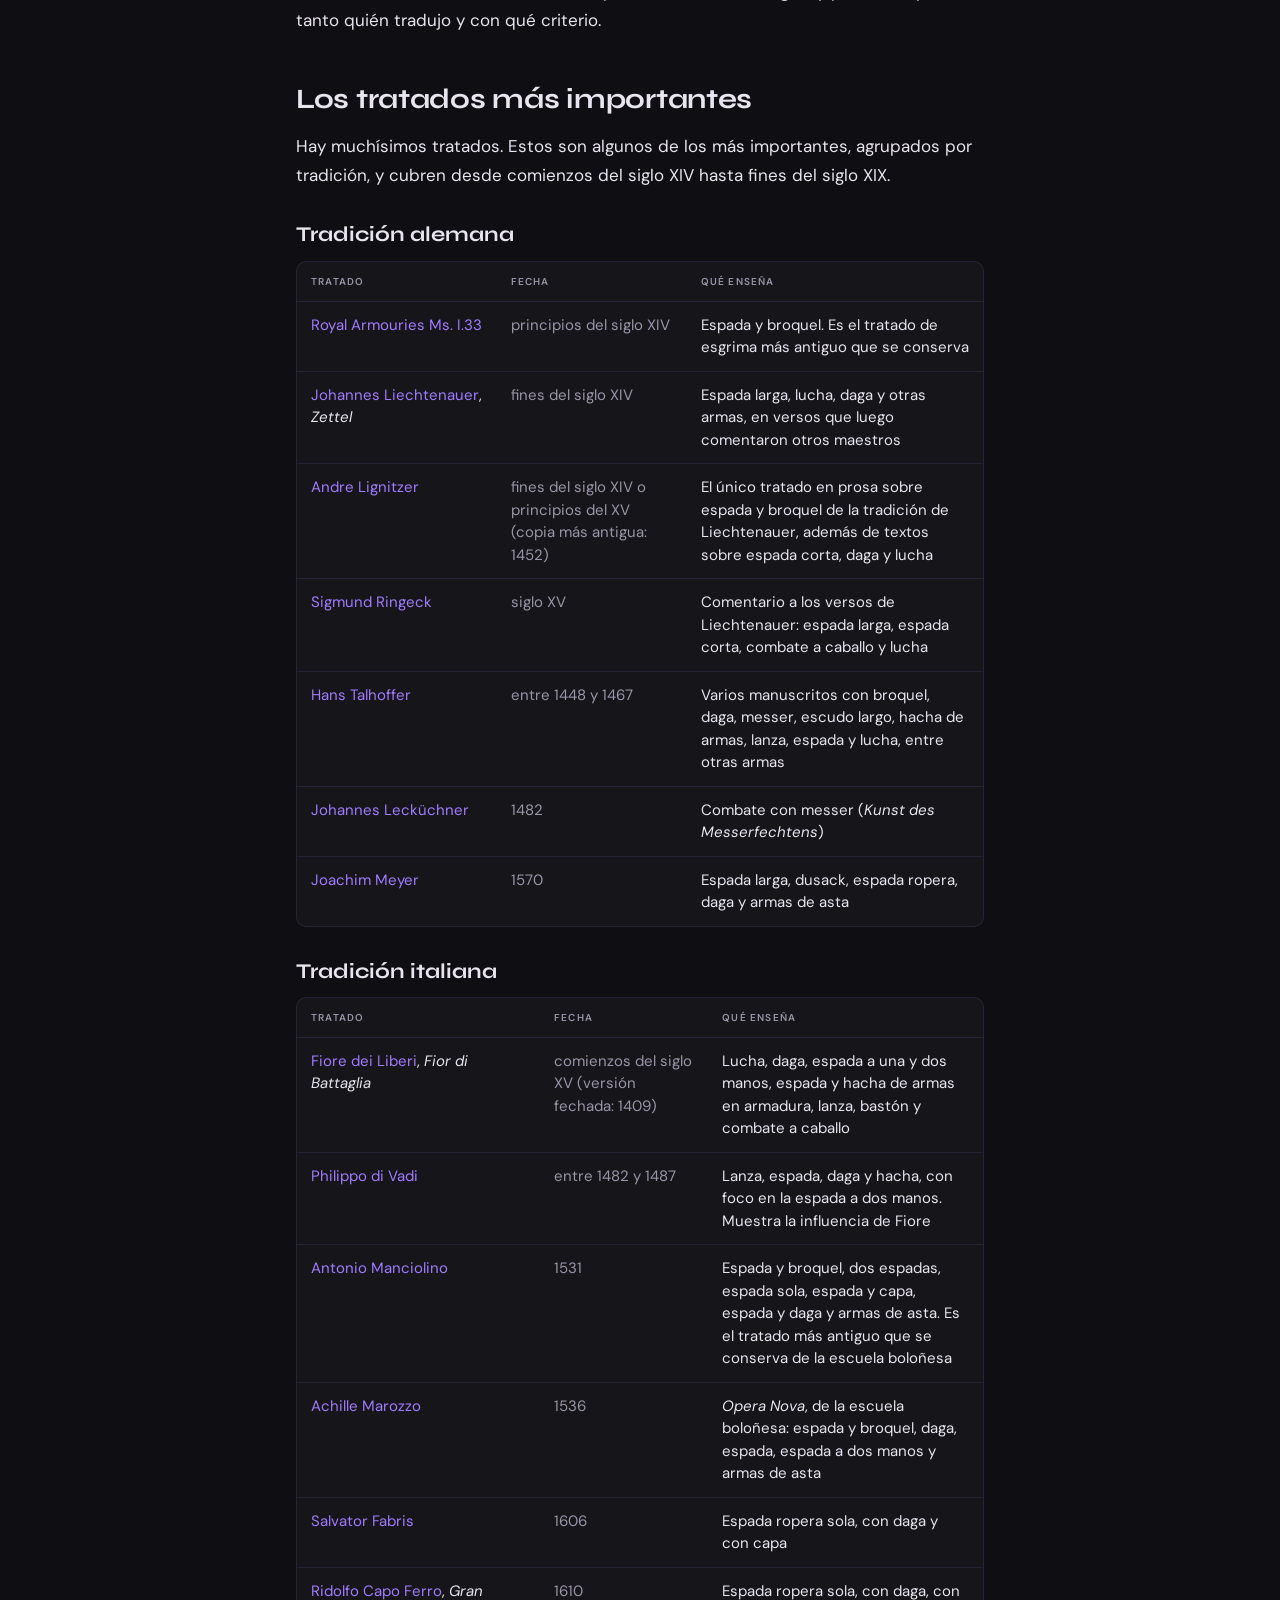
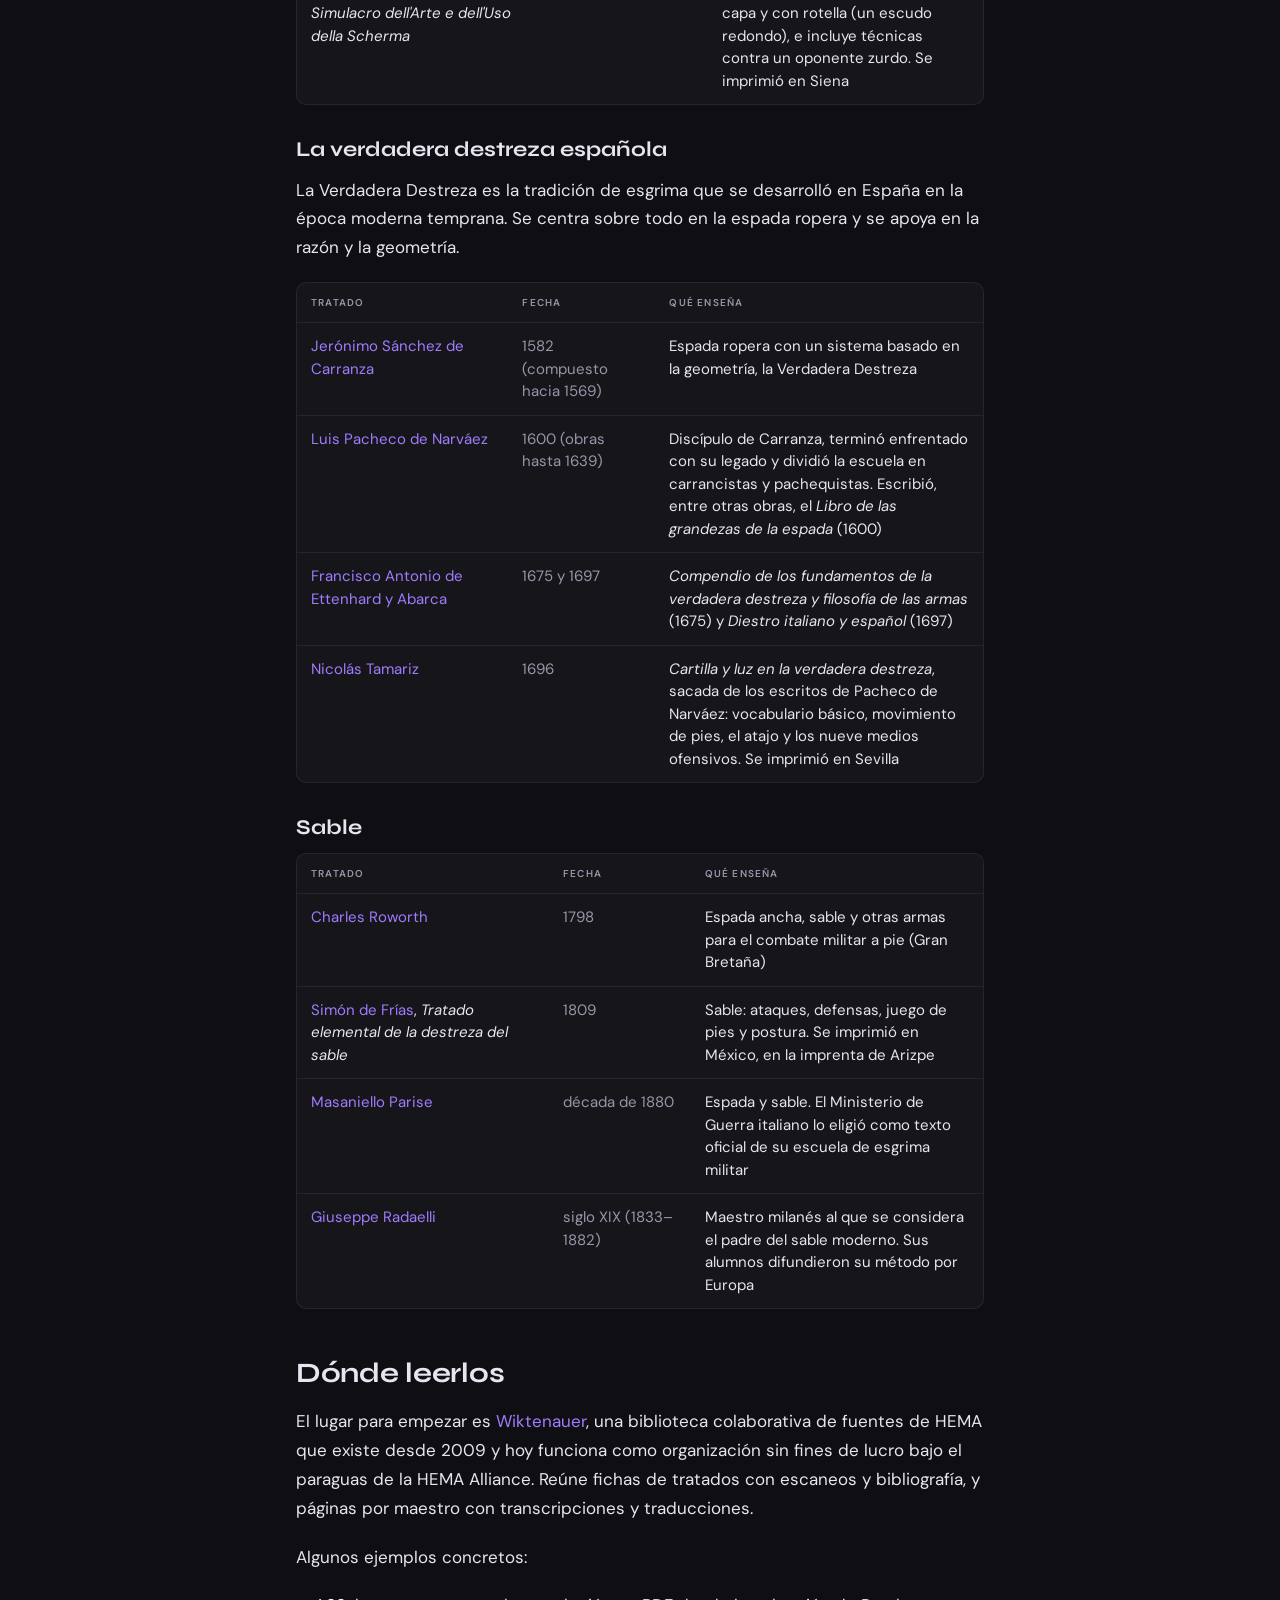
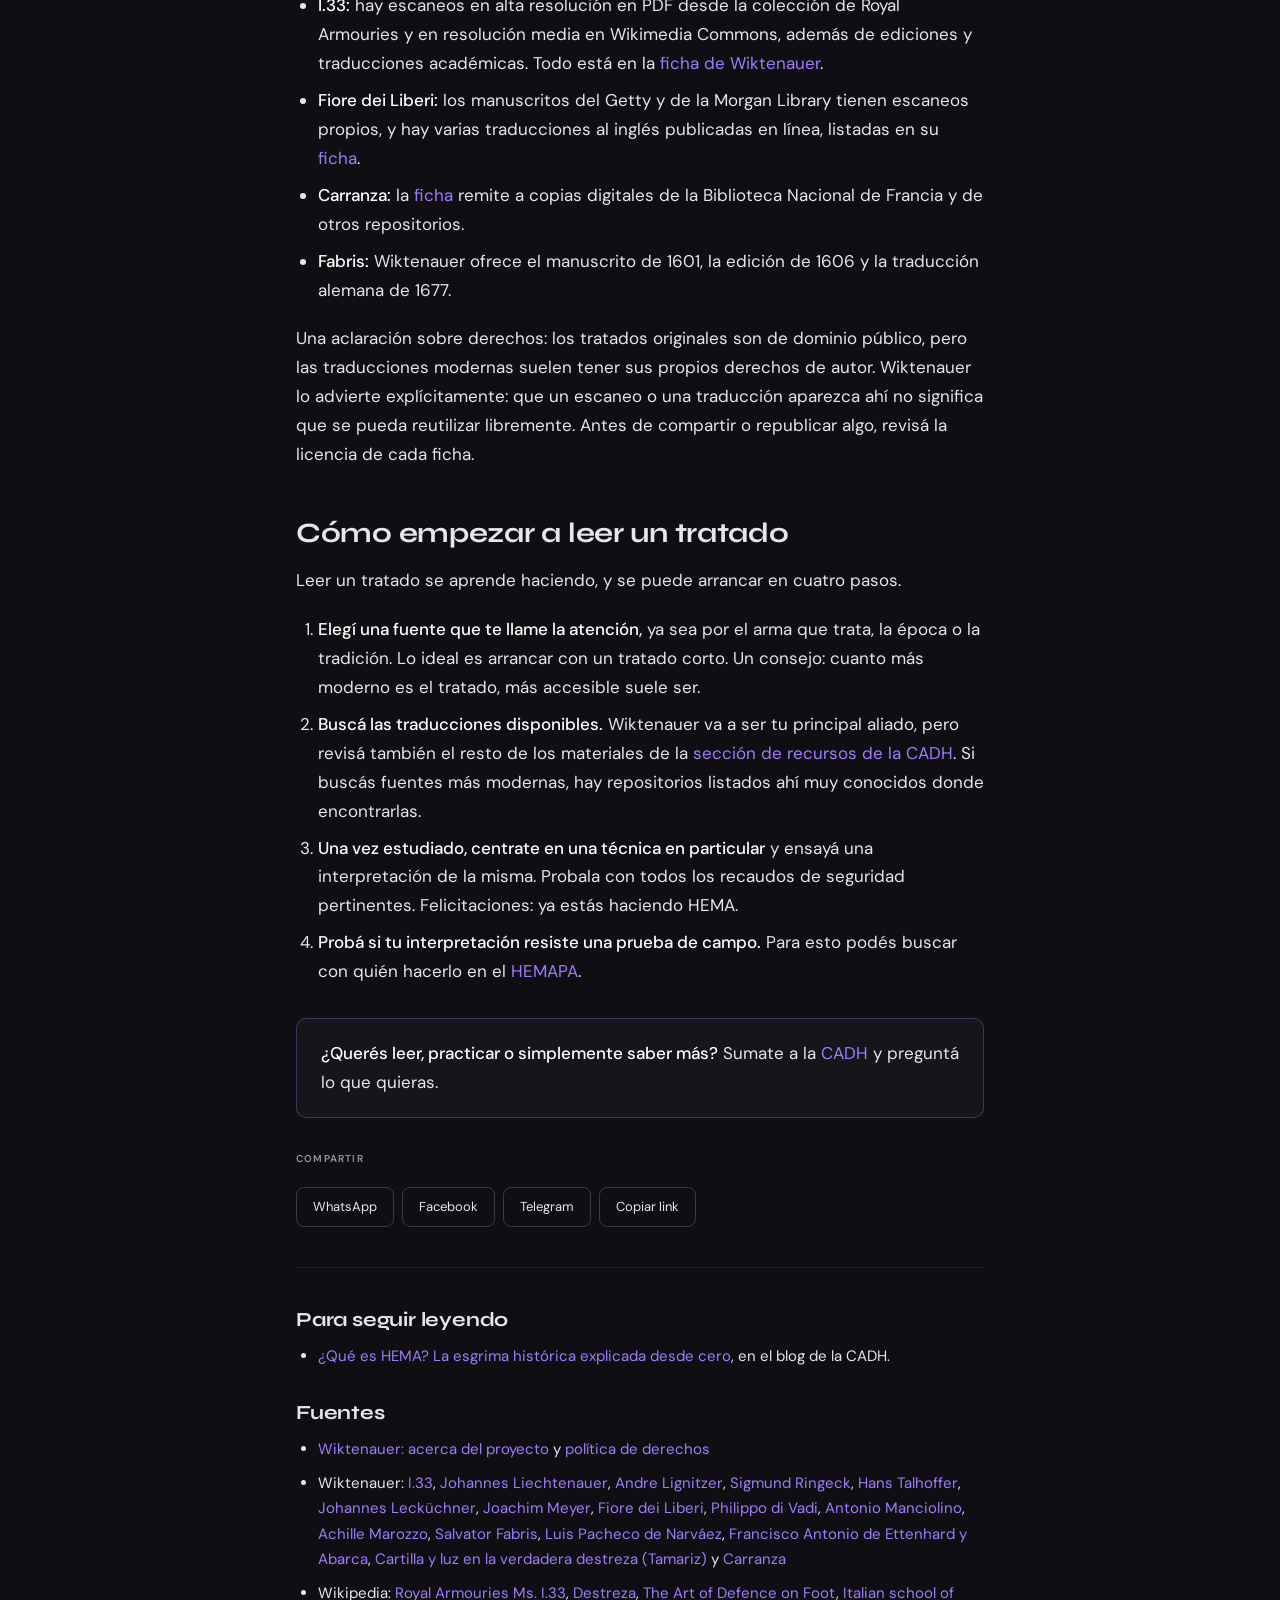
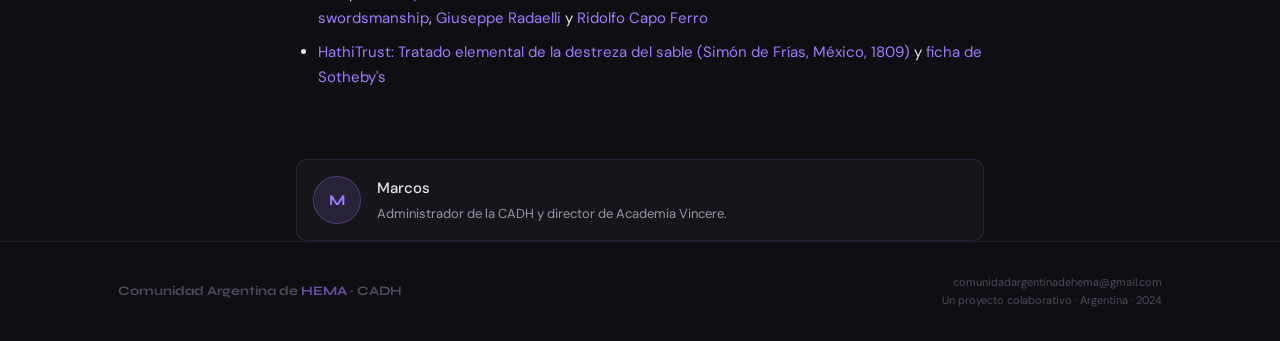
<file: articulos/tratados-de-hema.html>
<!DOCTYPE html>
<html lang="es-AR">
<head>
  <meta charset="UTF-8">
  <meta name="viewport" content="width=device-width, initial-scale=1.0">
  <meta name="robots" content="index, follow">

  <title>Los tratados de HEMA: cuáles son y dónde leerlos — CADH</title>
  <meta name="description" content="Qué es un tratado de esgrima, cuáles son los más importantes de HEMA, desde I.33 hasta el sable del siglo XIX, y dónde leerlos para empezar.">
  <meta name="author" content="Marcos">

  <link rel="canonical" href="https://www.cadh-hema.com.ar/articulos/tratados-de-hema.html">

  <link rel="icon" href="../img/favicon.ico" sizes="any">
  <link rel="icon" href="../img/favicon-192.png" type="image/png" sizes="192x192">

  <!-- Open Graph -->
  <meta property="og:title" content="Los tratados de HEMA: cuáles son y dónde leerlos — CADH">
  <meta property="og:description" content="Qué es un tratado de esgrima, cuáles son los más importantes de HEMA, desde I.33 hasta el sable del siglo XIX, y dónde leerlos para empezar.">
  <meta property="og:image" content="https://www.cadh-hema.com.ar/img/articulos/tratados-de-hema.jpg">
  <meta property="og:url" content="https://www.cadh-hema.com.ar/articulos/tratados-de-hema.html">
  <meta property="og:type" content="article">
  <meta property="og:locale" content="es_AR">
  <meta property="article:published_time" content="2026-10-25">
  <meta property="article:author" content="Marcos">

  <!-- Twitter/X -->
  <meta name="twitter:card" content="summary_large_image">
  <meta name="twitter:title" content="Los tratados de HEMA: cuáles son y dónde leerlos — CADH">
  <meta name="twitter:description" content="Qué es un tratado de esgrima, cuáles son los más importantes de HEMA y dónde leerlos para empezar.">
  <meta name="twitter:image" content="https://www.cadh-hema.com.ar/img/articulos/tratados-de-hema.jpg">

  <link rel="preconnect" href="https://fonts.googleapis.com">
  <link rel="preconnect" href="https://fonts.gstatic.com" crossorigin>
  <link href="https://fonts.googleapis.com/css2?family=Syne:wght@700;800&family=DM+Sans:wght@300;400;500&display=swap" rel="stylesheet">
  <link rel="stylesheet" href="articulos.css">

  <script type="application/ld+json">
  {
    "@context": "https://schema.org",
    "@type": "BlogPosting",
    "headline": "Los tratados de HEMA: cuáles son y dónde leerlos",
    "description": "Qué es un tratado de esgrima, cuáles son los más importantes de HEMA, desde I.33 hasta el sable del siglo XIX, y dónde leerlos para empezar.",
    "image": "https://www.cadh-hema.com.ar/img/articulos/tratados-de-hema.jpg",
    "datePublished": "2026-10-25",
    "dateModified": "2026-10-26",
    "inLanguage": "es-AR",
    "mainEntityOfPage": "https://www.cadh-hema.com.ar/articulos/tratados-de-hema.html",
    "author": {
      "@type": "Person",
      "name": "Marcos"
    },
    "publisher": {
      "@type": "Organization",
      "name": "Comunidad Argentina de HEMA",
      "url": "https://www.cadh-hema.com.ar",
      "logo": {
        "@type": "ImageObject",
        "url": "https://www.cadh-hema.com.ar/img/favicon-192.png"
      }
    }
  }
  </script>
</head>
<body>

  <!-- ===== NAV ===== -->
  <header class="nav">
    <div class="container">
      <nav class="nav-inner">
        <a href="../index.html" class="nav-logo" aria-label="Comunidad Argentina de HEMA">
          <img src="../img/logo-cadh.svg" alt="CADH" class="nav-logo-img">
        </a>
        <ul class="nav-links">
          <li><a href="../index.html">Inicio</a></li>
          <li><a href="../hemapa.html">HEMAPA</a></li>
          <li><a href="../recursos.html">Recursos</a></li>
          <li><a href="../convivencia.html">Convivencia</a></li>
          <li><a href="index.html" class="active">Artículos</a></li>
          <li><a href="../sobre-cadh.html">Más sobre CADH</a></li>
          <li class="nav-dropdown">
            <button class="nav-dropdown-toggle" aria-haspopup="true" aria-expanded="false">
              Eventos
              <svg class="nav-dropdown-arrow" viewBox="0 0 24 24" fill="none" stroke="currentColor" stroke-width="2" stroke-linecap="round" stroke-linejoin="round" width="10" height="10" aria-hidden="true"><path d="M6 9l6 6 6-6"/></svg>
            </button>
            <ul class="nav-dropdown-menu">
              <li><a href="../campamento.html">Campamento CADH</a></li>
              <li><a href="../torneo-hojas-de-plata.html">Torneo Hojas de Plata</a></li>
            </ul>
          </li>
          <li class="nav-cta"><a href="https://chat.whatsapp.com/J8FOacdq1g0GMBEtuvFxuf" target="_blank" rel="noopener">Sumate</a></li>
        </ul>
        <button class="nav-toggle" id="navToggle" aria-label="Abrir menú" aria-expanded="false">
          <span></span><span></span><span></span>
        </button>
      </nav>
    </div>
    <nav class="nav-mobile" id="navMobile" aria-label="Menú mobile">
      <a href="../index.html">Inicio</a>
      <a href="../hemapa.html">HEMAPA</a>
      <a href="../recursos.html">Recursos</a>
      <a href="../convivencia.html">Convivencia</a>
      <a href="index.html" class="active">Artículos</a>
      <a href="../sobre-cadh.html">Más sobre CADH</a>
      <span class="nav-mobile-label">Eventos</span>
      <a href="../campamento.html" class="nav-mobile-sub">Campamento CADH</a>
      <a href="../torneo-hojas-de-plata.html" class="nav-mobile-sub">Torneo Hojas de Plata</a>
      <a href="https://chat.whatsapp.com/J8FOacdq1g0GMBEtuvFxuf" target="_blank" rel="noopener" class="mobile-cta">Sumate al WhatsApp →</a>
    </nav>
  </header>

  <main>
    <article>

      <!-- ===== HERO ===== -->
      <div class="container">
        <header class="article-hero">
          <img src="../img/articulos/tratados-de-hema.jpg" width="1200" height="630"
               alt="Página del tratado de Joachim Meyer (1570): a la izquierda, una figura con una espada levantada y líneas que marcan los cortes; a la derecha, texto impreso en alemán renacentista"
               onerror="this.style.visibility='hidden'">
          <div class="article-hero-text">
            <p class="section-label">Fuentes</p>
            <h1>Los tratados de HEMA: cuáles son y dónde leerlos</h1>
            <div class="article-meta">
              <span>Por <strong>Marcos</strong></span>
              <span>Publicado el <time datetime="2026-10-25">25 de octubre de 2026</time></span>
              <span>Actualizado el <time datetime="2026-10-26">26 de octubre de 2026</time></span>
              <span>6 min de lectura</span>
            </div>
          </div>
        </header>
      </div>

      <!-- ===== CUERPO ===== -->
      <div class="article-body">

        <p>Un tratado de esgrima es un libro, escrito a mano o impreso, en el que un maestro explica cómo se peleaba con las armas de su época. En alemán se los llama <em>fechtbuch</em>, «libro de combate». Son la base de HEMA: sin ellos no habría nada que estudiar ni que probar en la sala de entrenamiento.</p>

        <h2>¿Qué es un tratado de esgrima?</h2>
        <p>Los tratados describen y enseñan técnicas de esgrima: qué hacer con cada arma y en cada situación de combate. Algunos tienen ilustraciones y otros son solo texto. Lo que tienen en común es que son testimonios directos de quienes enseñaban esgrima, y lo que se practica hoy se reconstruye leyéndolos, interpretándolos y probándolos.</p>

        <h2>Cómo llegaron hasta hoy</h2>
        <p>Los tratados que se estudian hoy fueron, en su origen, libros de nobles, de burgueses o de maestros de esgrima, y llegaron hasta nosotros pasando de mano en mano.</p>
        <p>En el camino pasaron por universidades, iglesias, anticuarios y casas de subasta, y hoy suelen conservarse en bibliotecas, universidades y museos. El <a href="https://wiktenauer.com/wiki/I.33" target="_blank" rel="noopener">manuscrito I.33</a>, por ejemplo, está en Royal Armouries, en Leeds, y de Fiore dei Liberi sobreviven cuatro copias repartidas entre el Museo Getty, la Morgan Library, la colección Pisani Dossi y la Biblioteca Nacional de Francia (<a href="https://wiktenauer.com/wiki/Fiore_dei_Liberi" target="_blank" rel="noopener">fuente</a>).</p>
        <p>Muchas de estas instituciones escanearon sus manuscritos y los compartieron en internet, y eso permite estudiarlos desde cualquier lugar. A esos escaneos se suman las transcripciones y traducciones que hizo la comunidad. Los textos originales están en latín, italiano medieval, alemán de época o castellano antiguo, y por eso importa tanto quién tradujo y con qué criterio.</p>

        <h2>Los tratados más importantes</h2>
        <p>Hay muchísimos tratados. Estos son algunos de los más importantes, agrupados por tradición, y cubren desde comienzos del siglo XIV hasta fines del siglo XIX.</p>

        <h3>Tradición alemana</h3>
        <div class="table-wrap" tabindex="0" role="region" aria-label="Tabla de tratados (deslizable)"><table>
        <thead>
        <tr>
        <th>Tratado</th>
        <th>Fecha</th>
        <th>Qué enseña</th>
        </tr>
        </thead>
        <tbody>
        <tr>
        <td><a href="https://wiktenauer.com/wiki/I.33" target="_blank" rel="noopener">Royal Armouries Ms. I.33</a></td>
        <td>principios del siglo XIV</td>
        <td>Espada y broquel. Es el tratado de esgrima más antiguo que se conserva</td>
        </tr>
        <tr>
        <td><a href="https://wiktenauer.com/wiki/Johannes_Liechtenauer" target="_blank" rel="noopener">Johannes Liechtenauer</a>, <em>Zettel</em></td>
        <td>fines del siglo XIV</td>
        <td>Espada larga, lucha, daga y otras armas, en versos que luego comentaron otros maestros</td>
        </tr>
        <tr>
        <td><a href="https://wiktenauer.com/wiki/Lignitzer" target="_blank" rel="noopener">Andre Lignitzer</a></td>
        <td>fines del siglo XIV o principios del XV (copia más antigua: 1452)</td>
        <td>El único tratado en prosa sobre espada y broquel de la tradición de Liechtenauer, además de textos sobre espada corta, daga y lucha</td>
        </tr>
        <tr>
        <td><a href="https://wiktenauer.com/wiki/Sigmund_Ringeck" target="_blank" rel="noopener">Sigmund Ringeck</a></td>
        <td>siglo XV</td>
        <td>Comentario a los versos de Liechtenauer: espada larga, espada corta, combate a caballo y lucha</td>
        </tr>
        <tr>
        <td><a href="https://wiktenauer.com/wiki/Hans_Talhoffer" target="_blank" rel="noopener">Hans Talhoffer</a></td>
        <td>entre 1448 y 1467</td>
        <td>Varios manuscritos con broquel, daga, messer, escudo largo, hacha de armas, lanza, espada y lucha, entre otras armas</td>
        </tr>
        <tr>
        <td><a href="https://wiktenauer.com/wiki/Hans_Leck%C3%BCchner" target="_blank" rel="noopener">Johannes Lecküchner</a></td>
        <td>1482</td>
        <td>Combate con messer (<em>Kunst des Messerfechtens</em>)</td>
        </tr>
        <tr>
        <td><a href="https://wiktenauer.com/wiki/Joachim_Meyer" target="_blank" rel="noopener">Joachim Meyer</a></td>
        <td>1570</td>
        <td>Espada larga, dusack, espada ropera, daga y armas de asta</td>
        </tr>
        </tbody>
        </table></div>

        <h3>Tradición italiana</h3>
        <div class="table-wrap" tabindex="0" role="region" aria-label="Tabla de tratados (deslizable)"><table>
        <thead>
        <tr>
        <th>Tratado</th>
        <th>Fecha</th>
        <th>Qué enseña</th>
        </tr>
        </thead>
        <tbody>
        <tr>
        <td><a href="https://wiktenauer.com/wiki/Fiore_dei_Liberi" target="_blank" rel="noopener">Fiore dei Liberi</a>, <em>Fior di Battaglia</em></td>
        <td>comienzos del siglo XV (versión fechada: 1409)</td>
        <td>Lucha, daga, espada a una y dos manos, espada y hacha de armas en armadura, lanza, bastón y combate a caballo</td>
        </tr>
        <tr>
        <td><a href="https://wiktenauer.com/wiki/Philippo_di_Vadi" target="_blank" rel="noopener">Philippo di Vadi</a></td>
        <td>entre 1482 y 1487</td>
        <td>Lanza, espada, daga y hacha, con foco en la espada a dos manos. Muestra la influencia de Fiore</td>
        </tr>
        <tr>
        <td><a href="https://wiktenauer.com/wiki/Antonio_Manciolino" target="_blank" rel="noopener">Antonio Manciolino</a></td>
        <td>1531</td>
        <td>Espada y broquel, dos espadas, espada sola, espada y capa, espada y daga y armas de asta. Es el tratado más antiguo que se conserva de la escuela boloñesa</td>
        </tr>
        <tr>
        <td><a href="https://wiktenauer.com/wiki/Achille_Marozzo" target="_blank" rel="noopener">Achille Marozzo</a></td>
        <td>1536</td>
        <td><em>Opera Nova</em>, de la escuela boloñesa: espada y broquel, daga, espada, espada a dos manos y armas de asta</td>
        </tr>
        <tr>
        <td><a href="https://wiktenauer.com/wiki/Salvator_Fabris" target="_blank" rel="noopener">Salvator Fabris</a></td>
        <td>1606</td>
        <td>Espada ropera sola, con daga y con capa</td>
        </tr>
        <tr>
        <td><a href="https://en.wikipedia.org/wiki/Ridolfo_Capo_Ferro" target="_blank" rel="noopener">Ridolfo Capo Ferro</a>, <em>Gran Simulacro dell'Arte e dell'Uso della Scherma</em></td>
        <td>1610</td>
        <td>Espada ropera sola, con daga, con capa y con rotella (un escudo redondo), e incluye técnicas contra un oponente zurdo. Se imprimió en Siena</td>
        </tr>
        </tbody>
        </table></div>

        <h3>La verdadera destreza española</h3>
        <p>La Verdadera Destreza es la tradición de esgrima que se desarrolló en España en la época moderna temprana. Se centra sobre todo en la espada ropera y se apoya en la razón y la geometría.</p>
        <div class="table-wrap" tabindex="0" role="region" aria-label="Tabla de tratados (deslizable)"><table>
        <thead>
        <tr>
        <th>Tratado</th>
        <th>Fecha</th>
        <th>Qué enseña</th>
        </tr>
        </thead>
        <tbody>
        <tr>
        <td><a href="https://wiktenauer.com/wiki/De_la_Filosofia_de_las_Armas_y_de_su_Destreza_y_la_Aggression_y_Defensa_Cristiana_(Jer%C3%B3nimo_S%C3%A1nchez_de_Carranza)" target="_blank" rel="noopener">Jerónimo Sánchez de Carranza</a></td>
        <td>1582 (compuesto hacia 1569)</td>
        <td>Espada ropera con un sistema basado en la geometría, la Verdadera Destreza</td>
        </tr>
        <tr>
        <td><a href="https://wiktenauer.com/wiki/Luis_Pacheco_de_Narv%C3%A1ez" target="_blank" rel="noopener">Luis Pacheco de Narváez</a></td>
        <td>1600 (obras hasta 1639)</td>
        <td>Discípulo de Carranza, terminó enfrentado con su legado y dividió la escuela en carrancistas y pachequistas. Escribió, entre otras obras, el <em>Libro de las grandezas de la espada</em> (1600)</td>
        </tr>
        <tr>
        <td><a href="https://wiktenauer.com/wiki/Francisco_Antonio_de_Ettenhard_y_Abarca" target="_blank" rel="noopener">Francisco Antonio de Ettenhard y Abarca</a></td>
        <td>1675 y 1697</td>
        <td><em>Compendio de los fundamentos de la verdadera destreza y filosofía de las armas</em> (1675) y <em>Diestro italiano y español</em> (1697)</td>
        </tr>
        <tr>
        <td><a href="https://wiktenauer.com/wiki/Cartilla_y_luz_en_la_verdadera_destreza" target="_blank" rel="noopener">Nicolás Tamariz</a></td>
        <td>1696</td>
        <td><em>Cartilla y luz en la verdadera destreza</em>, sacada de los escritos de Pacheco de Narváez: vocabulario básico, movimiento de pies, el atajo y los nueve medios ofensivos. Se imprimió en Sevilla</td>
        </tr>
        </tbody>
        </table></div>

        <h3>Sable</h3>
        <div class="table-wrap" tabindex="0" role="region" aria-label="Tabla de tratados (deslizable)"><table>
        <thead>
        <tr>
        <th>Tratado</th>
        <th>Fecha</th>
        <th>Qué enseña</th>
        </tr>
        </thead>
        <tbody>
        <tr>
        <td><a href="https://en.wikipedia.org/wiki/The_Art_of_Defence_on_Foot_with_the_Broad_Sword_and_Sabre" target="_blank" rel="noopener">Charles Roworth</a></td>
        <td>1798</td>
        <td>Espada ancha, sable y otras armas para el combate militar a pie (Gran Bretaña)</td>
        </tr>
        <tr>
        <td><a href="https://catalog.hathitrust.org/Record/009352834" target="_blank" rel="noopener">Simón de Frías</a>, <em>Tratado elemental de la destreza del sable</em></td>
        <td>1809</td>
        <td>Sable: ataques, defensas, juego de pies y postura. Se imprimió en México, en la imprenta de Arizpe</td>
        </tr>
        <tr>
        <td><a href="https://en.wikipedia.org/wiki/Italian_school_of_swordsmanship" target="_blank" rel="noopener">Masaniello Parise</a></td>
        <td>década de 1880</td>
        <td>Espada y sable. El Ministerio de Guerra italiano lo eligió como texto oficial de su escuela de esgrima militar</td>
        </tr>
        <tr>
        <td><a href="https://en.wikipedia.org/wiki/Giuseppe_Radaelli" target="_blank" rel="noopener">Giuseppe Radaelli</a></td>
        <td>siglo XIX (1833–1882)</td>
        <td>Maestro milanés al que se considera el padre del sable moderno. Sus alumnos difundieron su método por Europa</td>
        </tr>
        </tbody>
        </table></div>

        <h2>Dónde leerlos</h2>
        <p>El lugar para empezar es <a href="https://www.wiktenauer.com/wiki/Wiktenauer:About" target="_blank" rel="noopener">Wiktenauer</a>, una biblioteca colaborativa de fuentes de HEMA que existe desde 2009 y hoy funciona como organización sin fines de lucro bajo el paraguas de la HEMA Alliance. Reúne fichas de tratados con escaneos y bibliografía, y páginas por maestro con transcripciones y traducciones.</p>
        <p>Algunos ejemplos concretos:</p>
        <ul>
        <li><strong>I.33:</strong> hay escaneos en alta resolución en PDF desde la colección de Royal Armouries y en resolución media en Wikimedia Commons, además de ediciones y traducciones académicas. Todo está en la <a href="https://wiktenauer.com/wiki/I.33" target="_blank" rel="noopener">ficha de Wiktenauer</a>.</li>
        <li><strong>Fiore dei Liberi:</strong> los manuscritos del Getty y de la Morgan Library tienen escaneos propios, y hay varias traducciones al inglés publicadas en línea, listadas en su <a href="https://wiktenauer.com/wiki/Fiore_dei_Liberi" target="_blank" rel="noopener">ficha</a>.</li>
        <li><strong>Carranza:</strong> la <a href="https://wiktenauer.com/wiki/De_la_Filosofia_de_las_Armas_y_de_su_Destreza_y_la_Aggression_y_Defensa_Cristiana_(Jer%C3%B3nimo_S%C3%A1nchez_de_Carranza)" target="_blank" rel="noopener">ficha</a> remite a copias digitales de la Biblioteca Nacional de Francia y de otros repositorios.</li>
        <li><strong>Fabris:</strong> Wiktenauer ofrece el manuscrito de 1601, la edición de 1606 y la traducción alemana de 1677.</li>
        </ul>
        <p>Una aclaración sobre derechos: los tratados originales son de dominio público, pero las traducciones modernas suelen tener sus propios derechos de autor. Wiktenauer lo advierte explícitamente: que un escaneo o una traducción aparezca ahí no significa que se pueda reutilizar libremente. Antes de compartir o republicar algo, revisá la licencia de cada ficha.</p>

        <h2>Cómo empezar a leer un tratado</h2>
        <p>Leer un tratado se aprende haciendo, y se puede arrancar en cuatro pasos.</p>
        <ol>
        <li><strong>Elegí una fuente que te llame la atención,</strong> ya sea por el arma que trata, la época o la tradición. Lo ideal es arrancar con un tratado corto. Un consejo: cuanto más moderno es el tratado, más accesible suele ser.</li>
        <li><strong>Buscá las traducciones disponibles.</strong> Wiktenauer va a ser tu principal aliado, pero revisá también el resto de los materiales de la <a href="https://www.cadh-hema.com.ar/recursos.html">sección de recursos de la CADH</a>. Si buscás fuentes más modernas, hay repositorios listados ahí muy conocidos donde encontrarlas.</li>
        <li><strong>Una vez estudiado, centrate en una técnica en particular</strong> y ensayá una interpretación de la misma. Probala con todos los recaudos de seguridad pertinentes. Felicitaciones: ya estás haciendo HEMA.</li>
        <li><strong>Probá si tu interpretación resiste una prueba de campo.</strong> Para esto podés buscar con quién hacerlo en el <a href="https://www.cadh-hema.com.ar/hemapa.html">HEMAPA</a>.</li>
        </ol>

        <div class="cta-box">
          <p><strong>¿Querés leer, practicar o simplemente saber más?</strong> Sumate a la <a href="https://cadh-hema.com.ar">CADH</a> y preguntá lo que quieras.</p>
        </div>

        <!-- ===== COMPARTIR ===== -->
        <div class="share">
          <p class="share-label">Compartir</p>
          <div class="share-buttons">
            <a class="btn-secondary" id="share-wa" href="#" target="_blank" rel="noopener">WhatsApp</a>
            <a class="btn-secondary" id="share-fb" href="#" target="_blank" rel="noopener">Facebook</a>
            <a class="btn-secondary" id="share-tg" href="#" target="_blank" rel="noopener">Telegram</a>
            <button class="btn-secondary" id="share-copy" type="button">Copiar link</button>
          </div>
        </div>

        <!-- ===== FINAL ===== -->
        <div class="article-end">
          <h2>Para seguir leyendo</h2>
          <ul>
          <li><a href="que-es-hema.html">¿Qué es HEMA? La esgrima histórica explicada desde cero</a>, en el blog de la CADH.</li>
          </ul>

          <h2>Fuentes</h2>
          <ul>
          <li><a href="https://www.wiktenauer.com/wiki/Wiktenauer:About" target="_blank" rel="noopener">Wiktenauer: acerca del proyecto</a> y <a href="https://wiktenauer.com/wiki/Public_domain" target="_blank" rel="noopener">política de derechos</a></li>
          <li>Wiktenauer: <a href="https://wiktenauer.com/wiki/I.33" target="_blank" rel="noopener">I.33</a>, <a href="https://wiktenauer.com/wiki/Johannes_Liechtenauer" target="_blank" rel="noopener">Johannes Liechtenauer</a>, <a href="https://wiktenauer.com/wiki/Lignitzer" target="_blank" rel="noopener">Andre Lignitzer</a>, <a href="https://wiktenauer.com/wiki/Sigmund_Ringeck" target="_blank" rel="noopener">Sigmund Ringeck</a>, <a href="https://wiktenauer.com/wiki/Hans_Talhoffer" target="_blank" rel="noopener">Hans Talhoffer</a>, <a href="https://wiktenauer.com/wiki/Hans_Leck%C3%BCchner" target="_blank" rel="noopener">Johannes Lecküchner</a>, <a href="https://wiktenauer.com/wiki/Joachim_Meyer" target="_blank" rel="noopener">Joachim Meyer</a>, <a href="https://wiktenauer.com/wiki/Fiore_dei_Liberi" target="_blank" rel="noopener">Fiore dei Liberi</a>, <a href="https://wiktenauer.com/wiki/Philippo_di_Vadi" target="_blank" rel="noopener">Philippo di Vadi</a>, <a href="https://wiktenauer.com/wiki/Antonio_Manciolino" target="_blank" rel="noopener">Antonio Manciolino</a>, <a href="https://wiktenauer.com/wiki/Achille_Marozzo" target="_blank" rel="noopener">Achille Marozzo</a>, <a href="https://wiktenauer.com/wiki/Salvator_Fabris" target="_blank" rel="noopener">Salvator Fabris</a>, <a href="https://wiktenauer.com/wiki/Luis_Pacheco_de_Narv%C3%A1ez" target="_blank" rel="noopener">Luis Pacheco de Narváez</a>, <a href="https://wiktenauer.com/wiki/Francisco_Antonio_de_Ettenhard_y_Abarca" target="_blank" rel="noopener">Francisco Antonio de Ettenhard y Abarca</a>, <a href="https://wiktenauer.com/wiki/Cartilla_y_luz_en_la_verdadera_destreza" target="_blank" rel="noopener">Cartilla y luz en la verdadera destreza (Tamariz)</a> y <a href="https://wiktenauer.com/wiki/De_la_Filosofia_de_las_Armas_y_de_su_Destreza_y_la_Aggression_y_Defensa_Cristiana_(Jer%C3%B3nimo_S%C3%A1nchez_de_Carranza)" target="_blank" rel="noopener">Carranza</a></li>
          <li>Wikipedia: <a href="https://en.wikipedia.org/wiki/I.33" target="_blank" rel="noopener">Royal Armouries Ms. I.33</a>, <a href="https://en.wikipedia.org/wiki/Destreza" target="_blank" rel="noopener">Destreza</a>, <a href="https://en.wikipedia.org/wiki/The_Art_of_Defence_on_Foot_with_the_Broad_Sword_and_Sabre" target="_blank" rel="noopener">The Art of Defence on Foot</a>, <a href="https://en.wikipedia.org/wiki/Italian_school_of_swordsmanship" target="_blank" rel="noopener">Italian school of swordsmanship</a>, <a href="https://en.wikipedia.org/wiki/Giuseppe_Radaelli" target="_blank" rel="noopener">Giuseppe Radaelli</a> y <a href="https://en.wikipedia.org/wiki/Ridolfo_Capo_Ferro" target="_blank" rel="noopener">Ridolfo Capo Ferro</a></li>
          <li><a href="https://catalog.hathitrust.org/Record/009352834" target="_blank" rel="noopener">HathiTrust: Tratado elemental de la destreza del sable (Simón de Frías, México, 1809)</a> y <a href="https://www.sothebys.com/en/buy/auction/2020/selections-from-private-collections-a-spring-miscellany-2/frias-simon-de-tratado-elemental-de-la-destreza" target="_blank" rel="noopener">ficha de Sotheby's</a></li>
          </ul>
        </div>
      </div>

      <!-- ===== AUTOR ===== -->
      <aside class="author-box" aria-label="Sobre el autor">
        <div class="author-card">
          <div class="author-avatar" aria-hidden="true">M</div>
          <div>
            <p class="author-name">Marcos</p>
            <p class="author-bio">Administrador de la CADH y director de Academia Vincere.</p>
          </div>
        </div>
      </aside>

      <!-- Artículos relacionados: se suman cuando haya más de dos -->

    </article>
  </main>

  <footer class="footer">
    <div class="container">
      <div class="footer-inner">
        <div class="footer-brand">Comunidad Argentina de <span>HEMA</span> · CADH</div>
        <div class="footer-meta">
          <a href="mailto:comunidadargentinadehema@gmail.com">comunidadargentinadehema@gmail.com</a><br>
          Un proyecto colaborativo · Argentina · 2024
        </div>
      </div>
    </div>
  </footer>

  <script>
    // Menú mobile
    const toggle = document.getElementById('navToggle');
    const mobile = document.getElementById('navMobile');
    toggle.addEventListener('click', () => {
      const open = mobile.classList.toggle('open');
      toggle.classList.toggle('open', open);
      toggle.setAttribute('aria-expanded', open);
    });

    // Botones de compartir (usan la URL canónica de la página)
    (function () {
      var canonical = document.querySelector('link[rel="canonical"]').href;
      var url = encodeURIComponent(canonical);
      var text = encodeURIComponent(document.title.replace(' — CADH', ''));
      document.getElementById('share-wa').href = 'https://wa.me/?text=' + text + '%20' + url;
      document.getElementById('share-fb').href = 'https://www.facebook.com/sharer/sharer.php?u=' + url;
      document.getElementById('share-tg').href = 'https://t.me/share/url?url=' + url + '&text=' + text;

      var btn = document.getElementById('share-copy');
      btn.addEventListener('click', function () {
        var done = function () {
          btn.textContent = 'Link copiado';
          setTimeout(function () { btn.textContent = 'Copiar link'; }, 2000);
        };
        if (navigator.clipboard && navigator.clipboard.writeText) {
          navigator.clipboard.writeText(canonical).then(done);
        } else {
          window.prompt('Copiá el link:', canonical);
        }
      });
    })();
  </script>
</body>
</html>
</file>
<file: articulos/articulos.css>
/* ==========================================================
   CADH — Estilos de la sección Artículos
   Sigue CADH-guia-de-estilo.md (v2.1). Compartido por
   articulos/index.html y por cada artículo.
   ========================================================== */

:root {
  --color-bg:            #0f0f13;
  --color-text:          #e8e4f0;
  --color-text-muted:    #9a94a8;
  --color-text-footer:   #4e4a5a;
  --color-accent:        #a07bff;
  --color-accent-dark:   #7c5cbf;
  --color-surface:       rgba(255, 255, 255, 0.03);
  --color-border:        rgba(160, 120, 255, 0.12);
  --color-border-accent: rgba(160, 120, 255, 0.30);

  --font-display: 'Syne', sans-serif;
  --font-body:    'DM Sans', sans-serif;

  --space-xs: 4px;
  --space-sm: 8px;
  --space-md: 16px;
  --space-lg: 24px;
  --space-xl: 40px;
  --space-2xl: 64px;

  --max-width: 1100px;
  --pad-x: 28px;
}

*, *::before, *::after { box-sizing: border-box; margin: 0; padding: 0; }

html { scroll-behavior: smooth; }

body {
  background: var(--color-bg);
  color: var(--color-text);
  font-family: var(--font-body);
  font-size: 15px;
  line-height: 1.65;
  -webkit-font-smoothing: antialiased;
}

a { color: inherit; text-decoration: none; }
img { display: block; max-width: 100%; }

.container {
  max-width: var(--max-width);
  margin: 0 auto;
  padding: 0 var(--pad-x);
}

/* Links dentro del texto del artículo */
.article-body a:not(.btn-secondary) { color: var(--color-accent); }
.article-body a:not(.btn-secondary):hover { text-decoration: underline; }

/* ---------- Navegación (igual al resto del sitio) ---------- */

.nav {
  position: sticky;
  top: 0;
  z-index: 100;
  background: rgba(15, 15, 19, 0.95);
  backdrop-filter: blur(8px);
  -webkit-backdrop-filter: blur(8px);
  border-bottom: 1px solid var(--color-border);
}
.nav-inner {
  display: flex;
  align-items: center;
  justify-content: space-between;
  height: 96px;
}
.nav-logo {
  display: flex;
  align-items: center;
  flex-shrink: 0;
  text-decoration: none;
}
.nav-logo-img {
  height: 80px;
  width: auto;
  display: block;
}
.nav-links {
  display: flex;
  align-items: center;
  gap: 28px;
  list-style: none;
}
.nav-links a {
  font-size: 12px;
  font-weight: 400;
  letter-spacing: 0.06em;
  text-transform: uppercase;
  color: var(--color-text-muted);
  transition: color 0.2s;
}
.nav-links a:hover  { color: var(--color-text); }
.nav-links a.active { color: var(--color-accent); }
.nav-links .nav-cta a {
  color: var(--color-accent);
  border: 1px solid var(--color-border-accent);
  border-radius: 6px;
  padding: 5px 12px;
}
.nav-links .nav-cta a:hover { background: rgba(160,120,255,0.08); }

/* Dropdown "Eventos" */
.nav-dropdown { position: relative; }
.nav-dropdown-toggle {
  display: inline-flex;
  align-items: center;
  gap: 4px;
  font-family: var(--font-body);
  font-size: 12px;
  font-weight: 400;
  letter-spacing: 0.06em;
  text-transform: uppercase;
  color: var(--color-text-muted);
  background: none;
  border: none;
  padding: 0;
  cursor: pointer;
  transition: color 0.2s;
}
.nav-dropdown-toggle:hover,
.nav-dropdown:hover .nav-dropdown-toggle,
.nav-dropdown:focus-within .nav-dropdown-toggle { color: var(--color-text); }
.nav-dropdown-toggle.active { color: var(--color-accent); }
.nav-dropdown-arrow { transition: transform 0.2s; flex-shrink: 0; }
.nav-dropdown:hover .nav-dropdown-arrow,
.nav-dropdown:focus-within .nav-dropdown-arrow { transform: rotate(180deg); }
.nav-dropdown::after {
  content: '';
  position: absolute;
  top: 100%;
  left: 0;
  right: 0;
  height: 14px;
}
.nav-dropdown-menu {
  list-style: none;
  position: absolute;
  top: 100%;
  left: 50%;
  margin-top: 14px;
  background: rgba(15, 15, 19, 0.98);
  border: 1px solid var(--color-border);
  border-radius: 10px;
  padding: 8px;
  min-width: 210px;
  opacity: 0;
  visibility: hidden;
  transform: translateX(-50%) translateY(-6px);
  transition: opacity 0.2s, transform 0.2s, visibility 0.2s;
  box-shadow: 0 12px 32px rgba(0,0,0,0.4);
}
.nav-dropdown:hover .nav-dropdown-menu,
.nav-dropdown:focus-within .nav-dropdown-menu {
  opacity: 1;
  visibility: visible;
  transform: translateX(-50%) translateY(0);
}
.nav-dropdown-menu a {
  display: block;
  padding: 9px 12px;
  border-radius: 6px;
  font-size: 12.5px;
  font-weight: 400;
  text-transform: none;
  letter-spacing: 0.01em;
  color: var(--color-text-muted);
  white-space: nowrap;
  transition: color 0.2s, background 0.2s;
}
.nav-dropdown-menu a:hover { background: rgba(160,120,255,0.08); color: var(--color-text); }
.nav-dropdown-menu a.active { color: var(--color-accent); }

/* Menú mobile */
.nav-mobile-label {
  font-size: 11px;
  font-weight: 600;
  letter-spacing: 0.1em;
  text-transform: uppercase;
  color: var(--color-accent);
  padding: 14px 0 4px;
}
.nav-mobile a.nav-mobile-sub { padding-left: 14px; font-size: 13px; }
.nav-toggle {
  display: none;
  flex-direction: column;
  justify-content: center;
  gap: 5px;
  width: 36px;
  height: 36px;
  background: none;
  border: none;
  cursor: pointer;
  padding: 4px;
}
.nav-toggle span {
  display: block;
  height: 1.5px;
  background: var(--color-text);
  border-radius: 2px;
  transition: transform 0.3s, opacity 0.3s;
}
.nav-toggle.open span:nth-child(1) { transform: translateY(6.5px) rotate(45deg); }
.nav-toggle.open span:nth-child(2) { opacity: 0; }
.nav-toggle.open span:nth-child(3) { transform: translateY(-6.5px) rotate(-45deg); }
.nav-mobile {
  display: none;
  flex-direction: column;
  border-top: 1px solid var(--color-border);
  padding: 16px var(--pad-x) 20px;
  gap: 4px;
}
.nav-mobile.open { display: flex; }
.nav-mobile a {
  font-size: 14px;
  color: var(--color-text-muted);
  padding: 10px 0;
  border-bottom: 1px solid rgba(255,255,255,0.04);
  transition: color 0.2s;
}
.nav-mobile a:hover  { color: var(--color-text); }
.nav-mobile a.active { color: var(--color-accent); }
.nav-mobile a.mobile-cta {
  color: var(--color-accent);
  font-weight: 500;
  border-bottom: none;
  margin-top: 8px;
}

/* ---------- Hero del artículo ---------- */

.article-hero {
  position: relative;
  margin-top: 24px;
  border-radius: 10px;
  overflow: hidden;
  border: 1px solid var(--color-border);
  background: var(--color-surface);
}

/* Imagen destacada: 1200×630 (1,91:1), la misma que og:image */
.article-hero img {
  width: 100%;
  aspect-ratio: 1200 / 630;
  object-fit: cover;
}

.article-hero-text { padding: 24px 16px 8px; }

@media (min-width: 768px) {
  .article-hero-text {
    position: absolute;
    left: 0; right: 0; bottom: 0;
    padding: 80px 40px 32px;
    background: linear-gradient(to top, rgba(15,15,19,0.95) 0%, rgba(15,15,19,0.70) 55%, rgba(15,15,19,0) 100%);
  }
}

.section-label {
  font-size: 10px;
  font-weight: 600;
  letter-spacing: 0.12em;
  text-transform: uppercase;
  color: var(--color-accent);
  margin: 0 0 12px;
}

.article-hero h1,
.article-header h1 {
  font-family: var(--font-display);
  font-weight: 800;
  font-size: clamp(32px, 5vw, 48px);
  line-height: 1.1;
  letter-spacing: -0.02em;
  color: var(--color-text);
  margin: 0 0 16px;
}

.article-meta {
  display: flex;
  flex-wrap: wrap;
  gap: 4px 16px;
  font-size: 13px;
  color: var(--color-text-muted);
}
.article-meta strong { color: var(--color-text); font-weight: 500; }

/* ---------- Cuerpo de lectura ---------- */

.article-body {
  max-width: 720px;
  margin: 0 auto;
  padding: 40px 16px 24px;
  font-size: 17px;
  line-height: 1.7;
}

.article-body h2 {
  font-family: var(--font-display);
  font-weight: 700;
  font-size: 28px;
  line-height: 1.2;
  letter-spacing: -0.01em;
  color: var(--color-text);
  margin: 48px 0 16px;
}

.article-body p { margin: 0 0 20px; }
.article-body ul, .article-body ol { margin: 0 0 20px; padding-left: 22px; }
.article-body li { margin-bottom: 8px; }
.article-body strong { font-weight: 500; color: #fff; }
.article-body em { font-style: italic; }

.cta-box {
  background: var(--color-surface);
  border: 1px solid var(--color-border-accent);
  border-radius: 10px;
  padding: 20px 24px;
  margin: 32px 0;
}
.cta-box p { margin: 0; }

.article-end {
  border-top: 1px solid var(--color-border);
  margin-top: 40px;
  padding-top: 8px;
}
.article-end h2 { font-size: 20px; margin: 32px 0 12px; }
.article-end ul { font-size: 15px; }

/* ---------- Compartir ---------- */

.share { margin: 32px 0 0; }
.share-label {
  font-size: 10px;
  font-weight: 600;
  letter-spacing: 0.12em;
  text-transform: uppercase;
  color: var(--color-text-muted);
  margin: 0 0 12px;
}
.share-buttons { display: flex; flex-wrap: wrap; gap: 8px; }

.btn-secondary {
  display: inline-flex;
  align-items: center;
  gap: 8px;
  background: transparent;
  color: var(--color-text);
  font-family: var(--font-body);
  font-weight: 400;
  font-size: 13px;
  padding: 8px 16px;
  border-radius: 8px;
  border: 1px solid rgba(232, 228, 240, 0.2);
  text-decoration: none;
  cursor: pointer;
}
.btn-secondary:hover { border-color: var(--color-accent); text-decoration: none; }

.btn-primary {
  display: inline-flex;
  align-items: center;
  gap: 8px;
  background: var(--color-accent);
  color: #0f0f13;
  font-family: var(--font-body);
  font-weight: 500;
  font-size: 13px;
  letter-spacing: 0.02em;
  padding: 10px 20px;
  border-radius: 8px;
  border: none;
  cursor: pointer;
  text-decoration: none;
}
.btn-primary:hover { text-decoration: none; opacity: 0.9; }

/* ---------- Bloque de autor ---------- */

.author-box {
  max-width: 720px;
  margin: 24px auto 0;
  padding: 0 16px;
}
.author-card {
  display: flex;
  gap: 16px;
  align-items: flex-start;
  background: var(--color-surface);
  border: 1px solid var(--color-border);
  border-radius: 10px;
  padding: 16px;
}
.author-avatar {
  flex: none;
  width: 48px; height: 48px;
  border-radius: 50%;
  background: var(--color-border);
  border: 1px solid var(--color-border-accent);
  display: flex; align-items: center; justify-content: center;
  font-family: var(--font-display);
  font-weight: 700;
  color: var(--color-accent);
}
.author-card .author-name { font-weight: 500; margin: 0 0 2px; }
.author-card .author-bio { font-size: 13px; color: var(--color-text-muted); margin: 0; }

/* ---------- Índice de artículos ---------- */

.page-header { padding: 48px 0 24px; }
.page-header h1 {
  font-family: var(--font-display);
  font-weight: 800;
  font-size: clamp(32px, 5vw, 48px);
  line-height: 1.1;
  letter-spacing: -0.02em;
  margin: 0 0 12px;
}
.page-header p { color: var(--color-text-muted); font-size: 17px; max-width: 620px; margin: 0; }

.card-grid {
  display: grid;
  grid-template-columns: repeat(auto-fit, minmax(240px, 1fr));
  gap: 12px;
  padding-bottom: 64px;
}
.card {
  display: flex;
  flex-direction: column;
  background: var(--color-surface);
  border: 1px solid var(--color-border);
  border-radius: 10px;
  overflow: hidden;
  color: var(--color-text);
  transition: border-color 0.15s;
}
.card:hover { border-color: var(--color-border-accent); text-decoration: none; }
.card-img {
  aspect-ratio: 1200 / 630;
  width: 100%;
  object-fit: cover;
  background: var(--color-border);
}
.card-body { padding: 16px; }
.card-body h2 {
  font-family: var(--font-display);
  font-weight: 700;
  font-size: 20px;
  line-height: 1.3;
  margin: 0 0 8px;
}
.card-body p { margin: 0 0 12px; font-size: 14px; color: var(--color-text-muted); }
.card-meta { font-size: 12px; color: var(--color-text-muted); }

/* ---------- Footer (igual al resto del sitio) ---------- */

.footer {
  padding: 32px 0;
  border-top: 1px solid var(--color-border);
}
.footer-inner {
  display: flex;
  align-items: center;
  justify-content: space-between;
  gap: 16px;
  flex-wrap: wrap;
}
.footer-brand {
  font-family: var(--font-display);
  font-weight: 700;
  font-size: 13px;
  color: var(--color-text-footer);
}
.footer-brand span { color: var(--color-accent); opacity: 0.6; }
.footer-meta {
  font-size: 11px;
  color: var(--color-text-footer);
  line-height: 1.6;
  text-align: right;
}
.footer-meta a { color: var(--color-text-footer); transition: color 0.2s; }
.footer-meta a:hover { color: var(--color-text-muted); }

/* ---------- Accesibilidad ---------- */

.visually-hidden {
  position: absolute !important;
  width: 1px; height: 1px;
  overflow: hidden;
  clip: rect(0 0 0 0);
  white-space: nowrap;
}



/* ---------- Responsive ---------- */
@media (max-width: 768px) {
  :root { --pad-x: 16px; }
  .nav-links  { display: none; }
  .nav-toggle { display: flex; }
  .footer-inner { flex-direction: column; align-items: flex-start; }
  .footer-meta  { text-align: left; }
}

/* ---------- Subtítulos y tablas del cuerpo ---------- */

.article-body h3 {
  font-family: var(--font-display);
  font-weight: 700;
  font-size: 21px;
  line-height: 1.25;
  color: var(--color-text);
  margin: 32px 0 12px;
}

/* Contenedor con scroll horizontal para que la tabla no rompa el layout en celular */
.table-wrap {
  margin: 0 0 24px;
  overflow-x: auto;
  -webkit-overflow-scrolling: touch;
  border: 1px solid var(--color-border);
  border-radius: 10px;
  background: var(--color-surface);
}
.table-wrap:focus-visible { outline: 2px solid var(--color-accent); outline-offset: 2px; }

.article-body table {
  width: 100%;
  min-width: 560px;
  border-collapse: collapse;
  font-size: 15px;
  line-height: 1.5;
}
.article-body th,
.article-body td {
  text-align: left;
  vertical-align: top;
  padding: 12px 14px;
  border-bottom: 1px solid var(--color-border);
}
.article-body th {
  font-size: 10px;
  font-weight: 600;
  letter-spacing: 0.12em;
  text-transform: uppercase;
  color: var(--color-text-muted);
  white-space: nowrap;
}
.article-body tr:last-child td { border-bottom: none; }
.article-body td:nth-child(1) { min-width: 190px; }
.article-body td:nth-child(2) { min-width: 130px; color: var(--color-text-muted); }

/* En celular, cada fila pasa a ser una ficha apilada (sin scroll lateral) */
@media (max-width: 640px) {
  .article-body table { min-width: 0; display: block; }
  .article-body thead { display: none; }
  .article-body tbody, .article-body tr, .article-body td { display: block; }
  .article-body tr { padding: 14px; border-bottom: 1px solid var(--color-border); }
  .article-body tr:last-child { border-bottom: none; }
  .article-body td { padding: 0; border: none; min-width: 0 !important; }
  .article-body td:nth-child(1) { font-weight: 500; font-size: 16px; margin-bottom: 6px; }
  .article-body td:nth-child(2)::before,
  .article-body td:nth-child(3)::before {
    display: block;
    font-size: 10px; font-weight: 600; letter-spacing: 0.12em; text-transform: uppercase;
    color: var(--color-text-muted); margin: 8px 0 2px;
  }
  .article-body td:nth-child(2)::before { content: "Fecha"; }
  .article-body td:nth-child(3)::before { content: "Qué enseña"; }
  .table-wrap { overflow-x: visible; }
}
</file>
